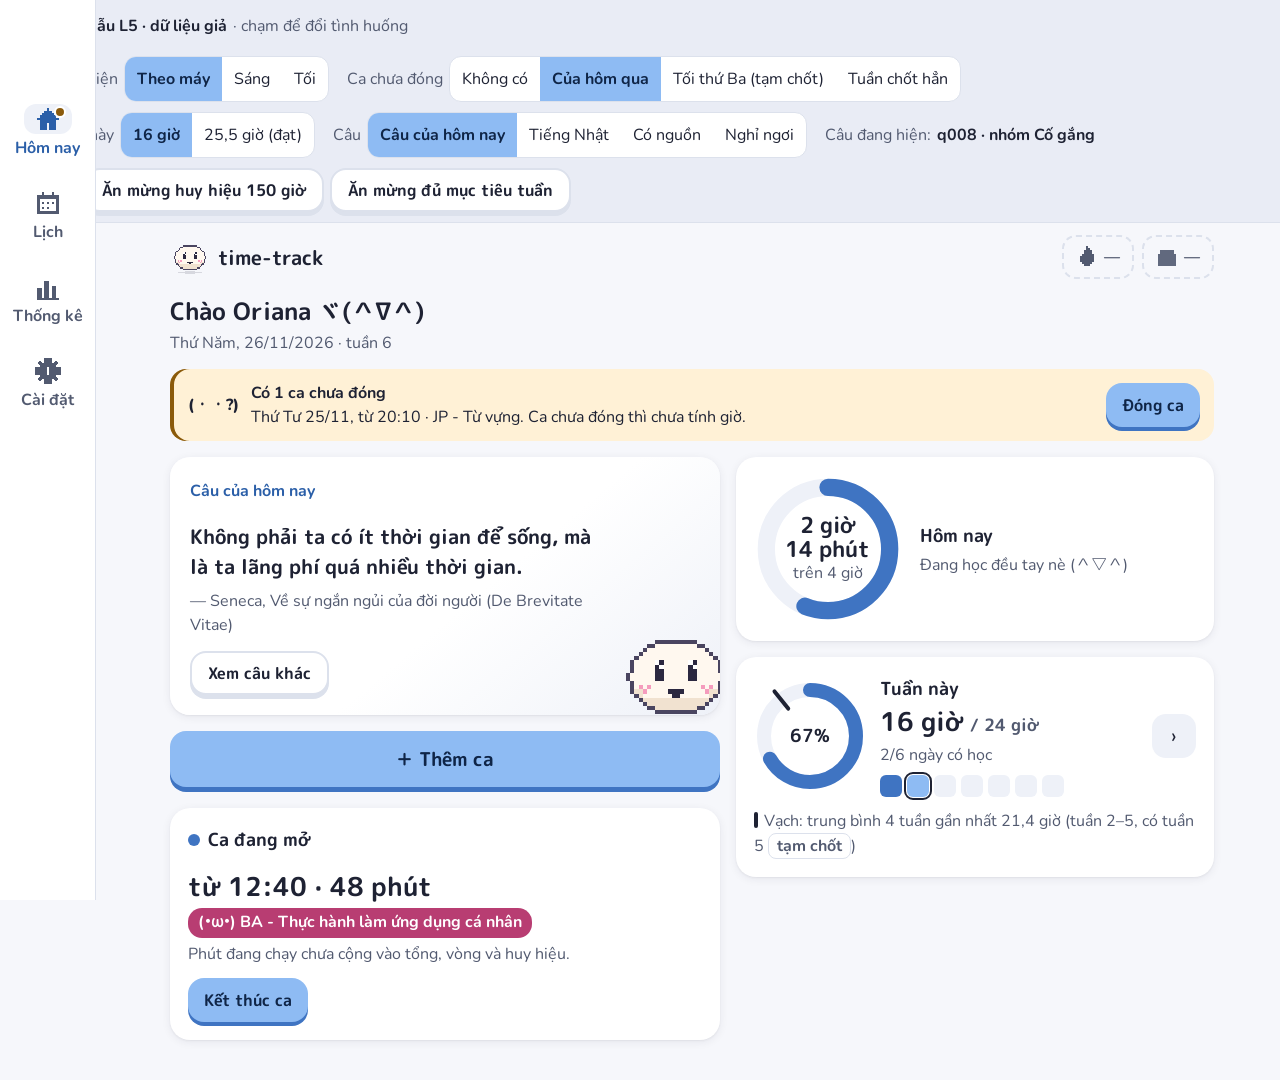
<file: design/vong-l5.html>
<!doctype html>
<html lang="vi">
<meta charset="utf-8">
<meta name="viewport" content="width=device-width, initial-scale=1, viewport-fit=cover">
<title>time-track bản mẫu L5</title>
<meta name="claude:viewport-fit-sides" content="cover">
<link rel="stylesheet" href="../styles.css">
<style>
/* ============================================================
   BẢN MẪU L5 (vòng 1) — Dữ liệu GIẢ, không đọc/ghi Google Sheet.
   Dùng lại styles.css của app thật (màu, phông, thẻ, nút) + vài quy tắc mới ở dưới.
   Câu khích lệ lấy THẬT từ quotes.json bằng src/quotes.js (cách chọn câu sẽ dùng trong app).
   ============================================================ */
/* Phông M PLUS Rounded 1c cắt lại: thêm chữ Hán của 120 câu (cùng phông, OFL 1.1) */
@font-face { font-family: "MPR Bold"; src: url(fonts-l5/mplus-rounded-1c-bold.woff2) format("woff2"); font-weight: 700; font-display: swap; }
@font-face { font-family: "MPR"; src: url(fonts-l5/mplus-rounded-1c-regular.woff2) format("woff2"); font-weight: 400; font-display: swap; }
:root { --proto-bg: #E9ECF5; --badge-lock: #EEF1F8; --gold: #F2C14E; --gold-edge: #A8770C; }
@media (prefers-color-scheme: dark) { :root:not([data-theme="light"]) { --proto-bg: #0D0F15; --badge-lock: #272B3B; --gold: #F2C14E; --gold-edge: #C9932A; } }
:root[data-theme="dark"] { --proto-bg: #0D0F15; --badge-lock: #272B3B; --gold: #F2C14E; --gold-edge: #C9932A; }

/* Thanh điều khiển bản mẫu (không có trong app thật) */
.proto { background: var(--proto-bg); border-bottom: 1px solid var(--border); padding-block: 4px 10px;
  padding-left: max(16px, env(safe-area-inset-left, 0px)); padding-right: max(16px, env(safe-area-inset-right, 0px)); }
.proto summary { max-width: 1180px; margin: 0 auto; cursor: pointer; min-height: 44px; display: flex; align-items: center; gap: 6px; color: var(--text-2); }
.proto b { color: var(--text); }
.proto-in { max-width: 1180px; margin: 8px auto 0; display: flex; flex-wrap: wrap; gap: 10px 18px; align-items: center; color: var(--text-2); }
.proto-in > span { display: flex; flex-wrap: wrap; align-items: center; gap: 6px; }

/* 1. Thanh cảnh báo "ca chưa đóng" (trên cùng trang Hôm nay) */
.alert { display: flex; gap: 12px; align-items: center; flex-wrap: wrap; background: var(--prov-bg); box-shadow: inset 4px 0 0 var(--prov-line);
  border-radius: 16px; padding: 12px 14px 12px 18px; margin: 0 0 16px; }
.alert .kao { font-weight: 800; white-space: nowrap; }
.alert .txt { flex: 1; min-width: 200px; margin: 0; }
.alert .txt b { display: block; }
.tab .ico { position: relative; }
.tab .ndot { position: absolute; top: 2px; right: 6px; width: 12px; height: 12px; border-radius: 50%; background: var(--prov-line); border: 2px solid var(--surface); }

/* 2. Thẻ câu khích lệ: nhiều loại */
.quote .jp { font-size: 30px; }
.quote .vi.only { font-size: 20px; font-family: var(--f-head); line-height: 1.5; }
.quote .by { margin: 8px 0 0; color: var(--text-2); position: relative; z-index: 1; padding-right: 72px; }
.quote .note { margin: 8px 0 0; padding: 8px 12px; border-radius: 12px; background: var(--surface-2); position: relative; z-index: 1; margin-right: 72px; }
.quote .qbar { display: flex; gap: 10px; flex-wrap: wrap; align-items: center; margin-top: 14px; position: relative; z-index: 1; padding-right: 84px; }
.quote .grp { color: var(--text-2); }
.linkbtn { border: 0; background: none; color: var(--accent-text); font-weight: 700; min-height: 44px; padding: 0 4px; cursor: pointer; text-decoration: underline; text-underline-offset: 3px; }

/* 3. Vòng tuần + vạch mốc (trong thẻ "Tuần này") */
.wk { display: grid; grid-template-columns: auto minmax(0, 1fr) auto; gap: 14px; align-items: center; width: 100%; }
.wring { position: relative; width: 112px; height: 112px; }
.wring svg { width: 100%; height: 100%; transform: rotate(-90deg); overflow: visible; }
.wring .track { stroke: var(--surface-2); }
.wring .bar { stroke: var(--ring); transition: stroke-dashoffset 1s cubic-bezier(.3, 1.3, .5, 1); }
.wring .mark { stroke: var(--text); stroke-width: 4; stroke-linecap: round; }
.wring .mid { position: absolute; inset: 0; display: grid; place-content: center; text-align: center; font-family: var(--f-head); font-size: 18px; line-height: 1.15; font-variant-numeric: tabular-nums; }
.wk-txt { min-width: 0; }
.wk-txt p { margin: 2px 0 0; }
.wk-txt .num { font-family: var(--f-head); font-size: 26px; font-variant-numeric: tabular-nums; display: block; }
.wk-txt .num .of { font-size: 17px; color: var(--text-2); white-space: nowrap; }
.wk .days { margin-top: 8px; }
.legend-mark { display: inline-block; width: 4px; height: 16px; background: var(--text); border-radius: 2px; vertical-align: -2px; margin-right: 6px; }

/* 4. Huy hiệu pixel (Thống kê → Thành tích) */
.badges5 { display: grid; grid-template-columns: repeat(5, minmax(0, 1fr)); gap: 8px; }
.bdg { border: 0; background: none; padding: 6px 0 4px; border-radius: 14px; cursor: pointer; color: var(--text); display: grid; justify-items: center; gap: 2px; min-height: 44px; }
.bdg svg { width: 100%; max-width: 56px; height: auto; display: block; }
.bdg b { font-family: var(--f-head); font-size: 17px; line-height: 1.1; font-variant-numeric: tabular-nums; }
.bdg span { color: var(--text-2); line-height: 1.1; }
.bdg.lock b { color: var(--text-2); }
.bdg.new svg { animation: shine 1.2s ease-in-out 2; }
@keyframes shine { 50% { transform: translateY(-6px) scale(1.06); } }
.next { margin: 14px 0 0; display: grid; gap: 6px; }
.next .bar { height: 14px; border-radius: 99px; background: var(--surface-2); overflow: hidden; }
.next .bar i { display: block; height: 100%; background: var(--accent-edge); border-radius: 99px; }
.next .row { display: flex; justify-content: space-between; gap: 8px; flex-wrap: wrap; }

/* 5. Ăn mừng huy hiệu: dùng khung .party của app, thêm huy hiệu ở giữa */
.party .say .bdg-big svg { width: 64px; height: 78px; }
.party .say { flex-direction: column; text-align: center; gap: 6px; }
.party .say .row { display: flex; align-items: center; gap: 10px; }
.party .say small { font-family: var(--f-body); font-size: 17px; color: var(--text-2); }

/* 6. Đóng ca: tấm trượt */
.close-info { background: var(--surface-2); border-radius: 14px; padding: 10px 14px; margin: 10px 0 0; display: grid; gap: 4px; }
.close-info .t { font-family: var(--f-head); font-size: 18px; }
.close-sum { margin: 10px 0 0; font-weight: 700; color: var(--accent-text); }
.close-sum.bad { color: var(--err); }

/* 7. Công tắc thật (Cài đặt) */
.sw { width: 64px; height: 48px; flex: none; border: 0; background: none; cursor: pointer; padding: 0; display: grid; place-items: center; }
.sw .trk { position: relative; width: 56px; height: 34px; border-radius: 99px; border: 2px solid var(--text-2); background: var(--surface-2); }
.sw i { position: absolute; top: 3px; left: 3px; width: 24px; height: 24px; border-radius: 50%; background: var(--text-2); transition: transform .2s; }
.sw[aria-checked="true"] .trk { background: var(--accent-edge); border-color: var(--accent-edge); }
.sw[aria-checked="true"] i { transform: translateX(22px); background: #FFFFFF; }
.sw-wrap { display: flex; align-items: center; gap: 10px; min-height: 44px; }
</style>

<details class="proto" id="proto" open>
  <summary><b>Bản mẫu L5 · dữ liệu giả</b> · chạm để đổi tình huống</summary>
  <div class="proto-in">
    <span>Giao diện <span class="seg" id="p-theme"><button data-v="auto">Theo máy</button><button data-v="light">Sáng</button><button data-v="dark">Tối</button></span></span>
    <span>Ca chưa đóng <span class="seg" id="p-stale"><button data-v="none">Không có</button><button data-v="yday">Của hôm qua</button><button data-v="prov">Tối thứ Ba (tạm chốt)</button><button data-v="final">Tuần chốt hẳn</button></span></span>
    <span>Tuần này <span class="seg" id="p-week"><button data-v="960">16 giờ</button><button data-v="1530">25,5 giờ (đạt)</button></span></span>
    <span>Câu <span class="seg" id="p-quote"><button data-v="day">Câu của hôm nay</button><button data-v="ja">Tiếng Nhật</button><button data-v="src">Có nguồn</button><button data-v="rest">Nghỉ ngơi</button></span></span>
    <span>Câu đang hiện: <b id="q-id"></b></span><span>Thử <button class="btn3d small ghost" type="button" id="p-party-badge">Ăn mừng huy hiệu 150 giờ</button><button class="btn3d small ghost" type="button" id="p-party-week">Ăn mừng đủ mục tiêu tuần</button></span>
  </div>
</details>

<div class="app">
  <header class="topbar">
    <div class="brand"><span id="brand-mochi"></span>time-track</div>
    <div class="stats">
      <button class="pill" type="button" aria-label="Chuỗi ngày học, sắp có (L6)"><svg viewBox="0 0 11 11" class="pixel" aria-hidden="true"><path fill="currentColor" d="M5 0h1v1h1v1h1v2h1v4h-1v1h-1v1H4V9H3V8H2V5h1V4h1V2h1z"/></svg>—</button>
      <button class="pill" type="button" aria-label="Kho ngày nghỉ, sắp có (L6)"><svg viewBox="0 0 11 11" class="pixel" aria-hidden="true"><path fill="currentColor" d="M1 4h9v6H1zM2 2h7v2H2zM5 2h1v8H5z" opacity=".9"/></svg>—</button>
    </div>
  </header>

  <!-- ===== Hôm nay ===== -->
  <div id="pg-today" class="page">
    <div class="hello"><h1>Chào Oriana ヾ(＾∇＾)</h1><p>Thứ Năm, 26/11/2026 · tuần 6</p></div>
    <div id="alert" class="alert" role="status" hidden></div>
    <div class="grid two">
      <div class="grid">
        <section class="card quote" aria-label="Câu khích lệ hôm nay" id="quote">
          <span class="tag" id="q-tag">Câu của hôm nay</span>
          <div id="q-body"></div>
          <div class="qbar"><button class="btn3d small ghost" type="button" id="q-other">Xem câu khác</button><button class="linkbtn" type="button" id="q-back" hidden>Về câu hôm nay</button></div>
          <button class="peek" type="button" id="peek" aria-label="Chạm để nhân vật nhảy"></button>
        </section>
        <div class="add-wrap"><button class="btn3d" type="button">＋ Thêm ca</button></div>
        <section class="card open" aria-label="Ca đang mở">
          <h2><span class="dot"></span>Ca đang mở</h2>
          <div class="open-row"><div><p class="time">từ 12:40 · 48 phút</p><span class="chip c-ba">(•ω•) BA - Thực hành làm ứng dụng cá nhân</span>
            <p class="muted">Phút đang chạy chưa cộng vào tổng, vòng và huy hiệu.</p></div>
            <button class="btn3d small" type="button">Kết thúc ca</button></div>
        </section>
      </div>
      <div class="grid">
        <section class="card ring-card" aria-label="Tiến độ hôm nay">
          <div class="ring"><svg viewBox="0 0 120 120" aria-hidden="true"><circle class="track" cx="60" cy="60" r="50" fill="none" stroke-width="14"/>
            <circle class="bar" cx="60" cy="60" r="50" fill="none" stroke-width="14" stroke-linecap="round" stroke-dasharray="314.16" stroke-dashoffset="138.2"/></svg>
            <span class="mid"><b>2 giờ<br>14 phút</b><span>trên 4 giờ</span></span></div>
          <div class="ring-side"><h2>Hôm nay</h2><p class="muted">Đang học đều tay nè (＾▽＾)</p></div>
        </section>
        <section class="card" aria-label="Tuần này">
          <button class="week" type="button">
            <span class="wk">
              <span class="wring" id="wring"></span>
              <span class="wk-txt">
                <h2>Tuần này</h2>
                <span class="num" id="wk-num"></span>
                <p class="muted" id="wk-days"></p>
                <span class="days" id="wk-cells" aria-hidden="true"></span>
              </span>
              <span class="chev" aria-hidden="true">›</span>
            </span>
          </button>
          <p class="muted" id="wk-mark" style="margin:12px 0 0"></p>
        </section>
      </div>
    </div>
  </div>

  <!-- ===== Thống kê (chỉ thẻ mới của L5) ===== -->
  <div id="pg-stats" class="page" hidden>
    <div class="hello"><h1>Thống kê</h1><p class="muted">Bản mẫu chỉ có thẻ Thành tích mới; các thẻ khác giữ nguyên như app hiện tại.</p></div>
    <div class="grid two">
      <section class="card" aria-label="Thành tích">
        <h2>Thành tích</h2>
        <p class="muted" style="margin:0 0 12px">Tổng từ 21/10/2026: <b id="tot"></b> (chỉ ca đã đóng)</p>
        <div class="badges5" id="badges"></div>
        <div class="next" id="next"></div>
      </section>
      <section class="card" aria-label="Huy hiệu là gì">
        <h2>Huy hiệu đạt khi nào</h2>
        <p style="margin:0">Mỗi mốc giờ tích lũy có 1 huy hiệu: 10, 25, 50, 100, 150, 200, 300, 500, 750 và 1000 giờ. Ngày đạt mốc tính lại từ dữ liệu mỗi lần tải, nên sửa hoặc xóa ca thì ngày đạt mốc đổi theo.</p>
        <p class="muted" style="margin:10px 0 0">Chạm vào một huy hiệu để xem ngày đạt hoặc số giờ còn thiếu.</p>
      </section>
    </div>
  </div>

  <!-- ===== Cài đặt (chỉ phần L5) ===== -->
  <div id="pg-settings" class="page" hidden>
    <div class="hello"><h1>Cài đặt</h1></div>
    <div class="grid two">
      <section class="card set">
        <h2>Câu khích lệ và huy hiệu</h2>
        <div class="set-row"><span id="sw-label">Hiện tiếng Nhật gốc<br><span class="muted">Tắt thì chỉ hiện nghĩa tiếng Việt</span></span>
          <button class="sw" type="button" role="switch" aria-checked="true" aria-labelledby="sw-label" id="sw-jp"><span class="trk"><i></i></span></button></div>
        <div class="set-row"><span>Danh sách câu<br><span class="muted" id="set-quotes"></span></span></div>
        <div class="set-row"><span>Huy hiệu<br><span class="muted" id="set-badges"></span></span></div>
      </section>
      <section class="card set">
        <h2>Mục tiêu</h2>
        <div class="set-row"><span>Mỗi ngày</span><b>4 giờ</b></div>
        <div class="set-row"><span>Mỗi tuần</span><b>6 ngày · 24 giờ</b></div>
        <div class="set-row"><span class="muted">Mục tiêu chỉ dùng để vẽ vòng tiến độ.</span></div>
      </section>
    </div>
  </div>
</div>

<nav class="tabs" aria-label="Các trang">
  <button class="tab" type="button" data-page="today" aria-current="page"><span class="ico"><svg viewBox="0 0 11 11" class="pixel" aria-hidden="true"><path fill="currentColor" d="M5 1h1v1h1v1h1v1h1v1h1v1H9v4H6V7H5v3H2V6H1V5h1V4h1V3h1V2h1z"/></svg><i class="ndot" id="ndot" hidden></i></span>Hôm nay</button>
  <button class="tab" type="button" data-page="cal" disabled><span class="ico"><svg viewBox="0 0 11 11" class="pixel" aria-hidden="true"><path fill="currentColor" d="M1 2h9v8H1zM2 4v5h7V4zM3 5h1v1H3zm2 0h1v1H5zm2 0h1v1H7zM3 7h1v1H3zm2 0h1v1H5zM3 1h1v2H3zm4 0h1v2H7z"/></svg></span>Lịch</button>
  <button class="tab" type="button" data-page="stats"><span class="ico"><svg viewBox="0 0 11 11" class="pixel" aria-hidden="true"><path fill="currentColor" d="M1 6h2v4H1zm3-3h2v7H4zm3 2h2v5H7zM1 10h9v1H1z"/></svg></span>Thống kê</button>
  <button class="tab" type="button" data-page="settings"><span class="ico"><svg viewBox="0 0 11 11" class="pixel" aria-hidden="true"><path fill="currentColor" d="M4 0h3v2h1l1-1 1 1-1 1v1h2v3H9v1l1 1-1 1-1-1H7v2H4V9H3l-1 1-1-1 1-1V7H0V4h2V3L1 2l1-1 1 1h1zm1 4v3h1V4z"/></svg></span>Cài đặt</button>
</nav>

<!-- Tấm đóng ca -->
<dialog class="sheet" id="close-dlg" aria-labelledby="close-title">
  <h2 id="close-title">Đóng ca</h2>
  <div class="close-info" id="close-info"></div>
  <label class="fld" for="close-end">Giờ kết thúc <span class="hint">hh:mm, 24 giờ. Nhỏ hơn giờ bắt đầu thì tính sang hôm sau.</span>
    <input id="close-end" inputmode="numeric" autocomplete="off" placeholder="ví dụ 23:10"></label>
  <p class="close-sum" id="close-sum" aria-live="polite"></p>
  <p class="muted" id="close-rule" style="margin:8px 0 0"></p>
  <div class="actions"><button class="btn3d small ghost" type="button" id="close-cancel">Hủy</button><button class="btn3d small" type="button" id="close-save">Lưu giờ kết thúc</button></div>
</dialog>
<div class="tip" id="tip" hidden></div>

<script type="module">
import { mochiSvg, jump } from '../src/mochi.js';
import { eligible, quoteForDay, otherQuote, displayParts } from '../src/quotes.js';
const $ = id => document.getElementById(id);
const esc = s => String(s).replace(/[&<>"]/g, c => ({ '&': '&amp;', '<': '&lt;', '>': '&gt;', '"': '&quot;' }[c]));
const store = { get(k) { try { return localStorage.getItem(k); } catch { return null; } }, set(k, v) { try { localStorage.setItem(k, v); } catch {} } };

// ---------- Số liệu GIẢ ----------
const N = 36;                       // 26/11/2026 = ngày thứ 36 kể từ 21/10/2026
const FAKE = {
  weekDays: [250, 134, 0, 0, 0, 0, 0], todayIdx: 1,   // thứ Tư -> thứ Ba; hôm nay thứ Năm
  avg4: 1286, avg4Weeks: '2–5',                        // TB 4 tuần đã qua (có tuần 5 tạm chốt)
  totalMin: 7710,                                      // 128 giờ 30 phút
  badgeDates: { 10: '23/10', 25: '27/10', 50: '03/11', 100: '17/11' },
};
const MILESTONES = [10, 25, 50, 100, 150, 200, 300, 500, 750, 1000];
const KAO = { 10: '(・ω・)', 25: '(•ω•)', 50: '(＾▽＾)', 100: 'ヾ(＾∇＾)', 150: '(≧▽≦)', 200: '(≧▽≦)♪', 300: '＼(＾▽＾)／', 500: 'ヽ(＾▽＾)ノ', 750: '＼(≧▽≦)／', 1000: 'ヽ(≧▽≦)ノ♪' };
const fmtHM = m => { const h = Math.floor(m / 60), r = Math.round(m % 60); return h ? (r ? `${h} giờ ${r} phút` : `${h} giờ`) : `${r} phút`; };
const fmtH1 = m => `${(Math.round(m / 6) / 10).toLocaleString('vi-VN')} giờ`;

// ---------- Huy hiệu pixel (thiết kế gốc, vẽ bằng ô vuông 14×17) ----------
// r = dải ruy băng, o = viền, m = mặt huy hiệu (màu theo bậc), h = đốm sáng, s = ngôi sao giữa
const BADGE = [
  '.rrr......rrr.',
  '..rrr....rrr..',
  '...rrr..rrr...',
  '....rrrrrr....',
  '....oooooo....',
  '..oommmmmmoo..',
  '.ohhmmmmmmmmo.',
  '.ohmmmmsmmmmo.',
  'ommmmmsssmmmmo',
  'ommsssssssmmmo',
  'ommmmsssssmmmo',
  'ommmmmsssmmmmo',
  '.ommmssmssmmo.',
  '.ommmsmmmsmmo.',
  '..ommmmmmmmo..',
  '...oommmmoo...',
  '.....oooo.....',
];
const TIER = { 10: 'var(--accent)', 25: 'var(--accent)', 50: 'var(--pink-l)', 100: 'var(--pink-l)', 150: 'var(--a4)', 200: 'var(--a4)', 300: 'var(--a3)', 500: 'var(--a3)', 750: 'var(--gold)', 1000: 'var(--gold)' };
function badgeSvg(h, on) {
  const C = on ? { r: 'var(--pink-d)', o: 'var(--mochi-line)', m: TIER[h], h: '#FFFFFF', s: '#FFFFFF' }
               : { r: 'var(--border)', o: 'var(--grey-cat)', m: 'var(--badge-lock)', h: 'var(--badge-lock)', s: 'var(--border)' };
  let r = '';
  BADGE.forEach((row, y) => [...row].forEach((ch, x) => { if (C[ch]) r += `<rect x="${x}" y="${y}" width="1.02" height="1.02" fill="${C[ch]}"/>`; }));
  return `<svg viewBox="0 0 14 17" class="pixel" aria-hidden="true">${r}</svg>`;
}

// ---------- Câu khích lệ (THẬT: quotes.json + src/quotes.js) ----------
let QUOTES = [], qMode = 'day', other = 0, showJP = store.get('tt-mock-jp') !== '0';
function renderQuote() {
  let q, tag = 'Câu của hôm nay', grp;
  if (other > 0) { q = otherQuote(QUOTES, N, other); tag = 'Câu khác'; grp = 'Khi tuần không như ý'; }
  else if (qMode === 'ja') { q = QUOTES.find(x => x.id === 'q093'); grp = 'Cố gắng'; }
  else if (qMode === 'src') { q = QUOTES.find(x => x.id === 'q112'); grp = 'Nghỉ ngơi'; }
  else if (qMode === 'rest') { q = quoteForDay(QUOTES, 'nghi_ngoi', N); grp = 'Nghỉ ngơi'; }
  else { q = quoteForDay(QUOTES, weekMin >= 1440 ? 'nghi_ngoi' : 'co_gang', N); grp = weekMin >= 1440 ? 'Nghỉ ngơi' : 'Cố gắng'; }
  const d = displayParts(q, { showJapanese: showJP });
  $('q-tag').textContent = tag;
  $('q-body').innerHTML =
    (d.big ? `<p class="jp" lang="ja">${esc(d.big)}</p><p class="vi">${esc(d.vi)}</p>` : `<p class="vi only">${esc(d.vi)}</p>`) +
    (d.author ? `<p class="by">— ${esc(d.author)}</p>` : '') +
    (d.note ? `<details class="by"><summary class="linkbtn" style="padding:0">Chạm để đọc ghi chú</summary><p class="note">${esc(d.note)}</p></details>` : '');
  $('q-back').hidden = other === 0;
  $('q-other').textContent = other ? 'Câu khác nữa' : 'Xem câu khác';
  $('q-id').textContent = `${q.id} · nhóm ${grp}`;
}
$('q-other').addEventListener('click', () => { other++; renderQuote(); jump($('peek')); });
$('q-back').addEventListener('click', () => { other = 0; renderQuote(); });

// ---------- Vòng tuần + vạch mốc ----------
let weekMin = 960;
function renderWeek() {
  const goal = 1440, R = 46, C = 2 * Math.PI * R, p = Math.min(1, weekMin / goal), a = Math.min(1, FAKE.avg4 / goal);
  const ang = a * 2 * Math.PI, x1 = 56 + (R - 11) * Math.cos(ang), y1 = 56 + (R - 11) * Math.sin(ang), x2 = 56 + (R + 11) * Math.cos(ang), y2 = 56 + (R + 11) * Math.sin(ang);
  $('wring').innerHTML = `<svg viewBox="0 0 112 112" aria-hidden="true"><circle class="track" cx="56" cy="56" r="${R}" fill="none" stroke-width="14"/>
    <circle class="bar" cx="56" cy="56" r="${R}" fill="none" stroke-width="14" stroke-linecap="round" stroke-dasharray="${C}" stroke-dashoffset="${C * (1 - p)}"/>
    <line class="mark" x1="${x1}" y1="${y1}" x2="${x2}" y2="${y2}"/></svg><span class="mid">${Math.round(p * 100)}%</span>`;
  const days = FAKE.weekDays.slice(); if (weekMin >= 1440) days.splice(0, 2, 760, 770);
  $('wk-num').innerHTML = `${fmtH1(weekMin)} <span class="of">/ 24 giờ</span>`;
  $('wk-days').textContent = '2/6 ngày có học';
  $('wk-cells').innerHTML = days.map((m, i) => `<i class="${m >= 240 ? 'full' : m > 0 ? 'on' : ''} ${i === FAKE.todayIdx ? 'today' : ''}"></i>`).join('');
  $('wk-mark').innerHTML = `<span class="legend-mark"></span>Vạch: trung bình 4 tuần gần nhất ${fmtH1(FAKE.avg4)} (tuần ${FAKE.avg4Weeks}, có tuần 5 <span class="tagp">tạm chốt</span>)` +
    (weekMin >= 1440 ? '<br>Đủ mục tiêu tuần rồi. Nghỉ ngơi xíu nha (˘ω˘)' : '');
  renderQuote();
}

// ---------- Ca chưa đóng ----------
const STALE = {
  yday:  { date: '25/11', wd: 'Thứ Tư', start: '20:10', topic: 'JP - Từ vựng', status: 'Đang diễn ra', act: 'close', startMin: 20 * 60 + 10, dayNext: '26/11' },
  prov:  { date: '24/11', wd: 'Thứ Ba', start: '22:30', topic: 'JP - Bài tập', status: 'Tạm chốt', act: 'close', startMin: 22 * 60 + 30, dayNext: '25/11' },
  final: { date: '17/11', wd: 'Thứ Ba', start: '21:00', topic: 'JP - Ngữ pháp', status: 'Chốt hẳn', act: 'sheet' },
};
let stale = 'none';
function renderAlert() {
  const s = STALE[stale];
  $('alert').hidden = !s; $('ndot').hidden = !s;
  if (!s) return;
  $('alert').innerHTML = s.act === 'close'
    ? `<span class="kao">(・・?)</span><p class="txt"><b>Có 1 ca chưa đóng</b>${s.wd} ${s.date}, từ ${s.start} · ${esc(s.topic)}. Ca chưa đóng thì chưa tính giờ.${s.status === 'Tạm chốt' ? ' Tuần đó đang <span class="tagp">tạm chốt</span>: chỉ điền được giờ kết thúc.' : ''}</p>
       <button class="btn3d small" type="button" id="alert-close">Đóng ca</button>`
    : `<span class="kao">(・・?)</span><p class="txt"><b>Có 1 ca chưa đóng</b>${s.wd} ${s.date}, từ ${s.start} · ${esc(s.topic)}. Tuần này đã chốt hẳn. Muốn sửa, hãy sửa trực tiếp trên Sheet.</p>
       <a class="btn3d small ghost" href="#" id="alert-sheet">Mở Sheet</a>`;
  $('alert-close')?.addEventListener('click', openClose);
  $('alert-sheet')?.addEventListener('click', e => e.preventDefault());
}
function openClose() {
  const s = STALE[stale];
  $('close-info').innerHTML = `<span class="t">${s.wd} ${s.date} · từ ${s.start}</span><span class="chip c-nn">(＾▽＾) ${esc(s.topic)}</span><span class="muted">Chủ đề, hoạt động, ghi chú giữ nguyên.</span>`;
  $('close-rule').innerHTML = s.status === 'Tạm chốt' ? 'Tuần của ca này đang <span class="tagp">tạm chốt</span>: chỉ điền giờ kết thúc, không sửa trường khác. Tổng tuần đó có thể đổi.' : '';
  $('close-end').value = ''; updateSum();
  $('close-dlg').showModal(); $('close-end').focus();
}
function updateSum() {
  const s = STALE[stale], m = /^(\d{1,2})[:.h](\d{2})$/.exec($('close-end').value.trim());
  const el = $('close-sum');
  el.classList.remove('bad');
  if (!m) { el.textContent = 'Nhập giờ kết thúc thật của ca.'; $('close-save').disabled = true; return; }
  const e = +m[1] * 60 + +m[2];
  if (+m[1] > 23 || +m[2] > 59) { el.textContent = 'Giờ chưa đúng dạng hh:mm.'; el.classList.add('bad'); $('close-save').disabled = true; return; }
  const next = e < s.startMin, dur = e - s.startMin + (next ? 1440 : 0);
  if (dur === 0) { el.textContent = 'Giờ kết thúc trùng giờ bắt đầu (0 phút).'; el.classList.add('bad'); $('close-save').disabled = true; return; }
  el.textContent = `Kết thúc ${m[1].padStart(2, '0')}:${m[2]} ngày ${next ? `${s.dayNext} (hôm sau)` : s.date} · ${fmtHM(dur)}, tính vào ngày ${s.date}.` + (dur > 600 ? ' Ca dài hơn 10 tiếng, kiểm tra lại giờ nhé.' : '');
  $('close-save').disabled = false;
}
$('close-end').addEventListener('input', updateSum);
$('close-cancel').addEventListener('click', () => $('close-dlg').close());
$('close-save').addEventListener('click', () => { $('close-dlg').close(); stale = 'none'; mark('p-stale', 'none'); renderAlert(); });

// ---------- Huy hiệu ----------
function renderBadges(fresh = null) {
  const tot = FAKE.totalMin;
  $('tot').textContent = fmtHM(tot);
  $('badges').innerHTML = MILESTONES.map(h => {
    const on = tot >= h * 60;
    const tip = on ? `${h} giờ · đạt ngày ${FAKE.badgeDates[h] ?? '26/11'}/2026 ${KAO[h]}` : `${h} giờ · còn ${fmtHM(h * 60 - tot)}`;
    return `<button class="bdg ${on ? '' : 'lock'} ${fresh === h ? 'new' : ''}" type="button" data-tip="${esc(tip)}" aria-label="${esc(tip)}">${badgeSvg(h, on)}<b>${h}</b><span>giờ</span></button>`;
  }).join('');
  const nx = MILESTONES.find(h => tot < h * 60), prev = [...MILESTONES].reverse().find(h => tot >= h * 60) ?? 0;
  $('next').innerHTML = nx ? `<div class="row"><b>Mốc tiếp theo: ${nx} giờ</b><span class="muted">còn ${fmtHM(nx * 60 - tot)}</span></div>
    <div class="bar"><i style="width:${((tot - prev * 60) / ((nx - prev) * 60)) * 100}%"></i></div>` : '';
  $('set-badges').textContent = `${MILESTONES.filter(h => tot >= h * 60).length}/10 đã đạt · ăn mừng mỗi mốc 1 lần trên máy này`;
}

// ---------- Ăn mừng (≤ 3 giây, như app; luôn bật theo ý Oriana) ----------
function party(html) {
  const box = document.createElement('div');
  box.className = 'party'; box.setAttribute('aria-hidden', 'true');
  const colors = ['var(--accent)', 'var(--accent-edge)', 'var(--pink-l)', 'var(--pink-d)', '#FFD66B'];
  for (let i = 0; i < 40; i++) {
    const p = document.createElement('i'), a = Math.random() * Math.PI * 2, d = 120 + Math.random() * 260;
    p.style.left = '50%'; p.style.top = '38%'; p.style.background = colors[i % colors.length];
    p.style.setProperty('--dx', `${Math.cos(a) * d}px`); p.style.setProperty('--dy', `${Math.sin(a) * d + 120}px`); p.style.setProperty('--r', `${Math.random() * 540}deg`);
    box.appendChild(p);
  }
  const say = document.createElement('div'); say.className = 'say'; say.innerHTML = html;
  box.appendChild(say); document.body.appendChild(box);
  setTimeout(() => jump(say), 250);
  setTimeout(() => box.remove(), 3000);
}
$('p-party-badge').addEventListener('click', () => {
  FAKE.totalMin = 9010; FAKE.badgeDates[150] = '26/11'; show('stats'); renderBadges(150);
  party(`<span class="row"><span class="bdg-big">${badgeSvg(150, true)}</span>${mochiSvg()}</span><span>150 giờ rồi đó, Oriana! ${KAO[150]}</span><small>Huy hiệu mới · 26/11/2026</small>`);
});
$('p-party-week').addEventListener('click', () => {
  weekMin = 1530; mark('p-week', '1530'); show('today'); renderWeek();
  setTimeout(() => party(`${mochiSvg()}<span>Đủ 24 giờ tuần này rồi! (≧▽≦)♪</span><small>Nghỉ ngơi xíu nha</small>`), 700);
});

// ---------- Cài đặt: công tắc tiếng Nhật ----------
$('sw-jp').setAttribute('aria-checked', String(showJP));
$('sw-jp').addEventListener('click', () => { showJP = !showJP; $('sw-jp').setAttribute('aria-checked', String(showJP)); store.set('tt-mock-jp', showJP ? '1' : '0'); renderQuote(); });

// ---------- Khung bản mẫu: tab, sáng/tối, nút chọn, tooltip ----------
function show(p) {
  document.querySelectorAll('.page').forEach(x => { x.hidden = x.id !== `pg-${p}`; });
  document.querySelectorAll('.tab').forEach(t => t.dataset.page === p ? t.setAttribute('aria-current', 'page') : t.removeAttribute('aria-current'));
}
document.querySelectorAll('.tab').forEach(t => t.addEventListener('click', () => show(t.dataset.page)));
function mark(id, v) { $(id).querySelectorAll('button').forEach(b => b.setAttribute('aria-pressed', String(b.dataset.v === v))); }
function seg(id, v, on) { mark(id, v); $(id).addEventListener('click', e => { const b = e.target.closest('button'); if (!b) return; mark(id, b.dataset.v); on(b.dataset.v); }); }
const theme = v => { if (v === 'auto') delete document.documentElement.dataset.theme; else document.documentElement.dataset.theme = v; };
seg('p-theme', 'auto', theme);
seg('p-stale', 'yday', v => { stale = v; renderAlert(); show('today'); });
seg('p-week', '960', v => { weekMin = +v; renderWeek(); });
seg('p-quote', 'day', v => { qMode = v; other = 0; renderQuote(); });
stale = 'yday';
let tipEl = $('tip');
document.addEventListener('click', e => {
  const t = e.target.closest('[data-tip]');
  if (!t || !t.dataset.tip) { tipEl.hidden = true; return; }
  tipEl.textContent = t.dataset.tip; tipEl.hidden = false;
  const r = t.getBoundingClientRect(), w = Math.min(260, innerWidth - 32);
  tipEl.style.left = `${Math.max(16, Math.min(innerWidth - w - 16, r.left + r.width / 2 - w / 2))}px`;
  tipEl.style.top = `${Math.max(8, r.top - tipEl.offsetHeight - 8)}px`;
});

$('brand-mochi').innerHTML = mochiSvg();
$('peek').innerHTML = mochiSvg();
$('peek').addEventListener('click', e => { e.stopPropagation(); jump($('peek')); });
QUOTES = (await (await fetch('../quotes.json')).json()).quotes;
$('set-quotes').textContent = `${['co_gang', 'nghi_ngoi', 'khong_nhu_y'].map(g => eligible(QUOTES, g).length).reduce((a, b) => a + b, 0)} câu dùng hằng ngày (bỏ 4 câu chưa đủ nguồn) · mỗi ngày 1 câu`;
renderAlert(); renderWeek(); renderBadges();
</script>
</html>
</file>
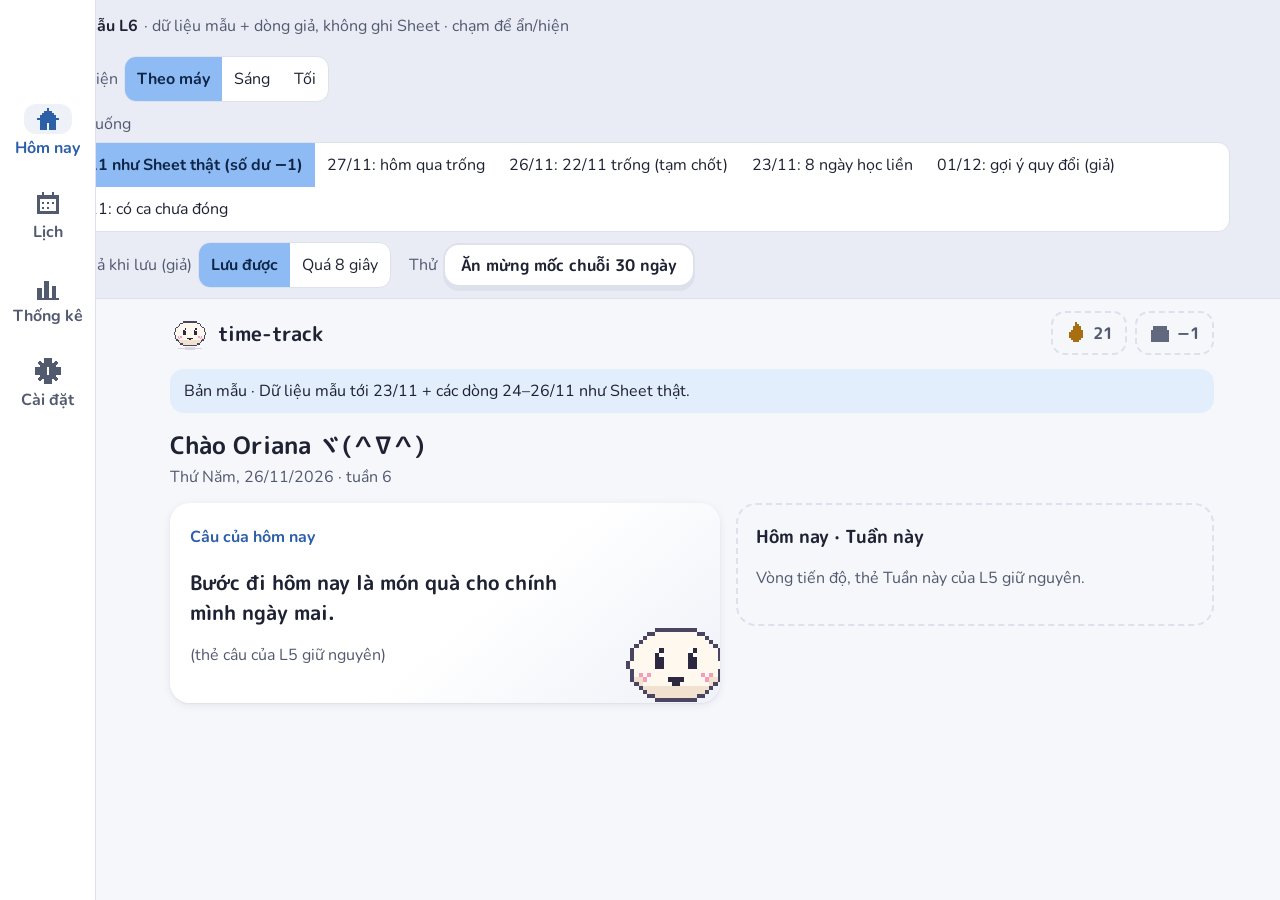
<file: design/vong-l6.html>
<!doctype html>
<html lang="vi">
<meta charset="utf-8">
<meta name="viewport" content="width=device-width, initial-scale=1, viewport-fit=cover">
<title>time-track bản mẫu L6</title>
<link rel="stylesheet" href="../styles.css">
<style>
/* ============================================================
   BẢN MẪU L6 (vòng 1) — ngày nghỉ, tích lũy, quy đổi, chuỗi ngày học.
   Không đọc / ghi Google Sheet. Số liệu = dữ liệu mẫu (test/fixtures, tới 23/11) + vài dòng giả theo từng tình huống,
   tính bằng ĐÚNG hàm của app (src/core.js, src/rest.js, src/streak.js) đã duyệt ở Phần B.
   Dùng lại styles.css của app thật; quy tắc mới ở dưới.
   ============================================================ */
:root { --proto-bg: #E9ECF5; --streak: #A86F12; --streak-on: #F2C14E; --slot-on: #8A90A0; }
@media (prefers-color-scheme: dark) { :root:not([data-theme="light"]) { --proto-bg: #0D0F15; --streak: #E8B661; --streak-on: #F2C14E; } }
:root[data-theme="dark"] { --proto-bg: #0D0F15; --streak: #E8B661; --streak-on: #F2C14E; }

/* Thanh điều khiển bản mẫu (không có trong app thật) */
.proto { background: var(--proto-bg); border-bottom: 1px solid var(--border); padding-block: 4px 10px;
  padding-left: max(16px, env(safe-area-inset-left, 0px)); padding-right: max(16px, env(safe-area-inset-right, 0px)); }
.proto summary { max-width: 1180px; margin: 0 auto; cursor: pointer; min-height: 44px; display: flex; align-items: center; gap: 6px; color: var(--text-2); }
.proto b { color: var(--text); }
.proto-in { max-width: 1180px; margin: 8px auto 0; display: flex; flex-wrap: wrap; gap: 10px 18px; align-items: center; color: var(--text-2); }
.proto-in > span { display: flex; flex-wrap: wrap; align-items: center; gap: 6px; max-width: 100%; }
.proto .seg { flex-wrap: wrap; max-width: 100%; }
.proto .seg button { white-space: normal; text-align: left; }

/* Thanh trên: 2 nút tròn có số */
.pill b { font-family: var(--f-head); font-variant-numeric: tabular-nums; }
.pill .ic-streak { color: var(--streak); }

/* Thanh báo: ngày bỏ lỡ (cùng chỗ thanh "ca chưa đóng" của L5, màu trung tính, không đỏ) */
.alert.soft { background: var(--surface-2); box-shadow: inset 4px 0 0 var(--border); }
.alert .acts { display: flex; gap: 8px; flex-wrap: wrap; }

/* Thẻ nhắc nghỉ + thẻ gợi ý quy đổi */
.note-card { display: flex; gap: 14px; align-items: center; }
.note-card .mo { width: 72px; flex: none; }
.note-card .mo svg { width: 100%; height: auto; display: block; }
.note-card p { margin: 0; }
.note-card .big { font-family: var(--f-head); font-size: 19px; line-height: 1.45; }
.conv .amt { font-family: var(--f-head); font-size: 26px; font-variant-numeric: tabular-nums; }
.conv .row { display: flex; gap: 10px; flex-wrap: wrap; margin-top: 12px; }
.linkbtn { border: 0; background: none; color: var(--accent-text); font-weight: 700; min-height: 44px; padding: 0 4px; cursor: pointer; text-decoration: underline; text-underline-offset: 3px; font-size: 16px; }

/* Tấm chi tiết (chạm nút tròn): chuỗi + ngày nghỉ */
.kpi { display: flex; align-items: baseline; gap: 8px; flex-wrap: wrap; }
.kpi .n { font-family: var(--f-head); font-size: 40px; line-height: 1.1; font-variant-numeric: tabular-nums; }
.kpi .u { font-size: 18px; }
.sub-line { margin: 4px 0 0; color: var(--text-2); }
.mrow { display: grid; grid-template-columns: 84px minmax(0, 1fr); gap: 10px; align-items: center; padding: 10px 0; border-top: 1px solid var(--border); }
.mrow .mk { font-family: var(--f-head); }
.slots { display: flex; flex-wrap: wrap; gap: 6px; }
.slot { width: 32px; height: 32px; border-radius: 9px; border: 2px solid var(--border); display: grid; place-items: center; background: var(--surface); }
.slot.used { background: var(--surface-2); border-color: var(--slot-on); }
.slot.used svg, .slot.over svg { width: 20px; height: 20px; color: var(--text); }
.slot.over { border-style: dashed; border-color: var(--text-2); }
.slot.conv { background: var(--surface); border-color: var(--text-2); }
.slot.conv svg { width: 18px; height: 18px; color: var(--text-2); }
.mtxt { grid-column: 2; margin: 4px 0 0; color: var(--text-2); }
.legend6 { display: flex; flex-wrap: wrap; gap: 6px 14px; margin: 10px 0 0; color: var(--text-2); align-items: center; }
.legend6 .slot { width: 24px; height: 24px; display: inline-grid; vertical-align: middle; margin-right: 4px; }
.legend6 .slot svg { width: 14px; height: 14px; }

/* Mốc chuỗi (5 huy hiệu ngọn lửa pixel, thiết kế gốc) */
.smiles { display: grid; grid-template-columns: repeat(5, minmax(0, 1fr)); gap: 8px; margin-top: 12px; }
.smile { border: 0; background: none; padding: 6px 0 4px; border-radius: 14px; cursor: pointer; color: var(--text); display: grid; justify-items: center; gap: 2px; min-height: 44px; }
.smile svg { width: 100%; max-width: 44px; height: auto; }
.smile b { font-family: var(--f-head); font-size: 17px; line-height: 1.1; }
.smile span { color: var(--text-2); line-height: 1.1; }
.smile.lock b { color: var(--text-2); }
.next6 { margin: 12px 0 0; display: grid; gap: 6px; }
.next6 .bar { height: 14px; border-radius: 99px; background: var(--surface-2); overflow: hidden; }
.next6 .bar i { display: block; height: 100%; background: var(--accent-edge); border-radius: 99px; }
.next6 .row { display: flex; justify-content: space-between; gap: 8px; flex-wrap: wrap; }

/* Heatmap: ký hiệu ngày nghỉ (trăng khuyết) và "chờ đóng ca" (3 chấm) — không chỉ dựa vào màu */
.heat-legend6 { display: flex; flex-wrap: wrap; gap: 6px 14px; align-items: center; color: var(--text-2); margin-top: 8px; }
.heat-legend6 i { display: inline-block; width: 18px; height: 18px; border-radius: 5px; vertical-align: middle; }
.heat-legend6 svg { width: 22px; height: 22px; vertical-align: middle; }

/* Danh sách ngày trong tuần (tab Lịch) */
.drow { display: grid; grid-template-columns: minmax(0, 1fr) auto; gap: 8px 12px; align-items: center; padding: 12px 0; border-top: 1px solid var(--border); }
.drow .d { font-family: var(--f-head); }
.drow .k { color: var(--text-2); margin: 2px 0 0; }
.drow .btns { display: flex; gap: 8px; flex-wrap: wrap; justify-content: flex-end; }
.tool-row { display: flex; gap: 10px; flex-wrap: wrap; }
.tool-row .btn3d { flex: 1 1 180px; }

/* Hộp xác nhận */
.confirm { background: var(--surface-2); border-radius: 14px; padding: 12px 14px; margin: 12px 0 0; }
.confirm b { display: block; font-family: var(--f-head); font-size: 18px; line-height: 1.45; }
.stepper { display: flex; align-items: center; gap: 10px; margin-top: 8px; }
.stepper button { width: 48px; height: 48px; border-radius: 14px; border: 2px solid var(--border); background: var(--surface); color: var(--text); font-size: 22px; font-weight: 800; cursor: pointer; }
.stepper button:disabled { opacity: .45; cursor: not-allowed; }
.stepper output { font-family: var(--f-head); font-size: 26px; min-width: 3ch; text-align: center; font-variant-numeric: tabular-nums; }
.msg6 { margin: 12px 0 0; padding: 10px 14px; border-radius: 14px; background: var(--surface-2); }
.msg6.warn { background: var(--prov-bg); box-shadow: inset 4px 0 0 var(--prov-line); }
.msg6.ok { box-shadow: inset 4px 0 0 var(--accent-edge); }
.pick { display: grid; gap: 8px; margin-top: 8px; }
.pick label { display: flex; gap: 10px; align-items: center; min-height: 48px; padding: 6px 12px; border: 2px solid var(--border); border-radius: 14px; cursor: pointer; font-weight: 700; }
.pick input { width: 22px; height: 22px; accent-color: var(--accent-edge); }
.pick label:has(input:checked) { border-color: var(--accent-edge); background: var(--cur-bg); }

/* Ăn mừng mốc chuỗi */
.party .say .row { display: flex; align-items: center; gap: 10px; }
.party .say .fl svg { width: 52px; height: 64px; }
</style>

<details class="proto" id="proto" open>
  <summary><b>Bản mẫu L6</b> · dữ liệu mẫu + dòng giả, không ghi Sheet · chạm để ẩn/hiện</summary>
  <div class="proto-in">
    <span>Giao diện <span class="seg" id="p-theme"><button data-v="auto">Theo máy</button><button data-v="light">Sáng</button><button data-v="dark">Tối</button></span></span>
    <span>Tình huống <span class="seg" id="p-scn">
      <button data-v="now">26/11 như Sheet thật (số dư −1)</button>
      <button data-v="missY">27/11: hôm qua trống</button>
      <button data-v="missP">26/11: 22/11 trống (tạm chốt)</button>
      <button data-v="seven">23/11: 8 ngày học liền</button>
      <button data-v="conv">01/12: gợi ý quy đổi (giả)</button>
      <button data-v="pend">26/11: có ca chưa đóng</button></span></span>
    <span>Kết quả khi lưu (giả) <span class="seg" id="p-res"><button data-v="ok">Lưu được</button><button data-v="timeout">Quá 8 giây</button></span></span>
    <span>Thử <button class="btn3d small ghost" type="button" id="p-party">Ăn mừng mốc chuỗi 30 ngày</button></span>
  </div>
</details>

<div class="app">
  <header class="topbar">
    <div class="brand"><span id="brand-mochi"></span>time-track</div>
    <div class="stats">
      <button class="pill" type="button" id="pill-streak"></button>
      <button class="pill" type="button" id="pill-rest"></button>
    </div>
  </header>
  <p class="notice" id="notice"></p>

  <!-- ===== Hôm nay ===== -->
  <div id="pg-today" class="page">
    <div class="hello"><h1>Chào Oriana ヾ(＾∇＾)</h1><p id="today-line"></p></div>
    <div id="alert" class="alert" role="status" hidden></div>
    <div class="grid two">
      <div class="grid">
        <section class="card conv" id="conv-card" hidden></section>
        <section class="card note-card" id="remind-card" hidden></section>
        <section class="card quote" aria-label="Câu khích lệ hôm nay">
          <span class="tag">Câu của hôm nay</span>
          <p class="vi only">Bước đi hôm nay là món quà cho chính mình ngày mai.</p>
          <p class="muted" style="position:relative;z-index:1">(thẻ câu của L5 giữ nguyên)</p>
          <span class="peek" id="peek"></span>
        </section>
      </div>
      <div class="grid">
        <section class="card soon"><h2>Hôm nay · Tuần này</h2><p class="muted">Vòng tiến độ, thẻ Tuần này của L5 giữ nguyên.</p></section>
      </div>
    </div>
  </div>

  <!-- ===== Lịch ===== -->
  <div id="pg-cal" class="page" hidden>
    <div class="hello"><h1>Lịch</h1><p>Chạm một ô để xem tuần đó</p></div>
    <div class="grid two cal-grid">
      <section class="card">
        <div class="chart" id="cal-heat"></div>
        <div class="heat-legend6" id="heat-legend"></div>
      </section>
      <section class="card week-card">
        <div class="week-nav">
          <button class="navbtn" type="button" id="cal-prev" aria-label="Tuần trước">‹</button>
          <div class="week-title"><b id="cal-wtitle"></b><span id="cal-wrange" class="muted"></span></div>
          <button class="navbtn" type="button" id="cal-next" aria-label="Tuần sau">›</button>
        </div>
        <div class="tool-row" style="margin-top:12px"><button class="btn3d" type="button" disabled>＋ Thêm ca</button><button class="btn3d ghost" type="button" id="mark-btn">Đánh dấu ngày nghỉ</button></div>
        <p class="why muted" id="mark-why" hidden></p>
        <div id="day-list" style="margin-top:8px"></div>
      </section>
    </div>
  </div>

  <!-- ===== Cài đặt ===== -->
  <div id="pg-settings" class="page" hidden>
    <div class="hello"><h1>Cài đặt</h1></div>
    <div class="grid two">
      <section class="card set">
        <h2>Ngày nghỉ và tích lũy</h2>
        <div class="set-row"><span>Số dư ngày nghỉ</span><b id="set-bal"></b></div>
        <div class="set-row"><span>Đã quy đổi</span><b id="set-conv"></b></div>
        <div class="set-row"><span>Hạn mức<br><span class="muted" id="set-quota"></span></span></div>
        <div class="set-row"><span id="lb-remind">Nhắc nghỉ sau 7 ngày học liền<br><span class="muted">Một câu nhẹ ở trang Hôm nay</span></span>
          <button class="sw" type="button" role="switch" aria-checked="true" aria-labelledby="lb-remind" id="sw-remind"><span class="trk"><i></i></span></button></div>
        <div class="set-row"><span id="lb-miss">Báo ngày chưa có ca<br><span class="muted">Chỉ những ngày còn ghi bù được</span></span>
          <button class="sw" type="button" role="switch" aria-checked="true" aria-labelledby="lb-miss" id="sw-miss"><span class="trk"><i></i></span></button></div>
        <div class="set-row"><span class="muted">Số tiền chỉ để ghi nhận. App không chuyển tiền, không kết nối ngân hàng.</span></div>
      </section>
      <section class="card set">
        <h2>Chuỗi ngày học</h2>
        <div class="set-row"><span>Chuỗi hiện tại</span><b id="set-cur"></b></div>
        <div class="set-row"><span>Dài nhất</span><b id="set-long"></b></div>
        <div class="set-row"><span>Mốc chuỗi<br><span class="muted" id="set-miles"></span></span></div>
        <div class="set-row"><span>Sửa chuỗi<br><span class="muted">Ghi bù ca đã học, hoặc đánh dấu nghỉ cho ngày trống, trong tuần đang diễn ra và tuần tạm chốt</span></span></div>
      </section>
      <section class="card set soon">
        <h2>Bấm giờ học <span class="later">L7</span></h2>
        <div class="set-row"><span>Nút Bắt đầu / Kết thúc</span><b class="muted">—</b></div>
      </section>
    </div>
  </div>
</div>

<nav class="tabs" aria-label="Các trang">
  <button class="tab" type="button" data-page="today" aria-current="page"><span class="ico"><svg viewBox="0 0 11 11" class="pixel" aria-hidden="true"><path fill="currentColor" d="M5 1h1v1h1v1h1v1h1v1h1v1H9v4H6V7H5v3H2V6H1V5h1V4h1V3h1V2h1z"/></svg></span>Hôm nay</button>
  <button class="tab" type="button" data-page="cal"><span class="ico"><svg viewBox="0 0 11 11" class="pixel" aria-hidden="true"><path fill="currentColor" d="M1 2h9v8H1zM2 4v5h7V4zM3 5h1v1H3zm2 0h1v1H5zm2 0h1v1H7zM3 7h1v1H3zm2 0h1v1H5zM3 1h1v2H3zm4 0h1v2H7z"/></svg></span>Lịch</button>
  <button class="tab" type="button" data-page="stats" disabled><span class="ico"><svg viewBox="0 0 11 11" class="pixel" aria-hidden="true"><path fill="currentColor" d="M1 6h2v4H1zm3-3h2v7H4zm3 2h2v5H7zM1 10h9v1H1z"/></svg></span>Thống kê</button>
  <button class="tab" type="button" data-page="settings"><span class="ico"><svg viewBox="0 0 11 11" class="pixel" aria-hidden="true"><path fill="currentColor" d="M4 0h3v2h1l1-1 1 1-1 1v1h2v3H9v1l1 1-1 1-1-1H7v2H4V9H3l-1 1-1-1 1-1V7H0V4h2V3L1 2l1-1 1 1h1zm1 4v3h1V4z"/></svg></span>Cài đặt</button>
</nav>

<!-- Tấm chi tiết: chuỗi + ngày nghỉ -->
<dialog class="sheet" id="detail" aria-labelledby="detail-title">
  <h2 id="detail-title">Chuỗi và ngày nghỉ</h2>
  <div id="detail-body"></div>
  <div class="sheet-actions"><button class="btn3d small ghost" type="button" id="detail-close">Đóng</button></div>
</dialog>

<!-- Hộp đánh dấu ngày nghỉ -->
<dialog class="sheet" id="mark-dlg" aria-labelledby="mark-title">
  <h2 id="mark-title">Đánh dấu ngày nghỉ</h2>
  <div class="state-strip" id="mark-strip"></div>
  <label class="fld" for="mark-date">Ngày <span class="hint">dd/mm/yyyy</span><input id="mark-date" inputmode="numeric" autocomplete="off"></label>
  <div class="fld" role="radiogroup" aria-label="Loại ngày nghỉ">Loại
    <div class="pick"><label><input type="radio" name="kind" value="Nghỉ ngơi" checked> Nghỉ ngơi</label>
      <label><input type="radio" name="kind" value="Bận đi làm, không học, có ôn tập ngắn"> Bận đi làm, không học, có ôn tập ngắn</label></div></div>
  <div class="confirm" id="mark-confirm"></div>
  <ul class="errors" id="mark-err"></ul>
  <div id="mark-msg"></div>
  <div class="actions"><button class="btn3d small ghost" type="button" id="mark-cancel">Hủy</button><button class="btn3d small" type="button" id="mark-save">Ghi ngày nghỉ</button></div>
</dialog>

<!-- Hộp quy đổi -->
<dialog class="sheet" id="conv-dlg" aria-labelledby="conv-title">
  <h2 id="conv-title">Quy đổi ngày nghỉ</h2>
  <p class="muted" id="conv-sub" style="margin:0"></p>
  <div class="fld">Số ngày quy đổi
    <div class="stepper"><button type="button" id="st-minus" aria-label="Bớt 1 ngày">−</button><output id="st-val" aria-live="polite"></output><button type="button" id="st-plus" aria-label="Thêm 1 ngày">＋</button></div></div>
  <label class="fld" for="conv-note">Ghi chú <span class="hint">không bắt buộc</span><input id="conv-note" autocomplete="off" placeholder="ví dụ: bỏ ống heo"></label>
  <div class="confirm" id="conv-confirm"></div>
  <div id="conv-msg"></div>
  <div class="actions"><button class="btn3d small ghost" type="button" id="conv-cancel">Hủy</button><button class="btn3d small" type="button" id="conv-save">Ghi nhận</button></div>
</dialog>
<div class="tip" id="tip" hidden></div>

<script type="module">
import { buildModel, serialFromYMD as D, fmtDate, weekNo, weekStart, weekEnd, weekday, WEEKDAY_NAMES, WEEK_STATUS, weekStatus, BUSY_TOPIC } from '../src/core.js';
import { restSummary, conversionSuggestion, canMarkRest, fmtVnd, DEFAULT_SETTINGS as S } from '../src/rest.js';
import { DAY, classifyDays, streaks, restReminder, missedToFix, STREAK_MILESTONES, streakMilestonesReached } from '../src/streak.js';
import { mochiSvg, jump } from '../src/mochi.js';
import { fmtHM, fmtDayShort } from '../src/format.js';
import { esc, W } from '../src/ui-charts.js';
const $ = id => document.getElementById(id);
const H = (h, m = 0) => (h * 60 + m) / 1440;

// ---------- Ký hiệu pixel (thiết kế gốc) ----------
// Trăng khuyết 11×11: ô nằm trong hình tròn lớn nhưng ngoài hình tròn nhỏ lệch phải-trên
const MOON_RECTS = (() => { let r = ''; for (let y = 0; y < 11; y++) for (let x = 0; x < 11; x++) {
  const a = (x + .5 - 5.5) ** 2 + (y + .5 - 5.5) ** 2 <= 5.3 ** 2, b = (x + .5 - 8) ** 2 + (y + .5 - 3.6) ** 2 <= 4.6 ** 2;
  if (a && !b) r += `<rect x="${x}" y="${y}" width="1.02" height="1.02" fill="currentColor"/>`; } return r; })();
const MOON = `<svg viewBox="0 0 11 11" class="pixel" aria-hidden="true">${MOON_RECTS}</svg>`;
const COIN = '<svg viewBox="0 0 11 11" class="pixel" aria-hidden="true"><path fill="currentColor" d="M3 1h5v1h1v1h1v5H9v1H8v1H3V9H2V8H1V3h1V2h1zm0 2v5h5V3zm2 1h1v3H5z"/></svg>';
const FLAME = '<svg viewBox="0 0 11 11" class="pixel" aria-hidden="true"><path fill="currentColor" d="M5 0h1v1h1v1h1v2h1v4h-1v1h-1v1H4V9H3V8H2V5h1V4h1V2h1z"/></svg>';
const BOX = '<svg viewBox="0 0 11 11" class="pixel" aria-hidden="true"><path fill="currentColor" d="M1 4h9v6H1zM2 2h7v2H2zM5 2h1v8H5z" opacity=".9"/></svg>';
// Huy hiệu ngọn lửa 11×14 cho mốc chuỗi: o viền, f lửa, y lõi sáng
const FL = ['....o......', '...ofo..o..', '...offo.ofo', '..offfoofo.', '..offffffo.', '.offfyfffo.', '.offfyyffo.', 'offfyyyfffo', 'offyyyyyffo', 'offyyyyyffo', 'offyyyyyffo', '.offyyyffo.', '..offfffo..', '...ooooo...'];
function flameBadge(on) {
  const C = on ? { o: 'var(--mochi-line)', f: 'var(--streak)', y: 'var(--streak-on)' } : { o: 'var(--grey-cat)', f: 'var(--surface-2)', y: 'var(--border)' };
  let r = '';
  FL.forEach((row, y) => [...row].forEach((ch, x) => { if (C[ch]) r += `<rect x="${x}" y="${y}" width="1.02" height="1.02" fill="${C[ch]}"/>`; }));
  return `<svg viewBox="0 0 11 14" class="pixel" aria-hidden="true">${r}</svg>`;
}

// ---------- Tình huống: dữ liệu mẫu (tới 23/11) + dòng giả ----------
let FX = null;
const BA = 'BA - Thực hành làm ứng dụng cá nhân';
const real24to26 = [[D(2026, 11, 24), null, null, BUSY_TOPIC, null, null], [D(2026, 11, 25), H(8, 40), H(11, 15), BA, 'Nhờ AI', ''], [D(2026, 11, 25), H(14, 15), H(15, 50), 'JP - Bài tập', 'Ôn tập', ''],
  [D(2026, 11, 26), H(7, 35), H(11, 30), BA, 'Nhờ AI', ''], [D(2026, 11, 26), H(12, 40), H(14, 5), BA, 'Nhờ AI', '']];
const SCN = {
  now:   { today: D(2026, 11, 26), nowMin: 14 * 60 + 40, extra: real24to26, label: 'Dữ liệu mẫu tới 23/11 + các dòng 24–26/11 như Sheet thật.' },
  missY: { today: D(2026, 11, 27), nowMin: 9 * 60, extra: real24to26.filter(r => r[0] !== D(2026, 11, 26)), label: 'Giả: hôm nay 27/11 09:00, ngày 26/11 không có dòng nào.' },
  missP: { today: D(2026, 11, 26), nowMin: 14 * 60 + 40, extra: real24to26, drop: [D(2026, 11, 22)], label: 'Giả: bỏ các ca 22/11 (tuần 5, tạm chốt).' },
  seven: { today: D(2026, 11, 23), nowMin: 20 * 60, extra: [], label: 'Dữ liệu mẫu tới 23/11: 16–23/11 là 8 ngày học liền.' },
  conv:  { today: D(2026, 12, 1), nowMin: 7 * 60, extra: [...real24to26.filter(r => r[3] !== BUSY_TOPIC),
           ...[24, 27, 28, 29, 30].map(d => [D(2026, 11, d), H(9), H(11), 'JP - Từ vựng', 'Lý thuyết', ''])], toStudy: [D(2026, 11, 8), D(2026, 11, 15)],
           label: 'Giả: hôm nay 01/12 07:00; tháng 11 chỉ nghỉ 06 và 07/11 (2/4 ngày) để thấy gợi ý quy đổi.' },
  pend:  { today: D(2026, 11, 26), nowMin: 14 * 60 + 40, extra: [...real24to26.filter(r => r[0] !== D(2026, 11, 25)), [D(2026, 11, 25), H(20, 10), null, 'JP - Từ vựng', 'Lý thuyết', '']], label: 'Giả: 25/11 chỉ có 1 ca chưa đóng.' },
};
let scn = 'now', M = null, sel = null;
const settingsOn = { remind: true, miss: true };
function build() {
  const sc = SCN[scn];
  let rows = FX.caHoc.filter(r => !(sc.drop ?? []).includes(r.cells[0]));
  if (sc.toStudy) rows = rows.map(r => sc.toStudy.includes(r.cells[0]) ? { ...r, cells: [r.cells[0], H(9), H(10), 'JP - Từ vựng', 'Ôn tập', ''] } : r);
  let n = 900;
  const caRows = [...rows, ...sc.extra.map(c => ({ rowNumber: n++, cells: c }))];
  const m = buildModel({ caRows, cdRows: FX.chuDe, source: 'values', today: sc.today });
  m.today = sc.today; m.nowMin = sc.nowMin;
  m.days = classifyDays(m.stats, sc.nowMin);
  m.streak = streaks(m.days);
  m.rest = restSummary(m.sessions, [], sc.today, S);
  m.conv = conversionSuggestion(m.rest, sc.today, sc.nowMin, S);
  m.remind = restReminder(m.days);
  m.missed = missedToFix(m.days, sc.today);
  M = m; sel = weekNo(sc.today);
  $('notice').textContent = `Bản mẫu · ${sc.label}`;
  render();
}

// ---------- Định dạng ----------
const fmtBal = b => (b < 0 ? `−${Math.abs(b)}` : String(b));
const dayLabel = d => `${WEEKDAY_NAMES[weekday(d)]} ${fmtDayShort(d)}`;
const kindText = { [DAY.STUDY]: 'Ngày học', [DAY.REST]: 'Ngày nghỉ', [DAY.PENDING]: 'Chờ đóng ca', [DAY.NOT_YET]: 'Hôm nay chưa có ca', [DAY.MISSED]: 'Chưa có ca nào' };
const REMIND = [
  '7 ngày học liền rồi đó (˘ω˘) Mai nghỉ một ngày cũng được nha.',
  'Chăm quá trời! Nhớ chừa một ngày cho mình thở nhé.',
  'Học đều 7 ngày rồi. Nghỉ cũng là một phần của học đó (・ω・)',
];

function render() {
  const t = M.today, { streak: st, rest: r } = M;
  $('today-line').textContent = `${WEEKDAY_NAMES[weekday(t)]}, ${fmtDate(t)} · tuần ${weekNo(t)}`;
  // Nút tròn góc trên
  $('pill-streak').innerHTML = `<span class="ic-streak">${FLAME}</span><b>${st.current}</b>`;
  $('pill-streak').setAttribute('aria-label', `Chuỗi ${st.current} ngày học. Chạm để xem chi tiết`);
  $('pill-rest').innerHTML = `${BOX}<b>${fmtBal(r.balance)}</b>`;
  $('pill-rest').setAttribute('aria-label', `Số dư ngày nghỉ ${fmtBal(r.balance)} ngày. Chạm để xem chi tiết`);

  // Thanh báo ngày bỏ lỡ (ngày gần nhất còn sửa được)
  const miss = settingsOn.miss ? M.missed.at(-1) : null;
  $('alert').hidden = !miss;
  if (miss) {
    $('alert').className = 'alert soft';
    const yday = miss.date === t - 1, more = M.missed.length > 1 ? ` Còn ${M.missed.length - 1} ngày khác như vậy, xem ở tab Lịch.` : '';
    $('alert').innerHTML = `<span class="kao">(・ω・)</span><p class="txt"><b>${yday ? 'Hôm qua' : dayLabel(miss.date)} chưa có ca nào.</b>Muốn ghi bù ca hoặc đánh dấu nghỉ không?${miss.offset ? ' Tuần đó đang <span class="tagp">tạm chốt</span>: ghi vào sẽ có nhãn [OFFSET].' : ''}${more}</p>
      <span class="acts"><button class="btn3d small ghost" type="button" data-fix-add="${miss.date}">Ghi bù ca</button><button class="btn3d small" type="button" data-fix-rest="${miss.date}">Đánh dấu nghỉ</button></span>`;
  }

  // Thẻ gợi ý quy đổi
  $('conv-card').hidden = !M.conv;
  if (M.conv) {
    const c = M.conv;
    $('conv-card').innerHTML = `<h2>Tháng ${c.m}/${c.y} còn ${c.unused} ngày nghỉ chưa dùng</h2>
      <p class="muted" style="margin:0">Có thể quy đổi tối đa ${c.days} ngày, mỗi ngày ${fmtVnd(S.moneyPerRestDay)}. Phần chưa quy đổi vẫn giữ lại, cộng dồn sang tháng sau.</p>
      <p class="amt" style="margin:10px 0 0">${fmtVnd(c.amount)}</p>
      <div class="row"><button class="btn3d small" type="button" id="conv-open">Quy đổi…</button><button class="btn3d small ghost" type="button" id="conv-later">Để sau</button></div>`;
    $('conv-open').addEventListener('click', openConv);
    $('conv-later').addEventListener('click', () => { $('conv-card').hidden = true; });
  }

  // Thẻ nhắc nghỉ (xoay vòng 3 câu theo ngày)
  const showRemind = settingsOn.remind && M.remind.show;
  $('remind-card').hidden = !showRemind;
  if (showRemind) $('remind-card').innerHTML = `<span class="mo">${mochiSvg()}</span><div><p class="big">${esc(REMIND[t % REMIND.length])}</p><p class="muted">${M.remind.count} ngày học liền · tắt được ở Cài đặt</p></div>`;

  // Cài đặt
  $('set-bal').textContent = `${fmtBal(r.balance)} ngày`;
  $('set-conv').textContent = `${r.converted} ngày · ${fmtVnd(r.converted * S.moneyPerRestDay)}`;
  $('set-quota').textContent = `${S.restQuotaPerMonth} ngày mỗi tháng từ ${fmtDate(S.restAccrualStart)} · ${fmtVnd(S.moneyPerRestDay)}/ngày · đọc từ tab Cài đặt của Sheet`;
  $('set-cur').textContent = `${st.current} ngày học`;
  $('set-long').textContent = `${st.longest} ngày học`;
  $('set-miles').textContent = `${streakMilestonesReached(st.longest).length}/${STREAK_MILESTONES.length} mốc đã đạt (${STREAK_MILESTONES.join(', ')} ngày) · mỗi mốc ăn mừng 1 lần trên máy này`;
  renderCal();
  if ($('detail').open) renderDetail();
}

// ---------- Tấm chi tiết ----------
function renderDetail() {
  const { streak: st, rest: r } = M;
  const miles = STREAK_MILESTONES.map(m => `<button class="smile ${st.longest >= m ? '' : 'lock'}" type="button" data-tip="${st.longest >= m ? `${m} ngày học liền · đã đạt` : `${m} ngày học liền · chuỗi hiện tại cần thêm ${m - st.current} ngày`}">${flameBadge(st.longest >= m)}<b>${m}</b><span>ngày</span></button>`).join('');
  const nx = STREAK_MILESTONES.find(m => m > st.longest); // mốc chưa từng đạt
  const months = r.months.map(mo => {
    const used = mo.dates.length, over = Math.max(0, used - mo.quota);
    const slots = Array.from({ length: Math.max(mo.quota, used) }, (_, i) => i < Math.min(used, mo.quota) ? `<span class="slot used" data-tip="${fmtDate(mo.dates[i])}">${MOON}</span>`
      : i < mo.quota ? `<span class="slot" aria-hidden="true"></span>` : `<span class="slot over" data-tip="${fmtDate(mo.dates[i])} · dùng trước">${MOON}</span>`).join('') +
      Array.from({ length: mo.converted }, () => `<span class="slot conv">${COIN}</span>`).join('');
    return `<div class="mrow"><span class="mk">${String(mo.m).padStart(2, '0')}/${mo.y}</span><span class="slots" aria-label="Tháng ${mo.m}: dùng ${used} trên ${mo.quota} ngày">${slots}</span>
      <p class="mtxt">Dùng ${used}/${mo.quota} ngày${used ? ` (${mo.dates.map(fmtDayShort).join(', ')})` : ''}${over ? ` · dùng trước ${over} ngày của tháng sau` : ''}${mo.converted ? ` · đã quy đổi ${mo.converted}` : ''}</p></div>`;
  }).join('');
  $('detail-body').innerHTML = `
    <section><h3 style="margin:0 0 4px">Chuỗi ngày học</h3>
      <div class="kpi"><span class="n">${st.current}</span><span class="u">ngày học</span></div>
      <p class="sub-line">${st.current ? `Từ ${fmtDate(st.currentFrom)}` : 'Bắt đầu lại từ hôm nay nhé (＾▽＾)'} · dài nhất ${st.longest} ngày${st.longestFrom ? ` (${fmtDayShort(st.longestFrom)}–${fmtDate(st.longestTo)})` : ''}</p>
      <p class="sub-line">Ngày nghỉ không cộng vào chuỗi và cũng không làm đứt chuỗi.</p>
      <div class="smiles">${miles}</div>
      ${nx ? `<div class="next6"><div class="row"><b>Mốc mới tiếp theo: ${nx} ngày</b><span class="muted">chuỗi hiện tại cần thêm ${nx - st.current} ngày học</span></div><div class="bar" role="img" aria-label="${st.current} trên ${nx} ngày"><i style="width:${(st.current / nx) * 100}%"></i></div></div>` : ''}
    </section>
    <section style="margin-top:20px"><h3 style="margin:0 0 4px">Ngày nghỉ</h3>
      <div class="kpi"><span class="n">${fmtBal(r.balance)}</span><span class="u">ngày còn lại</span></div>
      <p class="sub-line">${r.balance < 0 ? `Đã dùng trước ${Math.abs(r.balance)} ngày. Mỗi tháng mới cộng thêm ${S.restQuotaPerMonth} ngày.` : `Mỗi tháng ${S.restQuotaPerMonth} ngày, ngày chưa dùng cộng dồn sang tháng sau.`}</p>
      ${months}
      <div class="mrow"><span class="mk">Quy đổi</span><span>${r.converted} ngày · ${fmtVnd(r.converted * S.moneyPerRestDay)}</span></div>
      <div class="legend6"><span><span class="slot used">${MOON}</span>đã nghỉ</span><span><span class="slot"></span>còn trống</span><span><span class="slot over">${MOON}</span>dùng trước</span><span><span class="slot conv">${COIN}</span>đã quy đổi</span></div>
    </section>`;
}
const openDetail = () => { renderDetail(); $('detail').showModal(); };
$('pill-streak').addEventListener('click', openDetail);
$('pill-rest').addEventListener('click', openDetail);
$('detail-close').addEventListener('click', () => $('detail').close());

// ---------- Lịch: heatmap có ký hiệu ngày nghỉ + danh sách ngày ----------
const HEAT = [[0], [59], [119], [179], [239], [Infinity]];
const level = v => HEAT.findIndex(([mx]) => v <= mx);
function renderCal() {
  const cur = weekNo(M.today), el = $('cal-heat');
  const n = Math.max(4, Math.min(cur, Math.floor((W(el) - 40) / 44)));
  const end = sel >= cur - n + 1 ? cur : sel + n - 1, start = Math.max(1, end - n + 1);
  const kinds = new Map(M.days.map(d => [d.date, d.kind]));
  const lab = 40, w = W(el), cols = end - start + 1, cell = Math.min(52, Math.max(44, Math.floor((w - lab) / cols))), Hh = 26 + cell * 7;
  let s = `<svg viewBox="0 0 ${lab + cell * cols} ${Hh}" style="max-width:${lab + cell * cols}px" role="img" aria-label="Lịch học theo ngày">`;
  for (let wk = start; wk <= end; wk++) {
    const i = wk - start, isSel = wk === sel;
    if (isSel) s += `<rect x="${lab + i * cell}" y="22" width="${cell}" height="${cell * 7 + 4}" rx="10" fill="var(--surface-2)"/>`;
    s += `<text x="${lab + i * cell + cell / 2}" y="16" text-anchor="middle" style="${isSel ? 'fill:var(--text);font-weight:800' : ''}">T${wk}</text>`;
    for (let r = 0; r < 7; r++) {
      const d = weekStart(wk) + r, x = lab + i * cell, y = 26 + r * cell, k = kinds.get(d), min = M.stats.days[d]?.min ?? 0;
      if (d > M.today) { s += `<rect x="${x + 4}" y="${y + 4}" width="${cell - 8}" height="${cell - 8}" rx="6" fill="none" stroke="var(--border)" stroke-dasharray="3 3"/>`; continue; }
      const tip = [`${WEEKDAY_NAMES[weekday(d)]}, ${fmtDate(d)}`, `${fmtHM(min)} · ${kindText[k]}`, k === DAY.MISSED && M.missed.some(m => m.date === d) ? 'Có thể ghi bù ca hoặc đánh dấu nghỉ' : ''].filter(Boolean).join('\n');
      s += `<g class="mk calcell" tabindex="0" data-week="${wk}" data-tip="${esc(tip)}"><rect class="hit" x="${x}" y="${y}" width="${cell}" height="${cell}"/>` +
        `<rect class="b" x="${x + 4}" y="${y + 4}" width="${cell - 8}" height="${cell - 8}" rx="6" fill="var(--h${level(min)})"/>`;
      if (k === DAY.REST) { // trăng khuyết trên nền tròn: thấy được cả khi ô có màu đậm
        const cx = x + cell / 2, cy = y + cell / 2;
        s += `<circle cx="${cx}" cy="${cy}" r="${cell * 0.27}" fill="var(--surface)" stroke="var(--text-2)" stroke-width="1.5"/>` +
          `<g transform="translate(${cx - cell * 0.18} ${cy - cell * 0.18}) scale(${(cell * 0.36) / 11})" style="color:var(--text)">${MOON_RECTS}</g>`;
      }
      if (k === DAY.PENDING) for (let j = -1; j <= 1; j++) s += `<rect x="${x + cell / 2 + j * 8 - 2.5}" y="${y + cell / 2 - 2.5}" width="5" height="5" fill="var(--text)"/>`;
      if (d === M.today) s += `<rect x="${x + 2}" y="${y + 2}" width="${cell - 4}" height="${cell - 4}" rx="8" fill="none" stroke="var(--text)" stroke-width="2.5"/>`;
      s += '</g>';
    }
  }
  el.innerHTML = s + '</svg>';
  $('heat-legend').innerHTML = `<span>Ít ${[0, 1, 2, 3, 4, 5].map(k => `<i style="background:var(--h${k})"></i>`).join(' ')} Nhiều</span>` +
    `<span><svg viewBox="0 0 22 22" aria-hidden="true"><circle cx="11" cy="11" r="9" fill="var(--surface)" stroke="var(--text-2)" stroke-width="1.5"/><g transform="translate(5 5) scale(1.09)" style="color:var(--text)">${MOON_RECTS}</g></svg> Ngày nghỉ</span>` +
    `<span><svg viewBox="0 0 22 22" aria-hidden="true"><rect x="2" y="9" width="4" height="4" fill="var(--text)"/><rect x="9" y="9" width="4" height="4" fill="var(--text)"/><rect x="16" y="9" width="4" height="4" fill="var(--text)"/></svg> Chờ đóng ca</span>`;

  const ws = weekStart(sel), status = weekStatus(sel, M.today);
  $('cal-wtitle').textContent = `Tuần ${sel}`;
  $('cal-wrange').textContent = `${fmtDayShort(ws)}–${fmtDate(weekEnd(sel))} · ${status}`;
  $('cal-prev').disabled = sel <= 1; $('cal-next').disabled = sel >= cur;
  const canAny = status === WEEK_STATUS.CURRENT || status === WEEK_STATUS.PROVISIONAL;
  $('mark-btn').disabled = !canAny;
  $('mark-why').hidden = canAny;
  $('mark-why').textContent = canAny ? '' : 'Tuần này đã chốt hẳn. Muốn đánh dấu nghỉ, hãy sửa trực tiếp trên Sheet.';
  let h = '';
  for (let r = 0; r < 7; r++) {
    const d = ws + r; if (d > M.today) break;
    const k = kinds.get(d), min = M.stats.days[d]?.min ?? 0, fix = M.missed.find(m => m.date === d);
    const restTopic = M.sessions.find(x => x.rest && x.date === d)?.topic;
    h += `<div class="drow"><div><span class="d">${dayLabel(d)}${d === M.today ? ' · hôm nay' : ''}</span><p class="k">${kindText[k]}${restTopic ? ` · ${esc(restTopic === BUSY_TOPIC ? 'Bận đi làm' : restTopic)}` : ''}${min ? ` · ${fmtHM(min)}` : ''}</p></div>` +
      (fix ? `<span class="btns"><button class="btn3d small ghost" type="button" data-fix-add="${d}">Ghi bù ca</button><button class="btn3d small" type="button" data-fix-rest="${d}">Đánh dấu nghỉ</button></span>` : '<span></span>') + '</div>';
  }
  $('day-list').innerHTML = h;
}
$('cal-prev').addEventListener('click', () => { sel--; renderCal(); });
$('cal-next').addEventListener('click', () => { sel++; renderCal(); });
$('cal-heat').addEventListener('click', e => { const c = e.target.closest('.calcell'); if (c) { sel = +c.dataset.week; renderCal(); } });

// ---------- Hộp đánh dấu ngày nghỉ ----------
let markDate = null;
const parseD = s => { const m = /^(\d{1,2})\/(\d{1,2})\/(\d{4})$/.exec(s.trim()); return m ? D(+m[3], +m[2], +m[1]) : null; };
function openMark(d) {
  markDate = d ?? M.today;
  $('mark-date').value = fmtDate(markDate);
  $('mark-msg').innerHTML = ''; $('mark-save').disabled = false; $('mark-save').textContent = 'Ghi ngày nghỉ';
  refreshMark(); $('mark-dlg').showModal();
}
function refreshMark() {
  const d = parseD($('mark-date').value), kind = document.querySelector('input[name="kind"]:checked').value;
  const c = d === null ? { ok: false, isOffset: false, errors: ['Ngày chưa đúng dạng dd/mm/yyyy.'] } : canMarkRest(d, M.today, M.sessions);
  const status = d === null ? null : weekStatus(weekNo(d), M.today);
  $('mark-strip').className = `state-strip s-${status === WEEK_STATUS.PROVISIONAL ? 'prov' : status === WEEK_STATUS.CURRENT ? 'cur' : 'final'}`;
  $('mark-strip').innerHTML = d === null ? '' : `<span class="kao">${status === WEEK_STATUS.PROVISIONAL ? '(•ω•)' : '(＾▽＾)'}</span><span><b>Tuần ${weekNo(d)} · ${status}</b>${status === WEEK_STATUS.PROVISIONAL ? 'Tuần tạm chốt: dòng ghi vào sẽ có nhãn [OFFSET].' : status === WEEK_STATUS.CURRENT ? 'Tuần đang diễn ra.' : ''}</span>`;
  $('mark-confirm').innerHTML = c.ok ? `<b>Ghi 1 dòng vào tab Ca học: ${fmtDate(d)} · ${esc(kind)} · không có giờ${c.isOffset ? ' · ghi chú [OFFSET]' : ''}.</b>
    <span class="muted">Ngày này tính là 1 ngày nghỉ (trừ vào số dư, hiện còn ${fmtBal(M.rest.balance)}). Ngày nghỉ không làm đứt chuỗi. Muốn bỏ đánh dấu thì xóa dòng như xóa ca.</span>` : '';
  $('mark-err').innerHTML = c.errors.map(e => `<li>${esc(e)}</li>`).join('');
  $('mark-save').disabled = !c.ok;
}
$('mark-date').addEventListener('input', refreshMark);
document.querySelectorAll('input[name="kind"]').forEach(x => x.addEventListener('change', refreshMark));
$('mark-btn').addEventListener('click', () => openMark(sel === weekNo(M.today) ? M.today : weekEnd(sel)));
$('mark-cancel').addEventListener('click', () => $('mark-dlg').close());
$('mark-save').addEventListener('click', () => fakeSave('mark', () => {
  const d = parseD($('mark-date').value), kind = document.querySelector('input[name="kind"]:checked').value;
  SCN[scn].extra = [...SCN[scn].extra, [d, null, null, kind, null, weekStatus(weekNo(d), M.today) === WEEK_STATUS.PROVISIONAL ? '[OFFSET]' : '']];
  build();
}));
document.addEventListener('click', e => {
  const r = e.target.closest('[data-fix-rest]'); if (r) openMark(+r.dataset.fixRest);
  const a = e.target.closest('[data-fix-add]'); if (a) { show('cal'); sel = weekNo(+a.dataset.fixAdd); renderCal(); }
});

// ---------- Hộp quy đổi ----------
let convN = 1;
function openConv() {
  const c = M.conv; convN = c.days;
  $('conv-sub').textContent = `Tháng ${c.m}/${c.y}: dùng ${S.restQuotaPerMonth - c.unused}/${S.restQuotaPerMonth} ngày nghỉ, còn ${c.unused} ngày chưa dùng. Tối đa ${c.days} ngày.`;
  $('conv-note').value = ''; $('conv-msg').innerHTML = ''; $('conv-save').textContent = 'Ghi nhận';
  refreshConv(); $('conv-dlg').showModal();
}
function refreshConv() {
  const c = M.conv;
  $('st-val').textContent = convN;
  $('st-minus').disabled = convN <= 1; $('st-plus').disabled = convN >= c.days;
  $('conv-confirm').innerHTML = `<b>Ghi nhận đã quy đổi ${convN} ngày nghỉ, ${fmtVnd(convN * S.moneyPerRestDay)}. App chỉ ghi nhận, không chuyển tiền.</b>
    <span class="muted">Ghi 1 dòng vào tab Tích lũy (cột A, B, D; cột Số tiền do Sheet tự tính). Số dư sau khi ghi: ${fmtBal(M.rest.balance - convN)} ngày.${c.days - convN ? ` ${c.days - convN} ngày còn lại vẫn giữ, cộng dồn.` : ''}</span>`;
}
$('st-minus').addEventListener('click', () => { convN = Math.max(1, convN - 1); refreshConv(); });
$('st-plus').addEventListener('click', () => { convN = Math.min(M.conv.days, convN + 1); refreshConv(); });
$('conv-cancel').addEventListener('click', () => $('conv-dlg').close());
$('conv-save').addEventListener('click', () => fakeSave('conv', () => { $('conv-card').hidden = true; }));

// ---------- Lưu giả: khóa nút, quá 8 giây thì "chưa chắc đã lưu" + đọc lại trước khi cho thử lại ----------
let res = 'ok';
function fakeSave(kind, done) {
  const btn = $(`${kind}-save`), box = $(`${kind}-msg`), cancel = $(`${kind}-cancel`);
  btn.disabled = true; cancel.disabled = true; btn.textContent = 'Đang gửi…';
  box.innerHTML = '<p class="msg6">Đang đọc lại Sheet rồi ghi… (đừng đóng app)</p>';
  setTimeout(() => {
    cancel.disabled = false;
    if (res === 'timeout') {
      btn.textContent = 'Thử lại'; btn.disabled = true;
      box.innerHTML = `<p class="msg6 warn"><b>Chưa chắc đã lưu.</b> Quá 8 giây chưa có trả lời từ Google. App KHÔNG tự gửi lại. Bấm "Kiểm tra trong Sheet" để đọc lại trước khi thử lại (tránh ghi trùng).</p>
        <div class="actions" style="position:static"><button class="btn3d small ghost" type="button" id="${kind}-check">Kiểm tra trong Sheet</button></div>`;
      $(`${kind}-check`).addEventListener('click', () => { box.innerHTML = '<p class="msg6">Đã đọc lại: chưa thấy dòng mới. Có thể bấm "Thử lại".</p>'; btn.disabled = false; });
      return;
    }
    box.innerHTML = `<p class="msg6 ok">Đã lưu và đọc lại thấy đúng${kind === 'conv' ? ' (cột Số tiền đã tự tính)' : ''}. (＾▽＾)</p>`;
    setTimeout(() => { $(`${kind}-dlg`).close(); done(); }, 900);
  }, 1200);
}

// ---------- Ăn mừng mốc chuỗi (≤ 3 giây) ----------
function party(html) {
  const box = document.createElement('div');
  box.className = 'party'; box.setAttribute('aria-hidden', 'true');
  const colors = ['var(--accent)', 'var(--accent-edge)', 'var(--pink-l)', 'var(--pink-d)', 'var(--streak-on)'];
  for (let i = 0; i < 40; i++) {
    const p = document.createElement('i'), a = Math.random() * Math.PI * 2, d = 120 + Math.random() * 260;
    p.style.left = '50%'; p.style.top = '38%'; p.style.background = colors[i % colors.length];
    p.style.setProperty('--dx', `${Math.cos(a) * d}px`); p.style.setProperty('--dy', `${Math.sin(a) * d + 120}px`); p.style.setProperty('--r', `${Math.random() * 540}deg`);
    box.appendChild(p);
  }
  const say = document.createElement('div'); say.className = 'say col'; say.innerHTML = html;
  box.appendChild(say); document.body.appendChild(box);
  setTimeout(() => jump(say), 250);
  setTimeout(() => box.remove(), 3000);
}
$('p-party').addEventListener('click', () => party(`<span class="row"><span class="fl">${flameBadge(true)}</span>${mochiSvg()}</span><span>30 ngày học rồi đó, Oriana! ＼(＾▽＾)／</span><small>Mốc chuỗi mới · ${fmtDate(M.today)}</small>`));

// ---------- Cài đặt: công tắc ----------
for (const [id, key] of [['sw-remind', 'remind'], ['sw-miss', 'miss']])
  $(id).addEventListener('click', () => { settingsOn[key] = !settingsOn[key]; $(id).setAttribute('aria-checked', String(settingsOn[key])); render(); });

// ---------- Khung bản mẫu ----------
function show(p) {
  document.querySelectorAll('.page').forEach(x => { x.hidden = x.id !== `pg-${p}`; });
  document.querySelectorAll('.tab').forEach(t => t.dataset.page === p ? t.setAttribute('aria-current', 'page') : t.removeAttribute('aria-current'));
  if (p === 'cal') renderCal();
}
document.querySelectorAll('.tab').forEach(t => t.addEventListener('click', () => show(t.dataset.page)));
function mark(id, v) { $(id).querySelectorAll('button').forEach(b => b.setAttribute('aria-pressed', String(b.dataset.v === v))); }
function seg(id, v, on) { mark(id, v); $(id).addEventListener('click', e => { const b = e.target.closest('button'); if (!b) return; mark(id, b.dataset.v); on(b.dataset.v); }); }
seg('p-theme', 'auto', v => { if (v === 'auto') delete document.documentElement.dataset.theme; else document.documentElement.dataset.theme = v; });
seg('p-scn', 'now', v => { scn = v; build(); });
seg('p-res', 'ok', v => { res = v; });
const tipEl = $('tip');
document.addEventListener('click', e => {
  const t = e.target.closest('[data-tip]');
  if (!t || !t.dataset.tip) { tipEl.hidden = true; return; }
  tipEl.textContent = t.dataset.tip; tipEl.hidden = false;
  const r = t.getBoundingClientRect(), w = Math.min(260, innerWidth - 32);
  tipEl.style.left = `${Math.max(16, Math.min(innerWidth - w - 16, r.left + r.width / 2 - w / 2))}px`;
  tipEl.style.top = `${Math.max(8, r.top - tipEl.offsetHeight - 8)}px`;
});
let rt; addEventListener('resize', () => { clearTimeout(rt); rt = setTimeout(() => M && renderCal(), 150); });
$('brand-mochi').innerHTML = mochiSvg();
$('peek').innerHTML = mochiSvg();

// Tham số địa chỉ để chụp màn hình: ?tinhhuong=conv&trang=cal&mo=detail|mark|conv
const q = new URLSearchParams(location.search);
if (SCN[q.get('tinhhuong')]) { scn = q.get('tinhhuong'); mark('p-scn', scn); }
FX = await (await fetch('../test/fixtures/sheet-to-2026-11-23.json')).json();
build();
if (q.get('trang')) show(q.get('trang'));
if (q.get('mo') === 'detail') openDetail();
if (q.get('mo') === 'mark') openMark(M.missed.at(-1)?.date);
if (q.get('mo') === 'conv' && M.conv) openConv();
</script>
</file>
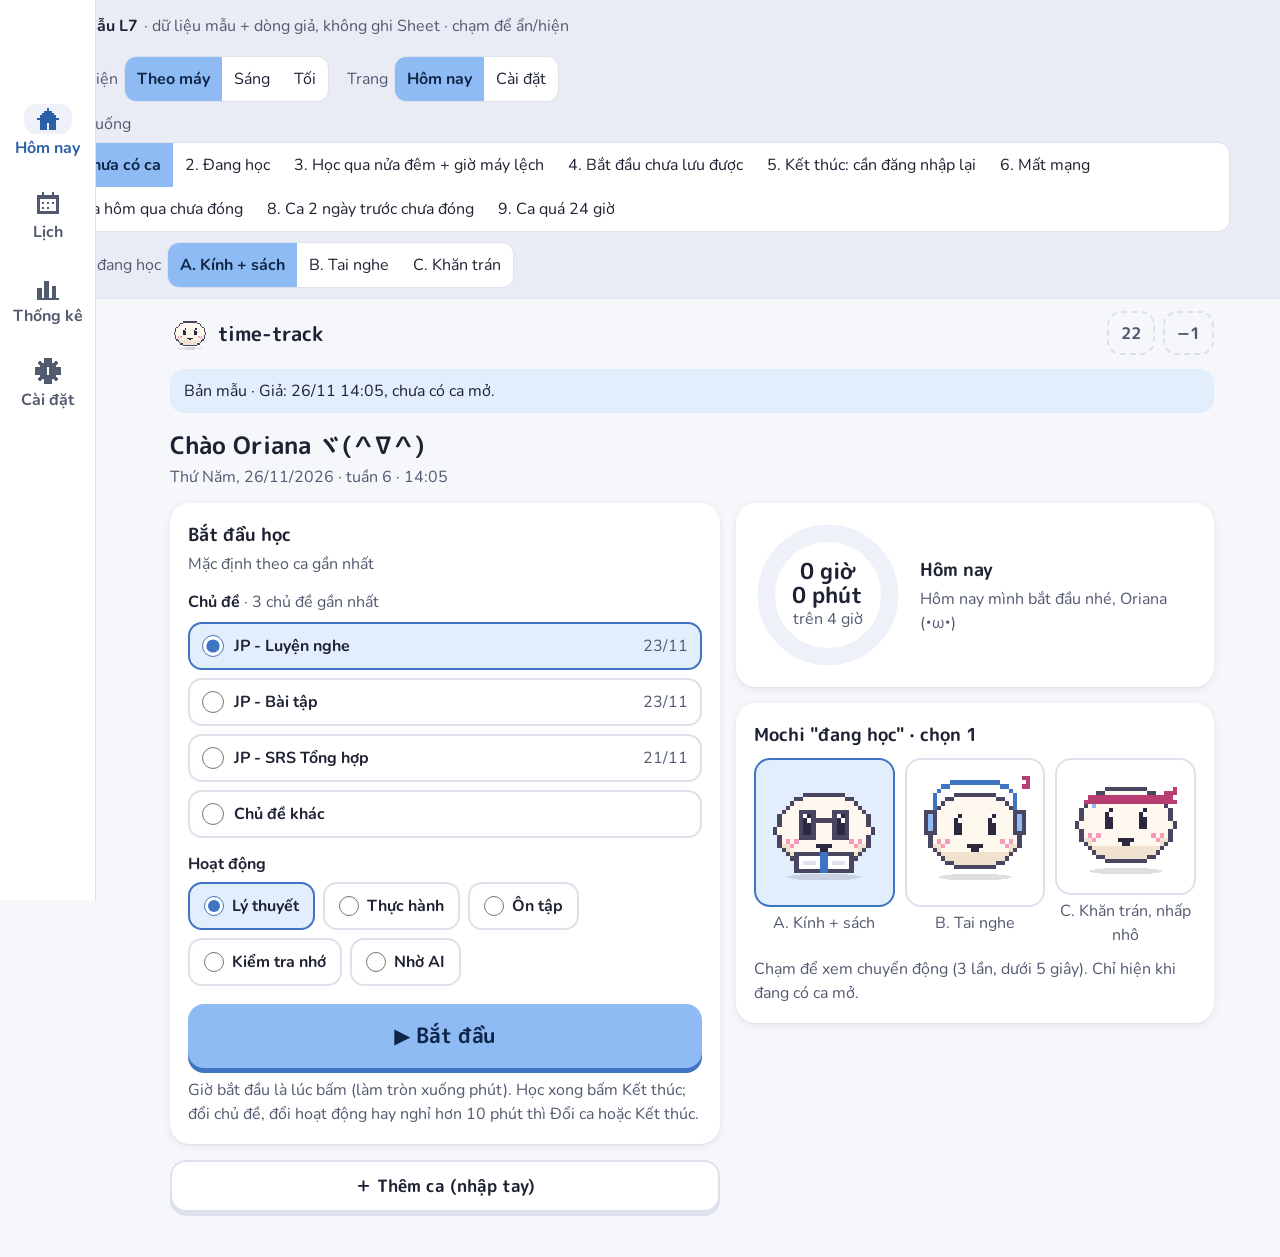
<file: design/vong-l7.html>
<!doctype html>
<html lang="vi">
<meta charset="utf-8">
<meta name="viewport" content="width=device-width, initial-scale=1, viewport-fit=cover">
<title>time-track bản mẫu L7</title>
<link rel="stylesheet" href="../styles.css">
<style>
/* ============================================================
   BẢN MẪU L7 (vòng 1) — nút Bắt đầu / Kết thúc / Đổi ca, đồng hồ đang chạy, Mochi "đang học".
   Không đọc / ghi Google Sheet, không đăng nhập. Số liệu = dữ liệu mẫu (test/fixtures, tới 23/11) + 1 dòng giả theo
   từng tình huống. Đồng hồ, chủ đề gần nhất, lý do chặn... tính bằng ĐÚNG hàm của src/timer.js đã duyệt ở Phần B.
   Dùng lại styles.css của app thật; quy tắc mới ở dưới (Phần D sẽ chuyển vào styles.css).
   ============================================================ */
:root { --proto-bg: #E9ECF5; }
@media (prefers-color-scheme: dark) { :root:not([data-theme="light"]) { --proto-bg: #0D0F15; } }
:root[data-theme="dark"] { --proto-bg: #0D0F15; }
.proto { background: var(--proto-bg); border-bottom: 1px solid var(--border); padding-block: 4px 10px;
  padding-left: max(16px, env(safe-area-inset-left, 0px)); padding-right: max(16px, env(safe-area-inset-right, 0px)); }
.proto summary { max-width: 1180px; margin: 0 auto; cursor: pointer; min-height: 44px; display: flex; align-items: center; gap: 6px; color: var(--text-2); }
.proto b { color: var(--text); }
.proto-in { max-width: 1180px; margin: 8px auto 0; display: flex; flex-wrap: wrap; gap: 10px 18px; align-items: center; color: var(--text-2); }
.proto-in > span { display: flex; flex-wrap: wrap; align-items: center; gap: 6px; max-width: 100%; }
.proto .seg { flex-wrap: wrap; max-width: 100%; }
.proto .seg button { white-space: normal; text-align: left; }

/* ---------- Thẻ Bắt đầu ---------- */
.start-card h2 { margin-bottom: 4px; }
.lab { margin: 14px 0 6px; font-weight: 700; }
.pick { display: grid; gap: 8px; }
.pick label { display: flex; gap: 10px; align-items: center; min-height: 48px; padding: 6px 12px; border: 2px solid var(--border); border-radius: 14px; cursor: pointer; font-weight: 700; }
.pick input { width: 22px; height: 22px; accent-color: var(--accent-edge); flex: none; margin: 0; }
.pick label:has(input:checked) { border-color: var(--accent-edge); background: var(--cur-bg); }
.pick .rc { color: var(--text-2); font-weight: 400; margin-left: auto; white-space: nowrap; }
.acts5 { display: flex; flex-wrap: wrap; gap: 8px; }
.acts5 label { min-height: 48px; padding: 0 14px; border: 2px solid var(--border); border-radius: 14px; display: inline-flex; align-items: center; gap: 8px; cursor: pointer; font-weight: 700; }
.acts5 input { width: 20px; height: 20px; accent-color: var(--accent-edge); margin: 0; }
.acts5 label:has(input:checked) { border-color: var(--accent-edge); background: var(--cur-bg); }
.fld select { width: 100%; }
.go { margin-top: 18px; }
.go .btn3d { font-size: 21px; min-height: 64px; }
.hint2 { margin: 10px 0 0; color: var(--text-2); }
.add-wrap .btn3d.ghost { min-height: 52px; font-size: 17px; }

/* ---------- Thẻ đang học ---------- */
.run { position: relative; overflow: hidden; background: linear-gradient(150deg, var(--surface) 50%, var(--cur-bg)); }
.run h2 { display: flex; align-items: center; gap: 8px; }
.run .clock { font-family: var(--f-head); font-size: 52px; line-height: 1.05; margin: 10px 0 4px; font-variant-numeric: tabular-nums; letter-spacing: .5px; }
.run .clock.pend { color: var(--text-2); }
.run .clock.over { font-size: 34px; }
.run .from { margin: 0 0 8px; font-size: 17px; }
.run .meta { display: flex; flex-wrap: wrap; gap: 6px 10px; align-items: center; }
.run .muted { margin: 10px 0 0; max-width: 30em; }
.run .mo { position: absolute; right: 8px; top: 8px; width: 112px; }
.run .mo svg { width: 100%; height: auto; display: block; }
.run .txt { padding-right: 116px; }
@media (max-width: 440px) { .run .mo { width: 92px; } .run .txt { padding-right: 0; } .run .clock { font-size: 46px; padding-right: 96px; } .run .from { padding-right: 96px; } }
.btn-row { display: flex; gap: 10px; flex-wrap: wrap; margin-top: 16px; }
.btn-row .btn3d { flex: 2 1 160px; width: auto; }
.btn-row .btn3d.ghost { flex: 1 1 120px; }
.blocked { margin: 12px 0 0; padding: 12px 14px; border-radius: 14px; background: var(--surface-2); }
.blocked p { margin: 0 0 10px; }
.msg .acts { display: flex; gap: 8px; flex-wrap: wrap; }

/* Mochi đang học: lớp phủ pixel nằm TRONG nhóm thân (nhảy cùng nhân vật). Chuyển động ≤ 3 lần lặp (dưới 5 giây, WCAG 2.2.2) */
.mochi .ov-note { animation: note 1.6s ease-in-out 3; transform-box: fill-box; }
@keyframes note { 50% { transform: translateY(-1.2px); opacity: .55; } }
.mochi.bob .body-g { animation: bob 1.2s ease-in-out 3; }
.mochi .ov-sweat { animation: drip 1.2s ease-in 3; transform-box: fill-box; }
@keyframes drip { 70% { transform: translateY(1.5px); opacity: 1; } 100% { transform: translateY(2px); opacity: 0; } }
.variants { display: grid; grid-template-columns: repeat(3, minmax(0, 1fr)); gap: 10px; }
.variants figure { margin: 0; display: grid; justify-items: center; gap: 4px; text-align: center; }
.variants button { border: 2px solid var(--border); background: var(--surface); border-radius: 16px; padding: 10px; width: 100%; cursor: pointer; }
.variants button[aria-pressed="true"] { border-color: var(--accent-edge); background: var(--cur-bg); }
.variants svg { width: 100%; max-width: 110px; height: auto; }
.variants figcaption { color: var(--text-2); }

/* Hộp xác nhận */
.sum { background: var(--surface-2); border-radius: 14px; padding: 12px 14px; margin: 12px 0 0; }
.sum b { display: block; font-family: var(--f-head); font-size: 20px; line-height: 1.45; font-variant-numeric: tabular-nums; }
.sum p { margin: 4px 0 0; }
.sheet-actions { display: flex; gap: 10px; flex-wrap: wrap; justify-content: flex-end; margin-top: 16px; }
.state-box .msg { text-align: left; }
.fld textarea { width: 100%; box-sizing: border-box; }
</style>

<details class="proto" id="proto" open>
  <summary><b>Bản mẫu L7</b> · dữ liệu mẫu + dòng giả, không ghi Sheet · chạm để ẩn/hiện</summary>
  <div class="proto-in">
    <span>Giao diện <span class="seg" id="p-theme"><button data-v="auto">Theo máy</button><button data-v="light">Sáng</button><button data-v="dark">Tối</button></span></span>
    <span>Trang <span class="seg" id="p-page"><button data-v="today">Hôm nay</button><button data-v="settings">Cài đặt</button></span></span>
    <span>Tình huống <span class="seg" id="p-scn">
      <button data-v="idle">1. Chưa có ca</button>
      <button data-v="run">2. Đang học</button>
      <button data-v="night">3. Học qua nửa đêm + giờ máy lệch</button>
      <button data-v="unsaved">4. Bắt đầu chưa lưu được</button>
      <button data-v="login">5. Kết thúc: cần đăng nhập lại</button>
      <button data-v="offline">6. Mất mạng</button>
      <button data-v="staleY">7. Ca hôm qua chưa đóng</button>
      <button data-v="staleOld">8. Ca 2 ngày trước chưa đóng</button>
      <button data-v="over">9. Ca quá 24 giờ</button></span></span>
    <span>Mochi đang học <span class="seg" id="p-mochi"><button data-v="A">A. Kính + sách</button><button data-v="B">B. Tai nghe</button><button data-v="C">C. Khăn trán</button></span></span>
  </div>
</details>

<div class="app">
  <header class="topbar">
    <div class="brand"><span id="brand-mochi"></span>time-track</div>
    <div class="stats"><span class="pill" aria-hidden="true"><b>22</b></span><span class="pill" aria-hidden="true"><b>−1</b></span></div>
  </header>
  <p class="notice" id="notice"></p>

  <!-- ===== Hôm nay ===== -->
  <div id="pg-today" class="page">
    <div class="hello"><h1>Chào Oriana ヾ(＾∇＾)</h1><p id="today-line"></p></div>
    <div id="alert" class="alert" role="status" hidden></div>
    <div class="grid two">
      <div class="grid" id="left"></div>
      <div class="grid">
        <section class="card ring-card" aria-label="Tiến độ hôm nay">
          <div class="ring">
            <svg viewBox="0 0 120 120" aria-hidden="true"><circle class="track" cx="60" cy="60" r="50" fill="none" stroke-width="14"/>
              <circle class="bar" cx="60" cy="60" r="50" fill="none" stroke-width="14" stroke-linecap="round" stroke-dasharray="314.16" id="ring-bar"/></svg>
            <span class="mid"><b id="ring-num"></b><span>trên 4 giờ</span></span>
          </div>
          <div class="ring-side"><h2>Hôm nay</h2><p class="muted" id="ring-msg"></p></div>
        </section>
        <section class="card" aria-label="Mochi đang học: 3 biến thể">
          <h2>Mochi "đang học" · chọn 1</h2>
          <div class="variants" id="variants"></div>
          <p class="hint2">Chạm để xem chuyển động (3 lần, dưới 5 giây). Chỉ hiện khi đang có ca mở.</p>
        </section>
      </div>
    </div>
  </div>

  <!-- ===== Cài đặt (chỉ thẻ L7) ===== -->
  <div id="pg-settings" class="page" hidden>
    <div class="hello"><h1>Cài đặt</h1><p>Chỉ hiện thẻ mới của L7; các thẻ khác giữ nguyên như app thật.</p></div>
    <div class="grid two">
      <section class="card set" aria-label="Bấm giờ học">
        <h2>Bấm giờ học</h2>
        <div class="set-row"><span id="lb-wake">Giữ màn hình sáng khi đang học<br><span class="muted">Chỉ khi app đang mở trên màn hình. Tốn pin hơn.</span></span>
          <button class="sw" type="button" role="switch" aria-checked="false" aria-labelledby="lb-wake" id="sw-wake"><span class="trk"><i></i></span></button></div>
        <div class="set-row"><span id="lb-vib">Rung nhẹ khi Bắt đầu / Kết thúc<br><span class="muted">Chỉ điện thoại Android</span></span>
          <button class="sw" type="button" role="switch" aria-checked="false" aria-labelledby="lb-vib" id="sw-vib"><span class="trk"><i></i></span></button></div>
        <div class="set-row"><span class="muted">Giờ ghi vào Sheet làm tròn xuống phút (10:15:40 thành 10:15). Lần bấm chưa lưu được giữ tạm trên máy này cho tới khi ghi xong.</span></div>
        <div class="set-row"><span>Lần bấm chưa lưu</span><b id="set-pend">Không có</b></div>
      </section>
    </div>
  </div>
</div>

<nav class="tabs" aria-label="Các trang">
  <button class="tab" type="button" data-page="today"><span class="ico"><svg viewBox="0 0 11 11" class="pixel" aria-hidden="true"><path fill="currentColor" d="M5 1h1v1h1v1h1v1h1v1h1v1H9v4H6V7H5v3H2V6H1V5h1V4h1V3h1V2h1z"/></svg></span>Hôm nay</button>
  <button class="tab" type="button" disabled><span class="ico"><svg viewBox="0 0 11 11" class="pixel" aria-hidden="true"><path fill="currentColor" d="M1 2h9v8H1zM2 4v5h7V4zM3 5h1v1H3zm2 0h1v1H5zm2 0h1v1H7zM3 7h1v1H3zm2 0h1v1H5zM3 1h1v2H3zm4 0h1v2H7z"/></svg></span>Lịch</button>
  <button class="tab" type="button" disabled><span class="ico"><svg viewBox="0 0 11 11" class="pixel" aria-hidden="true"><path fill="currentColor" d="M1 6h2v4H1zm3-3h2v7H4zm3 2h2v5H7zM1 10h9v1H1z"/></svg></span>Thống kê</button>
  <button class="tab" type="button" data-page="settings"><span class="ico"><svg viewBox="0 0 11 11" class="pixel" aria-hidden="true"><path fill="currentColor" d="M4 0h3v2h1l1-1 1 1-1 1v1h2v3H9v1l1 1-1 1-1-1H7v2H4V9H3l-1 1-1-1 1-1V7H0V4h2V3L1 2l1-1 1 1h1zm1 4v3h1V4z"/></svg></span>Cài đặt</button>
</nav>

<!-- Hộp Kết thúc -->
<dialog class="sheet" id="end-dlg" aria-labelledby="end-title">
  <h2 id="end-title">Kết thúc ca</h2>
  <div class="sum" id="end-sum"></div>
  <label class="fld" for="end-note">Ghi chú <span class="hint">không bắt buộc</span><textarea id="end-note" rows="2" maxlength="300" placeholder="ví dụ: Mina bài 12"></textarea></label>
  <div id="end-msg"></div>
  <div class="sheet-actions"><button class="btn3d small ghost" type="button" data-close>Học tiếp</button><button class="btn3d small" type="button" id="end-save" autofocus>Lưu giờ kết thúc</button></div>
</dialog>
<!-- Hộp Đổi ca -->
<dialog class="sheet" id="sw-dlg" aria-labelledby="sw-title">
  <h2 id="sw-title">Đổi ca</h2>
  <div class="sum" id="sw-sum"></div>
  <div id="sw-pick"></div>
  <div id="sw-msg"></div>
  <div class="sheet-actions"><button class="btn3d small ghost" type="button" data-close>Thôi</button><button class="btn3d small" type="button" id="sw-save" autofocus>Đổi ca</button></div>
</dialog>
<!-- Hộp ca dưới 1 phút -->
<dialog class="sheet" id="zero-dlg" aria-labelledby="zero-title">
  <h2 id="zero-title">Ca chưa được 1 phút</h2>
  <div class="sum" id="zero-sum"></div>
  <p class="muted">Sheet tính giờ theo phút, nên ca này sẽ thành 0 phút và chưa đóng được. Bạn muốn làm gì?</p>
  <div class="sheet-actions"><button class="btn3d small danger" type="button" id="zero-del">Hủy ca (xóa dòng)</button><button class="btn3d small" type="button" data-close autofocus>Tiếp tục học</button></div>
</dialog>
<div class="tip" id="tip" role="tooltip" hidden></div>

<script type="module">
import { buildModel, serialFromYMD as D, fmtDate, weekNo, weekday, WEEKDAY_NAMES, ACTIVITIES } from '../src/core.js';
import { clockFromMs, sessionStartMs, elapsed, fmtElapsed, startBlock, planEnd, recentTopics, defaultChoice, clockSkew } from '../src/timer.js';
import { mochiSvg, jump } from '../src/mochi.js';
import { fmtHM, fmtDayShort, fmtTime } from '../src/format.js';
import { catStyle } from '../src/ui-config.js';
import { esc } from '../src/ui-charts.js';
const $ = id => document.getElementById(id);
const H = (h, m = 0) => (h * 60 + m) / 1440;
const VN = (y, mo, d, h, mi = 0, s = 0) => Date.UTC(y, mo - 1, d, h - 7, mi, s);
const chip = (cat, text) => { const c = catStyle(cat); return `<span class="chip ${c.cls}">${c.kao ? `${c.kao} ` : ''}${esc(text)}</span>`; };
const q = new URLSearchParams(location.search);
const FROZEN = q.has('dongbang'); // chụp màn hình: đồng hồ đứng yên
// Ảnh chụp cả trang (điện thoại): đặt thanh tab ở cuối trang thay vì dính đáy màn hình, để không che nội dung trong ảnh
if (FROZEN) document.head.insertAdjacentHTML('beforeend', '<style>@media (max-width: 899px) { .tabs { position: static; } .app { padding-bottom: 16px; } }</style>');

// ---------- Mochi "đang học": 3 biến thể, lớp phủ pixel trên lưới 24×20 của nhân vật (thiết kế gốc) ----------
const px = (pts, fill, cls = '') => `<g class="${cls}">${pts.map(([x, y, w = 1, h = 1]) => `<rect x="${x}" y="${y}" width="${w + .02}" height="${h + .02}" fill="${fill}"/>`).join('')}</g>`;
const OVERLAY = {
  // A. Kính tròn vuông + quyển sách mở trước bụng
  A: px([[6, 5, 4], [6, 11, 4], [6, 5, 1, 7], [9, 5, 1, 7], [14, 5, 4], [14, 11, 4], [14, 5, 1, 7], [17, 5, 1, 7], [10, 7, 4]], 'var(--mochi-line)') +
     px([[5, 15, 14, 5]], 'var(--mochi-line)') + px([[6, 16, 5, 3], [13, 16, 5, 3]], '#FFFFFF') + px([[11, 15, 2, 5]], 'var(--accent-edge)') +
     px([[7, 17, 3], [14, 17, 3]], 'var(--border)'),
  // B. Tai nghe + nốt nhạc bay
  B: px([[6, -2, 12], [4, -1, 2], [18, -1, 2], [3, 0], [20, 0], [2, 1, 1, 4], [21, 1, 1, 4]], 'var(--accent-edge)') +
     px([[0, 5, 3, 6], [21, 5, 3, 6]], 'var(--mochi-line)') + px([[1, 6, 1, 4], [22, 6, 1, 4]], 'var(--accent)') +
     px([[23, -3, 2], [24, -3, 1, 3], [23, -1, 2]], 'var(--pink-d)', 'ov-note'),
  // C. Khăn buộc trán (kiểu ôn thi) + giọt mồ hôi, thân nhấp nhô
  C: px([[3, 3, 18, 2], [2, 4, 1, 1], [21, 4, 1, 1]], 'var(--pink-d)') + px([[21, 2, 2, 2], [23, 1, 1, 2], [22, 4, 2, 1]], 'var(--pink-d)') +
     px([[4, 5, 1, 1]], 'var(--accent)', 'ov-sweat'),
};
const studySvg = v => mochiSvg(v === 'C' ? 'bob' : '').replace('</g></svg>', `${OVERLAY[v]}</g></svg>`);
const replay = el => { const s = el?.querySelector('svg.mochi'); if (!s) return; const h = s.outerHTML; s.outerHTML = h; };

// ---------- Tình huống ----------
let FX = null;
const JP = 'JP - Từ vựng', LN = 'JP - Luyện nghe';
const SCN = {
  idle:    { now: VN(2026, 11, 26, 14, 5, 12), label: 'Giả: 26/11 14:05, chưa có ca mở.' },
  run:     { now: VN(2026, 11, 26, 15, 7, 35), open: [D(2026, 11, 26), H(14, 5), null, LN, 'Thực hành', ''], label: 'Giả: ca mở từ 14:05, bây giờ 15:07.' },
  night:   { now: VN(2026, 11, 27, 0, 42, 8), open: [D(2026, 11, 26), H(23, 30), null, JP, 'Ôn tập', ''], skew: 3 * 60_000, label: 'Giả: ca từ 23:30 hôm qua, bây giờ 00:42; điện thoại nhanh hơn giờ Google 3 phút.' },
  unsaved: { now: VN(2026, 11, 26, 14, 9, 40), pend: { kind: 'start', ms: VN(2026, 11, 26, 14, 5, 12), topic: LN, activity: 'Thực hành' }, label: 'Giả: bấm Bắt đầu lúc 14:05 nhưng mạng chập chờn (quá 8 giây).' },
  login:   { now: VN(2026, 11, 26, 16, 1, 0), open: [D(2026, 11, 26), H(14, 5), null, LN, 'Thực hành', ''], pend: { kind: 'end', ms: VN(2026, 11, 26, 15, 52, 30) }, label: 'Giả: bấm Kết thúc lúc 15:52, phiên đăng nhập Google đã hết hạn.' },
  offline: { now: VN(2026, 11, 26, 14, 20), pend: { kind: 'start', ms: VN(2026, 11, 26, 14, 5, 12), topic: LN, activity: 'Thực hành' }, offline: true, label: 'Giả: mở lại app khi không có mạng, còn 1 lần bấm chưa lưu.' },
  staleY:  { now: VN(2026, 11, 26, 8, 15), open: [D(2026, 11, 25), H(22, 10), null, JP, 'Lý thuyết', ''], label: 'Giả: 26/11 08:15, ca 25/11 từ 22:10 chưa đóng.' },
  staleOld:{ now: VN(2026, 11, 26, 9, 0), open: [D(2026, 11, 24), H(20, 0), null, JP, 'Lý thuyết', ''], row: 164, label: 'Giả: 26/11, ca 24/11 chưa đóng (2 ngày trước, như dòng 164 của bản sao).' },
  over:    { now: VN(2026, 11, 26, 9, 30), open: [D(2026, 11, 25), H(8, 0), null, JP, 'Lý thuyết', ''], label: 'Giả: ca từ 08:00 hôm qua, bây giờ 09:30 (hơn 24 giờ).' },
};
let scn = 'idle', mvar = 'A', M = null, base = 0, t0 = 0, pick = { topic: null, activity: null };
const nowMs = () => base + (FROZEN ? 0 : Date.now() - t0);

function build() {
  const sc = SCN[scn];
  base = sc.now; t0 = Date.now();
  const rows = [...FX.caHoc.map(r => ({ ...r }))];
  if (sc.open) rows.push({ rowNumber: sc.row ?? 900, cells: sc.open });
  M = buildModel({ caRows: rows, cdRows: FX.chuDe, source: 'values', today: clockFromMs(sc.now).date });
  const d = defaultChoice(M.sessions, M.topics);
  pick = { topic: d?.topic ?? null, activity: d?.activity ?? null };
  $('notice').textContent = `Bản mẫu · ${sc.label}`;
  render();
}

// ---------- Vẽ trang Hôm nay ----------
function topicPicker(name, sel) {
  const recent = recentTopics(M.sessions, M.topics);
  const all = [...M.topics.keys()].filter(t => M.topics.get(t) !== 'Không học');
  const lastUse = t => { const s = M.sessions.filter(x => x.topic === t && typeof x.start === 'number').at(-1); return s ? fmtDayShort(s.date) : ''; };
  const other = !recent.includes(sel);
  const groups = [...new Set(all.map(t => M.topics.get(t)))];
  return `<p class="lab" id="${name}-lt">Chủ đề <span class="muted" style="font-weight:400">· 3 chủ đề gần nhất</span></p>
    <div class="pick" role="radiogroup" aria-labelledby="${name}-lt">${recent.map(t => `<label><input type="radio" name="${name}-t" value="${esc(t)}" ${t === sel ? 'checked' : ''}>${esc(t)}<span class="rc">${lastUse(t)}</span></label>`).join('')}
    <label><input type="radio" name="${name}-t" value="__other" ${other ? 'checked' : ''}>Chủ đề khác</label></div>
    <div class="fld" ${other ? '' : 'hidden'} id="${name}-other-w"><select id="${name}-other" aria-label="Chọn chủ đề khác">${groups.map(g => `<optgroup label="${esc(g)}">${all.filter(t => M.topics.get(t) === g).map(t => `<option ${t === sel ? 'selected' : ''}>${esc(t)}</option>`).join('')}</optgroup>`).join('')}</select></div>`;
}
const actPicker = (name, sel) => `<p class="lab" id="${name}-la">Hoạt động</p><div class="acts5" role="radiogroup" aria-labelledby="${name}-la">${ACTIVITIES.map(a => `<label><input type="radio" name="${name}-a" value="${a}" ${a === sel ? 'checked' : ''}>${a}</label>`).join('')}</div>`;

function render() {
  const sc = SCN[scn], c = clockFromMs(nowMs()), t = c.date;
  $('today-line').textContent = `${WEEKDAY_NAMES[weekday(t)]}, ${fmtDate(t)} · tuần ${weekNo(t)} · ${fmtTime(c.frac)}`;
  const min = M.stats.days[t]?.min ?? 0;
  $('ring-num').innerHTML = `${Math.floor(min / 60)} giờ<br>${min % 60} phút`;
  $('ring-bar').style.strokeDashoffset = String(314.16 * (1 - Math.min(1, min / 240)));
  $('ring-msg').textContent = M.stats.openSessions.length ? 'Phút của ca đang mở chưa cộng vào vòng, Kết thúc rồi mới tính (•ω•)' : min ? 'Đang học đều tay nè (＾▽＾)' : 'Hôm nay mình bắt đầu nhé, Oriana (•ω•)';
  $('variants').innerHTML = ['A', 'B', 'C'].map(v => `<figure><button type="button" data-var="${v}" aria-pressed="${v === mvar}" aria-label="Biến thể ${v}">${studySvg(v)}</button><figcaption>${{ A: 'A. Kính + sách', B: 'B. Tai nghe', C: 'C. Khăn trán, nhấp nhô' }[v]}</figcaption></figure>`).join('');

  // Màn hình mất mạng (app không hiện số liệu cũ) + lần bấm chưa lưu
  if (sc.offline) {
    $('alert').hidden = true;
    $('left').parentElement.hidden = true;
    let box = $('offline-box');
    if (!box) { box = document.createElement('div'); box.id = 'offline-box'; box.className = 'state-page'; $('pg-today').appendChild(box); }
    const p = sc.pend, pc = clockFromMs(p.ms);
    box.hidden = false;
    box.innerHTML = `<div class="state-box"><div class="state-mochi">${mochiSvg()}</div><h2>Đang không có mạng</h2>
      <p class="muted">App không hiện số liệu cũ để tránh nhầm. Có mạng lại thì bấm Tải lại.</p>
      <div class="msg warn"><span class="ic" aria-hidden="true">(・・?)</span><p class="grow1"><b>Còn 1 lần bấm chưa lưu trên máy này:</b> Bắt đầu lúc <b>${fmtTime(pc.frac)}</b> ngày ${fmtDayShort(pc.date)} · ${esc(p.topic)} · ${esc(p.activity)}. Giờ này đã được giữ lại; có mạng, app đọc Sheet rồi mới ghi, không ghi trùng.</p></div>
      <button class="btn3d small" type="button">Tải lại</button></div>`;
    return;
  }
  $('left').parentElement.hidden = false;
  if ($('offline-box')) $('offline-box').hidden = true;

  const blk = startBlock(M.stats);
  const s = blk?.session;
  // Thanh báo L5 (ca của ngày trước, từ 06:00)
  const stale = s && s.date < t && c.minOfDay >= 360;
  $('alert').hidden = !stale;
  if (stale) $('alert').innerHTML = `<span class="kao">(・・?)</span><p class="txt"><b>Có 1 ca chưa đóng</b>${WEEKDAY_NAMES[weekday(s.date)]} ${fmtDayShort(s.date)}, từ ${fmtTime(s.start)} · ${esc(s.topic)}. Ca chưa đóng thì chưa tính giờ.${blk.action === 'sheet' ? ' Ca này từ 2 ngày trước trở lên. Muốn sửa, hãy sửa trực tiếp trên Sheet.' : ''}</p>` +
    (blk.action === 'close' ? '<button class="btn3d small" type="button" data-end>Đóng ca</button>' : '<a class="btn3d small ghost" href="#" onclick="return false">Mở Sheet</a>');

  let html = '';
  const pend = sc.pend;
  if (!s && pend?.kind !== 'start') {
    // 1. Chưa có ca: chọn chủ đề + hoạt động, nút Bắt đầu
    html = `<section class="card start-card" aria-label="Bắt đầu học"><h2>Bắt đầu học</h2><p class="muted" style="margin:0">Mặc định theo ca gần nhất</p>
      ${topicPicker('st', pick.topic)}${actPicker('st', pick.activity)}
      <div class="go"><button class="btn3d" type="button" id="go">▶ Bắt đầu</button></div>
      <p class="hint2">Giờ bắt đầu là lúc bấm (làm tròn xuống phút). Học xong bấm Kết thúc; đổi chủ đề, đổi hoạt động hay nghỉ hơn 10 phút thì Đổi ca hoặc Kết thúc.</p></section>
      <div class="add-wrap"><button class="btn3d ghost" type="button">＋ Thêm ca (nhập tay)</button></div>`;
  } else if (pend?.kind === 'start') {
    // 4. Bắt đầu chưa lưu được: đồng hồ chạy theo GIỜ BẤM, ghi rõ chưa vào Sheet
    const pc = clockFromMs(pend.ms), e = { ms: nowMs() - Math.floor(pend.ms / 60000) * 60000 }; // tính từ phút sẽ ghi (cắt giây), khớp khi đã lưu
    html = `<section class="card run" aria-label="Ca vừa bấm, chưa lưu"><div class="mo" id="run-mo">${studySvg(mvar)}</div>
      <h2><span class="dot"></span>Đang học · chưa lưu</h2>
      <p class="clock pend" id="clock" aria-live="off">${fmtElapsed(e.ms)}</p>
      <p class="from">từ ${fmtTime(pc.frac)} · chưa vào Sheet</p><div class="meta">${chip(M.topics.get(pend.topic), pend.topic)}<span>${esc(pend.activity)}</span></div>
      <div class="msg warn"><span class="ic" aria-hidden="true">(・・?)</span><p class="grow1"><b>Chưa lưu được vào Sheet; giờ thật là ${fmtTime(pc.frac)}.</b> Google chưa trả lời sau 8 giây nên chưa chắc đã lưu. Giờ bấm đã được giữ trên máy này. Bấm Thử lại: app đọc Sheet trước, nếu dòng đã vào thì không ghi nữa.</p>
        <span class="acts"><button class="btn3d small" type="button">Thử lại</button><button class="btn3d small ghost" type="button">Bỏ lần bấm này</button></span></div></section>
      <div class="add-wrap"><button class="btn3d ghost" type="button">＋ Thêm ca (nhập tay)</button></div>`;
  } else {
    // 2/3/5/7/8/9. Có ca mở
    const e = elapsed(s, nowMs()), isToday = s.date === t;
    const pe = planEnd(s, clockFromMs(nowMs()));
    const fromTxt = isToday ? `từ ${fmtTime(s.start)}` : `từ ${fmtTime(s.start)} ${s.date === t - 1 ? 'hôm qua' : ''} (${WEEKDAY_NAMES[weekday(s.date)]} ${fmtDayShort(s.date)})`;
    let body = '', btns = '';
    if (blk.action === 'sheet' || pe.kind === 'sheet') {
      body = `<div class="blocked"><p><b>${pe.reason === 'over24h' ? 'Ca này đã chạy từ 24 giờ trở lên.' : 'Ca này từ 2 ngày trước trở lên.'}</b> App không ghi được giờ kết thúc (${pe.reason === 'over24h' ? 'Sheet sẽ tính thành 0 phút' : 'luật đóng ca L5'}). Hãy điền giờ kết thúc thật ở dòng ${s.rowNumber} trong Sheet, rồi bấm Tải lại. Trong lúc đó chưa Bắt đầu ca mới được, vì mỗi lúc chỉ có một ca mở.</p>
        <span class="acts" style="display:flex;gap:8px;flex-wrap:wrap"><a class="btn3d small" href="#" onclick="return false">Mở Sheet (dòng ${s.rowNumber})</a><button class="btn3d small ghost" type="button">Tải lại</button></span></div>`;
    } else {
      if (pend?.kind === 'end') {
        const pc = clockFromMs(pend.ms);
        body = `<div class="msg info"><span class="ic" aria-hidden="true">(・ω・)</span><p class="grow1"><b>Cần đăng nhập lại Google. Giờ kết thúc đã chốt: ${fmtTime(pc.frac)}</b> (lúc bạn bấm). Đăng nhập xong app ghi đúng ${fmtTime(pc.frac)}, không lấy giờ lúc đăng nhập.</p>
          <span class="acts"><button class="btn3d small" type="button">Đăng nhập và lưu</button><button class="btn3d small ghost" type="button">Bỏ lần bấm này</button></span></div>`;
      }
      // Ca của hôm qua, đã qua 06:00: có thể Oriana quên bấm Kết thúc từ tối qua -> KHÔNG lấy giờ lúc bấm,
      // mà mở luồng đóng ca L5 (ô giờ kết thúc để trống, tự điền giờ thật).
      if (stale) body += `<div class="blocked"><p><b>Ca của hôm qua chưa đóng.</b> Nếu đã học xong từ tối qua, hãy nhập giờ kết thúc thật (app không lấy giờ bây giờ). Đóng ca này xong mới Bắt đầu ca mới được.</p>
        <button class="btn3d small" type="button">Đóng ca (nhập giờ thật)</button></div>`;
      btns = pend?.kind === 'end' || stale ? '' : `<div class="btn-row"><button class="btn3d" type="button" data-end>■ Kết thúc</button><button class="btn3d ghost" type="button" id="swb">⇄ Đổi ca</button></div>`;
    }
    const sk = sc.skew ? clockSkew({ dateHeader: new Date(nowMs() - sc.skew).toUTCString(), sentMs: nowMs() - 150, recvMs: nowMs() + 150 }) : null;
    const skewMsg = sk?.warn ? `<div class="msg warn"><span class="ic" aria-hidden="true">(・・?)</span><p class="grow1">Giờ điện thoại đang ${sk.skewMs > 0 ? 'nhanh' : 'chậm'} hơn giờ Google khoảng ${Math.round(Math.abs(sk.skewMs) / 60000)} phút. App vẫn ghi theo giờ điện thoại; hãy bật "Giờ tự động" trong cài đặt máy.</p></div>` : '';
    html = `<section class="card run" aria-label="Ca đang mở"><div class="mo" id="run-mo">${studySvg(mvar)}</div>
      <h2><span class="dot"></span>${pend?.kind === 'end' ? 'Đã bấm Kết thúc · chưa lưu' : 'Đang học'}</h2>
      ${pend?.kind === 'end' ? `<p class="clock pend">${fmtElapsed((clockFromMs(pend.ms).minute - clockFromMs(sessionStartMs(s)).minute) * 60000)}</p>` : e.overDay ? '<p class="clock over">hơn 24 giờ</p>' : `<p class="clock" id="clock" aria-live="off">${fmtElapsed(e.ms)}</p>`}
      <p class="from">${fromTxt}</p>
      <div class="meta">${chip(s.category, s.topic)}<span>${esc(s.activity)}</span></div>
      <p class="muted">Chưa cộng vào tổng giờ, vòng tiến độ và huy hiệu. Bấm Kết thúc thì mới tính.</p>
      ${skewMsg}${body}${btns}</section>
      ${blk.action === 'sheet' || pe.kind === 'sheet' || stale ? '' : '<div class="add-wrap"><button class="btn3d ghost" type="button">＋ Thêm ca (nhập tay)</button></div>'}`;
  }
  $('left').innerHTML = html;
  $('set-pend').textContent = pend ? `${pend.kind === 'start' ? 'Bắt đầu' : 'Kết thúc'} lúc ${fmtTime(clockFromMs(pend.ms).frac)}` : 'Không có';
}
// Đồng hồ: mỗi giây tính lại từ giờ bắt đầu (không cộng dồn)
setInterval(() => {
  const el = $('clock'); if (!el || !M) return;
  const sc = SCN[scn], s = startBlock(M.stats)?.session;
  if (sc.pend?.kind === 'end') return; // đã chốt giờ kết thúc: đồng hồ đứng yên
  const ms = sc.pend?.kind === 'start' ? nowMs() - Math.floor(sc.pend.ms / 60000) * 60000 : s ? elapsed(s, nowMs()) : null;
  if (ms === null) return;
  el.textContent = fmtElapsed(typeof ms === 'number' ? ms : ms.ms);
}, 1000);

// ---------- Hộp Kết thúc / Đổi ca / dưới 1 phút ----------
let endAt = null;
function openEnd() {
  const s = startBlock(M.stats).session; endAt = clockFromMs(nowMs()); // giờ kết thúc chốt NGAY lúc bấm
  const p = planEnd(s, endAt);
  if (p.kind === 'zero') { $('zero-sum').innerHTML = `<b>${fmtTime(s.start)} → ${fmtTime(endAt.frac)}</b><p>mới được ${Math.floor((nowMs() - sessionStartMs(s)) / 1000)} giây · ${esc(s.topic)}</p>`; return $('zero-dlg').showModal(); }
  if (p.kind !== 'close') return;
  $('end-sum').innerHTML = `<b>${fmtTime(s.start)} → ${fmtTime(endAt.frac)}${p.nextDay ? ' (hôm sau)' : ''} · ${fmtHM(p.durMin)}</b><p>Giờ kết thúc = lúc bạn bấm Kết thúc. ${chip(s.category, s.topic)} ${esc(s.activity)}</p>`;
  $('end-note').closest('.fld').hidden = !p.noteAllowed;
  $('end-msg').innerHTML = p.noteAllowed ? '' : '<p class="muted">Tuần của ca này đang tạm chốt: chỉ điền giờ kết thúc, không thêm ghi chú.</p>';
  $('end-dlg').showModal();
}
function openSwitch() {
  const s = startBlock(M.stats).session, at = clockFromMs(nowMs());
  $('sw-sum').innerHTML = `<b>${fmtTime(at.frac)}: ca cũ kết thúc, ca mới bắt đầu</b><p>Ca cũ: ${chip(s.category, s.topic)} ${esc(s.activity)} · ${fmtHM(planEnd(s, at).durMin ?? 0)}</p>`;
  $('sw-pick').innerHTML = topicPicker('sw', recentTopics(M.sessions, M.topics).find(x => x !== s.topic) ?? s.topic) + actPicker('sw', s.activity); // mặc định: chủ đề gần nhất KHÁC ca đang học
  $('sw-msg').innerHTML = '<p class="hint2">Ca mới phải khác chủ đề hoặc khác hoạt động.</p>';
  $('sw-dlg').showModal();
}
document.addEventListener('click', e => {
  if (e.target.closest('[data-end]')) openEnd();
  if (e.target.closest('#swb')) openSwitch();
  if (e.target.closest('[data-close]')) e.target.closest('dialog').close();
  const v = e.target.closest('[data-var]'); if (v) { mvar = v.dataset.var; mark('p-mochi', mvar); render(); replay(document.querySelector(`[data-var="${mvar}"]`)); }
  if (e.target.closest('#run-mo')) replay($('run-mo'));
  if (e.target.closest('#go')) { SCN.run.now = nowMs() + 62 * 60_000; scn = 'run'; mark('p-scn', 'run'); build(); }
});
document.addEventListener('change', e => {
  const m = /^(st|sw)-t$/.exec(e.target.name ?? ''); if (m) $(`${m[1]}-other-w`).hidden = e.target.value !== '__other';
});
for (const id of ['sw-wake', 'sw-vib']) $(id).addEventListener('click', () => $(id).setAttribute('aria-checked', String($(id).getAttribute('aria-checked') !== 'true')));

// ---------- Khung bản mẫu ----------
function show(p) {
  document.querySelectorAll('.page').forEach(x => { x.hidden = x.id !== `pg-${p}`; });
  document.querySelectorAll('.tab').forEach(t => t.dataset.page === p ? t.setAttribute('aria-current', 'page') : t.removeAttribute('aria-current'));
  mark('p-page', p);
}
document.querySelectorAll('.tab[data-page]').forEach(t => t.addEventListener('click', () => show(t.dataset.page)));
function mark(id, v) { $(id).querySelectorAll('button').forEach(b => b.setAttribute('aria-pressed', String(b.dataset.v === v))); }
function seg(id, v, on) { mark(id, v); $(id).addEventListener('click', e => { const b = e.target.closest('button'); if (!b) return; mark(id, b.dataset.v); on(b.dataset.v); }); }
seg('p-theme', 'auto', v => { if (v === 'auto') delete document.documentElement.dataset.theme; else document.documentElement.dataset.theme = v; });
seg('p-page', 'today', show);
seg('p-scn', 'idle', v => { scn = v; build(); });
seg('p-mochi', 'A', v => { mvar = v; render(); });
$('brand-mochi').innerHTML = mochiSvg();

// Tham số địa chỉ để chụp: ?tinhhuong=run&mochi=B&trang=settings&mo=end|switch|zero&dongbang=1
if (SCN[q.get('tinhhuong')]) { scn = q.get('tinhhuong'); mark('p-scn', scn); }
if (OVERLAY[q.get('mochi')]) { mvar = q.get('mochi'); mark('p-mochi', mvar); }
if (q.get('mo') === 'zero') SCN.run.now = VN(2026, 11, 26, 14, 5, 35);
FX = await (await fetch('../test/fixtures/sheet-to-2026-11-23.json')).json();
build();
if (q.get('trang')) show(q.get('trang')); else show('today');
if (q.get('mo') === 'end' || q.get('mo') === 'zero') openEnd();
if (q.get('mo') === 'switch') openSwitch();
</script>
</file>
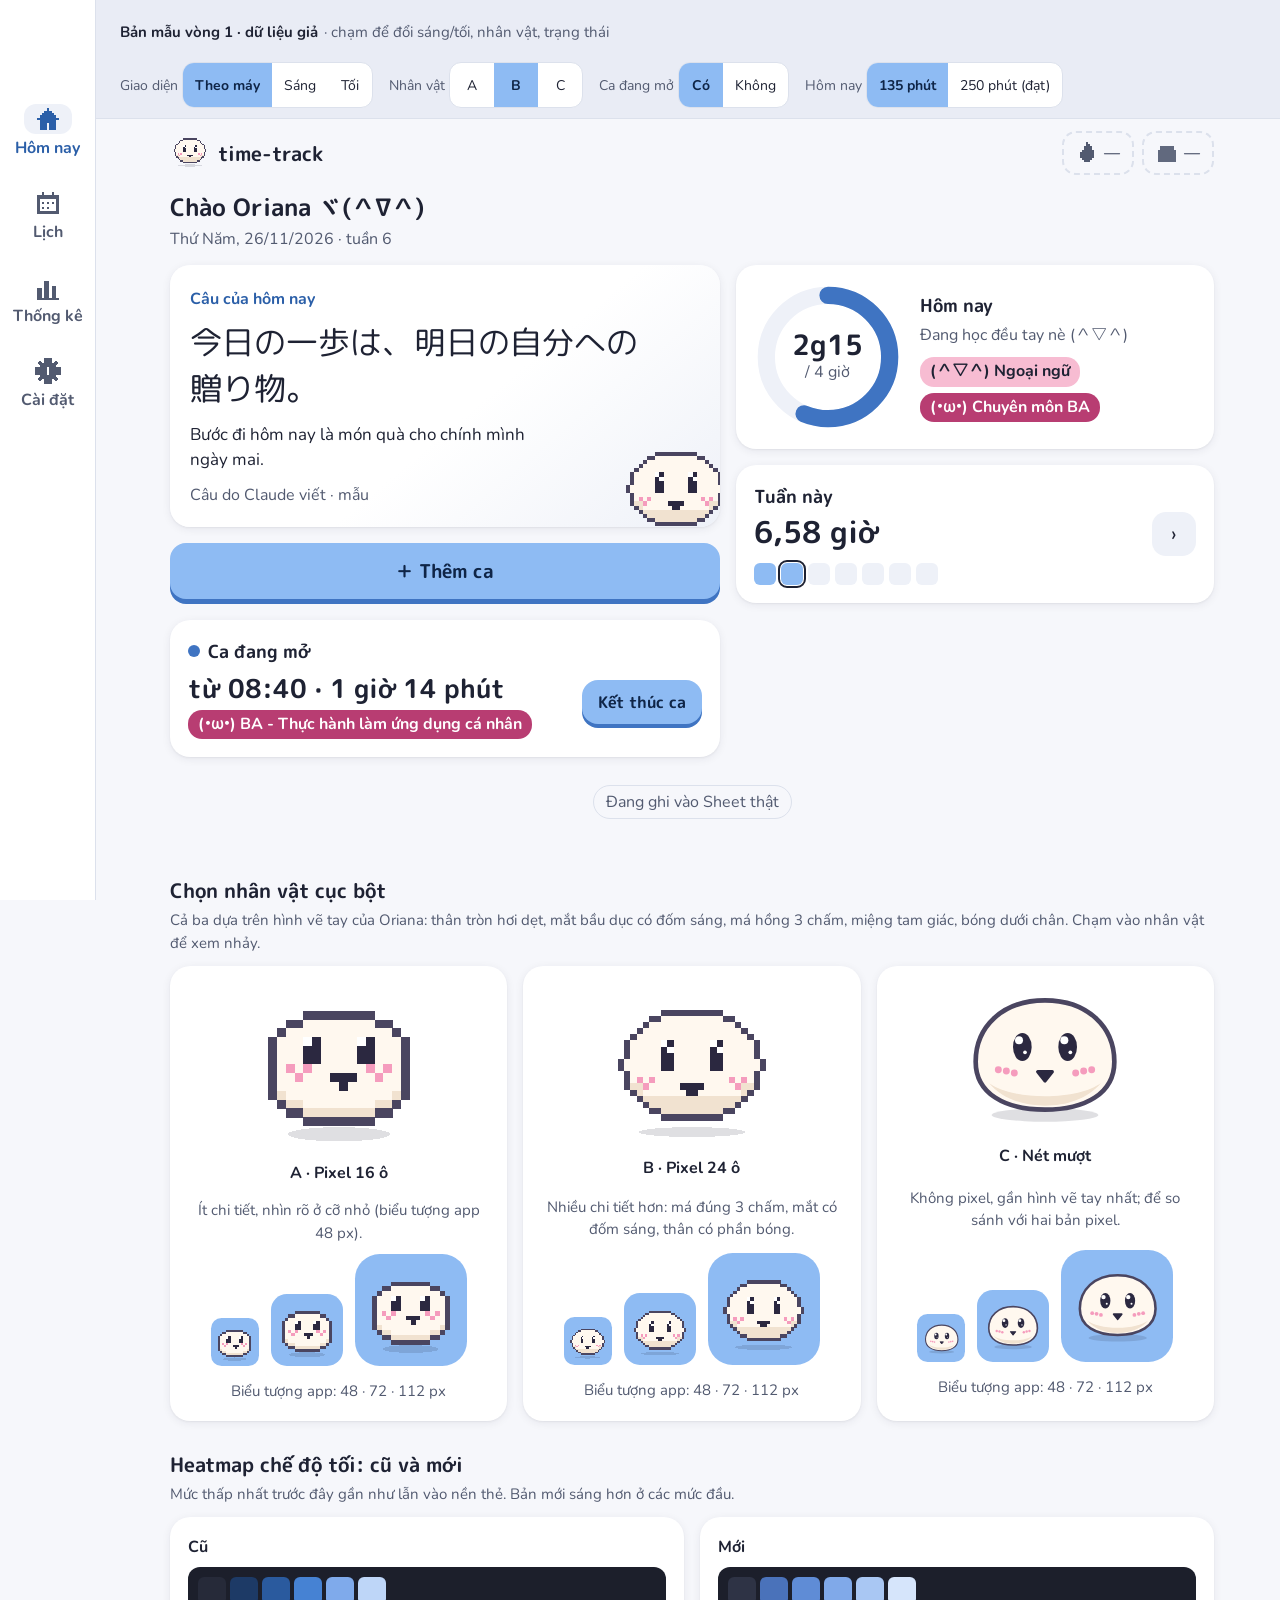
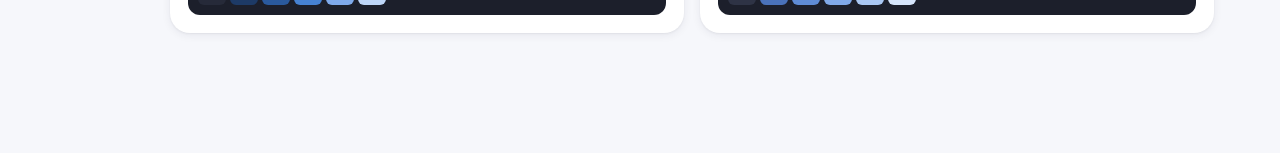
<file: design/vong1-hom-nay.html>
<!doctype html>
<html lang="vi">
<meta charset="utf-8">
<meta name="viewport" content="width=device-width, initial-scale=1, viewport-fit=cover">
<title>time-track bản mẫu vòng 1</title>
<meta name="claude:viewport-fit-sides" content="cover">
<style>
/* ============================================================
   BẢN MẪU VÒNG 1 — trang "Hôm nay". Dữ liệu GIẢ, không đọc/ghi Google Sheet.
   Bố cục: điện thoại trước (thanh tab dưới cùng); từ 900px thanh tab thành cột bên trái, nội dung 2 cột.
   ============================================================ */
@font-face{font-family:"MPR Bold";src:url(../fonts/mplus-rounded-1c-bold.woff2) format("woff2");font-weight:700;font-display:swap}
@font-face{font-family:"MPR";src:url(../fonts/mplus-rounded-1c-regular.woff2) format("woff2");font-weight:400;font-display:swap}
@font-face{font-family:"Nunito TT";src:url(../fonts/nunito-var.woff2) format("woff2");font-weight:200 1000;font-display:swap}
:root {
  /* Phông: tiêu đề + chữ Nhật = M PLUS Rounded 1c; nội dung = Nunito; ký tự thiếu rơi về phông hệ thống */
  --f-head: "MPR Bold", "M PLUS Rounded 1c", system-ui, sans-serif;
  --f-jp: "MPR", "MPR Bold", "Noto Sans JP", system-ui, sans-serif;
  --f-body: "Nunito TT", "MPR", system-ui, -apple-system, "Segoe UI", Roboto, sans-serif;

  /* Màu chế độ sáng */
  --bg: #F6F7FB; --surface: #FFFFFF; --surface-2: #EEF1F8; --border: #DCE1EC;
  --text: #1E2233; --text-2: #525A70;
  --accent: #8EBBF3; --accent-edge: #3F74C2; --on-accent: #0F2547; --accent-text: #2B5FA8; --ring: #3F74C2;
  --pink-l: #F7BCD2; --pink-d: #B83D72; --on-pink-d: #FFFFFF; --grey-cat: #8A90A0;
  --shadow: 0 2px 10px rgba(30, 34, 51, .07), 0 1px 2px rgba(30, 34, 51, .06);
  --mochi: #FFF8EF; --mochi-shade: #F1E2D0; --mochi-line: #4A4560; --mochi-eye: #2B2840; --mochi-blush: #F59CBD;
  --tip-bg: #1E2233; --tip-text: #FFFFFF;
  --proto-bg: #E9ECF5;
  color-scheme: light;
}
@media (prefers-color-scheme: dark) { :root:not([data-theme="light"]) {
  --bg: #13151D; --surface: #1C1F2B; --surface-2: #272B3B; --border: #343A50;
  --text: #ECEEF6; --text-2: #A9AFC4;
  --accent: #8EBBF3; --accent-edge: #4C7FC9; --on-accent: #0F2547; --accent-text: #9CC3F5; --ring: #8EBBF3;
  --pink-l: #FAD0DF; --pink-d: #C2487B; --on-pink-d: #FFFFFF; --grey-cat: #8A90A0;
  --shadow: 0 2px 12px rgba(0, 0, 0, .35);
  --mochi: #FFF8EF; --mochi-shade: #E7D3BE; --mochi-line: #4A4560; --mochi-eye: #2B2840; --mochi-blush: #F59CBD;
  --tip-bg: #ECEEF6; --tip-text: #1E2233;
  --proto-bg: #0D0F15;
  color-scheme: dark;
} }
:root[data-theme="dark"] {
  --bg: #13151D; --surface: #1C1F2B; --surface-2: #272B3B; --border: #343A50;
  --text: #ECEEF6; --text-2: #A9AFC4;
  --accent: #8EBBF3; --accent-edge: #4C7FC9; --on-accent: #0F2547; --accent-text: #9CC3F5; --ring: #8EBBF3;
  --pink-l: #FAD0DF; --pink-d: #C2487B; --on-pink-d: #FFFFFF; --grey-cat: #8A90A0;
  --shadow: 0 2px 12px rgba(0, 0, 0, .35);
  --mochi: #FFF8EF; --mochi-shade: #E7D3BE; --mochi-line: #4A4560; --mochi-eye: #2B2840; --mochi-blush: #F59CBD;
  --tip-bg: #ECEEF6; --tip-text: #1E2233;
  --proto-bg: #0D0F15;
  color-scheme: dark;
}

* { box-sizing: border-box; }
html { -webkit-text-size-adjust: 100%; }
body { margin: 0; background: var(--bg); color: var(--text); font: 16px/1.5 var(--f-body); }
button { font: inherit; color: inherit; }
h1, h2, h3 { font-family: var(--f-head); font-weight: 700; margin: 0; text-wrap: balance; }

/* ---------- Thanh điều khiển của BẢN MẪU (không có trong app thật) ---------- */
.proto { background: var(--proto-bg); border-bottom: 1px solid var(--border);
  padding-block: 10px; padding-left: max(16px, env(safe-area-inset-left, 0px)); padding-right: max(16px, env(safe-area-inset-right, 0px)); }
.proto-in { max-width: 1180px; margin: 0 auto; display: flex; flex-wrap: wrap; gap: 8px 16px; align-items: center; font-size: 14px; color: var(--text-2); }
.proto b { color: var(--text); }
.proto summary { max-width: 1180px; margin: 0 auto; cursor: pointer; min-height: 44px; display: flex; align-items: center; gap: 6px; font-size: 15px; color: var(--text-2); }
.proto-in { margin-top: 8px !important; }
.seg { display: inline-flex; border: 1px solid var(--border); border-radius: 12px; overflow: hidden; background: var(--surface); }
.seg button { border: 0; background: none; padding: 0 12px; min-height: 44px; min-width: 44px; cursor: pointer; color: var(--text); }
.seg button[aria-pressed="true"] { background: var(--accent); color: var(--on-accent); font-weight: 700; }

/* ---------- Khung app ---------- */
.app { max-width: 1180px; margin: 0 auto; padding-block: 12px 104px;
  padding-left: max(16px, env(safe-area-inset-left, 0px)); padding-right: max(16px, env(safe-area-inset-right, 0px)); }
.topbar { display: flex; align-items: center; justify-content: space-between; gap: 8px; margin-bottom: 14px; }
.brand { display: flex; align-items: center; gap: 8px; font-family: var(--f-head); font-size: 20px; }
.brand svg { width: 40px; height: 34px; }
.stats { display: flex; gap: 8px; }
/* Ô chuỗi ngày + kho ngày nghỉ: CHỖ TRỐNG cho L6, chưa có logic */
.pill { display: inline-flex; align-items: center; gap: 6px; min-height: 44px; min-width: 44px; padding: 0 12px; border-radius: 14px;
  border: 2px dashed var(--border); background: transparent; color: var(--text-2); font-weight: 700; cursor: pointer; }
.pill svg { width: 22px; height: 22px; }

.hello { margin: 0 0 14px; }
.hello h1 { font-size: 24px; }
.hello p { margin: 2px 0 0; color: var(--text-2); }

.grid { display: grid; gap: 16px; }
.card { background: var(--surface); border-radius: 20px; padding: 18px; box-shadow: var(--shadow); min-width: 0; }
.card h2 { font-size: 18px; }
.muted { color: var(--text-2); }

/* Thẻ câu khích lệ: câu Nhật to, nghĩa Việt nhỏ hơn, nhân vật ló ở góc */
.quote { position: relative; overflow: hidden; padding: 22px 20px 20px; min-height: 190px;
  background: linear-gradient(140deg, var(--surface) 55%, var(--surface-2)); }
.quote .tag { display: inline-block; font-size: 16px; font-weight: 700; color: var(--accent-text); margin-bottom: 8px; }
.quote .jp span { display: inline-block; }
.quote .jp { font-family: var(--f-jp); font-size: 28px; line-height: 1.45; margin: 0; max-width: 15em; position: relative; z-index: 1; }
.quote .vi { font-size: 17px; margin: 10px 0 0; max-width: 24em; position: relative; z-index: 1; padding-right: 72px; }
.quote .src { font-size: 16px; color: var(--text-2); margin: 10px 0 0; position: relative; z-index: 1; }
.quote .peek { position: absolute; right: -10px; bottom: -12px; width: 108px; cursor: pointer; border: 0; background: none; padding: 0; }
.quote .peek svg { width: 100%; height: auto; display: block; }

/* Nút "đáy dày": thân nhạt + mép dưới đậm; khi bấm, nút lún xuống */
.btn3d { display: flex; align-items: center; justify-content: center; gap: 8px; width: 100%; min-height: 56px;
  border: 0; border-radius: 16px; background: var(--accent); color: var(--on-accent); font-family: var(--f-head); font-size: 19px;
  box-shadow: 0 5px 0 var(--accent-edge); cursor: pointer; transform: translateY(0); transition: transform .08s, box-shadow .08s; }
.btn3d:active { transform: translateY(5px); box-shadow: 0 0 0 var(--accent-edge); }
.btn3d.small { width: auto; min-height: 44px; padding: 0 16px; font-size: 16px; box-shadow: 0 4px 0 var(--accent-edge); }
.btn3d.small:active { transform: translateY(4px); }
.btn3d.ghost { background: var(--surface); color: var(--text); box-shadow: 0 4px 0 var(--border); border: 2px solid var(--border); }
.add-wrap { padding-bottom: 5px; }
:focus-visible { outline: 3px solid var(--accent-edge); outline-offset: 3px; }

/* Ca đang mở */
.open-row { display: flex; align-items: center; justify-content: space-between; gap: 12px; flex-wrap: wrap; }
.open h2 { display: flex; align-items: center; gap: 8px; }
.dot { width: 12px; height: 12px; border-radius: 50%; background: var(--ring); animation: pulse 1.2s ease-in-out 3; }
@keyframes pulse { 50% { transform: scale(1.5); opacity: .5; } }
.open .time { font-family: var(--f-head); font-size: 26px; margin: 4px 0 2px; font-variant-numeric: tabular-nums; }
.chip { display: inline-flex; border-radius: 14px !important; line-height: 1.35; padding-block: 4px !important; align-items: center; gap: 6px; padding: 2px 10px; border-radius: 99px; font-weight: 700; font-size: 16px; }
.chip.c-nn { background: var(--pink-l); color: #1E2233; }
.chip.c-ba { background: var(--pink-d); color: var(--on-pink-d); }
.chip.c-kh { background: var(--grey-cat); color: #1E2233; }

/* Vòng tiến độ hôm nay */
.ring-card { display: flex; align-items: center; gap: 18px; }
.ring { position: relative; width: 148px; height: 148px; flex: none; cursor: pointer; border: 0; background: none; padding: 0; }
.ring svg { width: 100%; height: 100%; transform: rotate(-90deg); }
.ring .track { stroke: var(--surface-2); }
.ring .bar { stroke: var(--ring); transition: stroke-dashoffset 1s cubic-bezier(.3, 1.3, .5, 1); }
.ring .mid { position: absolute; inset: 0; display: grid; place-content: center; text-align: center; }
.ring .mid b { font-family: var(--f-head); font-size: 28px; line-height: 1.1; font-variant-numeric: tabular-nums; }
.ring .mid span { font-size: 16px; color: var(--text-2); }
.ring-side h2 { margin-bottom: 4px; }
.ring-side p { margin: 0; }
@media (max-width: 440px) { .ring { width: 122px; height: 122px; } .ring .mid b { font-size: 24px; } .ring-card { gap: 14px; padding: 16px; } }
.cats { display: flex; flex-wrap: wrap; gap: 6px; margin-top: 10px; }

/* Tổng giờ tuần này: chạm để xem thêm */
.week { background: none; padding: 0; display: flex; align-items: center; justify-content: space-between; gap: 12px; width: 100%; text-align: left; border: 0; cursor: pointer;
  color: var(--text); font: inherit; }
.week .num { font-family: var(--f-head); font-size: 30px; font-variant-numeric: tabular-nums; }
.days { display: flex; gap: 5px; margin-top: 8px; }
.days i { width: 22px; height: 22px; border-radius: 6px; background: var(--surface-2); display: block; }
.days i.on { background: var(--accent); } .days i.full { background: var(--accent-edge); } .days i.today { outline: 2px solid var(--text); outline-offset: 1px; }
.chev { width: 44px; height: 44px; flex: none; display: grid; place-content: center; border-radius: 14px; background: var(--surface-2); font-size: 22px; }

.realtag { text-align: center; color: var(--text-2); font-size: 16px; margin: 28px 0 0; }
.realtag span { display: inline-block; border: 1px solid var(--border); border-radius: 99px; padding: 4px 12px; }

/* Thanh tab dưới cùng (điện thoại) */
.tabs { position: fixed; left: 0; right: 0; bottom: 0; z-index: 5; background: var(--surface); border-top: 1px solid var(--border);
  display: grid; grid-template-columns: repeat(4, 1fr);
  padding-bottom: env(safe-area-inset-bottom, 0px); padding-left: env(safe-area-inset-left, 0px); padding-right: env(safe-area-inset-right, 0px); }
.tab { display: flex; flex-direction: column; align-items: center; justify-content: center; gap: 2px; min-height: 64px; border: 0; background: none;
  color: var(--text-2); font-size: 16px; font-weight: 700; cursor: pointer; }
.tab svg { width: 26px; height: 26px; }
.tab[aria-current="page"] { color: var(--accent-text); }
.tab[aria-current="page"] .ico { background: var(--surface-2); }
.tab .ico { display: grid; place-content: center; width: 48px; height: 30px; border-radius: 12px; }

/* Máy tính: thanh tab thành cột trái, nội dung 2 cột */
@media (min-width: 900px) {
  .app { padding-left: 120px; padding-bottom: 40px; }
  .proto { padding-left: 120px; }
  .tabs { top: 0; right: auto; width: 96px; grid-template-columns: 1fr; grid-auto-rows: 84px; align-content: start; padding-top: 90px;
    border-top: 0; border-right: 1px solid var(--border); }
  .grid.two { grid-template-columns: 1.15fr 1fr; align-items: start; }
  .quote .jp { font-size: 32px; }
}

/* Tooltip dùng chung: hiện khi rê chuột (máy tính) hoặc chạm (điện thoại) */
.tip { position: fixed; z-index: 30; max-width: 260px; background: var(--tip-bg); color: var(--tip-text); font-size: 15px; line-height: 1.45;
  padding: 8px 12px; border-radius: 12px; white-space: pre-line; pointer-events: none; box-shadow: 0 4px 16px rgba(0,0,0,.25); }

/* Tấm trượt từ dưới lên khi chạm "Tổng giờ tuần này" */
dialog.sheet { border: 0; padding: 20px; border-radius: 24px 24px 0 0; width: 100%; max-width: 560px; margin: auto auto 0;
  background: var(--surface); color: var(--text); }
dialog.sheet::backdrop { background: rgba(10, 12, 20, .5); }
dialog.sheet[open] { animation: up .25s ease-out; }
@keyframes up { from { transform: translateY(40%); opacity: 0; } }

/* ---------- Nhân vật cục bột: nhảy lên ---------- */
.mochi { overflow: visible; }
.mochi .body-g { transform-box: fill-box; transform-origin: 50% 100%; }
.jump .body-g { animation: jump .9s cubic-bezier(.3, .7, .4, 1) 1; }
@keyframes jump {
  0% { transform: translateY(0) scale(1, 1); }
  15% { transform: translateY(0) scale(1.15, .82); }
  45% { transform: translateY(-38%) scale(.92, 1.1); }
  70% { transform: translateY(0) scale(1.12, .86); }
  85% { transform: translateY(0) scale(.97, 1.04); }
  100% { transform: translateY(0) scale(1, 1); }
}
.pixel { shape-rendering: crispEdges; }

/* ---------- Ăn mừng: hạt pixel bay + kaomoji, tổng ≤ 3 giây (dưới mốc 5 giây của WCAG 2.2.2) ---------- */
.party { position: fixed; inset: 0; pointer-events: none; z-index: 40; overflow: hidden; }
.party i { position: absolute; width: 10px; height: 10px; animation: fly 2.4s cubic-bezier(.2, .7, .4, 1) forwards; }
@keyframes fly { to { transform: translate(var(--dx), var(--dy)) rotate(var(--r)); opacity: 0; } }
.party .say { position: absolute; left: 50%; top: 38%; transform: translate(-50%, -50%) scale(.4); font-family: var(--f-head); font-size: 26px;
  background: var(--surface); color: var(--text); padding: 12px 18px; border-radius: 18px; box-shadow: var(--shadow); width: max-content; max-width: calc(100vw - 32px);
  animation: pop 2.6s ease-out forwards; display: flex; align-items: center; gap: 10px; }
.party .say svg { width: 56px; height: 48px; }
@keyframes pop { 12% { transform: translate(-50%, -50%) scale(1.08); } 20%, 80% { transform: translate(-50%, -50%) scale(1); opacity: 1; } 100% { transform: translate(-50%, -60%) scale(.9); opacity: 0; } }

/* ---------- Khu so sánh 3 biến thể (chỉ có trong bản mẫu) ---------- */
.compare { max-width: 1180px; margin: 0 auto; padding-block: 8px 120px;
  padding-left: max(16px, env(safe-area-inset-left, 0px)); padding-right: max(16px, env(safe-area-inset-right, 0px)); }
@media (min-width: 900px) { .compare { padding-left: 120px; } }
.compare > h2 { font-size: 20px; margin: 8px 0 4px; }
.variants { display: grid; gap: 16px; grid-template-columns: repeat(auto-fit, minmax(240px, 1fr)); margin-top: 12px; }
.variant { display: grid; gap: 10px; justify-items: center; text-align: center; }
.variant .big { width: 160px; border: 0; background: none; padding: 0; cursor: pointer; }
.variant .big svg { width: 100%; height: auto; }
.icons { display: flex; gap: 12px; align-items: end; }
.appicon { display: grid; place-content: center; background: var(--accent); border-radius: 22%; }
.appicon svg { width: 78%; height: auto; margin: auto; }
.swatches { display: flex; gap: 4px; flex-wrap: wrap; }
.swatches i { width: 28px; height: 28px; border-radius: 6px; display: block; }
.note { font-size: 15px; color: var(--text-2); margin: 4px 0 0; }
</style>

<details class="proto" id="proto" aria-label="Điều khiển bản mẫu">
  <summary><b>Bản mẫu vòng 1 · dữ liệu giả</b> · chạm để đổi sáng/tối, nhân vật, trạng thái</summary>
  <div class="proto-in">
    <span>Giao diện <span class="seg" id="p-theme"><button data-v="auto">Theo máy</button><button data-v="light">Sáng</button><button data-v="dark">Tối</button></span></span>
    <span>Nhân vật <span class="seg" id="p-mochi"><button data-v="a">A</button><button data-v="b">B</button><button data-v="c">C</button></span></span>
    <span>Ca đang mở <span class="seg" id="p-open"><button data-v="1">Có</button><button data-v="0">Không</button></span></span>
    <span>Hôm nay <span class="seg" id="p-min"><button data-v="135">135 phút</button><button data-v="250">250 phút (đạt)</button></span></span>
  </div>
</details>

<div class="app">
  <header class="topbar">
    <div class="brand"><span id="brand-mochi"></span>time-track</div>
    <div class="stats">
      <button class="pill" type="button" data-tip="Chuỗi ngày học · sẽ làm ở L6&#10;Chạm vào sẽ xem hành trình giữ chuỗi." aria-label="Chuỗi ngày học, sắp có">
        <svg viewBox="0 0 11 11" class="pixel" aria-hidden="true"><path fill="currentColor" d="M5 0h1v1h1v1h1v2h1v4h-1v1h-1v1H4V9H3V8H2V5h1V4h1V2h1z"/></svg>—</button>
      <button class="pill" type="button" data-tip="Kho ngày nghỉ · sẽ làm ở L6&#10;Số ngày nghỉ còn lại và phần đã quy đổi." aria-label="Kho ngày nghỉ, sắp có">
        <svg viewBox="0 0 11 11" class="pixel" aria-hidden="true"><path fill="currentColor" d="M1 4h9v6H1zM2 2h7v2H2zM5 2h1v8H5z" opacity=".9"/></svg>—</button>
    </div>
  </header>

  <div class="hello">
    <h1>Chào Oriana ヾ(＾∇＾)</h1>
    <p id="today-line">Thứ Năm, 26/11/2026 · tuần 6</p>
  </div>

  <div class="grid two">
    <div class="grid">
      <section class="card quote" aria-label="Câu khích lệ hôm nay">
        <span class="tag">Câu của hôm nay</span>
        <p class="jp" lang="ja"><span>今日の一歩は、</span><span>明日の自分への</span><span>贈り物。</span></p>
        <p class="vi">Bước đi hôm nay là món quà cho chính mình ngày mai.</p>
        <p class="src">Câu do Claude viết · mẫu</p>
        <button class="peek" type="button" id="peek" aria-label="Chạm để nhân vật nhảy"></button>
      </section>
      <div class="add-wrap"><button class="btn3d" type="button" id="add">＋ Thêm ca</button></div>
      <section class="card open" id="open-card" aria-label="Ca đang mở">
        <h2><span class="dot"></span>Ca đang mở</h2>
        <div class="open-row">
          <div>
            <p class="time">từ 08:40 · <span id="open-dur">1 giờ 14 phút</span></p>
            <span class="chip c-ba">(•ω•) BA - Thực hành làm ứng dụng cá nhân</span>
          </div>
          <button class="btn3d small" type="button">Kết thúc ca</button>
        </div>
      </section>
    </div>
    <div class="grid">
      <section class="card ring-card" aria-label="Tiến độ hôm nay">
        <button class="ring" type="button" id="ring" data-tip="">
          <svg viewBox="0 0 120 120" aria-hidden="true"><circle class="track" cx="60" cy="60" r="50" fill="none" stroke-width="14"/>
            <circle class="bar" id="ring-bar" cx="60" cy="60" r="50" fill="none" stroke-width="14" stroke-linecap="round" stroke-dasharray="314.16" stroke-dashoffset="314.16"/></svg>
          <span class="mid"><b id="ring-num">0</b><span>/ 4 giờ</span></span>
        </button>
        <div class="ring-side">
          <h2>Hôm nay</h2>
          <p id="ring-msg" class="muted">Đang học đều tay nè (＾▽＾)</p>
          <div class="cats" id="cats"></div>
        </div>
      </section>
      <section class="card">
        <button class="week" type="button" id="week">
          <span>
            <h2>Tuần này</h2>
            <span class="num" id="week-num">6,58 giờ</span>
            <span class="days" id="days" aria-hidden="true"></span>
          </span>
          <span class="chev" aria-hidden="true">›</span>
        </button>
      </section>
    </div>
  </div>

  <p class="realtag"><span>Đang ghi vào Sheet thật</span></p>
</div>

<section class="compare" aria-label="So sánh nhân vật">
  <h2>Chọn nhân vật cục bột</h2>
  <p class="note">Cả ba dựa trên hình vẽ tay của Oriana: thân tròn hơi dẹt, mắt bầu dục có đốm sáng, má hồng 3 chấm, miệng tam giác, bóng dưới chân. Chạm vào nhân vật để xem nhảy.</p>
  <div class="variants" id="variants"></div>
  <h2 style="margin-top:28px">Heatmap chế độ tối: cũ và mới</h2>
  <p class="note">Mức thấp nhất trước đây gần như lẫn vào nền thẻ. Bản mới sáng hơn ở các mức đầu.</p>
  <div class="variants">
    <div class="card"><b>Cũ</b><div class="swatches" style="margin-top:8px;background:#1C1F2B;padding:10px;border-radius:12px">
      <i style="background:#262A39"></i><i style="background:#1D3A66"></i><i style="background:#2A5A9E"></i><i style="background:#4682D3"></i><i style="background:#7FAAEB"></i><i style="background:#BED6F8"></i></div></div>
    <div class="card"><b>Mới</b><div class="swatches" style="margin-top:8px;background:#1C1F2B;padding:10px;border-radius:12px">
      <i style="background:#2E3345"></i><i style="background:#4A72BA"></i><i style="background:#5F8CD6"></i><i style="background:#80A9E9"></i><i style="background:#A9C7F3"></i><i style="background:#D6E5FB"></i></div></div>
  </div>
</section>

<nav class="tabs" aria-label="Các trang">
  <button class="tab" type="button" aria-current="page"><span class="ico"><svg viewBox="0 0 11 11" class="pixel" aria-hidden="true"><path fill="currentColor" d="M5 1h1v1h1v1h1v1h1v1h1v1H9v4H6V7H5v3H2V6H1V5h1V4h1V3h1V2h1z"/></svg></span>Hôm nay</button>
  <button class="tab" type="button"><span class="ico"><svg viewBox="0 0 11 11" class="pixel" aria-hidden="true"><path fill="currentColor" d="M1 2h9v8H1zM2 4v5h7V4zM3 5h1v1H3zm2 0h1v1H5zm2 0h1v1H7zM3 7h1v1H3zm2 0h1v1H5zM3 1h1v2H3zm4 0h1v2H7z"/></svg></span>Lịch</button>
  <button class="tab" type="button"><span class="ico"><svg viewBox="0 0 11 11" class="pixel" aria-hidden="true"><path fill="currentColor" d="M1 6h2v4H1zm3-3h2v7H4zm3 2h2v5H7zM1 10h9v1H1z"/></svg></span>Thống kê</button>
  <button class="tab" type="button"><span class="ico"><svg viewBox="0 0 11 11" class="pixel" aria-hidden="true"><path fill="currentColor" d="M4 0h3v2h1l1-1 1 1-1 1v1h2v3H9v1l1 1-1 1-1-1H7v2H4V9H3l-1 1-1-1 1-1V7H0V4h2V3L1 2l1-1 1 1h1zm1 4v3h1V4z"/></svg></span>Cài đặt</button>
</nav>

<dialog class="sheet" id="sheet">
  <h2>Tuần 6 · 25/11–01/12/2026</h2>
  <p class="muted">Vòng 2 sẽ làm phần này: ngày thường xem biểu đồ 6 tuần gần nhất, thứ Ba xem so sánh với tuần trước.</p>
  <button class="btn3d small ghost" type="button" id="sheet-close">Đóng</button>
</dialog>

<script>
/* =====================================================================
   Phần JS của bản mẫu. Toàn bộ số liệu là GIẢ, viết sẵn ở đây.
   ===================================================================== */
const CONFIG = { name: 'Oriana', goalMin: 240 };   // tên hiển thị: chỉ sửa 1 chỗ này
const FAKE = {
  today: 135,
  cats: [{ k: 'Ngoại ngữ', c: 'c-nn', kao: '(＾▽＾)', min: 95 }, { k: 'Chuyên môn BA', c: 'c-ba', kao: '(•ω•)', min: 40 }],
  weekMin: 395, weekDays: [130, 0, 0, 0, 0, 0, 0], todayIdx: 1,   // thứ Tư → thứ Ba; hôm nay = thứ Năm
};
const $ = id => document.getElementById(id);

/* ---------- 1. Nhân vật cục bột: 3 biến thể, đều vẽ bằng SVG (không dùng ảnh ngoài) ---------- */
// Bảng màu lấy từ biến CSS để tự đổi theo sáng/tối
const COL = { o: 'var(--mochi-line)', w: 'var(--mochi)', s: 'var(--mochi-shade)', e: 'var(--mochi-eye)', h: '#FFFFFF', p: 'var(--mochi-blush)', m: 'var(--mochi-eye)' };

// A. Pixel 16×14 vẽ tay từng ô: mỗi ký tự là một ô vuông
const MAP_A = [
  '....oooooooo....',
  '..oowwwwwwwwoo..',
  '.owwwwwwwwwwwwo.',
  'owwwhewwwwhewwwo',
  'owwweewwwweewwwo',
  'owwweewwwweewwwo',
  'owpwpwwwwwwpwpwo',
  'owwpwwwmmmwwpwwo',
  'owwwwwwwmwwwwwwo',
  'oswwwwwwwwwwwwso',
  '.osswwwwwwwwsso.',
  '..oossssssssoo..',
  '....oooooooo....',
];
function pixelSvg(map, cls = '') {
  const w = map[0].length, h = map.length;
  let r = '';
  map.forEach((row, y) => [...row].forEach((ch, x) => { if (COL[ch]) r += `<rect x="${x}" y="${y}" width="1.02" height="1.02" fill="${COL[ch]}"/>`; }));
  return `<svg class="mochi pixel ${cls}" viewBox="-1 -3 ${w + 2} ${h + 5}" aria-hidden="true">
    <ellipse cx="${w / 2}" cy="${h + .9}" rx="${w * .36}" ry=".8" fill="var(--text)" opacity=".14"/><g class="body-g">${r}</g></svg>`;
}

// B. Pixel 24×20 tạo bằng công thức: hình bầu dục, viền, phần bóng dưới thân, mắt có đốm sáng, má 3 chấm
function makeMapB() {
  const W = 24, H = 20, cx = 11.5, cy = 9.6, rx = 11.6, ry = 9.4;
  const inside = (x, y) => ((x - cx) / rx) ** 2 + ((y - cy) / ry) ** 2 <= 1;
  const g = Array.from({ length: H }, (_, y) => Array.from({ length: W }, (_, x) => inside(x, y) ? 'w' : '.'));
  for (let y = 0; y < H; y++) for (let x = 0; x < W; x++) if (g[y][x] === 'w') {
    const edge = [[1, 0], [-1, 0], [0, 1], [0, -1]].some(([dx, dy]) => !inside(x + dx, y + dy));
    if (edge) g[y][x] = 'o';
    else if (y >= cy + 5 || (y >= cy + 3 && Math.abs(x - cx) > 8)) g[y][x] = 's';
  }
  const set = (x, y, c) => { if (g[y] && g[y][x] && g[y][x] !== '.') g[y][x] = c; };
  for (const ex of [7, 15]) { for (let y = 6; y <= 10; y++) { set(ex, y, 'e'); set(ex + 1, y, 'e'); } set(ex, 6, 'h'); set(ex + 1, 7, 'h'); set(ex, 7, 'e'); }
  for (const [x, y] of [[3, 12], [5, 12], [4, 13], [18, 12], [20, 12], [19, 13]]) set(x, y, 'p');
  for (let x = 10; x <= 13; x++) set(x, 13, 'm'); set(11, 14, 'm'); set(12, 14, 'm');
  return g.map(r => r.join(''));
}
const MAP_B = makeMapB();

// C. Nét mượt (không pixel): giữ đúng hình vẽ tay nhưng đường gọn, đều
function smoothSvg(cls = '') {
  return `<svg class="mochi ${cls}" viewBox="0 0 120 104" aria-hidden="true">
    <ellipse cx="60" cy="96" rx="40" ry="5" fill="var(--text)" opacity=".14"/>
    <g class="body-g">
      <path d="M60 10C92 10 112 30 112 56c0 24-22 36-52 36S8 80 8 56C8 30 28 10 60 10z" fill="var(--mochi)" stroke="var(--mochi-line)" stroke-width="3.5"/>
      <path d="M18 72c10 12 26 17 42 17s32-5 42-17c-8 6-24 10-42 10S26 78 18 72z" fill="var(--mochi-shade)"/>
      <ellipse cx="43" cy="45" rx="7" ry="10.5" fill="var(--mochi-eye)"/><ellipse cx="77" cy="45" rx="7" ry="10.5" fill="var(--mochi-eye)"/>
      <circle cx="40.5" cy="40" r="3" fill="#fff"/><circle cx="45" cy="49" r="1.4" fill="#fff"/>
      <circle cx="74.5" cy="40" r="3" fill="#fff"/><circle cx="79" cy="49" r="1.4" fill="#fff"/>
      <g fill="var(--mochi-blush)"><circle cx="25" cy="62" r="2.6"/><circle cx="31" cy="63" r="2.6"/><circle cx="37" cy="64.5" r="2.6"/>
        <circle cx="83" cy="64.5" r="2.6"/><circle cx="89" cy="63" r="2.6"/><circle cx="95" cy="62" r="2.6"/></g>
      <path d="M54.5 63.5h11l-5.5 7z" fill="var(--mochi-eye)" stroke="var(--mochi-eye)" stroke-width="2.4" stroke-linejoin="round"/>
    </g></svg>`;
}
const MOCHI = {
  a: { name: 'A · Pixel 16 ô', desc: 'Ít chi tiết, nhìn rõ ở cỡ nhỏ (biểu tượng app 48 px).', svg: c => pixelSvg(MAP_A, c) },
  b: { name: 'B · Pixel 24 ô', desc: 'Nhiều chi tiết hơn: má đúng 3 chấm, mắt có đốm sáng, thân có phần bóng.', svg: c => pixelSvg(MAP_B, c) },
  c: { name: 'C · Nét mượt', desc: 'Không pixel, gần hình vẽ tay nhất; để so sánh với hai bản pixel.', svg: c => smoothSvg(c) },
};
let mochiKey = 'b';
function jump(el) { const s = el.querySelector('svg.mochi') || el; s.classList.remove('jump'); void s.getBoundingClientRect(); s.classList.add('jump'); }
function renderMochi() {
  $('brand-mochi').innerHTML = MOCHI[mochiKey].svg('');
  $('peek').innerHTML = MOCHI[mochiKey].svg('');
}

/* ---------- 2. Chọn sáng/tối: mặc định theo điện thoại, nhớ lựa chọn trên máy này ---------- */
const store = { get(k) { try { return localStorage.getItem(k); } catch { return null; } }, set(k, v) { try { localStorage.setItem(k, v); } catch {} } };
function applyTheme(v) {
  if (v === 'light' || v === 'dark') document.documentElement.dataset.theme = v; else delete document.documentElement.dataset.theme;
  store.set('tt-theme', v);
}

/* ---------- 3. Vòng tiến độ hôm nay ---------- */
const fmtH = m => `${Math.floor(m / 60)} giờ${m % 60 ? ' ' + (m % 60) : ''}`;
function renderRing(min, celebrate) {
  const p = Math.min(1, min / CONFIG.goalMin), C = 314.16;
  $('ring-bar').style.strokeDashoffset = String(C * (1 - p));
  $('ring-num').textContent = fmtH(min).replace(' giờ', 'g').replace(/ (\d+)$/, '$1');
  $('ring').dataset.tip = `${min} phút / ${CONFIG.goalMin} phút\n` + FAKE.cats.map(c => `${c.k}: ${c.min} phút`).join('\n');
  $('ring-msg').textContent = p >= 1 ? 'Đủ 4 giờ rồi! Nghỉ ngơi xíu nha (˘ω˘)' : 'Đang học đều tay nè (＾▽＾)';
  if (celebrate && p >= 1) setTimeout(party, 900);
}
function renderCats() {
  $('cats').innerHTML = FAKE.cats.map(c => `<span class="chip ${c.c}">${c.kao} ${c.k}</span>`).join('');
}
function renderWeek() {
  $('days').innerHTML = FAKE.weekDays.map((m, i) => `<i class="${m >= 240 ? 'full' : m > 0 || i === FAKE.todayIdx ? 'on' : ''} ${i === FAKE.todayIdx ? 'today' : ''}"></i>`).join('');
}

/* ---------- 4. Ăn mừng: ~40 hạt pixel bay ra + nhân vật nhảy + kaomoji; tự tắt sau 3 giây ---------- */
function party() {
  const box = document.createElement('div'); box.className = 'party';
  const colors = ['var(--accent)', 'var(--accent-edge)', 'var(--pink-l)', 'var(--pink-d)', '#FFD66B'];
  for (let i = 0; i < 40; i++) {
    const p = document.createElement('i'), a = Math.random() * Math.PI * 2, d = 120 + Math.random() * 260;
    p.style.left = '50%'; p.style.top = '38%'; p.style.background = colors[i % colors.length];
    p.style.setProperty('--dx', `${Math.cos(a) * d}px`); p.style.setProperty('--dy', `${Math.sin(a) * d + 120}px`); p.style.setProperty('--r', `${Math.random() * 540}deg`);
    box.appendChild(p);
  }
  const say = document.createElement('div'); say.className = 'say';
  say.innerHTML = MOCHI[mochiKey].svg('') + `<span>Giỏi quá, ${CONFIG.name}! (≧▽≦)♪</span>`;
  box.appendChild(say); document.body.appendChild(box);
  setTimeout(() => jump(say), 250); jump($('peek')); jump($('brand-mochi'));
  setTimeout(() => box.remove(), 3000);
}

/* ---------- 5. Tooltip: rê chuột hiện, chạm thì bật/tắt ---------- */
const tip = document.createElement('div'); tip.className = 'tip'; tip.hidden = true; document.body.appendChild(tip);
function showTip(el) {
  if (!el.dataset.tip) return;
  tip.textContent = el.dataset.tip; tip.hidden = false;
  const r = el.getBoundingClientRect(), bw = tip.offsetWidth, bh = tip.offsetHeight;
  tip.style.left = `${Math.min(innerWidth - bw - 8, Math.max(8, r.left + r.width / 2 - bw / 2))}px`;
  tip.style.top = `${r.top - bh - 10 < 8 ? r.bottom + 10 : r.top - bh - 10}px`;
}
let tipFor = null;
document.addEventListener('pointerover', e => { if (e.pointerType !== 'mouse') return; const el = e.target.closest('[data-tip]'); el ? showTip(el) : (tip.hidden = true); });
document.addEventListener('click', e => {
  const el = e.target.closest('[data-tip]');
  if (el && el !== tipFor) { tipFor = el; showTip(el); } else { tipFor = null; tip.hidden = true; }
});
addEventListener('scroll', () => { tip.hidden = true; tipFor = null; }, { passive: true });

/* ---------- 6. Điều khiển của bản mẫu ---------- */
function seg(id, value, on) {
  const el = $(id);
  const mark = v => el.querySelectorAll('button').forEach(b => b.setAttribute('aria-pressed', String(b.dataset.v === v)));
  mark(value);
  el.addEventListener('click', e => { const b = e.target.closest('button'); if (!b) return; mark(b.dataset.v); on(b.dataset.v); });
}
if (matchMedia('(min-width: 900px)').matches) $('proto').open = true;
seg('p-theme', store.get('tt-theme') || 'auto', applyTheme);
applyTheme(store.get('tt-theme') || 'auto');
seg('p-mochi', mochiKey, v => { mochiKey = v; renderMochi(); jump($('peek')); });
seg('p-open', '1', v => { $('open-card').hidden = v === '0'; });
seg('p-min', '135', v => { FAKE.today = Number(v); FAKE.cats[0].min = v === '250' ? 170 : 95; FAKE.cats[1].min = v === '250' ? 80 : 40; renderRing(FAKE.today, true); });

$('peek').addEventListener('click', () => jump($('peek')));
$('brand-mochi').addEventListener('click', () => jump($('brand-mochi')));
$('week').addEventListener('click', () => $('sheet').showModal());
$('sheet-close').addEventListener('click', () => $('sheet').close());
$('add').addEventListener('click', () => {});

$('variants').innerHTML = Object.entries(MOCHI).map(([k, m]) => `<div class="card variant">
  <button class="big" type="button" data-k="${k}" aria-label="Nhân vật ${m.name}, chạm để nhảy">${m.svg('')}</button>
  <b>${m.name}</b><span class="note">${m.desc}</span>
  <div class="icons">${[48, 72, 112].map(s => `<span class="appicon" style="width:${s}px;height:${s}px">${m.svg('')}</span>`).join('')}</div>
  <span class="note">Biểu tượng app: 48 · 72 · 112 px</span></div>`).join('');
$('variants').addEventListener('click', e => { const b = e.target.closest('.big'); if (b) jump(b); });

renderMochi(); renderCats(); renderWeek();
requestAnimationFrame(() => setTimeout(() => renderRing(FAKE.today, false), 150));
</script>
</file>
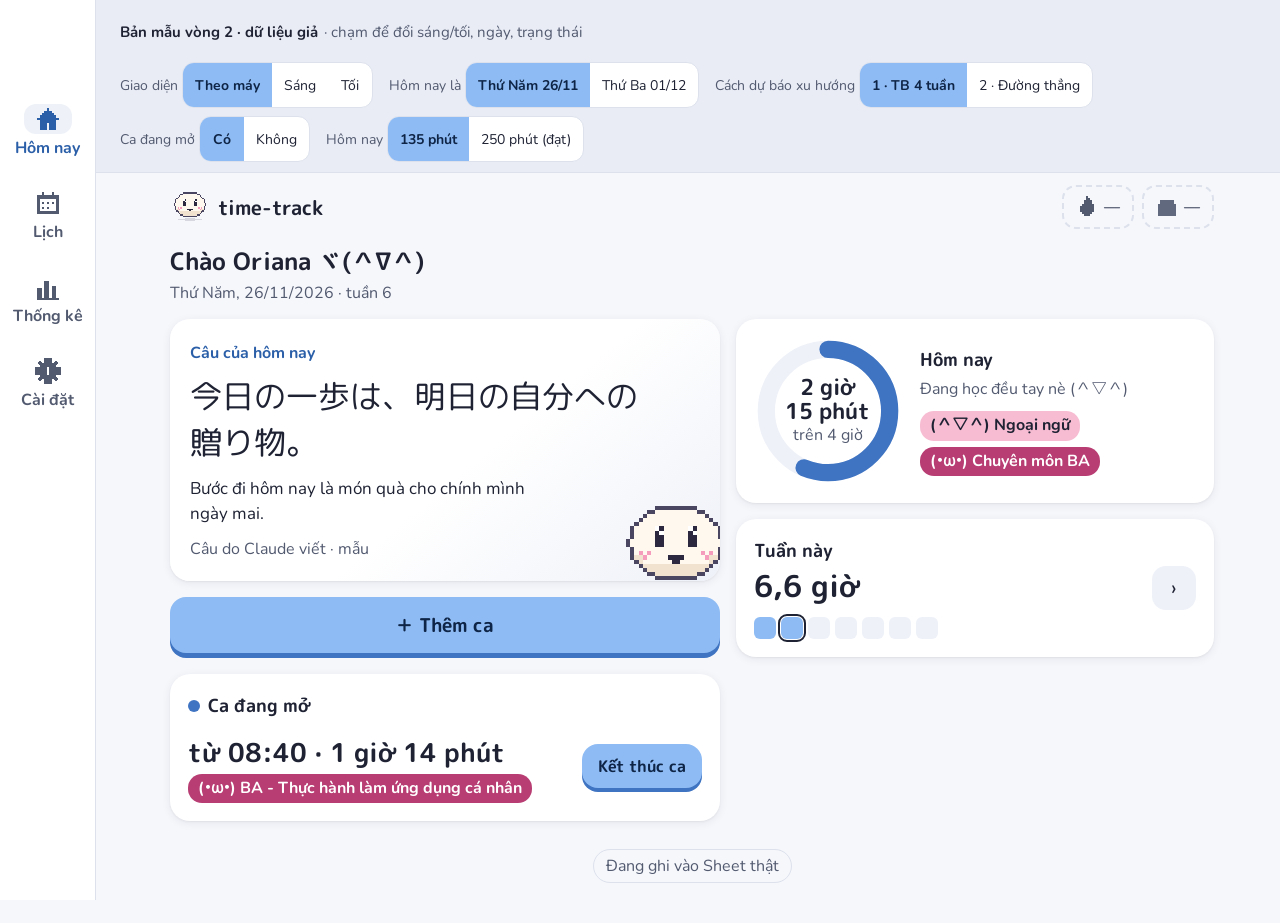
<file: design/vong2-thong-ke.html>
<!doctype html>
<html lang="vi">
<meta charset="utf-8">
<meta name="viewport" content="width=device-width, initial-scale=1, viewport-fit=cover">
<title>time-track bản mẫu</title>
<meta name="claude:viewport-fit-sides" content="cover">
<style>
/* ============================================================
   BẢN MẪU VÒNG 1 — trang "Hôm nay". Dữ liệu GIẢ, không đọc/ghi Google Sheet.
   Bố cục: điện thoại trước (thanh tab dưới cùng); từ 900px thanh tab thành cột bên trái, nội dung 2 cột.
   ============================================================ */
@font-face{font-family:"MPR Bold";src:url(../fonts/mplus-rounded-1c-bold.woff2) format("woff2");font-weight:700;font-display:swap}
@font-face{font-family:"MPR";src:url(../fonts/mplus-rounded-1c-regular.woff2) format("woff2");font-weight:400;font-display:swap}
@font-face{font-family:"Nunito TT";src:url(../fonts/nunito-var.woff2) format("woff2");font-weight:200 1000;font-display:swap}
:root {
  /* Phông: tiêu đề + chữ Nhật = M PLUS Rounded 1c; nội dung = Nunito; ký tự thiếu rơi về phông hệ thống */
  --f-head: "MPR Bold", "M PLUS Rounded 1c", system-ui, sans-serif;
  --f-jp: "MPR", "MPR Bold", "Noto Sans JP", system-ui, sans-serif;
  --f-body: "Nunito TT", "MPR", system-ui, -apple-system, "Segoe UI", Roboto, sans-serif;

  /* Màu chế độ sáng */
  --bg: #F6F7FB; --surface: #FFFFFF; --surface-2: #EEF1F8; --border: #DCE1EC;
  --text: #1E2233; --text-2: #525A70;
  --accent: #8EBBF3; --accent-edge: #3F74C2; --on-accent: #0F2547; --accent-text: #2B5FA8; --ring: #3F74C2;
  --pink-l: #F7BCD2; --pink-d: #B83D72; --on-pink-d: #FFFFFF; --grey-cat: #8A90A0;
  --shadow: 0 2px 10px rgba(30, 34, 51, .07), 0 1px 2px rgba(30, 34, 51, .06);
  --mochi: #FFF8EF; --mochi-shade: #F1E2D0; --mochi-line: #4A4560; --mochi-eye: #2B2840; --mochi-blush: #F59CBD;
  --tip-bg: #1E2233; --tip-text: #FFFFFF;
  --proto-bg: #E9ECF5;
  color-scheme: light;
}
@media (prefers-color-scheme: dark) { :root:not([data-theme="light"]) {
  --bg: #13151D; --surface: #1C1F2B; --surface-2: #272B3B; --border: #343A50;
  --text: #ECEEF6; --text-2: #A9AFC4;
  --accent: #8EBBF3; --accent-edge: #4C7FC9; --on-accent: #0F2547; --accent-text: #9CC3F5; --ring: #8EBBF3;
  --pink-l: #FAD0DF; --pink-d: #C2487B; --on-pink-d: #FFFFFF; --grey-cat: #8A90A0;
  --shadow: 0 2px 12px rgba(0, 0, 0, .35);
  --mochi: #FFF8EF; --mochi-shade: #E7D3BE; --mochi-line: #4A4560; --mochi-eye: #2B2840; --mochi-blush: #F59CBD;
  --tip-bg: #ECEEF6; --tip-text: #1E2233;
  --proto-bg: #0D0F15;
  color-scheme: dark;
} }
:root[data-theme="dark"] {
  --bg: #13151D; --surface: #1C1F2B; --surface-2: #272B3B; --border: #343A50;
  --text: #ECEEF6; --text-2: #A9AFC4;
  --accent: #8EBBF3; --accent-edge: #4C7FC9; --on-accent: #0F2547; --accent-text: #9CC3F5; --ring: #8EBBF3;
  --pink-l: #FAD0DF; --pink-d: #C2487B; --on-pink-d: #FFFFFF; --grey-cat: #8A90A0;
  --shadow: 0 2px 12px rgba(0, 0, 0, .35);
  --mochi: #FFF8EF; --mochi-shade: #E7D3BE; --mochi-line: #4A4560; --mochi-eye: #2B2840; --mochi-blush: #F59CBD;
  --tip-bg: #ECEEF6; --tip-text: #1E2233;
  --proto-bg: #0D0F15;
  color-scheme: dark;
}

* { box-sizing: border-box; }
html { -webkit-text-size-adjust: 100%; }
body { margin: 0; background: var(--bg); color: var(--text); font: 16px/1.5 var(--f-body); }
button { font: inherit; color: inherit; }
h1, h2, h3 { font-family: var(--f-head); font-weight: 700; margin: 0; text-wrap: balance; }

/* ---------- Thanh điều khiển của BẢN MẪU (không có trong app thật) ---------- */
.proto { background: var(--proto-bg); border-bottom: 1px solid var(--border);
  padding-block: 10px; padding-left: max(16px, env(safe-area-inset-left, 0px)); padding-right: max(16px, env(safe-area-inset-right, 0px)); }
.proto-in { max-width: 1180px; margin: 0 auto; display: flex; flex-wrap: wrap; gap: 8px 16px; align-items: center; font-size: 14px; color: var(--text-2); }
.proto b { color: var(--text); }
.proto summary { max-width: 1180px; margin: 0 auto; cursor: pointer; min-height: 44px; display: flex; align-items: center; gap: 6px; font-size: 15px; color: var(--text-2); }
.proto-in { margin-top: 8px !important; }
.seg { display: inline-flex; border: 1px solid var(--border); border-radius: 12px; overflow: hidden; background: var(--surface); }
.seg button { border: 0; background: none; padding: 0 12px; min-height: 44px; min-width: 44px; cursor: pointer; color: var(--text); }
.seg button[aria-pressed="true"] { background: var(--accent); color: var(--on-accent); font-weight: 700; }

/* ---------- Khung app ---------- */
.app { max-width: 1180px; margin: 0 auto; padding-block: 12px 104px;
  padding-left: max(16px, env(safe-area-inset-left, 0px)); padding-right: max(16px, env(safe-area-inset-right, 0px)); }
.topbar { display: flex; align-items: center; justify-content: space-between; gap: 8px; margin-bottom: 14px; }
.brand { display: flex; align-items: center; gap: 8px; font-family: var(--f-head); font-size: 20px; }
.brand svg { width: 40px; height: 34px; }
.stats { display: flex; gap: 8px; }
/* Ô chuỗi ngày + kho ngày nghỉ: CHỖ TRỐNG cho L6, chưa có logic */
.pill { display: inline-flex; align-items: center; gap: 6px; min-height: 44px; min-width: 44px; padding: 0 12px; border-radius: 14px;
  border: 2px dashed var(--border); background: transparent; color: var(--text-2); font-weight: 700; cursor: pointer; }
.pill svg { width: 22px; height: 22px; }

.hello { margin: 0 0 14px; }
.hello h1 { font-size: 24px; }
.hello p { margin: 2px 0 0; color: var(--text-2); }

.grid { display: grid; gap: 16px; }
.card { background: var(--surface); border-radius: 20px; padding: 18px; box-shadow: var(--shadow); min-width: 0; }
.card h2 { font-size: 18px; }
.muted { color: var(--text-2); }

/* Thẻ câu khích lệ: câu Nhật to, nghĩa Việt nhỏ hơn, nhân vật ló ở góc */
.quote { position: relative; overflow: hidden; padding: 22px 20px 20px; min-height: 190px;
  background: linear-gradient(140deg, var(--surface) 55%, var(--surface-2)); }
.quote .tag { display: inline-block; font-size: 16px; font-weight: 700; color: var(--accent-text); margin-bottom: 8px; }
.quote .jp span { display: inline-block; }
.quote .jp { font-family: var(--f-jp); font-size: 28px; line-height: 1.45; margin: 0; max-width: 15em; position: relative; z-index: 1; }
.quote .vi { font-size: 17px; margin: 10px 0 0; max-width: 24em; position: relative; z-index: 1; padding-right: 72px; }
.quote .src { font-size: 16px; color: var(--text-2); margin: 10px 0 0; position: relative; z-index: 1; }
.quote .peek { position: absolute; right: -10px; bottom: -12px; width: 108px; cursor: pointer; border: 0; background: none; padding: 0; }
.quote .peek svg { width: 100%; height: auto; display: block; }

/* Nút "đáy dày": thân nhạt + mép dưới đậm; khi bấm, nút lún xuống */
.btn3d { display: flex; align-items: center; justify-content: center; gap: 8px; width: 100%; min-height: 56px;
  border: 0; border-radius: 16px; background: var(--accent); color: var(--on-accent); font-family: var(--f-head); font-size: 19px;
  box-shadow: 0 5px 0 var(--accent-edge); cursor: pointer; transform: translateY(0); transition: transform .08s, box-shadow .08s; }
.btn3d:active { transform: translateY(5px); box-shadow: 0 0 0 var(--accent-edge); }
.btn3d.small { width: auto; min-height: 44px; padding: 0 16px; font-size: 16px; box-shadow: 0 4px 0 var(--accent-edge); }
.btn3d.small:active { transform: translateY(4px); }
.btn3d.ghost { background: var(--surface); color: var(--text); box-shadow: 0 4px 0 var(--border); border: 2px solid var(--border); }
.add-wrap { padding-bottom: 5px; }
:focus-visible { outline: 3px solid var(--accent-edge); outline-offset: 3px; }

/* Ca đang mở */
.open-row { display: flex; align-items: center; justify-content: space-between; gap: 12px; flex-wrap: wrap; }
.open h2 { display: flex; align-items: center; gap: 8px; }
.dot { width: 12px; height: 12px; border-radius: 50%; background: var(--ring); animation: pulse 1.2s ease-in-out 3; }
@keyframes pulse { 50% { transform: scale(1.5); opacity: .5; } }
.open .time { font-family: var(--f-head); font-size: 26px; margin: 4px 0 2px; font-variant-numeric: tabular-nums; }
.chip { display: inline-flex; border-radius: 14px !important; line-height: 1.35; padding-block: 4px !important; align-items: center; gap: 6px; padding: 2px 10px; border-radius: 99px; font-weight: 700; font-size: 16px; }
.chip.c-nn { background: var(--pink-l); color: #1E2233; }
.chip.c-ba { background: var(--pink-d); color: var(--on-pink-d); }
.chip.c-kh { background: var(--grey-cat); color: #1E2233; }

/* Vòng tiến độ hôm nay */
.ring-card { display: flex; align-items: center; gap: 18px; }
.ring { position: relative; width: 148px; height: 148px; flex: none; cursor: pointer; border: 0; background: none; padding: 0; }
.ring svg { width: 100%; height: 100%; transform: rotate(-90deg); }
.ring .track { stroke: var(--surface-2); }
.ring .bar { stroke: var(--ring); transition: stroke-dashoffset 1s cubic-bezier(.3, 1.3, .5, 1); }
.ring .mid { position: absolute; inset: 0; display: grid; place-content: center; text-align: center; }
.ring .mid b { font-family: var(--f-head); font-size: 22px; line-height: 1.1; font-variant-numeric: tabular-nums; }
.ring .mid span { font-size: 16px; color: var(--text-2); }
.ring-side h2 { margin-bottom: 4px; }
.ring-side p { margin: 0; }
@media (max-width: 440px) { .ring { width: 122px; height: 122px; } .ring .mid b { font-size: 19px; } .ring-card { gap: 14px; padding: 16px; } }
.cats { display: flex; flex-wrap: wrap; gap: 6px; margin-top: 10px; }

/* Tổng giờ tuần này: chạm để xem thêm */
.week { background: none; padding: 0; display: flex; align-items: center; justify-content: space-between; gap: 12px; width: 100%; text-align: left; border: 0; cursor: pointer;
  color: var(--text); font: inherit; }
.week .num { font-family: var(--f-head); font-size: 30px; font-variant-numeric: tabular-nums; }
.days { display: flex; gap: 5px; margin-top: 8px; }
.days i { width: 22px; height: 22px; border-radius: 6px; background: var(--surface-2); display: block; }
.days i.on { background: var(--accent); } .days i.full { background: var(--accent-edge); } .days i.today { outline: 2px solid var(--text); outline-offset: 1px; }
.chev { width: 44px; height: 44px; flex: none; display: grid; place-content: center; border-radius: 14px; background: var(--surface-2); font-size: 22px; }

.realtag { text-align: center; color: var(--text-2); font-size: 16px; margin: 28px 0 0; }
.realtag span { display: inline-block; border: 1px solid var(--border); border-radius: 99px; padding: 4px 12px; }

/* Thanh tab dưới cùng (điện thoại) */
.tabs { position: fixed; left: 0; right: 0; bottom: 0; z-index: 5; background: var(--surface); border-top: 1px solid var(--border);
  display: grid; grid-template-columns: repeat(4, 1fr);
  padding-bottom: env(safe-area-inset-bottom, 0px); padding-left: env(safe-area-inset-left, 0px); padding-right: env(safe-area-inset-right, 0px); }
.tab { display: flex; flex-direction: column; align-items: center; justify-content: center; gap: 2px; min-height: 64px; border: 0; background: none;
  color: var(--text-2); font-size: 16px; font-weight: 700; cursor: pointer; }
.tab svg { width: 26px; height: 26px; }
.tab[aria-current="page"] { color: var(--accent-text); }
.tab[aria-current="page"] .ico { background: var(--surface-2); }
.tab .ico { display: grid; place-content: center; width: 48px; height: 30px; border-radius: 12px; }

/* Máy tính: thanh tab thành cột trái, nội dung 2 cột */
@media (min-width: 900px) {
  .app { padding-left: 120px; padding-bottom: 40px; }
  .proto { padding-left: 120px; }
  .tabs { top: 0; right: auto; width: 96px; grid-template-columns: 1fr; grid-auto-rows: 84px; align-content: start; padding-top: 90px;
    border-top: 0; border-right: 1px solid var(--border); }
  .grid.two { grid-template-columns: 1.15fr 1fr; align-items: start; }
  .quote .jp { font-size: 32px; }
}

/* Tooltip dùng chung: hiện khi rê chuột (máy tính) hoặc chạm (điện thoại) */
.tip { position: fixed; z-index: 30; max-width: 260px; background: var(--tip-bg); color: var(--tip-text); font-size: 15px; line-height: 1.45;
  padding: 8px 12px; border-radius: 12px; white-space: pre-line; pointer-events: none; box-shadow: 0 4px 16px rgba(0,0,0,.25); }

/* Tấm trượt từ dưới lên khi chạm "Tổng giờ tuần này" */
dialog.sheet { border: 0; padding: 20px; border-radius: 24px 24px 0 0; width: 100%; max-width: 560px; margin: auto auto 0;
  background: var(--surface); color: var(--text); }
dialog.sheet::backdrop { background: rgba(10, 12, 20, .5); }
dialog.sheet[open] { animation: up .25s ease-out; }
@keyframes up { from { transform: translateY(40%); opacity: 0; } }

/* ---------- Nhân vật cục bột: nhảy lên ---------- */
.mochi { overflow: visible; }
.mochi .body-g { transform-box: fill-box; transform-origin: 50% 100%; }
.jump .body-g { animation: jump .9s cubic-bezier(.3, .7, .4, 1) 1; }
@keyframes jump {
  0% { transform: translateY(0) scale(1, 1); }
  15% { transform: translateY(0) scale(1.15, .82); }
  45% { transform: translateY(-38%) scale(.92, 1.1); }
  70% { transform: translateY(0) scale(1.12, .86); }
  85% { transform: translateY(0) scale(.97, 1.04); }
  100% { transform: translateY(0) scale(1, 1); }
}
.pixel { shape-rendering: crispEdges; }

/* ---------- Ăn mừng: hạt pixel bay + kaomoji, tổng ≤ 3 giây (dưới mốc 5 giây của WCAG 2.2.2) ---------- */
.party { position: fixed; inset: 0; pointer-events: none; z-index: 40; overflow: hidden; }
.party i { position: absolute; width: 10px; height: 10px; animation: fly 2.4s cubic-bezier(.2, .7, .4, 1) forwards; }
@keyframes fly { to { transform: translate(var(--dx), var(--dy)) rotate(var(--r)); opacity: 0; } }
.party .say { position: absolute; left: 50%; top: 38%; transform: translate(-50%, -50%) scale(.4); font-family: var(--f-head); font-size: 26px;
  background: var(--surface); color: var(--text); padding: 12px 18px; border-radius: 18px; box-shadow: var(--shadow); width: max-content; max-width: calc(100vw - 32px);
  animation: pop 2.6s ease-out forwards; display: flex; align-items: center; gap: 10px; }
.party .say svg { width: 56px; height: 48px; }
@keyframes pop { 12% { transform: translate(-50%, -50%) scale(1.08); } 20%, 80% { transform: translate(-50%, -50%) scale(1); opacity: 1; } 100% { transform: translate(-50%, -60%) scale(.9); opacity: 0; } }

/* ---------- Vòng 2: tab Thống kê ---------- */
:root { --a1: #3F74C2; --a2: #B83D72; --a3: #7A5BC7; --a4: #2E8A75; --a5: #A86F12; --prev: #AAB3C8;
  --h0: #EBEEF5; --h1: #C9DDF8; --h2: #94BBF0; --h3: #5B92DC; --h4: #2F67B8; --h5: #173F7A; }
@media (prefers-color-scheme: dark) { :root:not([data-theme="light"]) { --a1: #8EBBF3; --a2: #E27FA7; --a3: #B9A3F0; --a4: #6CCFB6; --a5: #E8B661; --prev: #5D6680;
  --h0: #2E3345; --h1: #4A72BA; --h2: #5F8CD6; --h3: #80A9E9; --h4: #A9C7F3; --h5: #D6E5FB; } }
:root[data-theme="dark"] { --a1: #8EBBF3; --a2: #E27FA7; --a3: #B9A3F0; --a4: #6CCFB6; --a5: #E8B661; --prev: #5D6680;
  --h0: #2E3345; --h1: #4A72BA; --h2: #5F8CD6; --h3: #80A9E9; --h4: #A9C7F3; --h5: #D6E5FB; }
.card > h2 { margin-bottom: 10px; display: flex; flex-wrap: wrap; align-items: baseline; gap: 4px 8px; }
.guess { font-family: var(--f-body); font-size: 16px; font-weight: 800; color: var(--accent-text); }
.newtag { font-family: var(--f-body); font-size: 16px; font-weight: 700; color: var(--text-2); border: 1px dashed var(--border); border-radius: 8px; padding: 0 8px; }
.chart { width: 100%; }
.chart svg { display: block; width: 100%; height: auto; overflow: visible; }
.chart text { font-family: var(--f-body); font-size: 16px; fill: var(--text-2); font-variant-numeric: tabular-nums; }
.chart .grid-l { stroke: var(--border); stroke-width: 1; }
.chart .mk { cursor: pointer; outline: none; }
.chart .mk .hit { fill: transparent; }
.chart .mk .v { fill: var(--text); font-weight: 800; opacity: 0; transition: opacity .15s; }
.chart .mk.sel .v { opacity: 1; }
@media (hover: hover) { .chart .mk:hover .v { opacity: 1; } }
.chart .mk.sel .b, .chart .mk:focus-visible .b { stroke: var(--text); stroke-width: 2; }
.grow { transform-box: fill-box; transform-origin: 50% 100%; animation: grow .7s cubic-bezier(.3, 1.3, .5, 1) both; }
.growx { transform-box: fill-box; transform-origin: 0 50%; animation: growx .7s cubic-bezier(.3, 1.2, .5, 1) both; }
@keyframes grow { from { transform: scaleY(0); } }
@keyframes growx { from { transform: scaleX(0); } }
.big2 { font-family: var(--f-head); font-size: 28px; font-variant-numeric: tabular-nums; }
.pair { display: grid; gap: 6px; margin: 6px 0 14px; }
.pair .row { min-height: 44px; cursor: pointer; display: grid; grid-template-columns: 92px 1fr; align-items: center; gap: 10px; }
.pair .lab { font-size: 16px; color: var(--text-2); }
.pair .track { height: 24px; border-radius: 8px; background: var(--surface-2); overflow: hidden; }
.pair .fill { height: 100%; border-radius: 8px; }
.fill.cur { background: var(--a1); } .fill.prev { background: var(--prev); }
.sub2 { color: var(--text-2); margin: 0; }
.tagp { display: inline-block; font-size: 16px; font-weight: 700; color: var(--text-2); border: 1px solid var(--border); border-radius: 8px; padding: 0 8px; }
.pace-wrap { cursor: pointer; padding: 1px 0; }
.pace { position: relative; height: 34px; border-radius: 10px; background: var(--surface-2); margin: 34px 0 30px; }
.pace .done { position: absolute; left: 0; top: 0; bottom: 0; border-radius: 10px 0 0 10px; background: var(--a1); }
.pace .more { position: absolute; top: 0; bottom: 0; background: repeating-linear-gradient(45deg, var(--a1) 0 4px, transparent 4px 9px); border: 2px solid var(--a1); border-left: 0; border-radius: 0 10px 10px 0; }
.pace .goal { position: absolute; top: -8px; bottom: -8px; width: 3px; background: var(--text); border-radius: 2px; }
.pace .goal span { position: absolute; top: -26px; transform: translateX(-50%); white-space: nowrap; font-size: 16px; color: var(--text); font-weight: 700; }
.pace .end { position: absolute; bottom: -28px; transform: translateX(-50%); white-space: nowrap; font-size: 16px; font-weight: 800; }
.legend { display: flex; flex-wrap: wrap; gap: 6px; margin-bottom: 10px; }
.rows { list-style: none; padding: 0; margin: 10px 0 0; display: grid; gap: 6px; }
.rows li { display: grid; grid-template-columns: 16px 1fr auto; gap: 10px; align-items: center; }
.rows i { width: 16px; height: 16px; border-radius: 5px; display: block; }
.rows b { font-variant-numeric: tabular-nums; }
.heat-legend { display: flex; align-items: center; gap: 4px; justify-content: flex-end; color: var(--text-2); margin-top: 8px; flex-wrap: wrap; }
.heat-legend i { width: 18px; height: 18px; border-radius: 5px; display: block; }
.heat-legend .busy-sw { margin-left: 12px; background: repeating-linear-gradient(45deg, var(--h0) 0 3px, var(--grey-cat) 3px 5px); }
.inseg { margin-bottom: 10px; }
.rank { list-style: none; margin: 0; padding: 0; display: grid; gap: 4px; counter-reset: r; }
.rank li { display: grid; grid-template-columns: 34px 1fr auto; gap: 10px; align-items: center; min-height: 44px; border-bottom: 1px solid var(--border); }
.rank li:last-child { border-bottom: 0; }
.rank .n { font-family: var(--f-head); font-size: 18px; width: 30px; height: 30px; border-radius: 10px; display: grid; place-content: center; background: var(--surface-2); }
.rank li:first-child .n { background: var(--accent); color: var(--on-accent); }
.rank .r { font-variant-numeric: tabular-nums; font-weight: 800; }
.soon .badges { display: grid; grid-template-columns: repeat(5, 1fr); gap: 8px; }
.badge { aspect-ratio: 1; border: 2px dashed var(--border); border-radius: 14px; display: grid; place-content: center; text-align: center; color: var(--text-2); font-weight: 800; font-size: 16px; line-height: 1.1; }
.lg { display: inline-flex; align-items: center; gap: 6px; color: var(--text-2); margin-right: 12px; }
.lg i { width: 16px; height: 16px; border-radius: 5px; display: block; }
.foot { color: var(--text-2); margin: 8px 0 0; }
.sheet .chart { margin: 8px 0 12px; }
.sheet h2 { margin-bottom: 4px; }
.sheet-actions { display: flex; justify-content: flex-end; }
@media (min-width: 900px) { .st-grid { grid-template-columns: 1fr 1fr; } }

/* ---------- Khu so sánh 3 biến thể (chỉ có trong bản mẫu) ---------- */
.compare { max-width: 1180px; margin: 0 auto; padding-block: 8px 120px;
  padding-left: max(16px, env(safe-area-inset-left, 0px)); padding-right: max(16px, env(safe-area-inset-right, 0px)); }
@media (min-width: 900px) { .compare { padding-left: 120px; } }
.compare > h2 { font-size: 20px; margin: 8px 0 4px; }
.variants { display: grid; gap: 16px; grid-template-columns: repeat(auto-fit, minmax(240px, 1fr)); margin-top: 12px; }
.variant { display: grid; gap: 10px; justify-items: center; text-align: center; }
.variant .big { width: 160px; border: 0; background: none; padding: 0; cursor: pointer; }
.variant .big svg { width: 100%; height: auto; }
.icons { display: flex; gap: 12px; align-items: end; }
.appicon { display: grid; place-content: center; background: var(--accent); border-radius: 22%; }
.appicon svg { width: 78%; height: auto; margin: auto; }
.swatches { display: flex; gap: 4px; flex-wrap: wrap; }
.swatches i { width: 28px; height: 28px; border-radius: 6px; display: block; }
.note { font-size: 15px; color: var(--text-2); margin: 4px 0 0; }
</style>

<details class="proto" id="proto" aria-label="Điều khiển bản mẫu">
  <summary><b>Bản mẫu vòng 2 · dữ liệu giả</b> · chạm để đổi sáng/tối, ngày, trạng thái</summary>
  <div class="proto-in">
    <span>Giao diện <span class="seg" id="p-theme"><button data-v="auto">Theo máy</button><button data-v="light">Sáng</button><button data-v="dark">Tối</button></span></span>
    <span>Hôm nay là <span class="seg" id="p-day"><button data-v="thu">Thứ Năm 26/11</button><button data-v="tue">Thứ Ba 01/12</button></span></span>
    <span>Cách dự báo xu hướng <span class="seg" id="p-trend"><button data-v="avg">1 · TB 4 tuần</button><button data-v="line">2 · Đường thẳng</button></span></span>
    <span>Ca đang mở <span class="seg" id="p-open"><button data-v="1">Có</button><button data-v="0">Không</button></span></span>
    <span>Hôm nay <span class="seg" id="p-min"><button data-v="135">135 phút</button><button data-v="250">250 phút (đạt)</button></span></span>
  </div>
</details>

<div class="app">
  <header class="topbar">
    <div class="brand"><span id="brand-mochi"></span>time-track</div>
    <div class="stats">
      <button class="pill" type="button" data-tip="Chuỗi ngày học · sẽ làm ở L6&#10;Chạm vào sẽ xem hành trình giữ chuỗi." aria-label="Chuỗi ngày học, sắp có">
        <svg viewBox="0 0 11 11" class="pixel" aria-hidden="true"><path fill="currentColor" d="M5 0h1v1h1v1h1v2h1v4h-1v1h-1v1H4V9H3V8H2V5h1V4h1V2h1z"/></svg>—</button>
      <button class="pill" type="button" data-tip="Kho ngày nghỉ · sẽ làm ở L6&#10;Số ngày nghỉ còn lại và phần đã quy đổi." aria-label="Kho ngày nghỉ, sắp có">
        <svg viewBox="0 0 11 11" class="pixel" aria-hidden="true"><path fill="currentColor" d="M1 4h9v6H1zM2 2h7v2H2zM5 2h1v8H5z" opacity=".9"/></svg>—</button>
    </div>
  </header>

  <div id="pg-today" class="page">
  <div class="hello">
    <h1>Chào Oriana ヾ(＾∇＾)</h1>
    <p id="today-line">Thứ Năm, 26/11/2026 · tuần 6</p>
  </div>

  <div class="grid two">
    <div class="grid">
      <section class="card quote" aria-label="Câu khích lệ hôm nay">
        <span class="tag">Câu của hôm nay</span>
        <p class="jp" lang="ja"><span>今日の一歩は、</span><span>明日の自分への</span><span>贈り物。</span></p>
        <p class="vi">Bước đi hôm nay là món quà cho chính mình ngày mai.</p>
        <p class="src">Câu do Claude viết · mẫu</p>
        <button class="peek" type="button" id="peek" aria-label="Chạm để nhân vật nhảy"></button>
      </section>
      <div class="add-wrap"><button class="btn3d" type="button" id="add">＋ Thêm ca</button></div>
      <section class="card open" id="open-card" aria-label="Ca đang mở">
        <h2><span class="dot"></span>Ca đang mở</h2>
        <div class="open-row">
          <div>
            <p class="time">từ 08:40 · <span id="open-dur">1 giờ 14 phút</span></p>
            <span class="chip c-ba">(•ω•) BA - Thực hành làm ứng dụng cá nhân</span>
          </div>
          <button class="btn3d small" type="button">Kết thúc ca</button>
        </div>
      </section>
    </div>
    <div class="grid">
      <section class="card ring-card" aria-label="Tiến độ hôm nay">
        <button class="ring" type="button" id="ring" data-tip="">
          <svg viewBox="0 0 120 120" aria-hidden="true"><circle class="track" cx="60" cy="60" r="50" fill="none" stroke-width="14"/>
            <circle class="bar" id="ring-bar" cx="60" cy="60" r="50" fill="none" stroke-width="14" stroke-linecap="round" stroke-dasharray="314.16" stroke-dashoffset="314.16"/></svg>
          <span class="mid"><b id="ring-num">0</b><span>trên 4 giờ</span></span>
        </button>
        <div class="ring-side">
          <h2>Hôm nay</h2>
          <p id="ring-msg" class="muted">Đang học đều tay nè (＾▽＾)</p>
          <div class="cats" id="cats"></div>
        </div>
      </section>
      <section class="card">
        <button class="week" type="button" id="week">
          <span>
            <h2>Tuần này</h2>
            <span class="num" id="week-num">6,6 giờ</span>
            <span class="days" id="days" aria-hidden="true"></span>
          </span>
          <span class="chev" aria-hidden="true">›</span>
        </button>
      </section>
    </div>
  </div>
  </div>
  <div id="pg-stats" class="page" hidden>
    <div class="hello">
      <h1>Thống kê</h1>
      <p id="st-sub">Từ 21/10/2026 đến hôm nay</p>
    </div>
    <div class="grid two st-grid">
      <div class="grid">
        <section class="card">
          <h2>Tuần này so với tuần trước</h2>
          <div id="st-cmpweek"></div>
        </section>
        <section class="card">
          <h2>Nhịp độ cuối tuần <span class="guess">[DỰ ĐOÁN]</span></h2>
          <div id="st-pace"></div>
        </section>
        <section class="card">
          <h2>Tháng này so với tháng trước</h2>
          <div id="st-month"></div>
        </section>
        <section class="card">
          <h2>Tổng giờ theo tuần</h2>
          <div class="chart" id="st-weeks"></div>
        </section>
        <section class="card">
          <h2>Xu hướng <span class="guess">[DỰ ĐOÁN]</span></h2>
          <div class="chart" id="st-trend"></div>
          <p class="foot" id="st-trend-foot"></p>
        </section>
        <section class="card">
          <h2>Theo nhóm học</h2>
          <div class="legend" id="st-cat-legend"></div>
          <div class="chart" id="st-cats"></div>
        </section>
      </div>
      <div class="grid">
        <section class="card">
          <h2>Lịch học</h2>
          <div class="chart" id="st-heat"></div>
          <div class="heat-legend" id="st-heat-legend"></div>
        </section>
        <section class="card">
          <h2>Theo hoạt động</h2>
          <div class="chart" id="st-acts"></div>
          <ul class="rows" id="st-acts-list"></ul>
        </section>
        <section class="card">
          <h2>Theo thứ trong tuần</h2>
          <div class="chart" id="st-wd"></div>
        </section>
        <section class="card">
          <h2>Theo khung giờ <span class="newtag">đề xuất mới</span></h2>
          <div class="chart" id="st-tod"></div>
        </section>
        <section class="card">
          <h2>Xếp hạng</h2>
          <div class="seg inseg" id="st-rank-tabs"><button data-v="w" aria-pressed="true">Tuần</button><button data-v="t">Chủ đề</button><button data-v="d">Thứ</button></div>
          <ol class="rank" id="st-rank"></ol>
        </section>
        <section class="card soon">
          <h2>Thành tích</h2>
          <div class="badges" id="st-badges"></div>
        </section>
      </div>
    </div>
  </div>

  <p class="realtag"><span>Đang ghi vào Sheet thật</span></p>
</div>


<nav class="tabs" aria-label="Các trang">
  <button class="tab" type="button" data-page="today" aria-current="page"><span class="ico"><svg viewBox="0 0 11 11" class="pixel" aria-hidden="true"><path fill="currentColor" d="M5 1h1v1h1v1h1v1h1v1h1v1H9v4H6V7H5v3H2V6H1V5h1V4h1V3h1V2h1z"/></svg></span>Hôm nay</button>
  <button class="tab" type="button"><span class="ico"><svg viewBox="0 0 11 11" class="pixel" aria-hidden="true"><path fill="currentColor" d="M1 2h9v8H1zM2 4v5h7V4zM3 5h1v1H3zm2 0h1v1H5zm2 0h1v1H7zM3 7h1v1H3zm2 0h1v1H5zM3 1h1v2H3zm4 0h1v2H7z"/></svg></span>Lịch</button>
  <button class="tab" type="button" data-page="stats"><span class="ico"><svg viewBox="0 0 11 11" class="pixel" aria-hidden="true"><path fill="currentColor" d="M1 6h2v4H1zm3-3h2v7H4zm3 2h2v5H7zM1 10h9v1H1z"/></svg></span>Thống kê</button>
  <button class="tab" type="button"><span class="ico"><svg viewBox="0 0 11 11" class="pixel" aria-hidden="true"><path fill="currentColor" d="M4 0h3v2h1l1-1 1 1-1 1v1h2v3H9v1l1 1-1 1-1-1H7v2H4V9H3l-1 1-1-1 1-1V7H0V4h2V3L1 2l1-1 1 1h1zm1 4v3h1V4z"/></svg></span>Cài đặt</button>
</nav>

<dialog class="sheet" id="sheet">
  <div id="sheet-body"></div>
  <div class="sheet-actions"><button class="btn3d small ghost" type="button" id="sheet-close">Đóng</button></div>
</dialog>

<script>
/* =====================================================================
   Phần JS của bản mẫu. Toàn bộ số liệu là GIẢ, viết sẵn ở đây.
   ===================================================================== */
const CONFIG = { name: 'Oriana', goalMin: 240 };   // tên hiển thị: chỉ sửa 1 chỗ này
const FAKE = {
  today: 135,
  cats: [{ k: 'Ngoại ngữ', c: 'c-nn', kao: '(＾▽＾)', min: 95 }, { k: 'Chuyên môn BA', c: 'c-ba', kao: '(•ω•)', min: 40 }],
  weekMin: 395, weekDays: [130, 0, 0, 0, 0, 0, 0], todayIdx: 1,   // thứ Tư → thứ Ba; hôm nay = thứ Năm
};
const $ = id => document.getElementById(id);

/* ---------- 1. Nhân vật cục bột: 3 biến thể, đều vẽ bằng SVG (không dùng ảnh ngoài) ---------- */
// Bảng màu lấy từ biến CSS để tự đổi theo sáng/tối
const COL = { o: 'var(--mochi-line)', w: 'var(--mochi)', s: 'var(--mochi-shade)', e: 'var(--mochi-eye)', h: '#FFFFFF', p: 'var(--mochi-blush)', m: 'var(--mochi-eye)' };

// A. Pixel 16×14 vẽ tay từng ô: mỗi ký tự là một ô vuông
const MAP_A = [
  '....oooooooo....',
  '..oowwwwwwwwoo..',
  '.owwwwwwwwwwwwo.',
  'owwwhewwwwhewwwo',
  'owwweewwwweewwwo',
  'owwweewwwweewwwo',
  'owpwpwwwwwwpwpwo',
  'owwpwwwmmmwwpwwo',
  'owwwwwwwmwwwwwwo',
  'oswwwwwwwwwwwwso',
  '.osswwwwwwwwsso.',
  '..oossssssssoo..',
  '....oooooooo....',
];
function pixelSvg(map, cls = '') {
  const w = map[0].length, h = map.length;
  let r = '';
  map.forEach((row, y) => [...row].forEach((ch, x) => { if (COL[ch]) r += `<rect x="${x}" y="${y}" width="1.02" height="1.02" fill="${COL[ch]}"/>`; }));
  return `<svg class="mochi pixel ${cls}" viewBox="-1 -3 ${w + 2} ${h + 5}" aria-hidden="true">
    <ellipse cx="${w / 2}" cy="${h + .9}" rx="${w * .36}" ry=".8" fill="var(--text)" opacity=".14"/><g class="body-g">${r}</g></svg>`;
}

// B. Pixel 24×20 tạo bằng công thức: hình bầu dục, viền, phần bóng dưới thân, mắt có đốm sáng, má 3 chấm
function makeMapB() {
  const W = 24, H = 20, cx = 11.5, cy = 9.6, rx = 11.6, ry = 9.4;
  const inside = (x, y) => ((x - cx) / rx) ** 2 + ((y - cy) / ry) ** 2 <= 1;
  const g = Array.from({ length: H }, (_, y) => Array.from({ length: W }, (_, x) => inside(x, y) ? 'w' : '.'));
  for (let y = 0; y < H; y++) for (let x = 0; x < W; x++) if (g[y][x] === 'w') {
    const edge = [[1, 0], [-1, 0], [0, 1], [0, -1]].some(([dx, dy]) => !inside(x + dx, y + dy));
    if (edge) g[y][x] = 'o';
    else if (y >= cy + 5 || (y >= cy + 3 && Math.abs(x - cx) > 8)) g[y][x] = 's';
  }
  const set = (x, y, c) => { if (g[y] && g[y][x] && g[y][x] !== '.') g[y][x] = c; };
  for (const ex of [7, 15]) { for (let y = 6; y <= 10; y++) { set(ex, y, 'e'); set(ex + 1, y, 'e'); } set(ex, 6, 'h'); set(ex + 1, 7, 'h'); set(ex, 7, 'e'); }
  for (const [x, y] of [[3, 12], [5, 12], [4, 13], [18, 12], [20, 12], [19, 13]]) set(x, y, 'p');
  for (let x = 10; x <= 13; x++) set(x, 13, 'm'); set(11, 14, 'm'); set(12, 14, 'm');
  return g.map(r => r.join(''));
}
const MAP_B = makeMapB();

// C. Nét mượt (không pixel): giữ đúng hình vẽ tay nhưng đường gọn, đều
function smoothSvg(cls = '') {
  return `<svg class="mochi ${cls}" viewBox="0 0 120 104" aria-hidden="true">
    <ellipse cx="60" cy="96" rx="40" ry="5" fill="var(--text)" opacity=".14"/>
    <g class="body-g">
      <path d="M60 10C92 10 112 30 112 56c0 24-22 36-52 36S8 80 8 56C8 30 28 10 60 10z" fill="var(--mochi)" stroke="var(--mochi-line)" stroke-width="3.5"/>
      <path d="M18 72c10 12 26 17 42 17s32-5 42-17c-8 6-24 10-42 10S26 78 18 72z" fill="var(--mochi-shade)"/>
      <ellipse cx="43" cy="45" rx="7" ry="10.5" fill="var(--mochi-eye)"/><ellipse cx="77" cy="45" rx="7" ry="10.5" fill="var(--mochi-eye)"/>
      <circle cx="40.5" cy="40" r="3" fill="#fff"/><circle cx="45" cy="49" r="1.4" fill="#fff"/>
      <circle cx="74.5" cy="40" r="3" fill="#fff"/><circle cx="79" cy="49" r="1.4" fill="#fff"/>
      <g fill="var(--mochi-blush)"><circle cx="25" cy="62" r="2.6"/><circle cx="31" cy="63" r="2.6"/><circle cx="37" cy="64.5" r="2.6"/>
        <circle cx="83" cy="64.5" r="2.6"/><circle cx="89" cy="63" r="2.6"/><circle cx="95" cy="62" r="2.6"/></g>
      <path d="M54.5 63.5h11l-5.5 7z" fill="var(--mochi-eye)" stroke="var(--mochi-eye)" stroke-width="2.4" stroke-linejoin="round"/>
    </g></svg>`;
}
const MOCHI = {
  a: { name: 'A · Pixel 16 ô', desc: 'Ít chi tiết, nhìn rõ ở cỡ nhỏ (biểu tượng app 48 px).', svg: c => pixelSvg(MAP_A, c) },
  b: { name: 'B · Pixel 24 ô', desc: 'Nhiều chi tiết hơn: má đúng 3 chấm, mắt có đốm sáng, thân có phần bóng.', svg: c => pixelSvg(MAP_B, c) },
  c: { name: 'C · Nét mượt', desc: 'Không pixel, gần hình vẽ tay nhất; để so sánh với hai bản pixel.', svg: c => smoothSvg(c) },
};
let mochiKey = 'b';   // Oriana chọn B (26/11)
function jump(el) { const s = el.querySelector('svg.mochi') || el; s.classList.remove('jump'); void s.getBoundingClientRect(); s.classList.add('jump'); }
function renderMochi() {
  $('brand-mochi').innerHTML = MOCHI[mochiKey].svg('');
  $('peek').innerHTML = MOCHI[mochiKey].svg('');
}

/* ---------- 2. Chọn sáng/tối: mặc định theo điện thoại, nhớ lựa chọn trên máy này ---------- */
const store = { get(k) { try { return localStorage.getItem(k); } catch { return null; } }, set(k, v) { try { localStorage.setItem(k, v); } catch {} } };
function applyTheme(v) {
  if (v === 'light' || v === 'dark') document.documentElement.dataset.theme = v; else delete document.documentElement.dataset.theme;
  store.set('tt-theme', v);
}

/* ---------- 3. Vòng tiến độ hôm nay ---------- */
const fmtH = m => `${Math.floor(m / 60)} giờ${m % 60 ? ' ' + (m % 60) : ''}`;
function renderRing(min, celebrate) {
  const p = Math.min(1, min / CONFIG.goalMin), C = 314.16;
  $('ring-bar').style.strokeDashoffset = String(C * (1 - p));
  $('ring-num').innerHTML = `${Math.floor(min / 60)} giờ<br>${min % 60} phút`;   // Oriana chọn cách ghi "2 giờ 15 phút"
  $('ring').dataset.tip = `${min} phút / ${CONFIG.goalMin} phút\n` + FAKE.cats.map(c => `${c.k}: ${c.min} phút`).join('\n');
  $('ring-msg').textContent = p >= 1 ? 'Đủ 4 giờ rồi! Nghỉ ngơi xíu nha (˘ω˘)' : 'Đang học đều tay nè (＾▽＾)';
  if (celebrate && p >= 1) setTimeout(party, 900);
}
function renderCats() {
  $('cats').innerHTML = FAKE.cats.map(c => `<span class="chip ${c.c}">${c.kao} ${c.k}</span>`).join('');
}
function renderWeek() {
  $('days').innerHTML = FAKE.weekDays.map((m, i) => `<i class="${m >= 240 ? 'full' : m > 0 || i === FAKE.todayIdx ? 'on' : ''} ${i === FAKE.todayIdx ? 'today' : ''}"></i>`).join('');
}

/* ---------- 4. Ăn mừng: ~40 hạt pixel bay ra + nhân vật nhảy + kaomoji; tự tắt sau 3 giây ---------- */
function party() {
  const box = document.createElement('div'); box.className = 'party';
  const colors = ['var(--accent)', 'var(--accent-edge)', 'var(--pink-l)', 'var(--pink-d)', '#FFD66B'];
  for (let i = 0; i < 40; i++) {
    const p = document.createElement('i'), a = Math.random() * Math.PI * 2, d = 120 + Math.random() * 260;
    p.style.left = '50%'; p.style.top = '38%'; p.style.background = colors[i % colors.length];
    p.style.setProperty('--dx', `${Math.cos(a) * d}px`); p.style.setProperty('--dy', `${Math.sin(a) * d + 120}px`); p.style.setProperty('--r', `${Math.random() * 540}deg`);
    box.appendChild(p);
  }
  const say = document.createElement('div'); say.className = 'say';
  say.innerHTML = MOCHI[mochiKey].svg('') + `<span>Giỏi quá, ${CONFIG.name}! (≧▽≦)♪</span>`;
  box.appendChild(say); document.body.appendChild(box);
  setTimeout(() => jump(say), 250); jump($('peek')); jump($('brand-mochi'));
  setTimeout(() => box.remove(), 3000);
}

/* ---------- 5. Tooltip: rê chuột hiện, chạm thì bật/tắt ---------- */
const tip = document.createElement('div'); tip.className = 'tip'; tip.hidden = true; document.body.appendChild(tip);
function showTip(el) {
  if (!el.dataset.tip) return;
  const host = el.closest('dialog') || document.body; if (tip.parentNode !== host) host.appendChild(tip);   // trong tấm trượt, tooltip phải nằm trong tấm đó mới hiện lên trên
  tip.textContent = el.dataset.tip; tip.hidden = false;
  const r = el.getBoundingClientRect(), bw = tip.offsetWidth, bh = tip.offsetHeight;
  tip.style.left = `${Math.min(innerWidth - bw - 8, Math.max(8, r.left + r.width / 2 - bw / 2))}px`;
  tip.style.top = `${r.top - bh - 10 < 8 ? r.bottom + 10 : r.top - bh - 10}px`;
}
let tipFor = null;
document.addEventListener('pointerover', e => { if (e.pointerType !== 'mouse') return; const el = e.target.closest('[data-tip]'); el ? showTip(el) : (tip.hidden = true); });
document.addEventListener('click', e => {
  const el = e.target.closest('[data-tip]');
  if (el && el !== tipFor) { tipFor = el; showTip(el); } else { tipFor = null; tip.hidden = true; }
});
addEventListener('scroll', () => { tip.hidden = true; tipFor = null; }, { passive: true });

/* ---------- 6. Điều khiển của bản mẫu ---------- */
function seg(id, value, on) {
  const el = $(id);
  const mark = v => el.querySelectorAll('button').forEach(b => b.setAttribute('aria-pressed', String(b.dataset.v === v)));
  mark(value);
  el.addEventListener('click', e => { const b = e.target.closest('button'); if (!b) return; mark(b.dataset.v); on(b.dataset.v); });
}
if (matchMedia('(min-width: 900px)').matches) $('proto').open = true;
seg('p-theme', store.get('tt-theme') || 'auto', applyTheme);
applyTheme(store.get('tt-theme') || 'auto');
seg('p-open', '1', v => { $('open-card').hidden = v === '0'; });
seg('p-min', '135', v => { FAKE.today = Number(v); FAKE.cats[0].min = v === '250' ? 170 : 95; FAKE.cats[1].min = v === '250' ? 80 : 40; renderRing(FAKE.today, true); });

$('peek').addEventListener('click', () => jump($('peek')));
$('brand-mochi').addEventListener('click', () => jump($('brand-mochi')));
$('week').addEventListener('click', () => $('sheet').showModal());
$('sheet-close').addEventListener('click', () => $('sheet').close());
$('add').addEventListener('click', () => {});


renderMochi(); renderCats(); renderWeek();

/* =====================================================================
   VÒNG 2 — tab Thống kê + tấm "Tuần này". Số liệu GIẢ, khớp nhau (tổng tuần = tổng các ngày).
   ===================================================================== */
// Ngày: dùng số ngày kể từ 21/10/2026 (ngày 0 = thứ Tư 21/10). Không dùng giờ máy để tránh lệch múi giờ.
const START = { y: 2026, m: 10, d: 21 };
const MDAYS = { 10: 31, 11: 30, 12: 31 };
function dateOf(i) { let m = START.m, d = START.d + i; while (d > MDAYS[m]) { d -= MDAYS[m]; m++; } return { m, d }; }
const dd = i => { const { m, d } = dateOf(i); return `${String(d).padStart(2, '0')}/${String(m).padStart(2, '0')}`; };
const WD = ['Thứ Tư', 'Thứ Năm', 'Thứ Sáu', 'Thứ Bảy', 'Chủ nhật', 'Thứ Hai', 'Thứ Ba'];
const WD_SHORT = ['T4', 'T5', 'T6', 'T7', 'CN', 'T2', 'T3'];
// Phút mỗi ngày (thứ Tư → thứ Ba). 'B' = ngày có dòng "Bận đi làm" (vẫn có phút ôn ngắn)
const DAYS = [
  [240, 210, 250, 180, 230, 200, 220],
  [260, 240, 300, 210, 250, 225, 230],
  [200, 0, 180, 240, 'B30', 300, 250],
  [220, 190, 0, 260, 213, 180, 210],
  [150, 200, 'B30', 180, 167, 140, 180],
];
const W6 = { thu: [260, 135], tue: [260, 215, 240, 180, 0, 200, 195] }; // tuần 6: tới thứ Năm, hoặc trọn tuần (giả lập thứ Ba)
const CAT = { 1: [1530, 0, 0], 2: [1715, 0, 0], 3: [1170, 0, 30], 4: [1273, 0, 0], 5: [777, 240, 30], 6: [135, 260, 0] };
const CATS = [{ k: 'Ngoại ngữ', kao: '(＾▽＾)', v: 'var(--pink-l)', c: 'c-nn' }, { k: 'Chuyên môn BA', kao: '(•ω•)', v: 'var(--pink-d)', c: 'c-ba' }, { k: 'Không học', kao: '(˘ω˘)', v: 'var(--grey-cat)', c: 'c-kh' }];
const ACTS = [['Lý thuyết', 2434], ['Thực hành', 2693], ['Ôn tập', 1284], ['Kiểm tra nhớ', 264], ['Nhờ AI', 485]];
const TOD = [['Sáng', '05–12 giờ', 2900], ['Chiều', '12–18 giờ', 2600], ['Tối', '18–24 giờ', 1560], ['Khuya', '0–5 giờ', 100]];
const TOPICS = [['JP - Từ vựng', 1820], ['JP - Ngữ pháp', 1460], ['JP - Bài tập', 1210], ['EN - Nghe', 980], ['BA - Thực hành làm ứng dụng cá nhân', 500]];
const MILESTONES = [10, 25, 50, 100, 150, 200, 300, 500, 750, 1000];

let dayMode = 'thu';   // 'thu' = hôm nay thứ Năm 26/11 ; 'tue' = giả lập thứ Ba 01/12 (ngày cuối tuần)
let trendMode = 'avg'; // 'avg' = trung bình 4 tuần ; 'line' = đường thẳng
const val = x => typeof x === 'string' ? Number(x.slice(1)) : x;
const isBusy = x => typeof x === 'string';
function weeks() {
  const all = [...DAYS, W6[dayMode]];
  return all.map((days, i) => ({ w: i + 1, start: i * 7, days, min: days.reduce((a, x) => a + val(x), 0),
    status: i === all.length - 1 ? 'Đang diễn ra' : i === all.length - 2 ? 'Tạm chốt' : 'Chốt hẳn' }));
}
const nf1 = new Intl.NumberFormat('vi-VN', { minimumFractionDigits: 1, maximumFractionDigits: 1 });
const nf0 = new Intl.NumberFormat('vi-VN');
const hrs = m => `${nf1.format(m / 60)} giờ`;
const hm = m => { const h = Math.floor(m / 60), r = Math.round(m % 60); return h ? `${h} giờ${r ? ` ${r} phút` : ''}` : `${r} phút`; };
const fmtDiff = d => d === 0 ? 'bằng nhau' : `${d > 0 ? 'nhiều hơn' : 'ít hơn'} ${hm(Math.abs(d))}`;   // không dùng đỏ/xanh, không phán xét

/* ---------- Hàm vẽ cột dùng chung (SVG), chiều rộng theo khung thật ---------- */
const W = el => Math.max(260, Math.round(el.clientWidth || 320));
function barChart(el, items, { avg = null, h = 200, unit = m => hrs(m), color = 'var(--a1)' } = {}) {
  const w = W(el), m = { t: 28, r: avg ? 54 : 8, b: 46, l: 8 }, iw = w - m.l - m.r, ih = h - m.t - m.b;
  const max = Math.max(...items.map(i => i.v), avg ?? 0) * 1.08 || 1;
  const band = iw / items.length, bw = Math.min(46, band * .62), y = v => m.t + ih - v / max * ih;
  let s = `<svg viewBox="0 0 ${w} ${h}" role="img"><defs><pattern id="hp-${el.id}" width="7" height="7" patternUnits="userSpaceOnUse" patternTransform="rotate(45)"><rect width="7" height="7" fill="var(--surface)"/><rect width="3" height="7" fill="${color}"/></pattern></defs>`;
  s += `<line class="grid-l" x1="${m.l}" x2="${w - m.r}" y1="${m.t + ih}" y2="${m.t + ih}"/>`;
  items.forEach((it, i) => {
    const cx = m.l + band * i + band / 2, top = y(it.v), bh = Math.max(0, m.t + ih - top), r = Math.min(8, bw / 2, bh);
    const fill = it.partial ? `url(#hp-${el.id})` : (it.color || color);
    s += `<g class="mk" tabindex="0" data-tip="${it.tip}"><rect class="hit" x="${cx - band / 2}" y="${m.t - 24}" width="${band}" height="${ih + 24}"/>`;
    s += `<path class="b grow" style="animation-delay:${i * 60}ms" fill="${fill}" stroke="${it.partial ? color : 'none'}" stroke-width="2" d="M${cx - bw / 2},${m.t + ih}V${top + r}Q${cx - bw / 2},${top} ${cx - bw / 2 + r},${top}H${cx + bw / 2 - r}Q${cx + bw / 2},${top} ${cx + bw / 2},${top + r}V${m.t + ih}Z"/>`;
    s += `<text class="v" x="${cx}" y="${top - 8}" text-anchor="middle">${it.short ?? nf1.format(it.v / 60)}</text></g>`;
    s += `<text x="${cx}" y="${h - m.b + 22}" text-anchor="middle">${it.label}</text>`;
    if (it.sub) s += `<text x="${cx}" y="${h - m.b + 42}" text-anchor="middle">${it.sub}</text>`;
  });
  if (avg) { const ya = y(avg); s += `<line x1="${m.l}" x2="${w - m.r}" y1="${ya}" y2="${ya}" stroke="var(--text)" stroke-width="2" stroke-dasharray="6 5"/><text x="${w - m.r + 6}" y="${ya + 5}" fill="var(--text)" style="fill:var(--text);font-weight:800">TB</text>`; }
  el.innerHTML = s + `</svg>`;
}

/* ---------- 1. Tuần này so với tuần trước (cùng số ngày đã qua + cả tuần trước) ---------- */
function pairRows(rows) {
  const max = Math.max(...rows.map(r => r.v)) || 1;
  return `<div class="pair">` + rows.map(r => `<div class="row" data-tip="${r.tip}"><span class="lab">${r.lab}</span><span class="track"><span class="fill ${r.cls} growx" style="display:block;width:${r.v / max * 100}%"></span></span></div>`).join('') + `</div>`;
}
function renderCmpWeek(ws) {
  const cur = ws.at(-1), prev = ws.at(-2), n = cur.days.length;
  const prevSame = prev.days.slice(0, n).reduce((a, x) => a + val(x), 0);
  const tag = `<span class="tagp">tạm chốt</span>`;
  let h = '';
  if (n < 7) h += `<p class="sub2">${n} ngày đầu tuần (${WD[0]} → ${WD[n - 1]})</p>` +
    pairRows([{ lab: `Tuần ${cur.w}`, v: cur.min, cls: 'cur', tip: `Tuần ${cur.w}: ${hm(cur.min)}` }, { lab: `Tuần ${prev.w}`, v: prevSame, cls: 'prev', tip: `Tuần ${prev.w}, cùng ${n} ngày: ${hm(prevSame)}` }]) +
    `<p><b class="big2">${fmtDiff(cur.min - prevSame)}</b></p>`;
  h += `<p class="sub2">So với cả tuần ${prev.w} ${tag}</p>` +
    pairRows([{ lab: `Tuần ${cur.w}`, v: cur.min, cls: 'cur', tip: `Tuần ${cur.w}${n < 7 ? ' (đến hôm nay)' : ''}: ${hm(cur.min)}` }, { lab: `Tuần ${prev.w}`, v: prev.min, cls: 'prev', tip: `Cả tuần ${prev.w}: ${hm(prev.min)}` }]) +
    `<p class="sub2">${n < 7 ? 'Tuần này còn ' + (7 - n) + ' ngày nữa' : fmtDiff(cur.min - prev.min)}</p>`;
  $('st-cmpweek').innerHTML = h;
}

/* ---------- 2. Nhịp độ cuối tuần [DỰ ĐOÁN]: cùng công thức app đang dùng (L3) ---------- */
function renderPace(ws) {
  const cur = ws.at(-1), n = cur.days.length;
  const base = ws.slice(-5, -1), r = base.reduce((a, w) => a + w.min, 0) / (base.length * 7);
  const before = cur.days.slice(0, n - 1).reduce((a, x) => a + val(x), 0), today = val(cur.days[n - 1]);
  const fc = n >= 7 ? cur.min : before + Math.max(today, r) + r * (7 - n);
  const scale = Math.max(fc, 1440) * 1.1, pc = x => `${x / scale * 100}%`;
  $('st-pace').dataset.tip = '';
  $('st-pace').innerHTML = `<div class="pace-wrap" data-tip="Đã học: ${hm(cur.min)}&#10;Dự báo cuối tuần ${cur.w}: khoảng ${hrs(fc)}&#10;Cách tính: các ngày còn lại theo nhịp trung bình mỗi ngày của tuần ${base.map(w => w.w).join(', ')} (${nf0.format(Math.round(r))} phút/ngày)">
      <div class="pace"><span class="done growx" style="width:${pc(cur.min)}"></span>
      <span class="more" style="left:${pc(cur.min)};width:${pc(Math.max(0, fc - cur.min))}"></span>
      <span class="goal" style="left:${pc(1440)}"><span>mục tiêu 24 giờ</span></span>
      <span class="end" style="left:${pc(fc)}">≈ ${hrs(fc)}</span></div></div>
    <p class="sub2">Đã học ${hm(cur.min)} · phần sọc là dự báo</p>`;
}

/* ---------- 3. Tháng này so với tháng trước (cùng số ngày đầu tháng) ---------- */
function renderMonth(ws) {
  const flat = ws.flatMap(w => w.days.map(val)), todayIdx = flat.length - 1, { m: tm, d: td } = dateOf(todayIdx);
  let cur = 0, prev = 0;
  flat.forEach((v, i) => { const { m, d } = dateOf(i); if (m === tm && d <= td) cur += v; if (m === tm - 1 && d <= td) prev += v; });
  const notFull = tm - 1 === START.m && START.d > 1;
  $('st-month').innerHTML = `<p class="sub2">Ngày 1–${td} của tháng ${tm} và tháng ${tm - 1}</p>` +
    pairRows([{ lab: `Tháng ${tm}`, v: cur, cls: 'cur', tip: `Tháng ${tm}, ngày 1–${td}: ${hm(cur)}` }, { lab: `Tháng ${tm - 1}`, v: prev, cls: 'prev', tip: `Tháng ${tm - 1}, ngày 1–${td}: ${hm(prev)}${notFull ? '\nChỉ có dữ liệu từ 21/10' : ''}` }]) +
    (notFull ? `<p class="sub2"><span class="tagp">chưa đủ tháng</span> tháng ${tm - 1} chỉ có từ 21/10</p>` : `<p><b class="big2">${fmtDiff(cur - prev)}</b></p>`);
}

/* ---------- 4. Tổng giờ theo tuần + đường trung bình (không tính tuần đang diễn ra) ---------- */
function renderWeeks(ws) {
  const done = ws.slice(0, -1), avg = done.reduce((a, w) => a + w.min, 0) / done.length;
  barChart($('st-weeks'), ws.map(w => ({ v: w.min, label: `T${w.w}`, sub: w.status === 'Đang diễn ra' ? 'đang' : w.status === 'Tạm chốt' ? 'tạm' : dd(w.start),
    partial: w.status === 'Đang diễn ra', tip: `Tuần ${w.w} (${dd(w.start)}–${dd(w.start + 6)}) · ${w.status}\n${hm(w.min)}` + (w.status === 'Đang diễn ra' ? `\nMới qua ${w.days.length}/7 ngày` : '') })), { avg });
}

/* ---------- 5. Xu hướng [DỰ ĐOÁN]: 2 cách để Oriana chọn ---------- */
function renderTrend(ws) {
  const done = ws.slice(0, -1), el = $('st-trend'), w = W(el), h = 220, m = { t: 20, r: 12, b: 40, l: 12 };
  let pred;
  if (trendMode === 'avg') {
    const base = done.slice(-4), a = base.reduce((s, x) => s + x.min, 0) / base.length;
    const lo = Math.min(...base.map(x => x.min)), hi = Math.max(...base.map(x => x.min));
    pred = [1, 2, 3].map(k => ({ w: done.length + k, v: a, lo, hi }));
    $('st-trend-foot').textContent = `Nếu giữ nhịp trung bình 4 tuần gần nhất: khoảng ${hrs(a)} mỗi tuần.`;
  } else {
    const xs = done.map(x => x.w), ys = done.map(x => x.min), mx = xs.reduce((a, b) => a + b) / xs.length, my = ys.reduce((a, b) => a + b) / ys.length;
    const slope = xs.reduce((a, x, i) => a + (x - mx) * (ys[i] - my), 0) / xs.reduce((a, x) => a + (x - mx) ** 2, 0);
    const sd = Math.sqrt(ys.reduce((a, y, i) => a + (y - (my + slope * (xs[i] - mx))) ** 2, 0) / (ys.length - 2));
    pred = [1, 2, 3].map(k => { const x = done.length + k, v = Math.max(0, my + slope * (x - mx)); return { w: x, v, lo: Math.max(0, v - sd), hi: v + sd }; });
    $('st-trend-foot').textContent = `Kéo dài đường thẳng qua ${done.length} tuần đã qua: khoảng ${hrs(pred[0].v)} ở tuần ${pred[0].w}.`;
  }
  const all = [...done.map(x => ({ w: x.w, v: x.min })), ...pred], max = Math.max(...all.map(p => p.hi ?? p.v)) * 1.1;
  const X = k => m.l + (k - 1) / (all.length - 1) * (w - m.l - m.r), Y = v => m.t + (h - m.t - m.b) * (1 - v / max);
  const last = done.at(-1);
  let s = `<svg viewBox="0 0 ${w} ${h}" role="img"><line class="grid-l" x1="${m.l}" x2="${w - m.r}" y1="${Y(0)}" y2="${Y(0)}"/>`;
  s += `<path d="M${X(last.w)},${Y(last.min)} ${pred.map(p => `L${X(p.w)},${Y(p.hi)}`).join(' ')} ${[...pred].reverse().map(p => `L${X(p.w)},${Y(p.lo)}`).join(' ')} Z" fill="var(--accent)" opacity=".28"/>`;
  s += `<path d="M${done.map(x => `${X(x.w)},${Y(x.min)}`).join(' L')}" fill="none" stroke="var(--a1)" stroke-width="3.5" stroke-linejoin="round"/>`;
  s += `<path d="M${X(last.w)},${Y(last.min)} ${pred.map(p => `L${X(p.w)},${Y(p.v)}`).join(' ')}" fill="none" stroke="var(--a1)" stroke-width="3" stroke-dasharray="7 6"/>`;
  all.forEach((p, i) => {
    const guess = i >= done.length;
    s += `<g class="mk" tabindex="0" data-tip="Tuần ${p.w}${guess ? ' · [DỰ ĐOÁN]' : ''}\n${guess ? 'khoảng ' : ''}${hrs(p.v)}${guess ? `\nkhoảng dao động ${hrs(p.lo)}–${hrs(p.hi)}` : ''}">
      <rect class="hit" x="${X(p.w) - 22}" y="${m.t}" width="44" height="${h - m.t - m.b}"/>
      <circle class="b" cx="${X(p.w)}" cy="${Y(p.v)}" r="${guess ? 5 : 6}" fill="${guess ? 'var(--surface)' : 'var(--a1)'}" stroke="var(--a1)" stroke-width="3"/>
      <text class="v" x="${X(p.w)}" y="${Y(p.v) - 14}" text-anchor="${i === 0 ? 'start' : i === all.length - 1 ? 'end' : 'middle'}">${nf1.format(p.v / 60)}</text></g>
      <text x="${X(p.w)}" y="${h - 12}" text-anchor="${i === 0 ? 'start' : i === all.length - 1 ? 'end' : 'middle'}">T${p.w}</text>`;
  });
  el.innerHTML = s + `</svg>`;
}

/* ---------- 6. Theo nhóm: cột chồng mỗi tuần (hồng nhạt / hồng đậm / xám) ---------- */
function renderCatChart(ws) {
  $('st-cat-legend').innerHTML = CATS.map(c => `<span class="chip ${c.c}">${c.kao} ${c.k}</span>`).join('');
  const el = $('st-cats'), w = W(el), h = 200, m = { t: 12, b: 30 }, ih = h - m.t - m.b;
  const max = Math.max(...ws.map(x => x.min)) * 1.05, band = w / ws.length, bw = Math.min(46, band * .62);
  let s = `<svg viewBox="0 0 ${w} ${h}" role="img"><line class="grid-l" x1="0" x2="${w}" y1="${m.t + ih}" y2="${m.t + ih}"/>`;
  ws.forEach((wk, i) => {
    const cx = band * i + band / 2; let y = m.t + ih;
    const parts = CAT[wk.w], tip = `Tuần ${wk.w}\n` + CATS.map((c, j) => `${c.k}: ${hm(parts[j])}`).join('\n');
    s += `<g class="mk" tabindex="0" data-tip="${tip}"><rect class="hit" x="${cx - band / 2}" y="${m.t}" width="${band}" height="${ih}"/><g class="grow" style="animation-delay:${i * 60}ms">`;
    parts.forEach((v, j) => { if (!v) return; const hh = v / max * ih; y -= hh; s += `<rect class="b" x="${cx - bw / 2}" y="${y + 1}" width="${bw}" height="${Math.max(0, hh - 2)}" rx="4" fill="${CATS[j].v}"/>`; });
    s += `</g></g><text x="${cx}" y="${h - 6}" text-anchor="middle">T${wk.w}</text>`;
  });
  el.innerHTML = s + `</svg>`;
}

/* ---------- 7. Heatmap kiểu GitHub: cột = tuần, hàng = thứ (thứ Tư → thứ Ba) ---------- */
const HEAT = [[0, '0'], [59, '< 1 giờ'], [119, '1–2 giờ'], [179, '2–3 giờ'], [239, '3–4 giờ'], [Infinity, '≥ 4 giờ']];
const heatLevel = v => HEAT.findIndex(([mx]) => v <= mx);
function renderHeat(ws) {
  const el = $('st-heat'), w = W(el), lab = 40, cols = ws.length;
  const cell = Math.min(44, Math.floor((w - lab) / cols)), H = 26 + cell * 7;
  const todayIdx = ws.at(-1).start + ws.at(-1).days.length - 1;
  let s = `<svg viewBox="0 0 ${lab + cell * cols} ${H}" style="max-width:${lab + cell * cols}px" role="img"><defs><pattern id="busyp" width="6" height="6" patternUnits="userSpaceOnUse" patternTransform="rotate(45)"><rect width="6" height="6" fill="var(--h0)"/><rect width="2.5" height="6" fill="var(--grey-cat)"/></pattern></defs>`;
  ws.forEach((wk, c) => { s += `<text x="${lab + c * cell + cell / 2}" y="16" text-anchor="middle">T${wk.w}</text>`; });
  WD_SHORT.forEach((d, r) => { s += `<text x="0" y="${26 + r * cell + cell / 2 + 6}">${d}</text>`; });
  ws.forEach((wk, c) => {
    for (let r = 0; r < 7; r++) {
      const i = wk.start + r, x = lab + c * cell, y = 26 + r * cell;
      if (r >= wk.days.length) { s += `<rect x="${x + 3}" y="${y + 3}" width="${cell - 6}" height="${cell - 6}" rx="6" fill="none" stroke="var(--border)" stroke-dasharray="3 3"/>`; continue; }
      const raw = wk.days[r], v = val(raw), busy = isBusy(raw);
      s += `<g class="mk" tabindex="0" data-tip="${WD[r]}, ${dd(i)}${i === todayIdx ? ' · hôm nay' : ''}\n${hm(v)}${busy ? '\nBận đi làm (không tính là ngày có học)' : ''}"><rect class="hit" x="${x}" y="${y}" width="${cell}" height="${cell}"/>
        <rect class="b" x="${x + 3}" y="${y + 3}" width="${cell - 6}" height="${cell - 6}" rx="6" fill="${busy ? 'url(#busyp)' : `var(--h${heatLevel(v)})`}"/>
        ${i === todayIdx ? `<rect x="${x + 1}" y="${y + 1}" width="${cell - 2}" height="${cell - 2}" rx="8" fill="none" stroke="var(--text)" stroke-width="2.5"/>` : ''}</g>`;
    }
  });
  el.innerHTML = s + `</svg>`;
  $('st-heat-legend').innerHTML = `Ít ${HEAT.map((_, k) => `<i style="background:var(--h${k})"></i>`).join('')} Nhiều <i class="busy-sw"></i> Bận`;
}

/* ---------- 8. Theo hoạt động: thanh 100% + danh sách ---------- */
function renderActs() {
  const tot = ACTS.reduce((a, x) => a + x[1], 0), el = $('st-acts'), w = W(el);
  let x = 0, s = `<svg viewBox="0 0 ${w} 48" role="img">`;
  ACTS.forEach(([k, v], i) => { const ww = v / tot * (w - 2 * (ACTS.length - 1)); s += `<g class="mk" tabindex="0" data-tip="${k}: ${hm(v)} · ${nf1.format(v / tot * 100)}%"><rect class="b growx" style="animation-delay:${i * 70}ms" x="${x}" y="2" width="${ww}" height="44" rx="8" fill="var(--a${i + 1})"/></g>`; x += ww + 2; });
  el.innerHTML = s + `</svg>`;
  $('st-acts-list').innerHTML = ACTS.map(([k, v], i) => `<li><i style="background:var(--a${i + 1})"></i><span>${k}</span><b>${nf1.format(v / tot * 100)}%</b></li>`).join('');
}

/* ---------- 9. Theo thứ: trung bình mỗi lần thứ đó xuất hiện (kể cả ngày không học) ---------- */
function renderWeekday(ws) {
  const sum = Array(7).fill(0), cnt = Array(7).fill(0);
  ws.forEach(wk => wk.days.forEach((x, r) => { sum[r] += val(x); cnt[r]++; }));
  barChart($('st-wd'), WD_SHORT.map((d, r) => ({ v: sum[r] / cnt[r], label: d, short: nf1.format(sum[r] / cnt[r] / 60), tip: `${WD[r]}: trung bình ${hm(sum[r] / cnt[r])} mỗi lần\n(${cnt[r]} lần, tổng ${hm(sum[r])})` })), { h: 180, color: 'var(--a3)' });
}

/* ---------- 10. Theo khung giờ (đề xuất mới: cần phép tính mới ở Phần C) ---------- */
function renderTod() {
  barChart($('st-tod'), TOD.map(([k, r, v]) => ({ v, label: k, sub: r.replace(' giờ', 'h'), tip: `${k} (${r}): ${hm(v)}` })), { h: 190, color: 'var(--a4)' });
}

/* ---------- 11. Xếp hạng (3 bảng hiện có của app, gộp vào 1 thẻ) ---------- */
let rankTab = 'w';
function renderRank(ws) {
  let rows;
  if (rankTab === 'w') rows = ws.slice(0, -1).map(w => [`Tuần ${w.w}`, `${dd(w.start)}–${dd(w.start + 6)}${w.status === 'Tạm chốt' ? ' · tạm chốt' : ''}`, w.min]).sort((a, b) => b[2] - a[2]);
  else if (rankTab === 't') rows = TOPICS.map(([k, v]) => [k, '', v]);
  else { const sum = Array(7).fill(0); ws.forEach(wk => wk.days.forEach((x, r) => { sum[r] += val(x); })); rows = WD.map((d, r) => [d, '', sum[r]]).sort((a, b) => b[2] - a[2]); }
  $('st-rank').innerHTML = rows.map(([a, b, v], i) => `<li><span class="n">${i + 1}</span><span>${a}${b ? `<br><span class="muted">${b}</span>` : ''}</span><span class="r">${hrs(v)}</span></li>`).join('');
}

/* ---------- 12. Thành tích: CHỖ TRỐNG cho huy hiệu L5 (chưa có logic) ---------- */
function renderBadges() {
  $('st-badges').innerHTML = MILESTONES.map(h => `<span class="badge" data-tip="Huy hiệu ${h} giờ · sẽ làm ở L5">${h}<br>giờ</span>`).join('');
}

/* ---------- Tấm "Tuần này": thứ Ba so với tuần trước; ngày khác xem 6 tuần ---------- */
function renderSheet() {
  const ws = weeks(), cur = ws.at(-1), prev = ws.at(-2);
  if (dayMode === 'tue') {
    $('sheet-body').innerHTML = `<h2>Tuần ${cur.w} khép lại hôm nay</h2><p class="sub2">${dd(cur.start)}–${dd(cur.start + 6)}/2026 so với tuần ${prev.w}</p>` +
      pairRows([{ lab: `Tuần ${cur.w}`, v: cur.min, cls: 'cur', tip: `Tuần ${cur.w}: ${hm(cur.min)}` }, { lab: `Tuần ${prev.w}`, v: prev.min, cls: 'prev', tip: `Tuần ${prev.w}: ${hm(prev.min)}` }]) +
      `<p><b class="big2">${fmtDiff(cur.min - prev.min)}</b></p><div class="legend"><span class="lg"><i style="background:var(--a1)"></i>Tuần ${cur.w}</span><span class="lg"><i style="background:var(--prev)"></i>Tuần ${prev.w}</span></div><div class="chart" id="sheet-chart"></div>`;
    const el = $('sheet-chart'), w = W(el), h = 180, m = { t: 10, b: 30 }, ih = h - m.t - m.b, band = w / 7, bw = Math.min(18, band * .3);
    const max = Math.max(...cur.days.map(val), ...prev.days.map(val)) * 1.08;
    let s = `<svg viewBox="0 0 ${w} ${h}" role="img"><line class="grid-l" x1="0" x2="${w}" y1="${m.t + ih}" y2="${m.t + ih}"/>`;
    for (let r = 0; r < 7; r++) {
      const cx = band * r + band / 2, a = val(cur.days[r]), b = val(prev.days[r]);
      s += `<g class="mk" tabindex="0" data-tip="${WD[r]}\nTuần ${cur.w}: ${hm(a)}\nTuần ${prev.w}: ${hm(b)}"><rect class="hit" x="${cx - band / 2}" y="${m.t}" width="${band}" height="${ih}"/>
        <rect class="b grow" x="${cx - bw - 1}" y="${m.t + ih - a / max * ih}" width="${bw}" height="${a / max * ih}" rx="4" fill="var(--a1)"/>
        <rect class="b grow" x="${cx + 1}" y="${m.t + ih - b / max * ih}" width="${bw}" height="${b / max * ih}" rx="4" fill="var(--prev)"/></g>
        <text x="${cx}" y="${h - 6}" text-anchor="middle">${WD_SHORT[r]}</text>`;
    }
    el.innerHTML = s + `</svg>`;
  } else {
    $('sheet-body').innerHTML = `<h2>6 tuần gần nhất</h2><p class="sub2">Tuần ${cur.w} đang diễn ra · mới qua ${cur.days.length}/7 ngày</p><div class="chart" id="sheet-chart"></div>`;
    barChart($('sheet-chart'), ws.slice(-6).map(w => ({ v: w.min, label: `T${w.w}`, partial: w.status === 'Đang diễn ra', tip: `Tuần ${w.w}: ${hm(w.min)}${w.status === 'Đang diễn ra' ? ' (đến hôm nay)' : ''}` })), { h: 190 });
  }
}

/* ---------- Gọi vẽ toàn bộ tab Thống kê ---------- */
function renderStats() {
  const ws = weeks();
  const total = ws.reduce((a, w) => a + w.min, 0);
  $('st-sub').textContent = `Từ 21/10/2026 đến ${dayMode === 'tue' ? '01/12' : '26/11'}/2026 · ${hrs(total)}`;
  renderCmpWeek(ws); renderPace(ws); renderMonth(ws); renderWeeks(ws); renderTrend(ws); renderCatChart(ws);
  renderHeat(ws); renderActs(); renderWeekday(ws); renderTod(); renderRank(ws); renderBadges();
}

/* Chạm vào cột/điểm: hiện số trên cột đó (chỉ 1 cột một lúc) */
document.addEventListener('click', e => {
  const mk = e.target.closest('.chart .mk');
  document.querySelectorAll('.chart .mk.sel').forEach(x => { if (x !== mk) x.classList.remove('sel'); });
  if (mk) mk.classList.toggle('sel');
});

/* Chuyển tab */
function showPage(p) {
  document.querySelectorAll('.page').forEach(x => { x.hidden = x.id !== `pg-${p}`; });
  document.querySelectorAll('.tab').forEach(t => t.toggleAttribute('aria-current', t.dataset.page === p));
  document.querySelectorAll('.tab').forEach(t => { if (t.dataset.page === p) t.setAttribute('aria-current', 'page'); });
  if (p === 'stats') renderStats();
  scrollTo(0, 0);
}
document.querySelector('.tabs').addEventListener('click', e => { const t = e.target.closest('.tab'); if (!t || !t.dataset.page) return; showPage(t.dataset.page); });
$('st-rank-tabs').addEventListener('click', e => { const b = e.target.closest('button'); if (!b) return; rankTab = b.dataset.v;
  $('st-rank-tabs').querySelectorAll('button').forEach(x => x.setAttribute('aria-pressed', String(x === b))); renderRank(weeks()); });
seg('p-day', 'thu', v => { dayMode = v; const ws = weeks(); FAKE.weekDays = [...ws.at(-1).days.map(val), ...Array(7).fill(0)].slice(0, 7); FAKE.todayIdx = ws.at(-1).days.length - 1;
  $('week-num').textContent = hrs(ws.at(-1).min); $('today-line').textContent = v === 'tue' ? 'Thứ Ba, 01/12/2026 · tuần 6' : 'Thứ Năm, 26/11/2026 · tuần 6';
  renderWeek(); if (!$('pg-stats').hidden) renderStats(); });
seg('p-trend', 'avg', v => { trendMode = v; renderTrend(weeks()); });
$('week').addEventListener('click', () => renderSheet());
let rs2; addEventListener('resize', () => { clearTimeout(rs2); rs2 = setTimeout(() => { if (!$('pg-stats').hidden) renderStats(); }, 200); });
if (location.hash === '#thong-ke') showPage('stats');

requestAnimationFrame(() => setTimeout(() => renderRing(FAKE.today, false), 150));
</script>
</file>
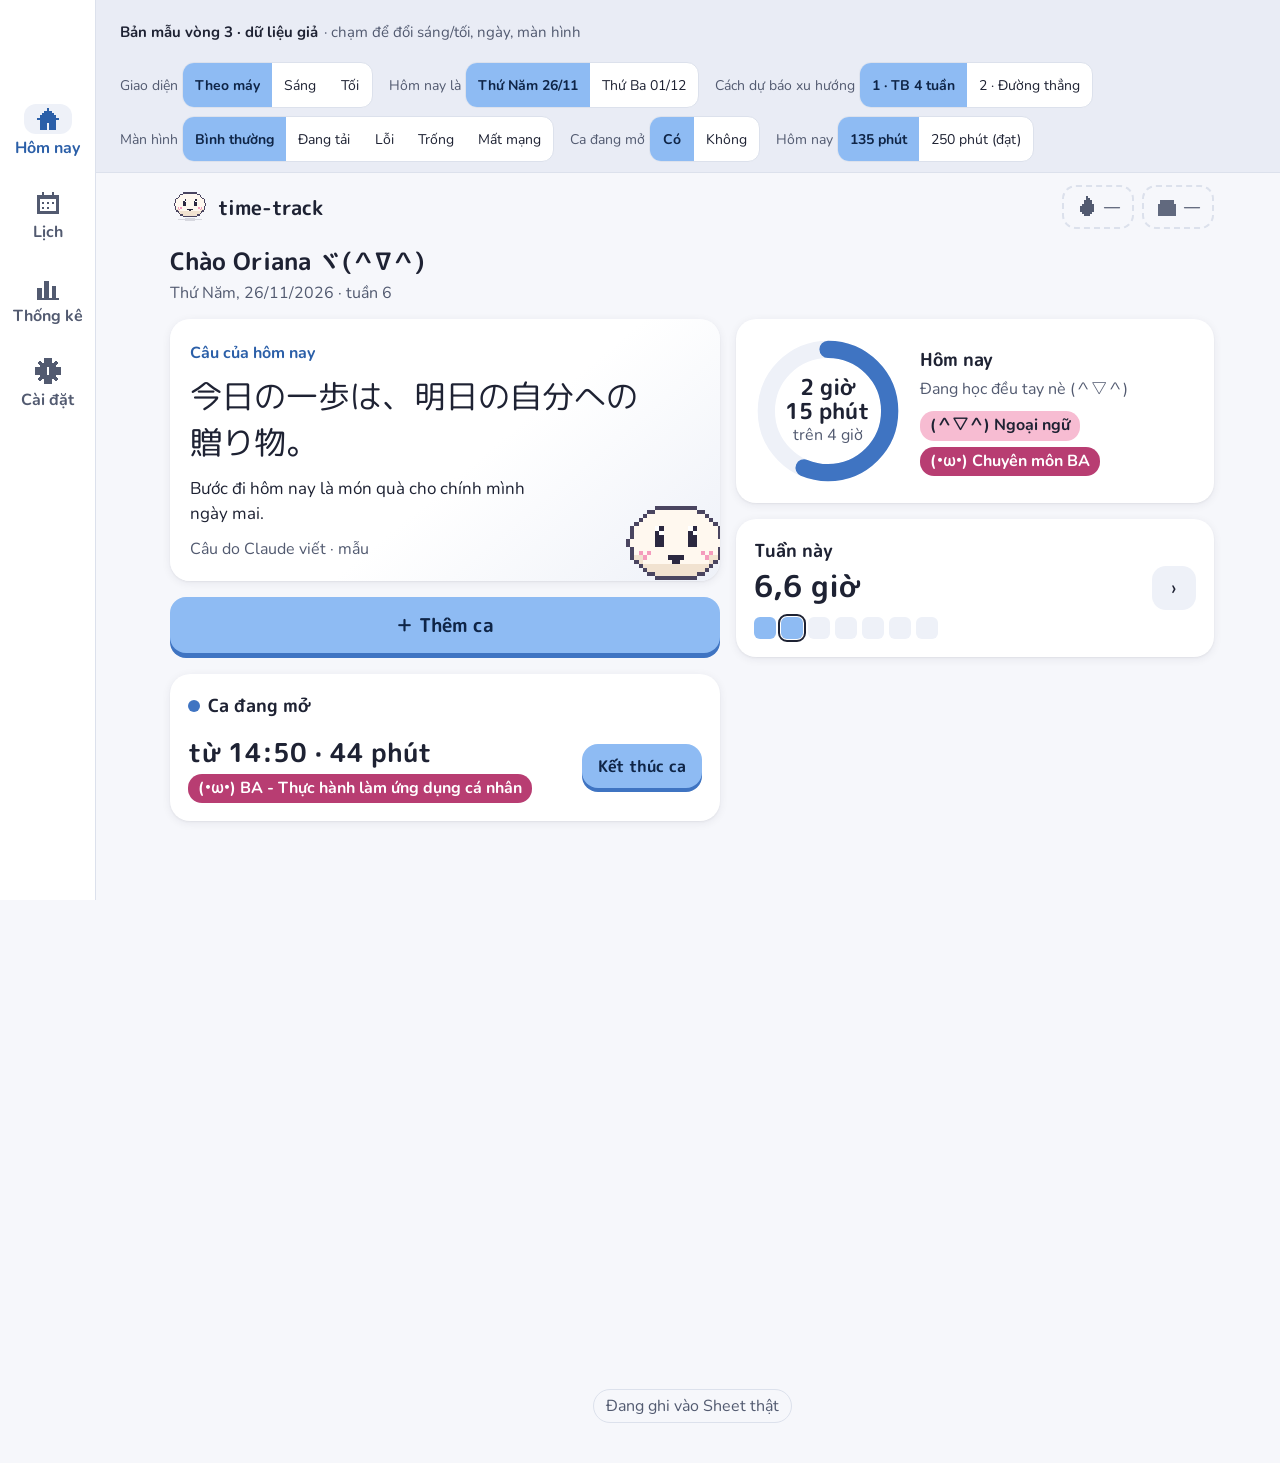
<file: design/vong3-lich-caidat.html>
<!doctype html>
<html lang="vi">
<meta charset="utf-8">
<meta name="viewport" content="width=device-width, initial-scale=1, viewport-fit=cover">
<title>time-track bản mẫu</title>
<meta name="claude:viewport-fit-sides" content="cover">
<style>
/* ============================================================
   BẢN MẪU VÒNG 1 — trang "Hôm nay". Dữ liệu GIẢ, không đọc/ghi Google Sheet.
   Bố cục: điện thoại trước (thanh tab dưới cùng); từ 900px thanh tab thành cột bên trái, nội dung 2 cột.
   ============================================================ */
@font-face{font-family:"MPR Bold";src:url(../fonts/mplus-rounded-1c-bold.woff2) format("woff2");font-weight:700;font-display:swap}
@font-face{font-family:"MPR";src:url(../fonts/mplus-rounded-1c-regular.woff2) format("woff2");font-weight:400;font-display:swap}
@font-face{font-family:"Nunito TT";src:url(../fonts/nunito-var.woff2) format("woff2");font-weight:200 1000;font-display:swap}
:root {
  /* Phông: tiêu đề + chữ Nhật = M PLUS Rounded 1c; nội dung = Nunito; ký tự thiếu rơi về phông hệ thống */
  --f-head: "MPR Bold", "M PLUS Rounded 1c", system-ui, sans-serif;
  --f-jp: "MPR", "MPR Bold", "Noto Sans JP", system-ui, sans-serif;
  --f-body: "Nunito TT", "MPR", system-ui, -apple-system, "Segoe UI", Roboto, sans-serif;

  /* Màu chế độ sáng */
  --bg: #F6F7FB; --surface: #FFFFFF; --surface-2: #EEF1F8; --border: #DCE1EC;
  --text: #1E2233; --text-2: #525A70;
  --accent: #8EBBF3; --accent-edge: #3F74C2; --on-accent: #0F2547; --accent-text: #2B5FA8; --ring: #3F74C2;
  --pink-l: #F7BCD2; --pink-d: #B83D72; --on-pink-d: #FFFFFF; --grey-cat: #8A90A0;
  --shadow: 0 2px 10px rgba(30, 34, 51, .07), 0 1px 2px rgba(30, 34, 51, .06);
  --mochi: #FFF8EF; --mochi-shade: #F1E2D0; --mochi-line: #4A4560; --mochi-eye: #2B2840; --mochi-blush: #F59CBD;
  --tip-bg: #1E2233; --tip-text: #FFFFFF;
  --proto-bg: #E9ECF5;
  color-scheme: light;
}
@media (prefers-color-scheme: dark) { :root:not([data-theme="light"]) {
  --bg: #13151D; --surface: #1C1F2B; --surface-2: #272B3B; --border: #343A50;
  --text: #ECEEF6; --text-2: #A9AFC4;
  --accent: #8EBBF3; --accent-edge: #4C7FC9; --on-accent: #0F2547; --accent-text: #9CC3F5; --ring: #8EBBF3;
  --pink-l: #FAD0DF; --pink-d: #C2487B; --on-pink-d: #FFFFFF; --grey-cat: #8A90A0;
  --shadow: 0 2px 12px rgba(0, 0, 0, .35);
  --mochi: #FFF8EF; --mochi-shade: #E7D3BE; --mochi-line: #4A4560; --mochi-eye: #2B2840; --mochi-blush: #F59CBD;
  --tip-bg: #ECEEF6; --tip-text: #1E2233;
  --proto-bg: #0D0F15;
  color-scheme: dark;
} }
:root[data-theme="dark"] {
  --bg: #13151D; --surface: #1C1F2B; --surface-2: #272B3B; --border: #343A50;
  --text: #ECEEF6; --text-2: #A9AFC4;
  --accent: #8EBBF3; --accent-edge: #4C7FC9; --on-accent: #0F2547; --accent-text: #9CC3F5; --ring: #8EBBF3;
  --pink-l: #FAD0DF; --pink-d: #C2487B; --on-pink-d: #FFFFFF; --grey-cat: #8A90A0;
  --shadow: 0 2px 12px rgba(0, 0, 0, .35);
  --mochi: #FFF8EF; --mochi-shade: #E7D3BE; --mochi-line: #4A4560; --mochi-eye: #2B2840; --mochi-blush: #F59CBD;
  --tip-bg: #ECEEF6; --tip-text: #1E2233;
  --proto-bg: #0D0F15;
  color-scheme: dark;
}

* { box-sizing: border-box; }
html { -webkit-text-size-adjust: 100%; }
body { margin: 0; background: var(--bg); color: var(--text); font: 16px/1.5 var(--f-body); }
button { font: inherit; color: inherit; }
h1, h2, h3 { font-family: var(--f-head); font-weight: 700; margin: 0; text-wrap: balance; }

/* ---------- Thanh điều khiển của BẢN MẪU (không có trong app thật) ---------- */
.proto { background: var(--proto-bg); border-bottom: 1px solid var(--border);
  padding-block: 10px; padding-left: max(16px, env(safe-area-inset-left, 0px)); padding-right: max(16px, env(safe-area-inset-right, 0px)); }
.proto-in { max-width: 1180px; margin: 0 auto; display: flex; flex-wrap: wrap; gap: 8px 16px; align-items: center; font-size: 14px; color: var(--text-2); }
.proto b { color: var(--text); }
.proto summary { max-width: 1180px; margin: 0 auto; cursor: pointer; min-height: 44px; display: flex; align-items: center; gap: 6px; font-size: 15px; color: var(--text-2); }
.proto-in { margin-top: 8px !important; }
.seg { display: inline-flex; border: 1px solid var(--border); border-radius: 12px; overflow: hidden; background: var(--surface); }
.seg button { border: 0; background: none; padding: 0 12px; min-height: 44px; min-width: 44px; cursor: pointer; color: var(--text); }
.seg button[aria-pressed="true"] { background: var(--accent); color: var(--on-accent); font-weight: 700; }

/* ---------- Khung app ---------- */
.app { max-width: 1180px; margin: 0 auto; padding-block: 12px 104px;
  padding-left: max(16px, env(safe-area-inset-left, 0px)); padding-right: max(16px, env(safe-area-inset-right, 0px)); }
.topbar { display: flex; align-items: center; justify-content: space-between; gap: 8px; margin-bottom: 14px; }
.brand { display: flex; align-items: center; gap: 8px; font-family: var(--f-head); font-size: 20px; }
.brand svg { width: 40px; height: 34px; }
.stats { display: flex; gap: 8px; }
/* Ô chuỗi ngày + kho ngày nghỉ: CHỖ TRỐNG cho L6, chưa có logic */
.pill { display: inline-flex; align-items: center; gap: 6px; min-height: 44px; min-width: 44px; padding: 0 12px; border-radius: 14px;
  border: 2px dashed var(--border); background: transparent; color: var(--text-2); font-weight: 700; cursor: pointer; }
.pill svg { width: 22px; height: 22px; }

.hello { margin: 0 0 14px; }
.hello h1 { font-size: 24px; }
.hello p { margin: 2px 0 0; color: var(--text-2); }

.grid { display: grid; gap: 16px; }
.card { background: var(--surface); border-radius: 20px; padding: 18px; box-shadow: var(--shadow); min-width: 0; }
.card h2 { font-size: 18px; }
.muted { color: var(--text-2); }

/* Thẻ câu khích lệ: câu Nhật to, nghĩa Việt nhỏ hơn, nhân vật ló ở góc */
.quote { position: relative; overflow: hidden; padding: 22px 20px 20px; min-height: 190px;
  background: linear-gradient(140deg, var(--surface) 55%, var(--surface-2)); }
.quote .tag { display: inline-block; font-size: 16px; font-weight: 700; color: var(--accent-text); margin-bottom: 8px; }
.quote .jp span { display: inline-block; }
.quote .jp { font-family: var(--f-jp); font-size: 28px; line-height: 1.45; margin: 0; max-width: 15em; position: relative; z-index: 1; }
.quote .vi { font-size: 17px; margin: 10px 0 0; max-width: 24em; position: relative; z-index: 1; padding-right: 72px; }
.quote .src { font-size: 16px; color: var(--text-2); margin: 10px 0 0; position: relative; z-index: 1; }
.quote .peek { position: absolute; right: -10px; bottom: -12px; width: 108px; cursor: pointer; border: 0; background: none; padding: 0; }
.quote .peek svg { width: 100%; height: auto; display: block; }

/* Nút "đáy dày": thân nhạt + mép dưới đậm; khi bấm, nút lún xuống */
.btn3d { display: flex; align-items: center; justify-content: center; gap: 8px; width: 100%; min-height: 56px;
  border: 0; border-radius: 16px; background: var(--accent); color: var(--on-accent); font-family: var(--f-head); font-size: 19px;
  box-shadow: 0 5px 0 var(--accent-edge); cursor: pointer; transform: translateY(0); transition: transform .08s, box-shadow .08s; }
.btn3d:active { transform: translateY(5px); box-shadow: 0 0 0 var(--accent-edge); }
.btn3d.small { width: auto; min-height: 44px; padding: 0 16px; white-space: nowrap; flex: none; font-size: 16px; box-shadow: 0 4px 0 var(--accent-edge); }
.btn3d.small:active { transform: translateY(4px); }
.btn3d.ghost { background: var(--surface); color: var(--text); box-shadow: 0 4px 0 var(--border); border: 2px solid var(--border); }
.add-wrap { padding-bottom: 5px; }
:focus-visible { outline: 3px solid var(--accent-edge); outline-offset: 3px; }

/* Ca đang mở */
.open-row { display: flex; align-items: center; justify-content: space-between; gap: 12px; flex-wrap: wrap; }
.open h2 { display: flex; align-items: center; gap: 8px; }
.dot { width: 12px; height: 12px; border-radius: 50%; background: var(--ring); animation: pulse 1.2s ease-in-out 3; }
@keyframes pulse { 50% { transform: scale(1.5); opacity: .5; } }
.open .time { font-family: var(--f-head); font-size: 26px; margin: 4px 0 2px; font-variant-numeric: tabular-nums; }
.chip { display: inline-flex; border-radius: 14px !important; line-height: 1.35; padding-block: 4px !important; align-items: center; gap: 6px; padding: 2px 10px; border-radius: 99px; font-weight: 700; font-size: 16px; }
.chip.c-nn { background: var(--pink-l); color: #1E2233; }
.chip.c-ba { background: var(--pink-d); color: var(--on-pink-d); }
.chip.c-kh { background: var(--grey-cat); color: #1E2233; }

/* Vòng tiến độ hôm nay */
.ring-card { display: flex; align-items: center; gap: 18px; }
.ring { position: relative; width: 148px; height: 148px; flex: none; cursor: pointer; border: 0; background: none; padding: 0; }
.ring svg { width: 100%; height: 100%; transform: rotate(-90deg); }
.ring .track { stroke: var(--surface-2); }
.ring .bar { stroke: var(--ring); transition: stroke-dashoffset 1s cubic-bezier(.3, 1.3, .5, 1); }
.ring .mid { position: absolute; inset: 0; display: grid; place-content: center; text-align: center; }
.ring .mid b { font-family: var(--f-head); font-size: 22px; line-height: 1.1; font-variant-numeric: tabular-nums; }
.ring .mid span { font-size: 16px; color: var(--text-2); }
.ring-side h2 { margin-bottom: 4px; }
.ring-side p { margin: 0; }
@media (max-width: 440px) { .ring { width: 122px; height: 122px; } .ring .mid b { font-size: 19px; } .ring-card { gap: 14px; padding: 16px; } }
.cats { display: flex; flex-wrap: wrap; gap: 6px; margin-top: 10px; }

/* Tổng giờ tuần này: chạm để xem thêm */
.week { background: none; padding: 0; display: flex; align-items: center; justify-content: space-between; gap: 12px; width: 100%; text-align: left; border: 0; cursor: pointer;
  color: var(--text); font: inherit; }
.week .num { font-family: var(--f-head); font-size: 30px; font-variant-numeric: tabular-nums; }
.days { display: flex; gap: 5px; margin-top: 8px; }
.days i { width: 22px; height: 22px; border-radius: 6px; background: var(--surface-2); display: block; }
.days i.on { background: var(--accent); } .days i.full { background: var(--accent-edge); } .days i.today { outline: 2px solid var(--text); outline-offset: 1px; }
.chev { width: 44px; height: 44px; flex: none; display: grid; place-content: center; border-radius: 14px; background: var(--surface-2); font-size: 22px; }

.realtag { text-align: center; color: var(--text-2); font-size: 16px; margin: 28px 0 0; }
.realtag span { display: inline-block; border: 1px solid var(--border); border-radius: 99px; padding: 4px 12px; }

/* Thanh tab dưới cùng (điện thoại) */
.tabs { position: fixed; left: 0; right: 0; bottom: 0; z-index: 5; background: var(--surface); border-top: 1px solid var(--border);
  display: grid; grid-template-columns: repeat(4, 1fr);
  padding-bottom: env(safe-area-inset-bottom, 0px); padding-left: env(safe-area-inset-left, 0px); padding-right: env(safe-area-inset-right, 0px); }
.tab { display: flex; flex-direction: column; align-items: center; justify-content: center; gap: 2px; min-height: 64px; border: 0; background: none;
  color: var(--text-2); font-size: 16px; font-weight: 700; cursor: pointer; }
.tab svg { width: 26px; height: 26px; }
.tab[aria-current="page"] { color: var(--accent-text); }
.tab[aria-current="page"] .ico { background: var(--surface-2); }
.tab .ico { display: grid; place-content: center; width: 48px; height: 30px; border-radius: 12px; }

/* Máy tính: thanh tab thành cột trái, nội dung 2 cột */
@media (min-width: 900px) {
  .app { padding-left: 120px; padding-bottom: 40px; }
  .proto { padding-left: 120px; }
  .tabs { top: 0; right: auto; width: 96px; grid-template-columns: 1fr; grid-auto-rows: 84px; align-content: start; padding-top: 90px;
    border-top: 0; border-right: 1px solid var(--border); }
  .grid.two { grid-template-columns: 1.15fr 1fr; align-items: start; }
  .quote .jp { font-size: 32px; }
}

/* Tooltip dùng chung: hiện khi rê chuột (máy tính) hoặc chạm (điện thoại) */
.tip { position: fixed; z-index: 30; max-width: 260px; background: var(--tip-bg); color: var(--tip-text); font-size: 15px; line-height: 1.45;
  padding: 8px 12px; border-radius: 12px; white-space: pre-line; pointer-events: none; box-shadow: 0 4px 16px rgba(0,0,0,.25); }

/* Tấm trượt từ dưới lên khi chạm "Tổng giờ tuần này" */
dialog.sheet { border: 0; padding: 20px; border-radius: 24px 24px 0 0; width: 100%; max-width: 560px; margin: auto auto 0;
  background: var(--surface); color: var(--text); }
dialog.sheet::backdrop { background: rgba(10, 12, 20, .5); }
dialog.sheet[open] { animation: up .25s ease-out; }
@keyframes up { from { transform: translateY(40%); opacity: 0; } }

/* ---------- Nhân vật cục bột: nhảy lên ---------- */
.mochi { overflow: visible; }
.mochi .body-g { transform-box: fill-box; transform-origin: 50% 100%; }
.jump .body-g { animation: jump .9s cubic-bezier(.3, .7, .4, 1) 1; }
@keyframes jump {
  0% { transform: translateY(0) scale(1, 1); }
  15% { transform: translateY(0) scale(1.15, .82); }
  45% { transform: translateY(-38%) scale(.92, 1.1); }
  70% { transform: translateY(0) scale(1.12, .86); }
  85% { transform: translateY(0) scale(.97, 1.04); }
  100% { transform: translateY(0) scale(1, 1); }
}
.pixel { shape-rendering: crispEdges; }

/* ---------- Ăn mừng: hạt pixel bay + kaomoji, tổng ≤ 3 giây (dưới mốc 5 giây của WCAG 2.2.2) ---------- */
.party { position: fixed; inset: 0; pointer-events: none; z-index: 40; overflow: hidden; }
.party i { position: absolute; width: 10px; height: 10px; animation: fly 2.4s cubic-bezier(.2, .7, .4, 1) forwards; }
@keyframes fly { to { transform: translate(var(--dx), var(--dy)) rotate(var(--r)); opacity: 0; } }
.party .say { position: absolute; left: 50%; top: 38%; transform: translate(-50%, -50%) scale(.4); font-family: var(--f-head); font-size: 26px;
  background: var(--surface); color: var(--text); padding: 12px 18px; border-radius: 18px; box-shadow: var(--shadow); width: max-content; max-width: calc(100vw - 32px);
  animation: pop 2.6s ease-out forwards; display: flex; align-items: center; gap: 10px; }
.party .say svg { width: 56px; height: 48px; }
@keyframes pop { 12% { transform: translate(-50%, -50%) scale(1.08); } 20%, 80% { transform: translate(-50%, -50%) scale(1); opacity: 1; } 100% { transform: translate(-50%, -60%) scale(.9); opacity: 0; } }

/* ---------- Vòng 2: tab Thống kê ---------- */
:root { --a1: #3F74C2; --a2: #B83D72; --a3: #7A5BC7; --a4: #2E8A75; --a5: #A86F12; --prev: #AAB3C8;
  --h0: #EBEEF5; --h1: #C9DDF8; --h2: #94BBF0; --h3: #5B92DC; --h4: #2F67B8; --h5: #173F7A; }
@media (prefers-color-scheme: dark) { :root:not([data-theme="light"]) { --a1: #8EBBF3; --a2: #E27FA7; --a3: #B9A3F0; --a4: #6CCFB6; --a5: #E8B661; --prev: #5D6680;
  --h0: #2E3345; --h1: #4A72BA; --h2: #5F8CD6; --h3: #80A9E9; --h4: #A9C7F3; --h5: #D6E5FB; } }
:root[data-theme="dark"] { --a1: #8EBBF3; --a2: #E27FA7; --a3: #B9A3F0; --a4: #6CCFB6; --a5: #E8B661; --prev: #5D6680;
  --h0: #2E3345; --h1: #4A72BA; --h2: #5F8CD6; --h3: #80A9E9; --h4: #A9C7F3; --h5: #D6E5FB; }
.card > h2 { margin-bottom: 10px; display: flex; flex-wrap: wrap; align-items: baseline; gap: 4px 8px; }
.guess { font-family: var(--f-body); font-size: 16px; font-weight: 800; color: var(--accent-text); }
.newtag { font-family: var(--f-body); font-size: 16px; font-weight: 700; color: var(--text-2); border: 1px dashed var(--border); border-radius: 8px; padding: 0 8px; }
.chart { width: 100%; }
.chart svg { display: block; width: 100%; height: auto; overflow: visible; }
.chart text { font-family: var(--f-body); font-size: 16px; fill: var(--text-2); font-variant-numeric: tabular-nums; }
.chart .grid-l { stroke: var(--border); stroke-width: 1; }
.chart .mk { cursor: pointer; outline: none; }
.chart .mk .hit { fill: transparent; }
.chart .mk .v { fill: var(--text); font-weight: 800; opacity: 0; transition: opacity .15s; }
.chart .mk.sel .v { opacity: 1; }
@media (hover: hover) { .chart .mk:hover .v { opacity: 1; } }
.chart .mk.sel .b, .chart .mk:focus-visible .b { stroke: var(--text); stroke-width: 2; }
.grow { transform-box: fill-box; transform-origin: 50% 100%; animation: grow .7s cubic-bezier(.3, 1.3, .5, 1) both; }
.growx { transform-box: fill-box; transform-origin: 0 50%; animation: growx .7s cubic-bezier(.3, 1.2, .5, 1) both; }
@keyframes grow { from { transform: scaleY(0); } }
@keyframes growx { from { transform: scaleX(0); } }
.big2 { font-family: var(--f-head); font-size: 28px; font-variant-numeric: tabular-nums; }
.pair { display: grid; gap: 6px; margin: 6px 0 14px; }
.pair .row { min-height: 44px; cursor: pointer; display: grid; grid-template-columns: 92px 1fr; align-items: center; gap: 10px; }
.pair .lab { font-size: 16px; color: var(--text-2); }
.pair .track { height: 24px; border-radius: 8px; background: var(--surface-2); overflow: hidden; }
.pair .fill { height: 100%; border-radius: 8px; }
.fill.cur { background: var(--a1); } .fill.prev { background: var(--prev); }
.sub2 { color: var(--text-2); margin: 0; }
.tagp { display: inline-block; font-size: 16px; font-weight: 700; color: var(--text-2); border: 1px solid var(--border); border-radius: 8px; padding: 0 8px; }
.pace-wrap { cursor: pointer; padding: 1px 0; }
.pace { position: relative; height: 34px; border-radius: 10px; background: var(--surface-2); margin: 34px 0 30px; }
.pace .done { position: absolute; left: 0; top: 0; bottom: 0; border-radius: 10px 0 0 10px; background: var(--a1); }
.pace .more { position: absolute; top: 0; bottom: 0; background: repeating-linear-gradient(45deg, var(--a1) 0 4px, transparent 4px 9px); border: 2px solid var(--a1); border-left: 0; border-radius: 0 10px 10px 0; }
.pace .goal { position: absolute; top: -8px; bottom: -8px; width: 3px; background: var(--text); border-radius: 2px; }
.pace .goal span { position: absolute; top: -26px; transform: translateX(-50%); white-space: nowrap; font-size: 16px; color: var(--text); font-weight: 700; }
.pace .end { position: absolute; bottom: -28px; transform: translateX(-50%); white-space: nowrap; font-size: 16px; font-weight: 800; }
.legend { display: flex; flex-wrap: wrap; gap: 6px; margin-bottom: 10px; }
.rows { list-style: none; padding: 0; margin: 10px 0 0; display: grid; gap: 6px; }
.rows li { display: grid; grid-template-columns: 16px 1fr auto; gap: 10px; align-items: center; }
.rows i { width: 16px; height: 16px; border-radius: 5px; display: block; }
.rows b { font-variant-numeric: tabular-nums; }
.heat-legend { display: flex; align-items: center; gap: 4px; justify-content: flex-end; color: var(--text-2); margin-top: 8px; flex-wrap: wrap; }
.heat-legend i { width: 18px; height: 18px; border-radius: 5px; display: block; }
.heat-legend .busy-sw { margin-left: 12px; background: repeating-linear-gradient(45deg, var(--h0) 0 3px, var(--grey-cat) 3px 5px); }
.inseg { margin-bottom: 10px; }
.rank { list-style: none; margin: 0; padding: 0; display: grid; gap: 4px; counter-reset: r; }
.rank li { display: grid; grid-template-columns: 34px 1fr auto; gap: 10px; align-items: center; min-height: 44px; border-bottom: 1px solid var(--border); }
.rank li:last-child { border-bottom: 0; }
.rank .n { font-family: var(--f-head); font-size: 18px; width: 30px; height: 30px; border-radius: 10px; display: grid; place-content: center; background: var(--surface-2); }
.rank li:first-child .n { background: var(--accent); color: var(--on-accent); }
.rank .r { font-variant-numeric: tabular-nums; font-weight: 800; }
.soon .badges { display: grid; grid-template-columns: repeat(5, 1fr); gap: 8px; }
.badge { aspect-ratio: 1; border: 2px dashed var(--border); border-radius: 14px; display: grid; place-content: center; text-align: center; color: var(--text-2); font-weight: 800; font-size: 16px; line-height: 1.1; }
.lg { display: inline-flex; align-items: center; gap: 6px; color: var(--text-2); margin-right: 12px; }
.lg i { width: 16px; height: 16px; border-radius: 5px; display: block; }
.foot { color: var(--text-2); margin: 8px 0 0; }
.sheet .chart { margin: 8px 0 12px; }
.sheet h2 { margin-bottom: 4px; }
.sheet-actions { display: flex; justify-content: flex-end; }
@media (min-width: 900px) { .st-grid { grid-template-columns: 1fr 1fr; } }


/* ---------- Vòng 3: Lịch, form, Cài đặt, trạng thái ---------- */
:root { --cur-bg: #E3EEFD; --prov-bg: #FFF1D6; --prov-line: #8A5A0B; --final-bg: #ECEEF3; --danger: #B3261E; --on-danger: #FFFFFF; --danger-edge: #7E1A14;
  --ok: #1D6B3A; --err: #B3261E; --warn: #7A5600; }
@media (prefers-color-scheme: dark) { :root:not([data-theme="light"]) { --cur-bg: #1C3050; --prov-bg: #3A2E12; --prov-line: #E8B661; --final-bg: #2A2E3D;
  --danger: #F2A29C; --on-danger: #2A0A08; --danger-edge: #B3564F; --ok: #7FD69A; --err: #FF9A8F; --warn: #FFD27A; } }
:root[data-theme="dark"] { --cur-bg: #1C3050; --prov-bg: #3A2E12; --prov-line: #E8B661; --final-bg: #2A2E3D;
  --danger: #F2A29C; --on-danger: #2A0A08; --danger-edge: #B3564F; --ok: #7FD69A; --err: #FF9A8F; --warn: #FFD27A; }

.cal-grid { align-items: start; }
@media (min-width: 900px) { .cal-grid { grid-template-columns: minmax(0, 1fr) minmax(0, 1.2fr); } }
.signin-card { display: flex; align-items: center; justify-content: space-between; gap: 10px; flex-wrap: wrap; padding: 12px 18px; }
.week-nav { display: grid; grid-template-columns: 44px 1fr 44px; align-items: center; gap: 8px; }
.navbtn { width: 44px; height: 44px; border-radius: 14px; border: 0; background: var(--surface-2); font-size: 24px; cursor: pointer; }
.navbtn:disabled { opacity: .35; cursor: default; }
.week-title { text-align: center; display: grid; }
.week-title b { font-family: var(--f-head); font-size: 20px; }
.state-strip { display: flex; gap: 10px; align-items: flex-start; border-radius: 14px; padding: 10px 14px; margin: 12px 0; }
.state-strip .kao { font-weight: 800; white-space: nowrap; }
.state-strip b { display: block; }
.state-strip.s-cur { background: var(--cur-bg); }
.state-strip.s-prov { background: var(--prov-bg); box-shadow: inset 4px 0 0 var(--prov-line); }
.state-strip.s-final { background: var(--final-bg); }
.day-h { display: flex; justify-content: space-between; align-items: baseline; gap: 8px; margin: 18px 0 6px; font-family: var(--f-head); }
.day-h span { font-family: var(--f-body); color: var(--text-2); }
.sess { display: grid; grid-template-columns: 1fr auto; gap: 6px 10px; padding: 12px 0; border-top: 1px solid var(--border); }
.sess .t { font-family: var(--f-head); font-size: 18px; font-variant-numeric: tabular-nums; }
.sess .t span { font-family: var(--f-body); font-size: 16px; color: var(--text-2); font-weight: 400; }
.sess .meta { display: flex; flex-wrap: wrap; gap: 6px; align-items: center; margin-top: 4px; }
.sess .snote { color: var(--text-2); margin: 4px 0 0; }
.sess .row-no { color: var(--text-2); }
.sess .btns { display: flex; flex-direction: column; gap: 8px; align-items: stretch; }
.mini { display: inline-block; border-radius: 8px; padding: 0 8px; font-weight: 700; border: 1.5px solid currentColor; }
.mini.off { color: var(--prov-line); } .mini.open { color: var(--accent-text); }
.btn3d:disabled { opacity: .45; cursor: not-allowed; transform: none; }
.btn3d.danger { background: var(--danger); color: var(--on-danger); box-shadow: 0 4px 0 var(--danger-edge); }
.linkbtn { text-decoration: none; }
.msg { border-radius: 14px; padding: 10px 14px; margin: 10px 0; display: flex; gap: 10px; align-items: center; flex-wrap: wrap; }
.msg.ok { background: var(--cur-bg); }
.msg.ok .ic { color: var(--ok); font-weight: 800; }
.msg svg { width: 44px; height: 38px; flex: none; }
.msg .grow1 { flex: 1; min-width: 160px; }
.empty-week { text-align: center; color: var(--text-2); padding: 18px 0 6px; }
.empty-week svg { width: 72px; height: 62px; }

/* Form trong tấm trượt */
.formsheet { max-height: calc(100dvh - 24px); overflow: auto; }
@media (min-width: 900px) { dialog.sheet { margin: auto; border-radius: 24px; } }
.fld { display: grid; gap: 4px; margin-top: 12px; font-weight: 700; }
.fld input, .fld select, .fld textarea { font: 16px/1.4 var(--f-body); min-height: 48px; padding: 10px 12px; border-radius: 14px; border: 2px solid var(--border);
  background: var(--bg); color: var(--text); width: 100%; }
.fld input:focus, .fld select:focus, .fld textarea:focus { border-color: var(--accent-edge); outline: none; }
.fld input:disabled, .fld select:disabled { opacity: .55; }
.row2 { display: grid; grid-template-columns: 1fr 1fr; gap: 10px; }
.hint { font-weight: 400; color: var(--text-2); }
.dur { margin: 8px 0 0; font-weight: 700; color: var(--accent-text); }
.why { color: var(--warn); margin: 6px 0 0; }
.check { display: flex; gap: 10px; align-items: center; min-height: 48px; margin-top: 10px; cursor: pointer; }
.check input { width: 24px; height: 24px; accent-color: var(--accent-edge); }
.errors { color: var(--err); padding-left: 20px; margin: 10px 0 0; }
.errors:empty { display: none; }
.actions { display: flex; gap: 10px; justify-content: flex-end; margin-top: 16px; padding-bottom: 4px; }
.actions .btn3d { flex: 1; max-width: 220px; }
.delwhat { background: var(--surface-2); border-radius: 14px; padding: 10px 14px; }

/* Cài đặt */
.set .set-row { display: flex; justify-content: space-between; align-items: center; gap: 12px; min-height: 56px; border-top: 1px solid var(--border); padding: 6px 0; }
.set h2 + .set-row { border-top: 0; }
.soon { border: 2px dashed var(--border); box-shadow: none; background: transparent; }
.later { font-family: var(--f-body); font-size: 16px; color: var(--text-2); border: 1px dashed var(--border); border-radius: 8px; padding: 0 8px; }
.switch { width: 52px; height: 30px; border-radius: 99px; background: var(--surface-2); position: relative; flex: none; border: 2px dashed var(--border); }
.switch i { position: absolute; width: 22px; height: 22px; border-radius: 50%; background: var(--grey-cat); top: 2px; left: 2px; }

/* Trang trạng thái: đang tải / lỗi / trống / mất mạng */
.state-page { display: grid; place-items: center; min-height: 60vh; text-align: center; }
.state-box { max-width: 420px; display: grid; gap: 10px; justify-items: center; }
.state-mochi svg { width: 120px; height: 104px; }
.loading .state-mochi svg .body-g { animation: bob 1s ease-in-out 4; transform-box: fill-box; transform-origin: 50% 100%; }
@keyframes bob { 50% { transform: translateY(-10%) scale(1.04, .96); } }
.dots::after { content: ''; animation: dots 1.2s steps(4) 4; }
@keyframes dots { 0% { content: ''; } 25% { content: '.'; } 50% { content: '..'; } 75% { content: '...'; } }

/* ---------- Khu so sánh 3 biến thể (chỉ có trong bản mẫu) ---------- */
.compare { max-width: 1180px; margin: 0 auto; padding-block: 8px 120px;
  padding-left: max(16px, env(safe-area-inset-left, 0px)); padding-right: max(16px, env(safe-area-inset-right, 0px)); }
@media (min-width: 900px) { .compare { padding-left: 120px; } }
.compare > h2 { font-size: 20px; margin: 8px 0 4px; }
.variants { display: grid; gap: 16px; grid-template-columns: repeat(auto-fit, minmax(240px, 1fr)); margin-top: 12px; }
.variant { display: grid; gap: 10px; justify-items: center; text-align: center; }
.variant .big { width: 160px; border: 0; background: none; padding: 0; cursor: pointer; }
.variant .big svg { width: 100%; height: auto; }
.icons { display: flex; gap: 12px; align-items: end; }
.appicon { display: grid; place-content: center; background: var(--accent); border-radius: 22%; }
.appicon svg { width: 78%; height: auto; margin: auto; }
.swatches { display: flex; gap: 4px; flex-wrap: wrap; }
.swatches i { width: 28px; height: 28px; border-radius: 6px; display: block; }
.note { font-size: 15px; color: var(--text-2); margin: 4px 0 0; }
</style>

<details class="proto" id="proto" aria-label="Điều khiển bản mẫu">
  <summary><b>Bản mẫu vòng 3 · dữ liệu giả</b> · chạm để đổi sáng/tối, ngày, màn hình</summary>
  <div class="proto-in">
    <span>Giao diện <span class="seg" id="p-theme"><button data-v="auto">Theo máy</button><button data-v="light">Sáng</button><button data-v="dark">Tối</button></span></span>
    <span>Hôm nay là <span class="seg" id="p-day"><button data-v="thu">Thứ Năm 26/11</button><button data-v="tue">Thứ Ba 01/12</button></span></span>
    <span>Cách dự báo xu hướng <span class="seg" id="p-trend"><button data-v="avg">1 · TB 4 tuần</button><button data-v="line">2 · Đường thẳng</button></span></span>
    <span>Màn hình <span class="seg" id="p-screen"><button data-v="ok">Bình thường</button><button data-v="loading">Đang tải</button><button data-v="error">Lỗi</button><button data-v="empty">Trống</button><button data-v="offline">Mất mạng</button></span></span>
    <span>Ca đang mở <span class="seg" id="p-open"><button data-v="1">Có</button><button data-v="0">Không</button></span></span>
    <span>Hôm nay <span class="seg" id="p-min"><button data-v="135">135 phút</button><button data-v="250">250 phút (đạt)</button></span></span>
  </div>
</details>

<div class="app">
  <header class="topbar">
    <div class="brand"><span id="brand-mochi"></span>time-track</div>
    <div class="stats">
      <button class="pill" type="button" data-tip="Chuỗi ngày học · sẽ làm ở L6&#10;Chạm vào sẽ xem hành trình giữ chuỗi." aria-label="Chuỗi ngày học, sắp có">
        <svg viewBox="0 0 11 11" class="pixel" aria-hidden="true"><path fill="currentColor" d="M5 0h1v1h1v1h1v2h1v4h-1v1h-1v1H4V9H3V8H2V5h1V4h1V2h1z"/></svg>—</button>
      <button class="pill" type="button" data-tip="Kho ngày nghỉ · sẽ làm ở L6&#10;Số ngày nghỉ còn lại và phần đã quy đổi." aria-label="Kho ngày nghỉ, sắp có">
        <svg viewBox="0 0 11 11" class="pixel" aria-hidden="true"><path fill="currentColor" d="M1 4h9v6H1zM2 2h7v2H2zM5 2h1v8H5z" opacity=".9"/></svg>—</button>
    </div>
  </header>

  <div id="pg-today" class="page">
  <div class="hello">
    <h1>Chào Oriana ヾ(＾∇＾)</h1>
    <p id="today-line">Thứ Năm, 26/11/2026 · tuần 6</p>
  </div>

  <div class="grid two">
    <div class="grid">
      <section class="card quote" aria-label="Câu khích lệ hôm nay">
        <span class="tag">Câu của hôm nay</span>
        <p class="jp" lang="ja"><span>今日の一歩は、</span><span>明日の自分への</span><span>贈り物。</span></p>
        <p class="vi">Bước đi hôm nay là món quà cho chính mình ngày mai.</p>
        <p class="src">Câu do Claude viết · mẫu</p>
        <button class="peek" type="button" id="peek" aria-label="Chạm để nhân vật nhảy"></button>
      </section>
      <div class="add-wrap"><button class="btn3d" type="button" id="add">＋ Thêm ca</button></div>
      <section class="card open" id="open-card" aria-label="Ca đang mở">
        <h2><span class="dot"></span>Ca đang mở</h2>
        <div class="open-row">
          <div>
            <p class="time">từ 14:50 · <span id="open-dur">44 phút</span></p>
            <span class="chip c-ba">(•ω•) BA - Thực hành làm ứng dụng cá nhân</span>
          </div>
          <button class="btn3d small" type="button">Kết thúc ca</button>
        </div>
      </section>
    </div>
    <div class="grid">
      <section class="card ring-card" aria-label="Tiến độ hôm nay">
        <button class="ring" type="button" id="ring" data-tip="">
          <svg viewBox="0 0 120 120" aria-hidden="true"><circle class="track" cx="60" cy="60" r="50" fill="none" stroke-width="14"/>
            <circle class="bar" id="ring-bar" cx="60" cy="60" r="50" fill="none" stroke-width="14" stroke-linecap="round" stroke-dasharray="314.16" stroke-dashoffset="314.16"/></svg>
          <span class="mid"><b id="ring-num">0</b><span>trên 4 giờ</span></span>
        </button>
        <div class="ring-side">
          <h2>Hôm nay</h2>
          <p id="ring-msg" class="muted">Đang học đều tay nè (＾▽＾)</p>
          <div class="cats" id="cats"></div>
        </div>
      </section>
      <section class="card">
        <button class="week" type="button" id="week">
          <span>
            <h2>Tuần này</h2>
            <span class="num" id="week-num">6,6 giờ</span>
            <span class="days" id="days" aria-hidden="true"></span>
          </span>
          <span class="chev" aria-hidden="true">›</span>
        </button>
      </section>
    </div>
  </div>
  </div>
  <div id="pg-stats" class="page" hidden>
    <div class="hello">
      <h1>Thống kê</h1>
      <p id="st-sub">Từ 21/10/2026 đến hôm nay</p>
    </div>
    <div class="grid two st-grid">
      <div class="grid">
        <section class="card">
          <h2>Tuần này so với tuần trước</h2>
          <div id="st-cmpweek"></div>
        </section>
        <section class="card">
          <h2>Nhịp độ cuối tuần <span class="guess">[DỰ ĐOÁN]</span></h2>
          <div id="st-pace"></div>
        </section>
        <section class="card">
          <h2>Tháng này so với tháng trước</h2>
          <div id="st-month"></div>
        </section>
        <section class="card">
          <h2>Tổng giờ theo tuần</h2>
          <div class="chart" id="st-weeks"></div>
        </section>
        <section class="card">
          <h2>Xu hướng <span class="guess">[DỰ ĐOÁN]</span></h2>
          <div class="chart" id="st-trend"></div>
          <p class="foot" id="st-trend-foot"></p>
        </section>
        <section class="card">
          <h2>Theo nhóm học</h2>
          <div class="legend" id="st-cat-legend"></div>
          <div class="chart" id="st-cats"></div>
        </section>
      </div>
      <div class="grid">
        <section class="card">
          <h2>Theo hoạt động</h2>
          <div class="chart" id="st-acts"></div>
          <ul class="rows" id="st-acts-list"></ul>
        </section>
        <section class="card">
          <h2>Theo thứ trong tuần</h2>
          <div class="chart" id="st-wd"></div>
        </section>
        <section class="card">
          <h2>Theo khung giờ <span class="newtag">đề xuất mới</span></h2>
          <div class="chart" id="st-tod"></div>
        </section>
        <section class="card">
          <h2>Xếp hạng</h2>
          <div class="seg inseg" id="st-rank-tabs"><button data-v="w" aria-pressed="true">Tuần</button><button data-v="t">Chủ đề</button><button data-v="d">Thứ</button></div>
          <ol class="rank" id="st-rank"></ol>
        </section>
        <section class="card soon">
          <h2>Thành tích</h2>
          <div class="badges" id="st-badges"></div>
        </section>
      </div>
    </div>
  </div>

  <div id="pg-cal" class="page" hidden>
    <div class="hello">
      <h1>Lịch</h1>
      <p>Chạm một ô để xem ca của tuần đó</p>
    </div>
    <div class="grid two cal-grid">
      <div class="grid">
        <section class="card">
          <div class="chart" id="cal-heat"></div>
          <div class="heat-legend" id="cal-heat-legend"></div>
        </section>
        <section class="card signin-card">
          <span class="muted" id="cal-signin">Đã đăng nhập Google · còn khoảng 58 phút</span>
          <button class="btn3d small ghost" type="button">Đăng nhập lại</button>
        </section>
      </div>
      <div class="grid">
        <section class="card week-card">
          <div class="week-nav">
            <button class="navbtn" type="button" id="cal-prev" aria-label="Tuần trước">‹</button>
            <div class="week-title"><b id="cal-wtitle">Tuần 6</b><span id="cal-wrange" class="muted">25/11–01/12/2026</span></div>
            <button class="navbtn" type="button" id="cal-next" aria-label="Tuần sau">›</button>
          </div>
          <div class="state-strip" id="cal-strip"></div>
          <div class="msg" id="cal-result" hidden></div>
          <div class="add-wrap" id="cal-add-wrap"><button class="btn3d" type="button" id="cal-add">＋ Thêm ca</button></div>
          <div id="cal-list"></div>
        </section>
      </div>
    </div>
  </div>

  <div id="pg-settings" class="page" hidden>
    <div class="hello"><h1>Cài đặt</h1></div>
    <div class="grid two">
      <div class="grid">
        <section class="card set">
          <h2>Giao diện</h2>
          <div class="set-row"><span>Màu nền</span><span class="seg" id="set-theme"><button data-v="auto">Theo máy</button><button data-v="light">Sáng</button><button data-v="dark">Tối</button></span></div>
          <div class="set-row"><span>Tên hiển thị</span><b>Oriana</b></div>
        </section>
        <section class="card set">
          <h2>Tài khoản và dữ liệu</h2>
          <div class="set-row"><span>Google<br><span class="muted">Đã đăng nhập · còn khoảng 58 phút</span></span><button class="btn3d small ghost" type="button">Đăng nhập lại</button></div>
          <div class="set-row"><span>Nguồn dữ liệu<br><span class="muted">Sheet "Dữ liệu học tập" · ghi cột A–F</span></span><a class="btn3d small ghost linkbtn" href="#cai-dat">Mở Sheet</a></div>
          <div class="set-row"><span>Số liệu<br><span class="muted">Cập nhật lúc 10:24</span></span><button class="btn3d small ghost" type="button">Tải lại</button></div>
        </section>
        <section class="card set">
          <h2>Mục tiêu</h2>
          <div class="set-row"><span>Mỗi ngày</span><b>4 giờ</b></div>
          <div class="set-row"><span>Mỗi tuần</span><b>6 ngày · 24 giờ</b></div>
        </section>
      </div>
      <div class="grid">
        <section class="card set soon">
          <h2>Ngày nghỉ và tích lũy <span class="later">L6</span></h2>
          <div class="set-row"><span>Số dư ngày nghỉ</span><b class="muted">—</b></div>
          <div class="set-row"><span>Đã quy đổi</span><b class="muted">—</b></div>
          <div class="set-row"><span>Nhắc nghỉ sau 7 ngày học liền</span><span class="switch off" aria-hidden="true"><i></i></span></div>
        </section>
        <section class="card set soon">
          <h2>Chuỗi ngày học <span class="later">L6</span></h2>
          <div class="set-row"><span>Sửa chuỗi</span><b class="muted">—</b></div>
        </section>
        <section class="card set soon">
          <h2>Câu khích lệ và huy hiệu <span class="later">L5</span></h2>
          <div class="set-row"><span>Danh sách câu</span><b class="muted">—</b></div>
        </section>
        <section class="card set soon">
          <h2>Bấm giờ học <span class="later">L7</span></h2>
          <div class="set-row"><span>Nút Bắt đầu / Kết thúc</span><b class="muted">—</b></div>
        </section>
      </div>
    </div>
  </div>

  <div id="pg-state" class="page state-page" hidden>
    <div class="state-box">
      <div class="state-mochi" id="state-mochi"></div>
      <h2 id="state-title"></h2>
      <p id="state-text" class="muted"></p>
      <div id="state-act"></div>
    </div>
  </div>

  <p class="realtag"><span>Đang ghi vào Sheet thật</span></p>
</div>


<nav class="tabs" aria-label="Các trang">
  <button class="tab" type="button" data-page="today" aria-current="page"><span class="ico"><svg viewBox="0 0 11 11" class="pixel" aria-hidden="true"><path fill="currentColor" d="M5 1h1v1h1v1h1v1h1v1h1v1H9v4H6V7H5v3H2V6H1V5h1V4h1V3h1V2h1z"/></svg></span>Hôm nay</button>
  <button class="tab" type="button" data-page="cal"><span class="ico"><svg viewBox="0 0 11 11" class="pixel" aria-hidden="true"><path fill="currentColor" d="M1 2h9v8H1zM2 4v5h7V4zM3 5h1v1H3zm2 0h1v1H5zm2 0h1v1H7zM3 7h1v1H3zm2 0h1v1H5zM3 1h1v2H3zm4 0h1v2H7z"/></svg></span>Lịch</button>
  <button class="tab" type="button" data-page="stats"><span class="ico"><svg viewBox="0 0 11 11" class="pixel" aria-hidden="true"><path fill="currentColor" d="M1 6h2v4H1zm3-3h2v7H4zm3 2h2v5H7zM1 10h9v1H1z"/></svg></span>Thống kê</button>
  <button class="tab" type="button" data-page="settings"><span class="ico"><svg viewBox="0 0 11 11" class="pixel" aria-hidden="true"><path fill="currentColor" d="M4 0h3v2h1l1-1 1 1-1 1v1h2v3H9v1l1 1-1 1-1-1H7v2H4V9H3l-1 1-1-1 1-1V7H0V4h2V3L1 2l1-1 1 1h1zm1 4v3h1V4z"/></svg></span>Cài đặt</button>
</nav>

<dialog class="sheet" id="sheet">
  <div id="sheet-body"></div>
  <div class="sheet-actions"><button class="btn3d small ghost" type="button" id="sheet-close">Đóng</button></div>
</dialog>

<dialog class="sheet formsheet" id="f-dialog" aria-labelledby="f-title">
  <form id="ca-form" novalidate>
    <h2 id="f-title">Thêm ca học</h2>
    <div class="state-strip" id="f-strip"></div>
    <label class="fld">Ngày <span class="hint" id="f-date-hint">dd/mm/yyyy</span>
      <input type="text" id="f-date" inputmode="numeric" placeholder="dd/mm/yyyy" autocomplete="off"></label>
    <div class="row2">
      <label class="fld">Bắt đầu <input type="text" id="f-start" inputmode="numeric" placeholder="hh:mm" autocomplete="off"></label>
      <label class="fld">Kết thúc <input type="text" id="f-end" inputmode="numeric" placeholder="để trống nếu chưa xong" autocomplete="off"></label>
    </div>
    <p class="dur" id="f-dur"></p>
    <p class="why" id="f-time-why" hidden></p>
    <label class="fld">Chủ đề <select id="f-topic"></select></label>
    <label class="fld">Hoạt động <select id="f-activity"></select></label>
    <label class="check"><input type="checkbox" id="f-offset"><span>Đây là ca ghi bù <span class="hint" id="f-offset-why"></span></span></label>
    <label class="fld">Ghi chú (tùy chọn) <textarea id="f-note" rows="2"></textarea></label>
    <p class="hint" id="f-note-preview"></p>
    <ul class="errors" id="f-errors"></ul>
    <div class="actions">
      <button type="button" class="btn3d small ghost" id="f-cancel">Đóng</button>
      <button type="submit" class="btn3d small" id="f-save">Lưu</button>
    </div>
  </form>
</dialog>

<dialog class="sheet" id="del-dialog" aria-labelledby="del-title">
  <h2 id="del-title">Xóa ca này?</h2>
  <p id="del-what" class="delwhat"></p>
  <p><b>Xóa nội dung dòng, không thể khôi phục từ app.</b> App xóa nội dung cột A–F của dòng này; công thức cột G–K giữ nguyên. Muốn lấy lại, phải mở lịch sử phiên bản (Version history) của Sheet.</p>
  <div class="actions">
    <button type="button" class="btn3d small ghost" id="del-cancel">Không xóa</button>
    <button type="button" class="btn3d small danger" id="del-ok">Xóa nội dung dòng</button>
  </div>
</dialog>

<script>
/* =====================================================================
   Phần JS của bản mẫu. Toàn bộ số liệu là GIẢ, viết sẵn ở đây.
   ===================================================================== */
const CONFIG = { name: 'Oriana', goalMin: 240 };   // tên hiển thị: chỉ sửa 1 chỗ này
const FAKE = {
  today: 135,
  cats: [{ k: 'Ngoại ngữ', c: 'c-nn', kao: '(＾▽＾)', min: 95 }, { k: 'Chuyên môn BA', c: 'c-ba', kao: '(•ω•)', min: 40 }],
  weekMin: 395, weekDays: [130, 0, 0, 0, 0, 0, 0], todayIdx: 1,   // thứ Tư → thứ Ba; hôm nay = thứ Năm
};
const $ = id => document.getElementById(id);

/* ---------- 1. Nhân vật cục bột: 3 biến thể, đều vẽ bằng SVG (không dùng ảnh ngoài) ---------- */
// Bảng màu lấy từ biến CSS để tự đổi theo sáng/tối
const COL = { o: 'var(--mochi-line)', w: 'var(--mochi)', s: 'var(--mochi-shade)', e: 'var(--mochi-eye)', h: '#FFFFFF', p: 'var(--mochi-blush)', m: 'var(--mochi-eye)' };

// A. Pixel 16×14 vẽ tay từng ô: mỗi ký tự là một ô vuông
const MAP_A = [
  '....oooooooo....',
  '..oowwwwwwwwoo..',
  '.owwwwwwwwwwwwo.',
  'owwwhewwwwhewwwo',
  'owwweewwwweewwwo',
  'owwweewwwweewwwo',
  'owpwpwwwwwwpwpwo',
  'owwpwwwmmmwwpwwo',
  'owwwwwwwmwwwwwwo',
  'oswwwwwwwwwwwwso',
  '.osswwwwwwwwsso.',
  '..oossssssssoo..',
  '....oooooooo....',
];
function pixelSvg(map, cls = '') {
  const w = map[0].length, h = map.length;
  let r = '';
  map.forEach((row, y) => [...row].forEach((ch, x) => { if (COL[ch]) r += `<rect x="${x}" y="${y}" width="1.02" height="1.02" fill="${COL[ch]}"/>`; }));
  return `<svg class="mochi pixel ${cls}" viewBox="-1 -3 ${w + 2} ${h + 5}" aria-hidden="true">
    <ellipse cx="${w / 2}" cy="${h + .9}" rx="${w * .36}" ry=".8" fill="var(--text)" opacity=".14"/><g class="body-g">${r}</g></svg>`;
}

// B. Pixel 24×20 tạo bằng công thức: hình bầu dục, viền, phần bóng dưới thân, mắt có đốm sáng, má 3 chấm
function makeMapB() {
  const W = 24, H = 20, cx = 11.5, cy = 9.6, rx = 11.6, ry = 9.4;
  const inside = (x, y) => ((x - cx) / rx) ** 2 + ((y - cy) / ry) ** 2 <= 1;
  const g = Array.from({ length: H }, (_, y) => Array.from({ length: W }, (_, x) => inside(x, y) ? 'w' : '.'));
  for (let y = 0; y < H; y++) for (let x = 0; x < W; x++) if (g[y][x] === 'w') {
    const edge = [[1, 0], [-1, 0], [0, 1], [0, -1]].some(([dx, dy]) => !inside(x + dx, y + dy));
    if (edge) g[y][x] = 'o';
    else if (y >= cy + 5 || (y >= cy + 3 && Math.abs(x - cx) > 8)) g[y][x] = 's';
  }
  const set = (x, y, c) => { if (g[y] && g[y][x] && g[y][x] !== '.') g[y][x] = c; };
  for (const ex of [7, 15]) { for (let y = 6; y <= 10; y++) { set(ex, y, 'e'); set(ex + 1, y, 'e'); } set(ex, 6, 'h'); set(ex + 1, 7, 'h'); set(ex, 7, 'e'); }
  for (const [x, y] of [[3, 12], [5, 12], [4, 13], [18, 12], [20, 12], [19, 13]]) set(x, y, 'p');
  for (let x = 10; x <= 13; x++) set(x, 13, 'm'); set(11, 14, 'm'); set(12, 14, 'm');
  return g.map(r => r.join(''));
}
const MAP_B = makeMapB();

// C. Nét mượt (không pixel): giữ đúng hình vẽ tay nhưng đường gọn, đều
function smoothSvg(cls = '') {
  return `<svg class="mochi ${cls}" viewBox="0 0 120 104" aria-hidden="true">
    <ellipse cx="60" cy="96" rx="40" ry="5" fill="var(--text)" opacity=".14"/>
    <g class="body-g">
      <path d="M60 10C92 10 112 30 112 56c0 24-22 36-52 36S8 80 8 56C8 30 28 10 60 10z" fill="var(--mochi)" stroke="var(--mochi-line)" stroke-width="3.5"/>
      <path d="M18 72c10 12 26 17 42 17s32-5 42-17c-8 6-24 10-42 10S26 78 18 72z" fill="var(--mochi-shade)"/>
      <ellipse cx="43" cy="45" rx="7" ry="10.5" fill="var(--mochi-eye)"/><ellipse cx="77" cy="45" rx="7" ry="10.5" fill="var(--mochi-eye)"/>
      <circle cx="40.5" cy="40" r="3" fill="#fff"/><circle cx="45" cy="49" r="1.4" fill="#fff"/>
      <circle cx="74.5" cy="40" r="3" fill="#fff"/><circle cx="79" cy="49" r="1.4" fill="#fff"/>
      <g fill="var(--mochi-blush)"><circle cx="25" cy="62" r="2.6"/><circle cx="31" cy="63" r="2.6"/><circle cx="37" cy="64.5" r="2.6"/>
        <circle cx="83" cy="64.5" r="2.6"/><circle cx="89" cy="63" r="2.6"/><circle cx="95" cy="62" r="2.6"/></g>
      <path d="M54.5 63.5h11l-5.5 7z" fill="var(--mochi-eye)" stroke="var(--mochi-eye)" stroke-width="2.4" stroke-linejoin="round"/>
    </g></svg>`;
}
const MOCHI = {
  a: { name: 'A · Pixel 16 ô', desc: 'Ít chi tiết, nhìn rõ ở cỡ nhỏ (biểu tượng app 48 px).', svg: c => pixelSvg(MAP_A, c) },
  b: { name: 'B · Pixel 24 ô', desc: 'Nhiều chi tiết hơn: má đúng 3 chấm, mắt có đốm sáng, thân có phần bóng.', svg: c => pixelSvg(MAP_B, c) },
  c: { name: 'C · Nét mượt', desc: 'Không pixel, gần hình vẽ tay nhất; để so sánh với hai bản pixel.', svg: c => smoothSvg(c) },
};
let mochiKey = 'b';   // Oriana chọn B (26/11)
function jump(el) { const s = el.querySelector('svg.mochi') || el; s.classList.remove('jump'); void s.getBoundingClientRect(); s.classList.add('jump'); }
function renderMochi() {
  $('brand-mochi').innerHTML = MOCHI[mochiKey].svg('');
  $('peek').innerHTML = MOCHI[mochiKey].svg('');
}

/* ---------- 2. Chọn sáng/tối: mặc định theo điện thoại, nhớ lựa chọn trên máy này ---------- */
const store = { get(k) { try { return localStorage.getItem(k); } catch { return null; } }, set(k, v) { try { localStorage.setItem(k, v); } catch {} } };
function applyTheme(v) {
  if (v === 'light' || v === 'dark') document.documentElement.dataset.theme = v; else delete document.documentElement.dataset.theme;
  store.set('tt-theme', v);
}

/* ---------- 3. Vòng tiến độ hôm nay ---------- */
const fmtH = m => `${Math.floor(m / 60)} giờ${m % 60 ? ' ' + (m % 60) : ''}`;
function renderRing(min, celebrate) {
  const p = Math.min(1, min / CONFIG.goalMin), C = 314.16;
  $('ring-bar').style.strokeDashoffset = String(C * (1 - p));
  $('ring-num').innerHTML = `${Math.floor(min / 60)} giờ<br>${min % 60} phút`;   // Oriana chọn cách ghi "2 giờ 15 phút"
  $('ring').dataset.tip = `${min} phút / ${CONFIG.goalMin} phút\n` + FAKE.cats.map(c => `${c.k}: ${c.min} phút`).join('\n');
  $('ring-msg').textContent = p >= 1 ? 'Đủ 4 giờ rồi! Nghỉ ngơi xíu nha (˘ω˘)' : 'Đang học đều tay nè (＾▽＾)';
  if (celebrate && p >= 1) setTimeout(party, 900);
}
function renderCats() {
  $('cats').innerHTML = FAKE.cats.map(c => `<span class="chip ${c.c}">${c.kao} ${c.k}</span>`).join('');
}
function renderWeek() {
  $('days').innerHTML = FAKE.weekDays.map((m, i) => `<i class="${m >= 240 ? 'full' : m > 0 || i === FAKE.todayIdx ? 'on' : ''} ${i === FAKE.todayIdx ? 'today' : ''}"></i>`).join('');
}

/* ---------- 4. Ăn mừng: ~40 hạt pixel bay ra + nhân vật nhảy + kaomoji; tự tắt sau 3 giây ---------- */
function party() {
  const box = document.createElement('div'); box.className = 'party';
  const colors = ['var(--accent)', 'var(--accent-edge)', 'var(--pink-l)', 'var(--pink-d)', '#FFD66B'];
  for (let i = 0; i < 40; i++) {
    const p = document.createElement('i'), a = Math.random() * Math.PI * 2, d = 120 + Math.random() * 260;
    p.style.left = '50%'; p.style.top = '38%'; p.style.background = colors[i % colors.length];
    p.style.setProperty('--dx', `${Math.cos(a) * d}px`); p.style.setProperty('--dy', `${Math.sin(a) * d + 120}px`); p.style.setProperty('--r', `${Math.random() * 540}deg`);
    box.appendChild(p);
  }
  const say = document.createElement('div'); say.className = 'say';
  say.innerHTML = MOCHI[mochiKey].svg('') + `<span>Giỏi quá, ${CONFIG.name}! (≧▽≦)♪</span>`;
  box.appendChild(say); document.body.appendChild(box);
  setTimeout(() => jump(say), 250); jump($('peek')); jump($('brand-mochi'));
  setTimeout(() => box.remove(), 3000);
}

/* ---------- 5. Tooltip: rê chuột hiện, chạm thì bật/tắt ---------- */
const tip = document.createElement('div'); tip.className = 'tip'; tip.hidden = true; document.body.appendChild(tip);
function showTip(el) {
  if (!el.dataset.tip) return;
  const host = el.closest('dialog') || document.body; if (tip.parentNode !== host) host.appendChild(tip);   // trong tấm trượt, tooltip phải nằm trong tấm đó mới hiện lên trên
  tip.textContent = el.dataset.tip; tip.hidden = false;
  const r = el.getBoundingClientRect(), bw = tip.offsetWidth, bh = tip.offsetHeight;
  tip.style.left = `${Math.min(innerWidth - bw - 8, Math.max(8, r.left + r.width / 2 - bw / 2))}px`;
  tip.style.top = `${r.top - bh - 10 < 8 ? r.bottom + 10 : r.top - bh - 10}px`;
}
let tipFor = null;
document.addEventListener('pointerover', e => { if (e.pointerType !== 'mouse') return; const el = e.target.closest('[data-tip]'); el ? showTip(el) : (tip.hidden = true); });
document.addEventListener('click', e => {
  const el = e.target.closest('[data-tip]');
  if (el && el !== tipFor) { tipFor = el; showTip(el); } else { tipFor = null; tip.hidden = true; }
});
addEventListener('scroll', () => { tip.hidden = true; tipFor = null; }, { passive: true });

/* ---------- 6. Điều khiển của bản mẫu ---------- */
function seg(id, value, on) {
  const el = $(id);
  const mark = v => el.querySelectorAll('button').forEach(b => b.setAttribute('aria-pressed', String(b.dataset.v === v)));
  mark(value);
  el.addEventListener('click', e => { const b = e.target.closest('button'); if (!b) return; mark(b.dataset.v); on(b.dataset.v); });
}
if (matchMedia('(min-width: 900px)').matches) $('proto').open = true;
seg('p-theme', store.get('tt-theme') || 'auto', applyTheme);
applyTheme(store.get('tt-theme') || 'auto');
seg('p-open', '1', v => { $('open-card').hidden = v === '0'; });
seg('p-min', '135', v => { FAKE.today = Number(v); FAKE.cats[0].min = v === '250' ? 170 : 95; FAKE.cats[1].min = v === '250' ? 80 : 40; renderRing(FAKE.today, true); });

$('peek').addEventListener('click', () => jump($('peek')));
$('brand-mochi').addEventListener('click', () => jump($('brand-mochi')));
$('week').addEventListener('click', () => $('sheet').showModal());
$('sheet-close').addEventListener('click', () => $('sheet').close());
$('add').addEventListener('click', () => {});


renderMochi(); renderCats(); renderWeek();

/* =====================================================================
   VÒNG 2 — tab Thống kê + tấm "Tuần này". Số liệu GIẢ, khớp nhau (tổng tuần = tổng các ngày).
   ===================================================================== */
// Ngày: dùng số ngày kể từ 21/10/2026 (ngày 0 = thứ Tư 21/10). Không dùng giờ máy để tránh lệch múi giờ.
const START = { y: 2026, m: 10, d: 21 };
const MDAYS = { 10: 31, 11: 30, 12: 31 };
function dateOf(i) { let m = START.m, d = START.d + i; while (d > MDAYS[m]) { d -= MDAYS[m]; m++; } return { m, d }; }
const dd = i => { const { m, d } = dateOf(i); return `${String(d).padStart(2, '0')}/${String(m).padStart(2, '0')}`; };
const WD = ['Thứ Tư', 'Thứ Năm', 'Thứ Sáu', 'Thứ Bảy', 'Chủ nhật', 'Thứ Hai', 'Thứ Ba'];
const WD_SHORT = ['T4', 'T5', 'T6', 'T7', 'CN', 'T2', 'T3'];
// Phút mỗi ngày (thứ Tư → thứ Ba). 'B' = ngày có dòng "Bận đi làm" (vẫn có phút ôn ngắn)
const DAYS = [
  [240, 210, 250, 180, 230, 200, 220],
  [260, 240, 300, 210, 250, 225, 230],
  [200, 0, 180, 240, 'B30', 300, 250],
  [220, 190, 0, 260, 213, 180, 210],
  [150, 200, 'B30', 180, 167, 140, 180],
];
const W6 = { thu: [260, 135], tue: [260, 215, 240, 180, 0, 200, 195] }; // tuần 6: tới thứ Năm, hoặc trọn tuần (giả lập thứ Ba)
const CAT = { 1: [1530, 0, 0], 2: [1715, 0, 0], 3: [1170, 0, 30], 4: [1273, 0, 0], 5: [777, 240, 30], 6: [135, 260, 0] };
const CATS = [{ k: 'Ngoại ngữ', kao: '(＾▽＾)', v: 'var(--pink-l)', c: 'c-nn' }, { k: 'Chuyên môn BA', kao: '(•ω•)', v: 'var(--pink-d)', c: 'c-ba' }, { k: 'Không học', kao: '(˘ω˘)', v: 'var(--grey-cat)', c: 'c-kh' }];
const ACTS = [['Lý thuyết', 2434], ['Thực hành', 2693], ['Ôn tập', 1284], ['Kiểm tra nhớ', 264], ['Nhờ AI', 485]];
const TOD = [['Sáng', '05–12 giờ', 2900], ['Chiều', '12–18 giờ', 2600], ['Tối', '18–24 giờ', 1560], ['Khuya', '0–5 giờ', 100]];
const TOPICS = [['JP - Từ vựng', 1820], ['JP - Ngữ pháp', 1460], ['JP - Bài tập', 1210], ['EN - Nghe', 980], ['BA - Thực hành làm ứng dụng cá nhân', 500]];
const MILESTONES = [10, 25, 50, 100, 150, 200, 300, 500, 750, 1000];

let dayMode = 'thu';   // 'thu' = hôm nay thứ Năm 26/11 ; 'tue' = giả lập thứ Ba 01/12 (ngày cuối tuần)
let trendMode = 'avg'; // 'avg' = trung bình 4 tuần ; 'line' = đường thẳng
const val = x => typeof x === 'string' ? Number(x.slice(1)) : x;
const isBusy = x => typeof x === 'string';
function weeks() {
  const all = [...DAYS, W6[dayMode]];
  return all.map((days, i) => ({ w: i + 1, start: i * 7, days, min: days.reduce((a, x) => a + val(x), 0),
    status: i === all.length - 1 ? 'Đang diễn ra' : i === all.length - 2 ? 'Tạm chốt' : 'Chốt hẳn' }));
}
const nf1 = new Intl.NumberFormat('vi-VN', { minimumFractionDigits: 1, maximumFractionDigits: 1 });
const nf0 = new Intl.NumberFormat('vi-VN');
const hrs = m => `${nf1.format(m / 60)} giờ`;
const hm = m => { const h = Math.floor(m / 60), r = Math.round(m % 60); return h ? `${h} giờ${r ? ` ${r} phút` : ''}` : `${r} phút`; };
const fmtDiff = d => d === 0 ? 'bằng nhau' : `${d > 0 ? 'nhiều hơn' : 'ít hơn'} ${hm(Math.abs(d))}`;   // không dùng đỏ/xanh, không phán xét

/* ---------- Hàm vẽ cột dùng chung (SVG), chiều rộng theo khung thật ---------- */
const W = el => Math.max(260, Math.round(el.clientWidth || 320));
function barChart(el, items, { avg = null, h = 200, unit = m => hrs(m), color = 'var(--a1)' } = {}) {
  const w = W(el), m = { t: 28, r: avg ? 54 : 8, b: 46, l: 8 }, iw = w - m.l - m.r, ih = h - m.t - m.b;
  const max = Math.max(...items.map(i => i.v), avg ?? 0) * 1.08 || 1;
  const band = iw / items.length, bw = Math.min(46, band * .62), y = v => m.t + ih - v / max * ih;
  let s = `<svg viewBox="0 0 ${w} ${h}" role="img"><defs><pattern id="hp-${el.id}" width="7" height="7" patternUnits="userSpaceOnUse" patternTransform="rotate(45)"><rect width="7" height="7" fill="var(--surface)"/><rect width="3" height="7" fill="${color}"/></pattern></defs>`;
  s += `<line class="grid-l" x1="${m.l}" x2="${w - m.r}" y1="${m.t + ih}" y2="${m.t + ih}"/>`;
  items.forEach((it, i) => {
    const cx = m.l + band * i + band / 2, top = y(it.v), bh = Math.max(0, m.t + ih - top), r = Math.min(8, bw / 2, bh);
    const fill = it.partial ? `url(#hp-${el.id})` : (it.color || color);
    s += `<g class="mk" tabindex="0" data-tip="${it.tip}"><rect class="hit" x="${cx - band / 2}" y="${m.t - 24}" width="${band}" height="${ih + 24}"/>`;
    s += `<path class="b grow" style="animation-delay:${i * 60}ms" fill="${fill}" stroke="${it.partial ? color : 'none'}" stroke-width="2" d="M${cx - bw / 2},${m.t + ih}V${top + r}Q${cx - bw / 2},${top} ${cx - bw / 2 + r},${top}H${cx + bw / 2 - r}Q${cx + bw / 2},${top} ${cx + bw / 2},${top + r}V${m.t + ih}Z"/>`;
    s += `<text class="v" x="${cx}" y="${top - 8}" text-anchor="middle">${it.short ?? nf1.format(it.v / 60)}</text></g>`;
    s += `<text x="${cx}" y="${h - m.b + 22}" text-anchor="middle">${it.label}</text>`;
    if (it.sub) s += `<text x="${cx}" y="${h - m.b + 42}" text-anchor="middle">${it.sub}</text>`;
  });
  if (avg) { const ya = y(avg); s += `<line x1="${m.l}" x2="${w - m.r}" y1="${ya}" y2="${ya}" stroke="var(--text)" stroke-width="2" stroke-dasharray="6 5"/><text x="${w - m.r + 6}" y="${ya + 5}" fill="var(--text)" style="fill:var(--text);font-weight:800">TB</text>`; }
  el.innerHTML = s + `</svg>`;
}

/* ---------- 1. Tuần này so với tuần trước (cùng số ngày đã qua + cả tuần trước) ---------- */
function pairRows(rows) {
  const max = Math.max(...rows.map(r => r.v)) || 1;
  return `<div class="pair">` + rows.map(r => `<div class="row" data-tip="${r.tip}"><span class="lab">${r.lab}</span><span class="track"><span class="fill ${r.cls} growx" style="display:block;width:${r.v / max * 100}%"></span></span></div>`).join('') + `</div>`;
}
function renderCmpWeek(ws) {
  const cur = ws.at(-1), prev = ws.at(-2), n = cur.days.length;
  const prevSame = prev.days.slice(0, n).reduce((a, x) => a + val(x), 0);
  const tag = `<span class="tagp">tạm chốt</span>`;
  let h = '';
  if (n < 7) h += `<p class="sub2">${n} ngày đầu tuần (${WD[0]} → ${WD[n - 1]})</p>` +
    pairRows([{ lab: `Tuần ${cur.w}`, v: cur.min, cls: 'cur', tip: `Tuần ${cur.w}: ${hm(cur.min)}` }, { lab: `Tuần ${prev.w}`, v: prevSame, cls: 'prev', tip: `Tuần ${prev.w}, cùng ${n} ngày: ${hm(prevSame)}` }]) +
    `<p><b class="big2">${fmtDiff(cur.min - prevSame)}</b></p>`;
  h += `<p class="sub2">So với cả tuần ${prev.w} ${tag}</p>` +
    pairRows([{ lab: `Tuần ${cur.w}`, v: cur.min, cls: 'cur', tip: `Tuần ${cur.w}${n < 7 ? ' (đến hôm nay)' : ''}: ${hm(cur.min)}` }, { lab: `Tuần ${prev.w}`, v: prev.min, cls: 'prev', tip: `Cả tuần ${prev.w}: ${hm(prev.min)}` }]) +
    `<p class="sub2">${n < 7 ? 'Tuần này còn ' + (7 - n) + ' ngày nữa' : fmtDiff(cur.min - prev.min)}</p>`;
  $('st-cmpweek').innerHTML = h;
}

/* ---------- 2. Nhịp độ cuối tuần [DỰ ĐOÁN]: cùng công thức app đang dùng (L3) ---------- */
function renderPace(ws) {
  const cur = ws.at(-1), n = cur.days.length;
  const base = ws.slice(-5, -1), r = base.reduce((a, w) => a + w.min, 0) / (base.length * 7);
  const before = cur.days.slice(0, n - 1).reduce((a, x) => a + val(x), 0), today = val(cur.days[n - 1]);
  const fc = n >= 7 ? cur.min : before + Math.max(today, r) + r * (7 - n);
  const scale = Math.max(fc, 1440) * 1.1, pc = x => `${x / scale * 100}%`;
  $('st-pace').dataset.tip = '';
  $('st-pace').innerHTML = `<div class="pace-wrap" data-tip="Đã học: ${hm(cur.min)}&#10;Dự báo cuối tuần ${cur.w}: khoảng ${hrs(fc)}&#10;Cách tính: các ngày còn lại theo nhịp trung bình mỗi ngày của tuần ${base.map(w => w.w).join(', ')} (${nf0.format(Math.round(r))} phút/ngày)">
      <div class="pace"><span class="done growx" style="width:${pc(cur.min)}"></span>
      <span class="more" style="left:${pc(cur.min)};width:${pc(Math.max(0, fc - cur.min))}"></span>
      <span class="goal" style="left:${pc(1440)}"><span>mục tiêu 24 giờ</span></span>
      <span class="end" style="left:${pc(fc)}">≈ ${hrs(fc)}</span></div></div>
    <p class="sub2">Đã học ${hm(cur.min)} · phần sọc là dự báo</p>`;
}

/* ---------- 3. Tháng này so với tháng trước (cùng số ngày đầu tháng) ---------- */
function renderMonth(ws) {
  const flat = ws.flatMap(w => w.days.map(val)), todayIdx = flat.length - 1, { m: tm, d: td } = dateOf(todayIdx);
  let cur = 0, prev = 0;
  flat.forEach((v, i) => { const { m, d } = dateOf(i); if (m === tm && d <= td) cur += v; if (m === tm - 1 && d <= td) prev += v; });
  const notFull = tm - 1 === START.m && START.d > 1;
  $('st-month').innerHTML = `<p class="sub2">Ngày 1–${td} của tháng ${tm} và tháng ${tm - 1}</p>` +
    pairRows([{ lab: `Tháng ${tm}`, v: cur, cls: 'cur', tip: `Tháng ${tm}, ngày 1–${td}: ${hm(cur)}` }, { lab: `Tháng ${tm - 1}`, v: prev, cls: 'prev', tip: `Tháng ${tm - 1}, ngày 1–${td}: ${hm(prev)}${notFull ? '\nChỉ có dữ liệu từ 21/10' : ''}` }]) +
    (notFull ? `<p class="sub2"><span class="tagp">chưa đủ tháng</span> tháng ${tm - 1} chỉ có từ 21/10</p>` : `<p><b class="big2">${fmtDiff(cur - prev)}</b></p>`);
}

/* ---------- 4. Tổng giờ theo tuần + đường trung bình (không tính tuần đang diễn ra) ---------- */
function renderWeeks(ws) {
  const done = ws.slice(0, -1), avg = done.reduce((a, w) => a + w.min, 0) / done.length;
  barChart($('st-weeks'), ws.map(w => ({ v: w.min, label: `T${w.w}`, sub: w.status === 'Đang diễn ra' ? 'đang' : w.status === 'Tạm chốt' ? 'tạm' : dd(w.start),
    partial: w.status === 'Đang diễn ra', tip: `Tuần ${w.w} (${dd(w.start)}–${dd(w.start + 6)}) · ${w.status}\n${hm(w.min)}` + (w.status === 'Đang diễn ra' ? `\nMới qua ${w.days.length}/7 ngày` : '') })), { avg });
}

/* ---------- 5. Xu hướng [DỰ ĐOÁN]: 2 cách để Oriana chọn ---------- */
function renderTrend(ws) {
  const done = ws.slice(0, -1), el = $('st-trend'), w = W(el), h = 220, m = { t: 20, r: 12, b: 40, l: 12 };
  let pred;
  if (trendMode === 'avg') {
    const base = done.slice(-4), a = base.reduce((s, x) => s + x.min, 0) / base.length;
    const lo = Math.min(...base.map(x => x.min)), hi = Math.max(...base.map(x => x.min));
    pred = [1, 2, 3].map(k => ({ w: done.length + k, v: a, lo, hi }));
    $('st-trend-foot').textContent = `Nếu giữ nhịp trung bình 4 tuần gần nhất: khoảng ${hrs(a)} mỗi tuần.`;
  } else {
    const xs = done.map(x => x.w), ys = done.map(x => x.min), mx = xs.reduce((a, b) => a + b) / xs.length, my = ys.reduce((a, b) => a + b) / ys.length;
    const slope = xs.reduce((a, x, i) => a + (x - mx) * (ys[i] - my), 0) / xs.reduce((a, x) => a + (x - mx) ** 2, 0);
    const sd = Math.sqrt(ys.reduce((a, y, i) => a + (y - (my + slope * (xs[i] - mx))) ** 2, 0) / (ys.length - 2));
    pred = [1, 2, 3].map(k => { const x = done.length + k, v = Math.max(0, my + slope * (x - mx)); return { w: x, v, lo: Math.max(0, v - sd), hi: v + sd }; });
    $('st-trend-foot').textContent = `Kéo dài đường thẳng qua ${done.length} tuần đã qua: khoảng ${hrs(pred[0].v)} ở tuần ${pred[0].w}.`;
  }
  const all = [...done.map(x => ({ w: x.w, v: x.min })), ...pred], max = Math.max(...all.map(p => p.hi ?? p.v)) * 1.1;
  const X = k => m.l + (k - 1) / (all.length - 1) * (w - m.l - m.r), Y = v => m.t + (h - m.t - m.b) * (1 - v / max);
  const last = done.at(-1);
  let s = `<svg viewBox="0 0 ${w} ${h}" role="img"><line class="grid-l" x1="${m.l}" x2="${w - m.r}" y1="${Y(0)}" y2="${Y(0)}"/>`;
  s += `<path d="M${X(last.w)},${Y(last.min)} ${pred.map(p => `L${X(p.w)},${Y(p.hi)}`).join(' ')} ${[...pred].reverse().map(p => `L${X(p.w)},${Y(p.lo)}`).join(' ')} Z" fill="var(--accent)" opacity=".28"/>`;
  s += `<path d="M${done.map(x => `${X(x.w)},${Y(x.min)}`).join(' L')}" fill="none" stroke="var(--a1)" stroke-width="3.5" stroke-linejoin="round"/>`;
  s += `<path d="M${X(last.w)},${Y(last.min)} ${pred.map(p => `L${X(p.w)},${Y(p.v)}`).join(' ')}" fill="none" stroke="var(--a1)" stroke-width="3" stroke-dasharray="7 6"/>`;
  all.forEach((p, i) => {
    const guess = i >= done.length;
    s += `<g class="mk" tabindex="0" data-tip="Tuần ${p.w}${guess ? ' · [DỰ ĐOÁN]' : ''}\n${guess ? 'khoảng ' : ''}${hrs(p.v)}${guess ? `\nkhoảng dao động ${hrs(p.lo)}–${hrs(p.hi)}` : ''}">
      <rect class="hit" x="${X(p.w) - 22}" y="${m.t}" width="44" height="${h - m.t - m.b}"/>
      <circle class="b" cx="${X(p.w)}" cy="${Y(p.v)}" r="${guess ? 5 : 6}" fill="${guess ? 'var(--surface)' : 'var(--a1)'}" stroke="var(--a1)" stroke-width="3"/>
      <text class="v" x="${X(p.w)}" y="${Y(p.v) - 14}" text-anchor="${i === 0 ? 'start' : i === all.length - 1 ? 'end' : 'middle'}">${nf1.format(p.v / 60)}</text></g>
      <text x="${X(p.w)}" y="${h - 12}" text-anchor="${i === 0 ? 'start' : i === all.length - 1 ? 'end' : 'middle'}">T${p.w}</text>`;
  });
  el.innerHTML = s + `</svg>`;
}

/* ---------- 6. Theo nhóm: cột chồng mỗi tuần (hồng nhạt / hồng đậm / xám) ---------- */
function renderCatChart(ws) {
  $('st-cat-legend').innerHTML = CATS.map(c => `<span class="chip ${c.c}">${c.kao} ${c.k}</span>`).join('');
  const el = $('st-cats'), w = W(el), h = 200, m = { t: 12, b: 30 }, ih = h - m.t - m.b;
  const max = Math.max(...ws.map(x => x.min)) * 1.05, band = w / ws.length, bw = Math.min(46, band * .62);
  let s = `<svg viewBox="0 0 ${w} ${h}" role="img"><line class="grid-l" x1="0" x2="${w}" y1="${m.t + ih}" y2="${m.t + ih}"/>`;
  ws.forEach((wk, i) => {
    const cx = band * i + band / 2; let y = m.t + ih;
    const parts = CAT[wk.w], tip = `Tuần ${wk.w}\n` + CATS.map((c, j) => `${c.k}: ${hm(parts[j])}`).join('\n');
    s += `<g class="mk" tabindex="0" data-tip="${tip}"><rect class="hit" x="${cx - band / 2}" y="${m.t}" width="${band}" height="${ih}"/><g class="grow" style="animation-delay:${i * 60}ms">`;
    parts.forEach((v, j) => { if (!v) return; const hh = v / max * ih; y -= hh; s += `<rect class="b" x="${cx - bw / 2}" y="${y + 1}" width="${bw}" height="${Math.max(0, hh - 2)}" rx="4" fill="${CATS[j].v}"/>`; });
    s += `</g></g><text x="${cx}" y="${h - 6}" text-anchor="middle">T${wk.w}</text>`;
  });
  el.innerHTML = s + `</svg>`;
}

/* ---------- 7. Heatmap kiểu GitHub: cột = tuần, hàng = thứ (thứ Tư → thứ Ba) ---------- */
const HEAT = [[0, '0'], [59, '< 1 giờ'], [119, '1–2 giờ'], [179, '2–3 giờ'], [239, '3–4 giờ'], [Infinity, '≥ 4 giờ']];
const heatLevel = v => HEAT.findIndex(([mx]) => v <= mx);
function renderHeat(ws) {
  const el = $('st-heat'), w = W(el), lab = 40, cols = ws.length;
  const cell = Math.min(44, Math.floor((w - lab) / cols)), H = 26 + cell * 7;
  const todayIdx = ws.at(-1).start + ws.at(-1).days.length - 1;
  let s = `<svg viewBox="0 0 ${lab + cell * cols} ${H}" style="max-width:${lab + cell * cols}px" role="img"><defs><pattern id="busyp" width="6" height="6" patternUnits="userSpaceOnUse" patternTransform="rotate(45)"><rect width="6" height="6" fill="var(--h0)"/><rect width="2.5" height="6" fill="var(--grey-cat)"/></pattern></defs>`;
  ws.forEach((wk, c) => { s += `<text x="${lab + c * cell + cell / 2}" y="16" text-anchor="middle">T${wk.w}</text>`; });
  WD_SHORT.forEach((d, r) => { s += `<text x="0" y="${26 + r * cell + cell / 2 + 6}">${d}</text>`; });
  ws.forEach((wk, c) => {
    for (let r = 0; r < 7; r++) {
      const i = wk.start + r, x = lab + c * cell, y = 26 + r * cell;
      if (r >= wk.days.length) { s += `<rect x="${x + 3}" y="${y + 3}" width="${cell - 6}" height="${cell - 6}" rx="6" fill="none" stroke="var(--border)" stroke-dasharray="3 3"/>`; continue; }
      const raw = wk.days[r], v = val(raw), busy = isBusy(raw);
      s += `<g class="mk" tabindex="0" data-tip="${WD[r]}, ${dd(i)}${i === todayIdx ? ' · hôm nay' : ''}\n${hm(v)}${busy ? '\nBận đi làm (không tính là ngày có học)' : ''}"><rect class="hit" x="${x}" y="${y}" width="${cell}" height="${cell}"/>
        <rect class="b" x="${x + 3}" y="${y + 3}" width="${cell - 6}" height="${cell - 6}" rx="6" fill="${busy ? 'url(#busyp)' : `var(--h${heatLevel(v)})`}"/>
        ${i === todayIdx ? `<rect x="${x + 1}" y="${y + 1}" width="${cell - 2}" height="${cell - 2}" rx="8" fill="none" stroke="var(--text)" stroke-width="2.5"/>` : ''}</g>`;
    }
  });
  el.innerHTML = s + `</svg>`;
  $('st-heat-legend').innerHTML = `Ít ${HEAT.map((_, k) => `<i style="background:var(--h${k})"></i>`).join('')} Nhiều <i class="busy-sw"></i> Bận`;
}

/* ---------- 8. Theo hoạt động: thanh 100% + danh sách ---------- */
function renderActs() {
  const tot = ACTS.reduce((a, x) => a + x[1], 0), el = $('st-acts'), w = W(el);
  let x = 0, s = `<svg viewBox="0 0 ${w} 48" role="img">`;
  ACTS.forEach(([k, v], i) => { const ww = v / tot * (w - 2 * (ACTS.length - 1)); s += `<g class="mk" tabindex="0" data-tip="${k}: ${hm(v)} · ${nf1.format(v / tot * 100)}%"><rect class="b growx" style="animation-delay:${i * 70}ms" x="${x}" y="2" width="${ww}" height="44" rx="8" fill="var(--a${i + 1})"/></g>`; x += ww + 2; });
  el.innerHTML = s + `</svg>`;
  $('st-acts-list').innerHTML = ACTS.map(([k, v], i) => `<li><i style="background:var(--a${i + 1})"></i><span>${k}</span><b>${nf1.format(v / tot * 100)}%</b></li>`).join('');
}

/* ---------- 9. Theo thứ: trung bình mỗi lần thứ đó xuất hiện (kể cả ngày không học) ---------- */
function renderWeekday(ws) {
  const sum = Array(7).fill(0), cnt = Array(7).fill(0);
  ws.forEach(wk => wk.days.forEach((x, r) => { sum[r] += val(x); cnt[r]++; }));
  barChart($('st-wd'), WD_SHORT.map((d, r) => ({ v: sum[r] / cnt[r], label: d, short: nf1.format(sum[r] / cnt[r] / 60), tip: `${WD[r]}: trung bình ${hm(sum[r] / cnt[r])} mỗi lần\n(${cnt[r]} lần, tổng ${hm(sum[r])})` })), { h: 180, color: 'var(--a3)' });
}

/* ---------- 10. Theo khung giờ (đề xuất mới: cần phép tính mới ở Phần C) ---------- */
function renderTod() {
  barChart($('st-tod'), TOD.map(([k, r, v]) => ({ v, label: k, sub: r.replace(' giờ', 'h'), tip: `${k} (${r}): ${hm(v)}` })), { h: 190, color: 'var(--a4)' });
}

/* ---------- 11. Xếp hạng (3 bảng hiện có của app, gộp vào 1 thẻ) ---------- */
let rankTab = 'w';
function renderRank(ws) {
  let rows;
  if (rankTab === 'w') rows = ws.slice(0, -1).map(w => [`Tuần ${w.w}`, `${dd(w.start)}–${dd(w.start + 6)}${w.status === 'Tạm chốt' ? ' · tạm chốt' : ''}`, w.min]).sort((a, b) => b[2] - a[2]);
  else if (rankTab === 't') rows = TOPICS.map(([k, v]) => [k, '', v]);
  else { const sum = Array(7).fill(0); ws.forEach(wk => wk.days.forEach((x, r) => { sum[r] += val(x); })); rows = WD.map((d, r) => [d, '', sum[r]]).sort((a, b) => b[2] - a[2]); }
  $('st-rank').innerHTML = rows.map(([a, b, v], i) => `<li><span class="n">${i + 1}</span><span>${a}${b ? `<br><span class="muted">${b}</span>` : ''}</span><span class="r">${hrs(v)}</span></li>`).join('');
}

/* ---------- 12. Thành tích: CHỖ TRỐNG cho huy hiệu L5 (chưa có logic) ---------- */
function renderBadges() {
  $('st-badges').innerHTML = MILESTONES.map(h => `<span class="badge" data-tip="Huy hiệu ${h} giờ · sẽ làm ở L5">${h}<br>giờ</span>`).join('');
}

/* ---------- Tấm "Tuần này": thứ Ba so với tuần trước; ngày khác xem 6 tuần ---------- */
function renderSheet() {
  const ws = weeks(), cur = ws.at(-1), prev = ws.at(-2);
  if (dayMode === 'tue') {
    $('sheet-body').innerHTML = `<h2>Tuần ${cur.w} khép lại hôm nay</h2><p class="sub2">${dd(cur.start)}–${dd(cur.start + 6)}/2026 so với tuần ${prev.w}</p>` +
      pairRows([{ lab: `Tuần ${cur.w}`, v: cur.min, cls: 'cur', tip: `Tuần ${cur.w}: ${hm(cur.min)}` }, { lab: `Tuần ${prev.w}`, v: prev.min, cls: 'prev', tip: `Tuần ${prev.w}: ${hm(prev.min)}` }]) +
      `<p><b class="big2">${fmtDiff(cur.min - prev.min)}</b></p><div class="legend"><span class="lg"><i style="background:var(--a1)"></i>Tuần ${cur.w}</span><span class="lg"><i style="background:var(--prev)"></i>Tuần ${prev.w}</span></div><div class="chart" id="sheet-chart"></div>`;
    const el = $('sheet-chart'), w = W(el), h = 180, m = { t: 10, b: 30 }, ih = h - m.t - m.b, band = w / 7, bw = Math.min(18, band * .3);
    const max = Math.max(...cur.days.map(val), ...prev.days.map(val)) * 1.08;
    let s = `<svg viewBox="0 0 ${w} ${h}" role="img"><line class="grid-l" x1="0" x2="${w}" y1="${m.t + ih}" y2="${m.t + ih}"/>`;
    for (let r = 0; r < 7; r++) {
      const cx = band * r + band / 2, a = val(cur.days[r]), b = val(prev.days[r]);
      s += `<g class="mk" tabindex="0" data-tip="${WD[r]}\nTuần ${cur.w}: ${hm(a)}\nTuần ${prev.w}: ${hm(b)}"><rect class="hit" x="${cx - band / 2}" y="${m.t}" width="${band}" height="${ih}"/>
        <rect class="b grow" x="${cx - bw - 1}" y="${m.t + ih - a / max * ih}" width="${bw}" height="${a / max * ih}" rx="4" fill="var(--a1)"/>
        <rect class="b grow" x="${cx + 1}" y="${m.t + ih - b / max * ih}" width="${bw}" height="${b / max * ih}" rx="4" fill="var(--prev)"/></g>
        <text x="${cx}" y="${h - 6}" text-anchor="middle">${WD_SHORT[r]}</text>`;
    }
    el.innerHTML = s + `</svg>`;
  } else {
    $('sheet-body').innerHTML = `<h2>6 tuần gần nhất</h2><p class="sub2">Tuần ${cur.w} đang diễn ra · mới qua ${cur.days.length}/7 ngày</p><div class="chart" id="sheet-chart"></div>`;
    barChart($('sheet-chart'), ws.slice(-6).map(w => ({ v: w.min, label: `T${w.w}`, partial: w.status === 'Đang diễn ra', tip: `Tuần ${w.w}: ${hm(w.min)}${w.status === 'Đang diễn ra' ? ' (đến hôm nay)' : ''}` })), { h: 190 });
  }
}

/* ---------- Gọi vẽ toàn bộ tab Thống kê ---------- */
function renderStats() {
  const ws = weeks();
  const total = ws.reduce((a, w) => a + w.min, 0);
  $('st-sub').textContent = `Từ 21/10/2026 đến ${dayMode === 'tue' ? '01/12' : '26/11'}/2026 · ${hrs(total)}`;
  renderCmpWeek(ws); renderPace(ws); renderMonth(ws); renderWeeks(ws); renderTrend(ws); renderCatChart(ws);
  renderActs(); renderWeekday(ws); renderTod(); renderRank(ws); renderBadges();
}

/* Chạm vào cột/điểm: hiện số trên cột đó (chỉ 1 cột một lúc) */
document.addEventListener('click', e => {
  const mk = e.target.closest('.chart .mk');
  document.querySelectorAll('.chart .mk.sel').forEach(x => { if (x !== mk) x.classList.remove('sel'); });
  if (mk) mk.classList.toggle('sel');
});

/* Chuyển tab */
function showPage(p) {
  document.querySelectorAll('.page').forEach(x => { x.hidden = x.id !== `pg-${p}`; });
  document.querySelectorAll('.tab').forEach(t => t.toggleAttribute('aria-current', t.dataset.page === p));
  document.querySelectorAll('.tab').forEach(t => { if (t.dataset.page === p) t.setAttribute('aria-current', 'page'); });
  if (p === 'stats') renderStats();
  if (p === 'cal') renderCal();
  if (p !== 'state') lastPage = p;
  scrollTo(0, 0);
}
document.querySelector('.tabs').addEventListener('click', e => { const t = e.target.closest('.tab'); if (!t || !t.dataset.page) return; showPage(t.dataset.page); });
$('st-rank-tabs').addEventListener('click', e => { const b = e.target.closest('button'); if (!b) return; rankTab = b.dataset.v;
  $('st-rank-tabs').querySelectorAll('button').forEach(x => x.setAttribute('aria-pressed', String(x === b))); renderRank(weeks()); });
seg('p-day', 'thu', v => { dayMode = v; const ws = weeks(); FAKE.weekDays = [...ws.at(-1).days.map(val), ...Array(7).fill(0)].slice(0, 7); FAKE.todayIdx = ws.at(-1).days.length - 1;
  $('week-num').textContent = hrs(ws.at(-1).min); $('today-line').textContent = v === 'tue' ? 'Thứ Ba, 01/12/2026 · tuần 6' : 'Thứ Năm, 26/11/2026 · tuần 6';
  renderWeek(); if (!$('pg-stats').hidden) renderStats(); if (!$('pg-cal').hidden) renderCal(); });
seg('p-trend', 'avg', v => { trendMode = v; renderTrend(weeks()); });
$('week').addEventListener('click', () => renderSheet());
let rs2; addEventListener('resize', () => { clearTimeout(rs2); rs2 = setTimeout(() => { if (!$('pg-stats').hidden) renderStats(); if (!$('pg-cal').hidden) renderCal(); }, 200); });

/* =====================================================================
   VÒNG 3 — tab Lịch (heatmap + danh sách ca + 3 trạng thái tuần), form, Cài đặt, trạng thái tải/lỗi.
   Không ghi gì đi đâu: bấm Lưu/Xóa chỉ hiện thông báo mẫu.
   ===================================================================== */
const TOPIC_LIST = { 'Ngoại ngữ': ['JP - Từ vựng', 'JP - Ngữ pháp', 'JP - Bài tập', 'EN - Nghe'], 'Chuyên môn BA': ['BA - Thực hành làm ứng dụng cá nhân', 'BA - Lý thuyết'],
  'Không học': ['Bận đi làm, không học, có ôn tập ngắn', 'Nghỉ ngơi'] };
const ACT_LIST = ['Lý thuyết', 'Thực hành', 'Ôn tập', 'Kiểm tra nhớ', 'Nhờ AI'];
const catOf = t => Object.keys(TOPIC_LIST).find(k => TOPIC_LIST[k].includes(t));
const RULE = {
  'Đang diễn ra': ['(＾▽＾)', 's-cur', 'Thêm, sửa, xóa được mọi trường (ngày phải nằm trong tuần này, không sau hôm nay).'],
  'Tạm chốt': ['(•ω•)', 's-prov', 'Chỉ thêm được ca ghi bù (tự gắn nhãn [OFFSET]). Ca thường: chỉ sửa chủ đề, hoạt động, ghi chú. Ca ghi bù: sửa, xóa mọi trường.'],
  'Chốt hẳn': ['(˘ω˘)', 's-final', 'Tuần này đã chốt hẳn. Muốn sửa, hãy sửa trực tiếp trên Sheet.'],
};
const toHM = m => `${String(Math.floor(m / 60) % 24).padStart(2, '0')}:${String(m % 60).padStart(2, '0')}`;

// Tạo ca giả từ số phút mỗi ngày (tuần 1–5), tuần 6 viết tay. Mỗi ca giữ "dòng" như Sheet thật.
function buildSessions() {
  const out = []; let row = 2;
  const nn = TOPIC_LIST['Ngoại ngữ'];
  weeks().forEach(wk => wk.days.forEach((raw, r) => {
    const date = wk.start + r;
    if (wk.w === 6) return;
    if (isBusy(raw)) { out.push({ date, s: 19 * 60, e: 19 * 60 + val(raw), topic: 'Bận đi làm, không học, có ôn tập ngắn', act: '', note: 'ôn flashcard trên xe buýt', row: row++ }); return; }
    let left = val(raw), t = 7 * 60 + (r % 3) * 30, k = 0;
    while (left > 0) {
      const len = Math.min(left, left > 150 ? 95 + ((date + k) % 4) * 15 : left);
      const ba = wk.w === 5 && r === 0;
      out.push({ date, s: t, e: t + len, topic: ba ? 'BA - Lý thuyết' : nn[(date + k) % nn.length], act: ACT_LIST[(date + k) % 4], note: '', row: row++ });
      left -= len; t += len + 25 + k * 40; k++;
    }
  }));
  const w5mon = out.find(x => x.date === 4 * 7 + 5);   // thứ Hai tuần 5: thêm 1 ca ghi bù
  out.push({ date: 4 * 7 + 5, s: 21 * 60, e: 21 * 60 + 40, topic: 'EN - Nghe', act: 'Ôn tập', note: '[OFFSET] nghe podcast, quên ghi hôm đó', row: row++ });
  if (w5mon) w5mon.e -= 40;
  const d6 = 5 * 7;
  out.push({ date: d6, s: 8 * 60 + 40, e: 11 * 60 + 15, topic: 'BA - Thực hành làm ứng dụng cá nhân', act: 'Nhờ AI', note: 'Project: app time-track', row: row++ });
  out.push({ date: d6, s: 14 * 60 + 15, e: 16 * 60, topic: 'JP - Bài tập', act: 'Ôn tập', note: 'Section 3 Unit 18 + sửa lỗi sai', row: row++ });
  out.push({ date: d6 + 1, s: 7 * 60, e: 7 * 60 + 30, topic: 'JP - Từ vựng', act: 'Kiểm tra nhớ', note: '', row: row++ });
  out.push({ date: d6 + 1, s: 13 * 60, e: 14 * 60 + 45, topic: 'BA - Thực hành làm ứng dụng cá nhân', act: 'Thực hành', note: '', row: row++ });
  out.push({ date: d6 + 1, s: 14 * 60 + 50, e: null, topic: 'BA - Thực hành làm ứng dụng cá nhân', act: 'Nhờ AI', note: 'L4.5 vòng 3', row: row++ });
  return out;
}
let SESS = buildSessions(), calWeek = 6;

/* ---------- Heatmap ở tab Lịch: chạm ô = chọn tuần đó ---------- */
function renderCalHeat(ws) {
  const el = $('cal-heat'), w = W(el), lab = 40, cols = ws.length;
  const cell = Math.min(52, Math.floor((w - lab) / cols)), H = 26 + cell * 7;
  const todayIdx = ws.at(-1).start + ws.at(-1).days.length - 1;
  let s = `<svg viewBox="0 0 ${lab + cell * cols} ${H}" style="max-width:${lab + cell * cols}px" role="img"><defs><pattern id="busyp" width="6" height="6" patternUnits="userSpaceOnUse" patternTransform="rotate(45)"><rect width="6" height="6" fill="var(--h0)"/><rect width="2.5" height="6" fill="var(--grey-cat)"/></pattern></defs>`;
  ws.forEach((wk, c) => { s += `<text x="${lab + c * cell + cell / 2}" y="16" text-anchor="middle" style="${wk.w === calWeek ? 'fill:var(--text);font-weight:800' : ''}">T${wk.w}</text>`; });
  WD_SHORT.forEach((d, r) => { s += `<text x="0" y="${26 + r * cell + cell / 2 + 6}">${d}</text>`; });
  ws.forEach((wk, c) => {
    if (wk.w === calWeek) s += `<rect x="${lab + c * cell}" y="22" width="${cell}" height="${cell * 7 + 4}" rx="10" fill="var(--surface-2)"/>`;
    for (let r = 0; r < 7; r++) {
      const i = wk.start + r, x = lab + c * cell, y = 26 + r * cell;
      if (r >= wk.days.length) { s += `<rect x="${x + 4}" y="${y + 4}" width="${cell - 8}" height="${cell - 8}" rx="6" fill="none" stroke="var(--border)" stroke-dasharray="3 3"/>`; continue; }
      const raw = wk.days[r], v = val(raw), busy = isBusy(raw);
      s += `<g class="mk calcell" tabindex="0" data-week="${wk.w}" data-tip="${WD[r]}, ${dd(i)}${i === todayIdx ? ' · hôm nay' : ''}\n${hm(v)}${busy ? '\nBận đi làm (không tính là ngày có học)' : ''}"><rect class="hit" x="${x}" y="${y}" width="${cell}" height="${cell}"/>
        <rect class="b" x="${x + 4}" y="${y + 4}" width="${cell - 8}" height="${cell - 8}" rx="6" fill="${busy ? 'url(#busyp)' : `var(--h${heatLevel(v)})`}"/>
        ${i === todayIdx ? `<rect x="${x + 2}" y="${y + 2}" width="${cell - 4}" height="${cell - 4}" rx="8" fill="none" stroke="var(--text)" stroke-width="2.5"/>` : ''}</g>`;
    }
  });
  el.innerHTML = s + `</svg>`;
  $('cal-heat-legend').innerHTML = `Ít ${HEAT.map((_, k) => `<i style="background:var(--h${k})"></i>`).join('')} Nhiều <i class="busy-sw"></i> Bận`;
}

/* ---------- Danh sách ca của tuần đang chọn ---------- */
function perm(status, off) {
  if (status === 'Đang diễn ra') return { edit: true, time: true, del: true };
  if (status === 'Tạm chốt') return off ? { edit: true, time: true, del: true } : { edit: true, time: false, del: false };
  return { edit: false, time: false, del: false };
}
function renderCalList() {
  const ws = weeks(), wk = ws.find(x => x.w === calWeek), st = wk.status, [kao, cls, rule] = RULE[st];
  $('cal-wtitle').textContent = `Tuần ${wk.w}`;
  $('cal-wrange').textContent = `${dd(wk.start)}–${dd(wk.start + 6)}/2026 · ${st}`;
  $('cal-prev').disabled = calWeek === 1; $('cal-next').disabled = calWeek === ws.length;
  $('cal-strip').className = `state-strip ${cls}`;
  $('cal-strip').innerHTML = `<span class="kao">${kao}</span><span><b>${st}</b>${rule}</span>`;
  $('cal-add-wrap').hidden = st === 'Chốt hẳn';
  $('cal-add').textContent = st === 'Tạm chốt' ? '＋ Thêm ca ghi bù' : '＋ Thêm ca';
  const list = SESS.filter(x => x.date >= wk.start && x.date <= wk.start + 6).sort((a, b) => a.date - b.date || a.s - b.s);
  if (!list.length) { $('cal-list').innerHTML = `<div class="empty-week">${MOCHI[mochiKey].svg('')}<p>Tuần này chưa có ca nào.</p></div>`; return; }
  let h = '', lastDay = -1;
  for (const x of list) {
    if (x.date !== lastDay) {
      lastDay = x.date;
      const dayMin = list.filter(y => y.date === x.date && y.e !== null).reduce((a, y) => a + y.e - y.s, 0);
      h += `<div class="day-h">${WD[x.date % 7]} ${dd(x.date)}<span>${hm(dayMin)}</span></div>`;
    }
    const off = x.note.startsWith('[OFFSET]'), p = perm(st, off), open = x.e === null, ci = Object.keys(TOPIC_LIST).indexOf(catOf(x.topic));
    const finish = open && st === 'Đang diễn ra';
    h += `<div class="sess"><div>
        <div class="t">${toHM(x.s)}–${open ? '…' : toHM(x.e)} ${open ? '' : `<span>${hm(x.e - x.s)}</span>`}</div>
        <div class="meta"><span class="chip ${CATS[ci].c}">${CATS[ci].kao} ${x.topic}</span>${x.act ? `<span>${x.act}</span>` : ''}${off ? '<span class="mini off">ghi bù</span>' : ''}${open ? '<span class="mini open">đang mở</span>' : ''}</div>
        ${x.note.replace('[OFFSET]', '').trim() ? `<p class="snote">${x.note.replace('[OFFSET]', '').trim()}</p>` : ''}
        <span class="row-no">dòng ${x.row}</span></div>
      <div class="btns">${st === 'Chốt hẳn' ? '' : `
        ${finish ? `<button class="btn3d small" type="button" data-act="finish" data-row="${x.row}">Kết thúc ca</button>` : ''}
        <button class="btn3d small ghost" type="button" data-act="edit" data-row="${x.row}">Sửa</button>
        ${p.del ? `<button class="btn3d small ghost" type="button" data-act="del" data-row="${x.row}">Xóa</button>` : ''}`}</div></div>`;
  }
  $('cal-list').innerHTML = h;
}
function renderCal() { renderCalHeat(weeks()); renderCalList(); }

/* ---------- Form thêm / sửa (bản mẫu: kiểm tra vài lỗi cơ bản, không ghi) ---------- */
let formCtx = null;
function fillSelects(topic, act) {
  $('f-topic').innerHTML = '<option value="">— chọn chủ đề —</option>' + Object.entries(TOPIC_LIST).map(([c, ts]) =>
    `<optgroup label="${c}">${ts.map(t => `<option ${t === topic ? 'selected' : ''}>${t}</option>`).join('')}</optgroup>`).join('');
  $('f-activity').innerHTML = '<option value="">— chọn hoạt động —</option>' + ACT_LIST.map(a => `<option ${a === act ? 'selected' : ''}>${a}</option>`).join('');
}
function openForm(mode, x) {
  const ws = weeks(), wk = ws.find(w => w.w === calWeek), st = wk.status, [kao, cls] = RULE[st];
  const off = x ? x.note.startsWith('[OFFSET]') : st === 'Tạm chốt', p = perm(st, off);
  formCtx = { mode, x, st, off };
  $('f-title').textContent = mode === 'add' ? (st === 'Tạm chốt' ? 'Thêm ca ghi bù' : 'Thêm ca học') : `Sửa ca · dòng ${x.row}`;
  $('f-strip').className = `state-strip ${cls}`;
  $('f-strip').innerHTML = `<span class="kao">${kao}</span><span><b>Tuần ${wk.w} · ${st}</b>${mode === 'edit' && !p.time ? 'Ca thường ở tuần tạm chốt: chỉ sửa chủ đề, hoạt động, ghi chú.' : st === 'Tạm chốt' ? 'Ca ghi bù: được thêm, sửa, xóa mọi trường khi tuần còn tạm chốt.' : 'Ngày phải nằm trong tuần này, không sau hôm nay.'}</span>`;
  const last = wk.start + wk.days.length - 1;
  $('f-date-hint').textContent = `dd/mm/yyyy, từ ${dd(wk.start)} đến ${dd(Math.min(wk.start + 6, last))}`;
  $('f-date').value = x ? `${dd(x.date)}/2026` : `${dd(last)}/2026`;
  $('f-start').value = x ? toHM(x.s) : ''; $('f-end').value = x && x.e !== null ? toHM(x.e) : (mode === 'finish' ? '15:34' : '');
  ['f-date', 'f-start', 'f-end'].forEach(id => { $(id).disabled = mode !== 'add' && !p.time; });
  $('f-time-why').hidden = mode === 'add' || p.time;
  $('f-time-why').textContent = 'Tuần này đang tạm chốt: ca thường chỉ sửa được chủ đề, hoạt động và ghi chú, không sửa ngày giờ.';
  fillSelects(x?.topic ?? '', x?.act ?? '');
  $('f-note').value = x ? x.note.replace('[OFFSET]', '').trim() : '';
  $('f-offset').checked = off; $('f-offset').disabled = mode !== 'add' || st === 'Tạm chốt';
  $('f-offset-why').textContent = mode !== 'add' ? '(không đổi được khi sửa)' : st === 'Tạm chốt' ? '(bắt buộc ở tuần tạm chốt)' : '(không bắt buộc)';
  $('f-errors').innerHTML = '';
  formUpdate();
  $('f-dialog').showModal();
  if (mode === 'finish') $('f-end').focus();
}
const parseHM = s => { const m = /^(\d{1,2}):(\d{2})$/.exec(s.trim()); return m && +m[1] < 24 && +m[2] < 60 ? +m[1] * 60 + +m[2] : (s.trim() ? NaN : null); };
function formErrors() {
  const e = [], st = parseHM($('f-start').value), en = parseHM($('f-end').value);
  if (!/^\d{2}\/\d{2}\/\d{4}$/.test($('f-date').value.trim())) e.push('Chưa chọn ngày (hoặc ngày không hợp lệ).');
  if (Number.isNaN(st)) e.push('Giờ bắt đầu chưa đúng dạng hh:mm (24 giờ, ví dụ 08:40).');
  if (Number.isNaN(en)) e.push('Giờ kết thúc chưa đúng dạng hh:mm (24 giờ, ví dụ 21:15).');
  if (st === null) e.push('Chưa nhập giờ bắt đầu.');
  if (!$('f-topic').value) e.push('Chưa chọn chủ đề.');
  if (!$('f-activity').value && catOf($('f-topic').value) !== 'Không học') e.push('Chưa chọn hoạt động.');
  return { e, st, en };
}
function formUpdate() {
  const { st, en } = formErrors();
  $('f-dur').textContent = typeof st === 'number' && typeof en === 'number' ? `Thời lượng: ${hm((en - st + 1440) % 1440)}` : typeof st === 'number' && en === null ? 'Chưa có giờ kết thúc: lưu thành ca đang mở.' : '';
  const note = ($('f-offset').checked ? '[OFFSET] ' : '') + $('f-note').value.trim();
  $('f-note-preview').textContent = `Ô "Ghi chú" (cột F) sẽ lưu: ${note.trim() || '(trống)'}`;
}
$('ca-form').addEventListener('input', formUpdate);
$('ca-form').addEventListener('submit', e => {
  e.preventDefault();
  const { e: errs } = formErrors();
  $('f-errors').innerHTML = errs.map(x => `<li>${x}</li>`).join('');
  if (errs.length) return;
  $('f-dialog').close();
  showResult('ok', `Đã lưu vào dòng ${formCtx.x?.row ?? 175} và đọc lại thấy đúng. Số liệu đã làm mới.`);
});
$('f-cancel').addEventListener('click', () => $('f-dialog').close());

/* ---------- Xóa: hỏi lại trước, sau đó cho Hoàn tác 5 phút ---------- */
let delRow = null;
function openDelete(x) {
  delRow = x.row;
  $('del-what').innerHTML = `<b>${WD[x.date % 7]} ${dd(x.date)} · ${toHM(x.s)}–${x.e === null ? '…' : toHM(x.e)}</b><br>${x.topic}${x.act ? ' · ' + x.act : ''}<br><span class="muted">dòng ${x.row}</span>`;
  $('del-dialog').showModal();
}
$('del-cancel').addEventListener('click', () => $('del-dialog').close());
$('del-ok').addEventListener('click', () => { $('del-dialog').close(); showResult('del', `Đã xóa nội dung dòng ${delRow} (cột A–F; công thức G–K vẫn giữ). Số liệu đã làm mới. Có thể hoàn tác trong 5 phút, nếu chưa tải lại trang.`); });

function showResult(kind, text) {
  const box = $('cal-result');
  box.className = `msg ${kind === 'ok' ? 'ok' : 'ok'}`;
  box.innerHTML = `${MOCHI[mochiKey].svg('')}<span class="grow1">${text}</span>${kind === 'del' ? '<button class="btn3d small ghost" type="button" id="undo">Hoàn tác</button>' : ''}`;
  box.hidden = false; jump(box);
  if (kind === 'del') $('undo').addEventListener('click', () => showResult('ok', `Đã hoàn tác: dòng ${delRow} có lại ca cũ. Số liệu đã làm mới.`));
}

$('cal-list').addEventListener('click', e => {
  const b = e.target.closest('button[data-act]'); if (!b) return;
  const x = SESS.find(s => s.row === Number(b.dataset.row));
  if (b.dataset.act === 'del') openDelete(x); else openForm(b.dataset.act === 'finish' ? 'finish' : 'edit', x);
});
$('cal-add').addEventListener('click', () => openForm('add', null));
$('add').addEventListener('click', () => { calWeek = weeks().length; showPage('cal'); openForm('add', null); });
$('cal-prev').addEventListener('click', () => { calWeek--; renderCal(); });
$('cal-next').addEventListener('click', () => { calWeek++; renderCal(); });
$('cal-heat').addEventListener('click', e => { const c = e.target.closest('.calcell'); if (c) { calWeek = Number(c.dataset.week); renderCal(); } });

/* ---------- Cài đặt: chọn sáng/tối đồng bộ với thanh bản mẫu ---------- */
seg('set-theme', store.get('tt-theme') || 'auto', v => { applyTheme(v); document.querySelectorAll('#p-theme button').forEach(b => b.setAttribute('aria-pressed', String(b.dataset.v === v))); });

/* ---------- Màn hình đang tải / lỗi / trống / mất mạng ---------- */
const STATES = {
  loading: ['Đang tải dữ liệu', 'Đang đọc tab "Ca học" từ Google Sheet', null],
  error: ['Chưa tải được dữ liệu', 'Quá 8 giây chưa tải được dữ liệu (mạng chậm hoặc mất kết nối).', 'Tải lại'],
  empty: ['Chưa có ca nào', 'Tab "Ca học" chưa có dòng nào. Thêm ca đầu tiên nhé.', '＋ Thêm ca'],
  offline: ['Đang không có mạng', 'App không hiện số liệu cũ để tránh nhầm. Có mạng lại thì bấm Tải lại.', 'Tải lại'],
};
let screenMode = 'ok', lastPage = 'today';
function applyScreen() {
  if (screenMode === 'ok') { showPage(lastPage); return; }
  document.querySelectorAll('.page').forEach(x => { x.hidden = x.id !== 'pg-state'; });
  const [t, txt, act] = STATES[screenMode];
  $('pg-state').classList.toggle('loading', screenMode === 'loading');
  $('state-mochi').innerHTML = MOCHI[mochiKey].svg('');
  $('state-title').innerHTML = screenMode === 'loading' ? `${t}<span class="dots"></span>` : t;
  $('state-text').textContent = txt;
  $('state-act').innerHTML = act ? `<button class="btn3d small" type="button">${act}</button>` : '';
}
seg('p-screen', 'ok', v => { screenMode = v; applyScreen(); });

const ROUTES = { '#thong-ke': 'stats', '#lich': 'cal', '#cai-dat': 'settings' };
function route() { if (ROUTES[location.hash]) showPage(ROUTES[location.hash]); }
addEventListener('hashchange', route); route();

requestAnimationFrame(() => setTimeout(() => renderRing(FAKE.today, false), 150));
</script>
</file>
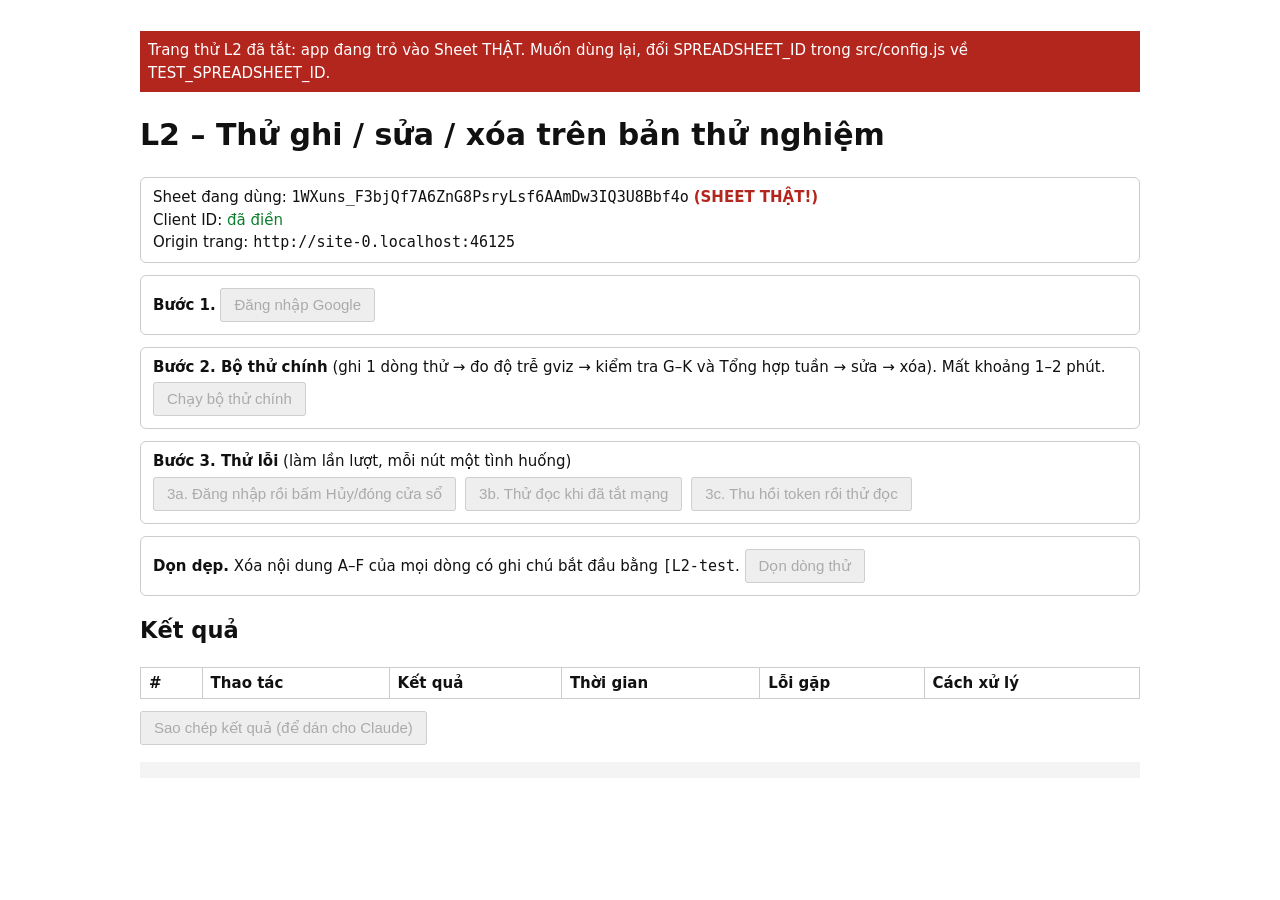
<file: spike/write-test.html>
<!doctype html>
<html lang="vi">
<head>
<meta charset="utf-8">
<meta name="viewport" content="width=device-width, initial-scale=1">
<title>L2 – Thử ghi Google Sheet</title>
<style>
  body { font: 15px/1.5 system-ui, sans-serif; max-width: 1000px; margin: 0 auto; padding: 16px; background: #fff; color: #111; }
  table { border-collapse: collapse; margin: 8px 0; width: 100%; } td, th { border: 1px solid #ccc; padding: 4px 8px; text-align: left; vertical-align: top; }
  button { margin: 4px 4px 4px 0; padding: 6px 12px; font-size: 15px; }
  .ok { color: #0a7d2c; } .fail { color: #b3261e; } .warn { color: #8a5a00; }
  .box { border: 1px solid #ccc; padding: 8px 12px; margin: 12px 0; border-radius: 6px; }
  pre { white-space: pre-wrap; background: #f4f4f4; padding: 8px; font-size: 13px; }
</style>
<!-- Thư viện đăng nhập chính thức của Google (Google Identity Services) -->
<script src="https://accounts.google.com/gsi/client" async></script>
</head>
<body>
<h1>L2 – Thử ghi / sửa / xóa trên bản thử nghiệm</h1>
<div id="cfg" class="box"></div>

<div class="box">
  <b>Bước 1.</b> <button id="login">Đăng nhập Google</button> <span id="tok"></span>
</div>
<div class="box">
  <b>Bước 2. Bộ thử chính</b> (ghi 1 dòng thử → đo độ trễ gviz → kiểm tra G–K và Tổng hợp tuần → sửa → xóa). Mất khoảng 1–2 phút.<br>
  <button id="main">Chạy bộ thử chính</button>
</div>
<div class="box">
  <b>Bước 3. Thử lỗi</b> (làm lần lượt, mỗi nút một tình huống)<br>
  <button id="eCancel">3a. Đăng nhập rồi bấm Hủy/đóng cửa sổ</button>
  <button id="eOffline">3b. Thử đọc khi đã tắt mạng</button>
  <button id="eExpired">3c. Thu hồi token rồi thử đọc</button>
</div>
<div class="box">
  <b>Dọn dẹp.</b> Xóa nội dung A–F của mọi dòng có ghi chú bắt đầu bằng <code>[L2-test</code>.
  <button id="clean">Dọn dòng thử</button>
</div>

<h2>Kết quả</h2>
<table><thead><tr><th>#</th><th>Thao tác</th><th>Kết quả</th><th>Thời gian</th><th>Lỗi gặp</th><th>Cách xử lý</th></tr></thead><tbody id="res"></tbody></table>
<button id="copy">Sao chép kết quả (để dán cho Claude)</button>
<pre id="detail"></pre>

<script type="module">
import { SPREADSHEET_ID, REAL_SPREADSHEET_ID, OAUTH_CLIENT_ID, SHEET_CA_HOC, SHEET_TONG_HOP } from '../src/config.js';
import { signIn, tokenInfo, revokeToken, forgetToken, readRange, findFirstEmptyRow, writeRow, clearRow } from '../src/sheets-write.js';
import { rawCell, serialFromYMD, weekNo, fmtDate } from '../src/core.js';

const $ = id => document.getElementById(id);
const esc = s => String(s ?? '').replace(/[&<>]/g, c => ({ '&': '&amp;', '<': '&lt;', '>': '&gt;' })[c]);
const sleep = ms => new Promise(r => setTimeout(r, ms));
const MARK = '[L2-test';

// ---- Hiển thị cấu hình: để chắc chắn đang trỏ vào BẢN THỬ ----
$('cfg').innerHTML = `Sheet đang dùng: <code>${SPREADSHEET_ID}</code> ` +
  (SPREADSHEET_ID === REAL_SPREADSHEET_ID ? '<b class="fail">(SHEET THẬT!)</b>' : '<b class="ok">(bản thử nghiệm)</b>') +
  `<br>Client ID: ${OAUTH_CLIENT_ID ? '<span class="ok">đã điền</span>' : '<span class="fail">CHƯA điền trong src/config.js</span>'}` +
  `<br>Origin trang: <code>${esc(location.origin)}</code>`;

// ---- Chốt chặn (L4 Phần D): trang thử L2 KHÔNG được chạy vào Sheet thật ----
if (SPREADSHEET_ID === REAL_SPREADSHEET_ID) {
  document.querySelectorAll('button').forEach(b => { b.disabled = true; });
  document.body.insertAdjacentHTML('afterbegin', '<p style="background:#b3261e;color:#fff;padding:8px">Trang thử L2 đã tắt: app đang trỏ vào Sheet THẬT. Muốn dùng lại, đổi SPREADSHEET_ID trong src/config.js về TEST_SPREADSHEET_ID.</p>');
  throw new Error('Trang thử L2 bị chặn vì đang trỏ vào Sheet thật');
}

// ---- Bảng kết quả + phần chi tiết (chỉ chứa dữ liệu thử, không bao giờ chứa token) ----
const log = [];
const detail = t => { $('detail').textContent += t + '\n'; };
// Gợi ý cách xử lý theo mã lỗi
const FIX = {
  POPUP_popup_closed: 'Bình thường khi bấm đóng/hủy: app báo "chưa đăng nhập", cho bấm lại.',
  POPUP_popup_failed_to_open: 'Trình duyệt chặn popup: cho phép popup cho buitue-03.github.io rồi bấm lại.',
  AUTH_access_denied: 'Bấm "Hủy"/không cho quyền: app báo cần cấp quyền, cho bấm lại.',
  AUTH_SCOPE: 'Đăng nhập lại và tick ô quyền Google Sheets.',
  OFFLINE: 'Mất mạng: báo người dùng, giữ dữ liệu form, thử lại khi có mạng.',
  NETWORK: 'Không tới được Google: thử lại sau; nếu luôn lỗi xem Console (có thể bị chặn).',
  HTTP_401: 'Token hết hạn/bị thu hồi: xin token mới (bấm Đăng nhập), rồi làm lại thao tác.',
  NO_TOKEN: 'Bấm Đăng nhập trước.',
  HTTP_403: 'Không có quyền: kiểm tra đúng tài khoản chủ Sheet, đã bật Sheets API, là test user.',
  HTTP_429: 'Gọi quá nhiều: chờ 1 phút rồi thử lại.',
  NOT_EMPTY: 'Dòng đã có dữ liệu: tìm lại dòng trống rồi ghi.',
  GUARD: 'Đúng như thiết kế: khóa an toàn chặn ghi vào Sheet thật.',
  CONFIG: 'Điền Client ID vào src/config.js.',
};
function add(op, ok, ms, error = '', fix = '') {
  log.push({ op, ok, ms, error, fix });
  $('res').insertAdjacentHTML('beforeend', `<tr><td>${log.length}</td><td>${esc(op)}</td>` +
    `<td class="${ok === true ? 'ok' : ok === false ? 'fail' : 'warn'}">${ok === true ? 'OK' : ok === false ? 'LỖI' : esc(ok)}</td>` +
    `<td>${ms == null ? '' : ms + ' ms'}</td><td>${esc(error)}</td><td>${esc(fix)}</td></tr>`);
}
// Chạy 1 thao tác, đo thời gian, ghi kết quả; lỗi thì ghi kèm cách xử lý rồi ném tiếp
async function step(op, fn, { expectOk = true } = {}) {
  const t = performance.now();
  try { const v = await fn(); add(op, true, Math.round(performance.now() - t)); return v; }
  catch (e) { add(op, false, Math.round(performance.now() - t), `${e.code ?? ''} ${e.message}`, FIX[e.code] ?? ''); if (expectOk) throw e; return e; }
}
// Kiểm tra một điều kiện (không gọi mạng)
const check = (op, cond, info) => add(op, cond ? true : false, null, cond ? '' : info, cond ? '' : 'Báo Claude kèm phần chi tiết');

// ---- Đọc qua gviz (đường đọc công khai của L1) để đo độ trễ sau khi ghi ----
async function gvizRows() {
  const url = `https://docs.google.com/spreadsheets/d/${SPREADSHEET_ID}/gviz/tq?tqx=out:json&headers=1` +
    `&sheet=${encodeURIComponent(SHEET_CA_HOC)}&range=A1:F&_=${Date.now()}`; // _= tránh cache trình duyệt
  const text = await (await fetch(url, { cache: 'no-store' })).text();
  const resp = JSON.parse(text.slice(text.indexOf('{'), text.lastIndexOf('}') + 1));
  return resp.table.rows.map(r => (r.c ?? []).map(c => rawCell(c, 'gviz')));
}
// Tìm dòng thử theo ghi chú; trả về giá trị đọc được (hoặc null nếu chưa thấy)
const gvizFind = async note => (await gvizRows()).find(r => r[5] === note) ?? null;
// Đo: ngay sau khi ghi, sau 5 giây, sau 30 giây (tính từ lúc lệnh ghi xong)
async function measureLag(label, t0, isVisible) {
  for (const sec of [0, 5, 30]) {
    const wait = t0 + sec * 1000 - Date.now();
    if (wait > 0) await sleep(wait);
    try { const r = await gvizFind(label.note); const vis = isVisible(r);
      add(`gviz đọc lại sau ${sec}s (${label.what})`, vis ? true : 'CHƯA THẤY', null, vis ? '' : JSON.stringify(r)); }
    catch (e) { add(`gviz đọc lại sau ${sec}s (${label.what})`, false, null, e.message, 'Xem Console'); }
  }
}

// ---- Ảnh chụp tab Tổng hợp tuần (A8:I20: tuần, từ, đến, giai đoạn, ngày có học, số ca, tổng phút, LT, TH) ----
const summary = () => readRange('A8:I20', SHEET_TONG_HOP);
function diffSummary(before, after) {
  const out = [];
  after.forEach((r, i) => r.forEach((v, j) => { if (v !== before[i]?.[j]) out.push(`dòng ${i + 8} cột ${'ABCDEFGHI'[j]}: ${before[i]?.[j]} → ${v}`); }));
  return out;
}

// Ngày hôm nay theo giờ Việt Nam, dạng serial
function todaySerial() {
  const [y, m, d] = new Intl.DateTimeFormat('en-CA', { timeZone: 'Asia/Saigon' }).format(new Date()).split('-').map(Number);
  return serialFromYMD(y, m, d);
}
const hm = (h, m) => (h * 60 + m) / 1440; // giờ -> phần của ngày (23:00 = 0.958333...)

// Bật/tắt nút trong lúc chạy
const busy = on => document.querySelectorAll('button').forEach(b => { if (b.id !== 'copy') b.disabled = on; });
const showTok = () => { const t = tokenInfo(); $('tok').innerHTML = t ? `<span class="ok">đã đăng nhập</span>, token còn ~${Math.round(t.secondsLeft / 60)} phút (chỉ trong bộ nhớ)` : '<span class="warn">chưa đăng nhập</span>'; };
showTok();

$('login').onclick = async () => {
  busy(true);
  try { const r = await step('Đăng nhập (initTokenClient)', signIn); detail(`Token sống ${r.expiresInSec} giây.`); } catch {}
  showTok(); busy(false);
};

// ================= BỘ THỬ CHÍNH =================
$('main').onclick = async () => {
  busy(true);
  try {
    // 0) Chuẩn bị: bảng Chủ đề (để biết nhóm mong đợi) và ảnh chụp Tổng hợp tuần trước khi ghi
    const topics = new Map((await step('Đọc tab Chủ đề', () => readRange('A2:B64', 'Chủ đề'))).map(r => [r[0], r[1]]));
    const before = await step('Ảnh chụp Tổng hợp tuần (trước)', summary);
    const { row } = await step('Tìm dòng trống đầu tiên A:F', findFirstEmptyRow);
    detail(`Dòng trống đầu tiên: ${row}`);

    const date = todaySerial(), wk = weekNo(date);
    const topic = 'JP - Từ vựng', activity = 'Thực hành';
    const note = `${MARK} ${new Date().toISOString()}] dòng thử, sẽ xóa`;
    const vals = [date, hm(23, 0), hm(23, 30), topic, activity, note];
    detail(`Ghi vào dòng ${row}: ${fmtDate(date)} 23:00–23:30, ${topic}, ${activity}, tuần ${wk}`);

    // 1) GHI
    await step(`Ghi dòng ${row} (RAW, ngày/giờ dạng số serial)`, () => writeRow(row, vals));
    const tWrite = Date.now();

    // 2) Đọc lại bằng Sheets API: A–F phải là SỐ (không thành chữ), G–K phải tự tính
    const raw = (await step('Đọc lại A:K (giá trị thô)', () => readRange(`A${row}:K${row}`)))[0];
    const shown = (await step('Đọc lại A:K (chuỗi hiển thị)', () => readRange(`A${row}:K${row}`, SHEET_CA_HOC, 'FORMATTED_VALUE')))[0];
    detail(`Thô: ${JSON.stringify(raw)}\nHiển thị: ${JSON.stringify(shown)}`);
    check('A–C là số (ngày/giờ không thành chữ)', [0, 1, 2].every(i => typeof raw[i] === 'number'), JSON.stringify(raw.slice(0, 3)));
    check('Hiển thị ngày dd/mm/yyyy, giờ 23:00 / 23:30', shown[0] === fmtDate(date) && shown[1] === '23:00' && shown[2] === '23:30', JSON.stringify(shown.slice(0, 3)));
    check('G (phút) = 30', raw[6] === 30, `G = ${raw[6]}`);
    check(`H (nhóm) = ${topics.get(topic)}`, raw[7] === topics.get(topic), `H = ${raw[7]}`);
    check(`I (tuần) = ${wk}`, raw[8] === wk, `I = ${raw[8]}`);
    check('J (giai đoạn) = Sau baseline', raw[9] === 'Sau baseline', `J = ${raw[9]}`);

    // 3) Tổng hợp tuần sau khi ghi
    const afterW = await step('Ảnh chụp Tổng hợp tuần (sau ghi)', summary);
    const dW = diffSummary(before, afterW); detail('Thay đổi Tổng hợp tuần sau GHI:\n  ' + (dW.join('\n  ') || '(không đổi)'));
    const wi = afterW.findIndex(r => r[0] === wk); // dòng của tuần hiện tại trong bảng
    check(`Tổng hợp tuần: tuần ${wk} tổng phút +30, số ca +1`, wi >= 0 && afterW[wi][6] - before[wi][6] === 30 && afterW[wi][5] - before[wi][5] === 1, dW.join('; '));

    // 4) Độ trễ gviz sau GHI
    await measureLag({ note, what: 'sau ghi' }, tWrite, r => r && r[0] === date && Math.abs(r[2] - hm(23, 30)) < 1e-6);

    // 5) SỬA: đổi giờ kết thúc 23:30 -> 23:45 và ghi chú (chỉ sửa dòng có dấu [L2-test)
    const cur = (await readRange(`F${row}`))[0]?.[0];
    if (!String(cur).startsWith(MARK)) throw Object.assign(new Error(`Dòng ${row} không phải dòng thử, dừng`), { code: 'NOT_TEST_ROW' });
    const note2 = note + ' (đã sửa)';
    await step(`Sửa dòng ${row}: kết thúc 23:45`, () => writeRow(row, [date, hm(23, 0), hm(23, 45), topic, activity, note2], { mustBeEmpty: false }));
    const tEdit = Date.now();
    const raw2 = (await readRange(`A${row}:K${row}`))[0];
    check('Sau sửa: G (phút) = 45', raw2[6] === 45, `G = ${raw2[6]}`);
    const afterE = await step('Ảnh chụp Tổng hợp tuần (sau sửa)', summary);
    check(`Tổng hợp tuần: tuần ${wk} tổng phút = trước + 45`, afterE[wi][6] - before[wi][6] === 45, diffSummary(before, afterE).join('; '));
    await measureLag({ note: note2, what: 'sau sửa' }, tEdit, r => r && Math.abs(r[2] - hm(23, 45)) < 1e-6);

    // 6) XÓA: hỏi xác nhận, rồi xóa NỘI DUNG A:F (không xóa hàng)
    if (!confirm(`Xóa nội dung A–F của dòng ${row} (dòng thử ${fmtDate(date)} 23:00–23:45)?\nCột G–K giữ nguyên công thức.`)) {
      add('Xóa dòng thử', 'BỎ QUA', null, 'Bạn bấm Hủy ở hộp xác nhận', 'Dòng thử vẫn còn: bấm "Dọn dòng thử" khi muốn xóa');
    } else {
      await step(`Xóa nội dung A:F dòng ${row}`, () => clearRow(row));
      const tDel = Date.now();
      const left = (await readRange(`A${row}:F${row}`))[0] ?? [];
      check('Sau xóa: A–F trống', left.every(v => v === '' || v == null), JSON.stringify(left));
      const f = (await step('Đọc công thức G:K sau xóa', () => readRange(`G${row}:K${row}`, SHEET_CA_HOC, 'FORMULA')))[0] ?? [];
      check('Sau xóa: G–K vẫn còn công thức', f.length === 5 && f.every(x => String(x).startsWith('=')), JSON.stringify(f));
      const afterD = await step('Ảnh chụp Tổng hợp tuần (sau xóa)', summary);
      const dD = diffSummary(before, afterD);
      check('Tổng hợp tuần trở về đúng như trước khi thử', dD.length === 0, dD.join('; '));
      await measureLag({ note: note2, what: 'sau xóa' }, tDel, r => r === null);
    }
  } catch (e) { detail('Dừng bộ thử: ' + e.message); }
  showTok(); busy(false);
};

// ================= THỬ LỖI =================
// 3a: bấm Đăng nhập, rồi đóng cửa sổ hoặc bấm Hủy -> mong đợi lỗi popup_closed hoặc access_denied
$('eCancel').onclick = async () => {
  busy(true);
  await step('3a. Đăng nhập rồi Hủy (mong đợi: lỗi, app không treo)', signIn, { expectOk: false });
  showTok(); busy(false);
};
// 3b: tắt Wi-Fi/mạng trước khi bấm -> mong đợi lỗi OFFLINE/NETWORK
$('eOffline').onclick = async () => {
  busy(true);
  detail(`3b: navigator.onLine = ${navigator.onLine}`);
  await step('3b. Đọc khi mất mạng (mong đợi: lỗi OFFLINE)', () => readRange('A1:F1'), { expectOk: false });
  busy(false);
};
// 3c: thu hồi token ở Google -> lần gọi kế tiếp mong đợi lỗi 401 (giống token hết hạn)
$('eExpired').onclick = async () => {
  busy(true);
  if (!tokenInfo()) { add('3c. Thu hồi token', false, null, 'Chưa đăng nhập', 'Bấm Đăng nhập trước'); busy(false); return; }
  const saved = tokenInfo();
  await revokeToken();
  detail(`3c: đã thu hồi token (lúc đó còn ${saved.secondsLeft}s). Chờ 3 giây để Google ghi nhận…`);
  await sleep(3000);
  await step('3c. Đọc bằng token đã thu hồi (mong đợi: 401)', () => readRange('A1:F1'), { expectOk: false });
  forgetToken(); showTok(); busy(false);
};

// ================= DỌN DẸP =================
$('clean').onclick = async () => {
  busy(true);
  try {
    const rows = await step('Đọc A:F để tìm dòng thử', () => readRange('A2:F1002'));
    const hits = rows.map((r, i) => [i + 2, r?.[5]]).filter(([, n]) => String(n ?? '').startsWith(MARK));
    if (!hits.length) add('Dọn dòng thử', true, null, 'Không còn dòng thử nào');
    else if (confirm(`Xóa nội dung A–F của ${hits.length} dòng thử: ${hits.map(h => h[0]).join(', ')}?`))
      for (const [r] of hits) await step(`Dọn dòng ${r}`, () => clearRow(r));
    else add('Dọn dòng thử', 'BỎ QUA', null, 'Bạn bấm Hủy');
  } catch {}
  busy(false);
};

// Sao chép bảng kết quả + chi tiết dạng chữ (không có token)
$('copy').onclick = async () => {
  const text = `L2 write-test · ${new Date().toString()} · origin ${location.origin}\n` +
    log.map((l, i) => `${i + 1}. ${l.op} | ${l.ok === true ? 'OK' : l.ok === false ? 'LỖI' : l.ok} | ${l.ms ?? ''}${l.ms != null ? ' ms' : ''} | ${l.error} | ${l.fix}`).join('\n') +
    '\n--- chi tiết ---\n' + $('detail').textContent;
  try { await navigator.clipboard.writeText(text); $('copy').textContent = 'Đã sao chép ✓'; }
  catch { $('detail').textContent = text; $('copy').textContent = 'Không sao chép được: hãy bôi đen phần chi tiết bên dưới'; }
};
</script>
</body>
</html>
</file>
<file: styles.css>
/* styles.css — Giao diện (L4.5). Màu đặt bằng biến (token) để có chế độ sáng/tối.
   Thiết kế đã duyệt ở bản mẫu design/vong1–3 (26/11/2026). Màu dữ liệu: 1 sắc xanh cho số giờ,
   không dùng đỏ/xanh lá kiểu đèn giao thông. Chữ nội dung ≥ 16 px. */

/* ---------- Phông tự lưu trong repo (OFL 1.1, cắt gọn): xem fonts/OFL-*.txt ---------- */
@font-face { font-family: "MPR Bold"; src: url(fonts/mplus-rounded-1c-bold.woff2) format("woff2"); font-weight: 700; font-display: swap; }
@font-face { font-family: "MPR"; src: url(fonts/mplus-rounded-1c-regular.woff2) format("woff2"); font-weight: 400; font-display: swap; }
@font-face { font-family: "Nunito TT"; src: url(fonts/nunito-var.woff2) format("woff2"); font-weight: 200 1000; font-display: swap; }

/* ---------- Màu: sáng (mặc định), tối theo máy, tối do Oriana chọn ---------- */
:root {
  --f-head: "MPR Bold", "M PLUS Rounded 1c", system-ui, sans-serif;
  --f-jp: "MPR", "MPR Bold", "Noto Sans JP", system-ui, sans-serif;
  --f-body: "Nunito TT", "MPR", system-ui, -apple-system, "Segoe UI", Roboto, sans-serif;

  --bg: #F6F7FB; --surface: #FFFFFF; --surface-2: #EEF1F8; --border: #DCE1EC;
  --text: #1E2233; --text-2: #525A70;
  --accent: #8EBBF3; --accent-edge: #3F74C2; --on-accent: #0F2547; --accent-text: #2B5FA8; --ring: #3F74C2;
  --pink-l: #F7BCD2; --pink-d: #B83D72; --on-pink-d: #FFFFFF; --grey-cat: #8A90A0;
  --shadow: 0 2px 10px rgba(30, 34, 51, .07), 0 1px 2px rgba(30, 34, 51, .06);
  --mochi: #FFF8EF; --mochi-shade: #F1E2D0; --mochi-line: #4A4560; --mochi-eye: #2B2840; --mochi-blush: #F59CBD;
  --tip-bg: #1E2233; --tip-text: #FFFFFF;
  /* chuỗi màu biểu đồ (hoạt động…) + cột "tuần trước" */
  --a1: #3F74C2; --a2: #B83D72; --a3: #7A5BC7; --a4: #2E8A75; --a5: #A86F12; --prev: #AAB3C8;
  /* heatmap 6 mức một sắc xanh */
  --h0: #EBEEF5; --h1: #C9DDF8; --h2: #94BBF0; --h3: #5B92DC; --h4: #2F67B8; --h5: #173F7A;
  /* trạng thái tuần + thông báo */
  --cur-bg: #E3EEFD; --prov-bg: #FFF1D6; --prov-line: #8A5A0B; --final-bg: #ECEEF3;
  --danger: #B3261E; --on-danger: #FFFFFF; --danger-edge: #7E1A14;
  --ok: #1D6B3A; --err: #B3261E; --warn: #7A5600;
  color-scheme: light;
}
@media (prefers-color-scheme: dark) { :root:not([data-theme="light"]) {
  --bg: #13151D; --surface: #1C1F2B; --surface-2: #272B3B; --border: #343A50;
  --text: #ECEEF6; --text-2: #A9AFC4;
  --accent: #8EBBF3; --accent-edge: #4C7FC9; --on-accent: #0F2547; --accent-text: #9CC3F5; --ring: #8EBBF3;
  --pink-l: #FAD0DF; --pink-d: #C2487B; --on-pink-d: #FFFFFF; --grey-cat: #8A90A0;
  --shadow: 0 2px 12px rgba(0, 0, 0, .35);
  --mochi-shade: #E7D3BE;
  --tip-bg: #ECEEF6; --tip-text: #1E2233;
  --a1: #8EBBF3; --a2: #E27FA7; --a3: #B9A3F0; --a4: #6CCFB6; --a5: #E8B661; --prev: #5D6680;
  --h0: #2E3345; --h1: #4A72BA; --h2: #5F8CD6; --h3: #80A9E9; --h4: #A9C7F3; --h5: #D6E5FB;
  --cur-bg: #1C3050; --prov-bg: #3A2E12; --prov-line: #E8B661; --final-bg: #2A2E3D;
  --danger: #F2A29C; --on-danger: #2A0A08; --danger-edge: #B3564F; --ok: #7FD69A; --err: #FF9A8F; --warn: #FFD27A;
  color-scheme: dark;
} }
:root[data-theme="dark"] {
  --bg: #13151D; --surface: #1C1F2B; --surface-2: #272B3B; --border: #343A50;
  --text: #ECEEF6; --text-2: #A9AFC4;
  --accent: #8EBBF3; --accent-edge: #4C7FC9; --on-accent: #0F2547; --accent-text: #9CC3F5; --ring: #8EBBF3;
  --pink-l: #FAD0DF; --pink-d: #C2487B; --on-pink-d: #FFFFFF; --grey-cat: #8A90A0;
  --shadow: 0 2px 12px rgba(0, 0, 0, .35);
  --mochi-shade: #E7D3BE;
  --tip-bg: #ECEEF6; --tip-text: #1E2233;
  --a1: #8EBBF3; --a2: #E27FA7; --a3: #B9A3F0; --a4: #6CCFB6; --a5: #E8B661; --prev: #5D6680;
  --h0: #2E3345; --h1: #4A72BA; --h2: #5F8CD6; --h3: #80A9E9; --h4: #A9C7F3; --h5: #D6E5FB;
  --cur-bg: #1C3050; --prov-bg: #3A2E12; --prov-line: #E8B661; --final-bg: #2A2E3D;
  --danger: #F2A29C; --on-danger: #2A0A08; --danger-edge: #B3564F; --ok: #7FD69A; --err: #FF9A8F; --warn: #FFD27A;
  color-scheme: dark;
}

/* ---------- Nền tảng ---------- */
* { box-sizing: border-box; }
html { -webkit-text-size-adjust: 100%; }
body { margin: 0; background: var(--bg); color: var(--text); font: 16px/1.5 var(--f-body); overflow-wrap: break-word; }
button, input, select, textarea { font: inherit; color: inherit; }
h1, h2, h3 { font-family: var(--f-head); font-weight: 700; margin: 0; text-wrap: balance; }
h1 { font-size: 24px; } h2 { font-size: 18px; } h3 { font-size: 16px; }
.muted { color: var(--text-2); }
:focus-visible { outline: 3px solid var(--accent-edge); outline-offset: 3px; }
[hidden] { display: none !important; }
code { font-size: 16px; background: var(--surface-2); padding: 1px 4px; border-radius: 4px; }

/* ---------- Khung app ---------- */
.app { max-width: 1180px; margin: 0 auto; padding-block: 12px 104px;
  padding-left: max(16px, env(safe-area-inset-left, 0px)); padding-right: max(16px, env(safe-area-inset-right, 0px)); }
.grid { display: grid; gap: 16px; }
.card { background: var(--surface); border-radius: 20px; padding: 18px; box-shadow: var(--shadow); min-width: 0; }
.card > h2 { margin-bottom: 10px; display: flex; flex-wrap: wrap; align-items: baseline; gap: 4px 8px; }
.hello { margin: 0 0 14px; }
.hello p { margin: 2px 0 0; color: var(--text-2); }
.notice { background: var(--cur-bg); padding: 10px 14px; border-radius: 14px; margin: 0 0 14px; }
.realtag { text-align: center; color: var(--text-2); margin: 28px 0 0; }
.realtag span { display: inline-block; border: 1px solid var(--border); border-radius: 99px; padding: 4px 12px; }
@media (min-width: 900px) { .grid.two { grid-template-columns: 1.15fr 1fr; align-items: start; } }

/* ---------- Nút "đáy dày": thân nhạt + mép dưới đậm; khi bấm, nút lún xuống ---------- */
.btn3d { display: flex; align-items: center; justify-content: center; gap: 8px; width: 100%; min-height: 56px;
  border: 0; border-radius: 16px; background: var(--accent); color: var(--on-accent); font-family: var(--f-head); font-size: 19px;
  box-shadow: 0 5px 0 var(--accent-edge); cursor: pointer; transform: translateY(0); transition: transform .08s, box-shadow .08s; text-decoration: none; }
.btn3d:active { transform: translateY(5px); box-shadow: 0 0 0 var(--accent-edge); }
.btn3d.small { width: auto; min-height: 44px; padding: 0 16px; white-space: nowrap; flex: none; font-size: 16px; box-shadow: 0 4px 0 var(--accent-edge); }
.btn3d.small:active { transform: translateY(4px); }
.btn3d.ghost { background: var(--surface); color: var(--text); box-shadow: 0 4px 0 var(--border); border: 2px solid var(--border); }
.btn3d.danger { background: var(--danger); color: var(--on-danger); box-shadow: 0 4px 0 var(--danger-edge); }
.btn3d:disabled { opacity: .45; cursor: not-allowed; transform: none; }
.add-wrap { padding-bottom: 5px; }

/* ---------- Thanh trên: nhân vật + chỗ trống L6 ---------- */
.topbar { display: flex; align-items: center; justify-content: space-between; gap: 8px; margin-bottom: 14px; }
.brand { display: flex; align-items: center; gap: 8px; font-family: var(--f-head); font-size: 20px; border: 0; background: none; padding: 0; min-height: 44px; cursor: pointer; color: var(--text); }
.brand svg { width: 40px; height: 34px; display: block; }
.stats { display: flex; gap: 8px; }
.pill { display: inline-flex; align-items: center; gap: 6px; min-height: 44px; min-width: 44px; padding: 0 12px; border-radius: 14px;
  border: 2px dashed var(--border); background: transparent; color: var(--text-2); font-weight: 700; cursor: pointer; }
.pill svg { width: 22px; height: 22px; }

/* ---------- Thanh tab dưới cùng (điện thoại); từ 900 px thành cột bên trái ---------- */
.tabs { position: fixed; left: 0; right: 0; bottom: 0; z-index: 5; background: var(--surface); border-top: 1px solid var(--border);
  display: grid; grid-template-columns: repeat(4, 1fr);
  padding-bottom: env(safe-area-inset-bottom, 0px); padding-left: env(safe-area-inset-left, 0px); padding-right: env(safe-area-inset-right, 0px); }
.tab { display: flex; flex-direction: column; align-items: center; justify-content: center; gap: 2px; min-height: 64px; border: 0; background: none;
  color: var(--text-2); font-size: 16px; font-weight: 700; cursor: pointer; }
.tab svg { width: 26px; height: 26px; }
.tab .ico { display: grid; place-content: center; width: 48px; height: 30px; border-radius: 12px; }
.tab[aria-current="page"] { color: var(--accent-text); }
.tab[aria-current="page"] .ico { background: var(--surface-2); }
@media (min-width: 900px) {
  .app { padding-left: 120px; padding-bottom: 40px; }
  .tabs { top: 0; right: auto; width: 96px; grid-template-columns: 1fr; grid-auto-rows: 84px; align-content: start; padding-top: 90px;
    border-top: 0; border-right: 1px solid var(--border); }
}

/* ---------- Nhóm nút chọn 1 ---------- */
.seg { display: inline-flex; border: 1px solid var(--border); border-radius: 12px; overflow: hidden; background: var(--surface); }
.seg button { border: 0; background: none; padding: 0 12px; min-height: 44px; min-width: 44px; cursor: pointer; color: var(--text); border-radius: 0; }
.seg button[aria-pressed="true"] { background: var(--accent); color: var(--on-accent); font-weight: 700; }

/* ---------- Cài đặt ---------- */
.set .set-row { display: flex; justify-content: space-between; align-items: center; gap: 12px; min-height: 56px; border-top: 1px solid var(--border); padding: 6px 0; }
.set h2 + .set-row { border-top: 0; }

/* ---------- Trang trạng thái: đang tải / lỗi / trống / mất mạng ---------- */
.state-page { display: grid; place-items: center; min-height: 60vh; text-align: center; }
.state-box { max-width: 420px; display: grid; gap: 10px; justify-items: center; }
.state-box p { margin: 0; }
.state-mochi svg { width: 120px; height: 104px; }
.loading .state-mochi svg .body-g { animation: bob 1s ease-in-out 4; transform-box: fill-box; transform-origin: 50% 100%; }
@keyframes bob { 50% { transform: translateY(-10%) scale(1.04, .96); } }
.dots::after { content: ''; animation: dots 1.2s steps(4) 4; }
@keyframes dots { 0% { content: ''; } 25% { content: '.'; } 50% { content: '..'; } 75% { content: '...'; } }

/* ---------- Tooltip dùng chung ---------- */
.tip { position: fixed; z-index: 30; max-width: 260px; background: var(--tip-bg); color: var(--tip-text); font-size: 15px; line-height: 1.45;
  padding: 8px 12px; border-radius: 12px; white-space: pre-line; pointer-events: none; box-shadow: 0 4px 16px rgba(0,0,0,.25); }

/* ---------- Nhân vật cục bột: nhảy 0,9 giây ---------- */
.pixel { shape-rendering: crispEdges; }
.mochi { overflow: visible; }
.mochi .body-g { transform-box: fill-box; transform-origin: 50% 100%; }
.jump .body-g { animation: jump .9s cubic-bezier(.3, .7, .4, 1) 1; }
@keyframes jump {
  0% { transform: translateY(0) scale(1, 1); } 15% { transform: translateY(0) scale(1.15, .82); }
  45% { transform: translateY(-38%) scale(.92, 1.1); } 70% { transform: translateY(0) scale(1.12, .86); }
  85% { transform: translateY(0) scale(.97, 1.04); } 100% { transform: translateY(0) scale(1, 1); }
}
/* Ăn mừng: hạt pixel bay + kaomoji, tổng ≤ 3 giây (dưới mốc 5 giây của WCAG 2.2.2) */
.party { position: fixed; inset: 0; pointer-events: none; z-index: 40; overflow: hidden; }
.party i { position: absolute; width: 10px; height: 10px; animation: fly 2.4s cubic-bezier(.2, .7, .4, 1) forwards; }
@keyframes fly { to { transform: translate(var(--dx), var(--dy)) rotate(var(--r)); opacity: 0; } }
.party .say { position: absolute; left: 50%; top: 38%; transform: translate(-50%, -50%) scale(.4); font-family: var(--f-head); font-size: 26px;
  background: var(--surface); color: var(--text); padding: 12px 18px; border-radius: 18px; box-shadow: var(--shadow); width: max-content; max-width: calc(100vw - 32px);
  animation: pop 2.6s ease-out forwards; display: flex; align-items: center; gap: 10px; }
.party .say svg { width: 56px; height: 48px; }
@keyframes pop { 12% { transform: translate(-50%, -50%) scale(1.08); } 20%, 80% { transform: translate(-50%, -50%) scale(1); opacity: 1; } 100% { transform: translate(-50%, -60%) scale(.9); opacity: 0; } }

/* ---------- Trang Hôm nay ---------- */
.quote { position: relative; overflow: hidden; padding: 22px 20px 20px; min-height: 190px; background: linear-gradient(140deg, var(--surface) 55%, var(--surface-2)); }
.quote .tag { display: inline-block; background: none; padding: 0; font-weight: 700; color: var(--accent-text); margin-bottom: 8px; }
.quote .jp span { display: inline-block; }
.quote .jp { font-family: var(--f-jp); font-size: 28px; line-height: 1.45; margin: 0; max-width: 15em; position: relative; z-index: 1; }
.quote .vi { font-size: 17px; margin: 10px 0 0; max-width: 24em; position: relative; z-index: 1; padding-right: 72px; }
.quote .peek { position: absolute; right: -10px; bottom: -12px; width: 108px; cursor: pointer; border: 0; background: none; padding: 0; }
.quote .peek svg { width: 100%; height: auto; display: block; }
.open-row { display: flex; align-items: center; justify-content: space-between; gap: 12px; flex-wrap: wrap; }
.open-row p { margin: 4px 0 0; }
.open h2 { display: flex; align-items: center; gap: 8px; }
.dot { width: 12px; height: 12px; border-radius: 50%; background: var(--ring); animation: pulse 1.2s ease-in-out 3; }
@keyframes pulse { 50% { transform: scale(1.5); opacity: .5; } }
.open .time { font-family: var(--f-head); font-size: 26px; margin: 4px 0 2px; font-variant-numeric: tabular-nums; }
.chip { display: inline-flex; align-items: center; gap: 6px; padding: 4px 10px; border-radius: 14px; line-height: 1.35; font-weight: 700; }
.chip.c-nn { background: var(--pink-l); color: #1E2233; }
.chip.c-ba { background: var(--pink-d); color: var(--on-pink-d); }
.chip.c-kh { background: var(--grey-cat); color: #1E2233; }
.ring-card { display: flex; align-items: center; gap: 18px; }
.ring { position: relative; width: 148px; height: 148px; flex: none; cursor: pointer; border: 0; background: none; padding: 0; color: var(--text); }
.ring svg { width: 100%; height: 100%; transform: rotate(-90deg); }
.ring .track { stroke: var(--surface-2); }
.ring .bar { stroke: var(--ring); transition: stroke-dashoffset 1s cubic-bezier(.3, 1.3, .5, 1); }
.ring .mid { position: absolute; inset: 0; display: grid; place-content: center; text-align: center; }
.ring .mid b { font-family: var(--f-head); font-size: 22px; line-height: 1.1; font-variant-numeric: tabular-nums; }
.ring .mid span { color: var(--text-2); }
.ring-side h2 { margin-bottom: 4px; }
.ring-side p { margin: 0; }
@media (max-width: 440px) { .ring { width: 122px; height: 122px; } .ring .mid b { font-size: 19px; } .ring-card { gap: 14px; padding: 16px; } }
.cats { display: flex; flex-wrap: wrap; gap: 6px; margin-top: 10px; }
.week { background: none; padding: 0; display: flex; align-items: center; justify-content: space-between; gap: 12px; width: 100%; text-align: left; border: 0; cursor: pointer; color: var(--text); }
.week .num { font-family: var(--f-head); font-size: 30px; font-variant-numeric: tabular-nums; display: block; }
.days { display: flex; gap: 5px; margin-top: 8px; }
.days i { width: 22px; height: 22px; border-radius: 6px; background: var(--surface-2); display: block; }
.days i.on { background: var(--accent); } .days i.full { background: var(--accent-edge); } .days i.today { outline: 2px solid var(--text); outline-offset: 1px; }
.chev { width: 44px; height: 44px; flex: none; display: grid; place-content: center; border-radius: 14px; background: var(--surface-2); font-size: 22px; }
@media (min-width: 900px) { .quote .jp { font-size: 32px; } }

/* ---------- Tấm trượt từ dưới lên ---------- */
dialog.sheet { border: 0; padding: 20px; border-radius: 24px 24px 0 0; width: 100%; max-width: 560px; margin: auto auto 0; background: var(--surface); color: var(--text); max-height: calc(100dvh - 24px); overflow: auto; }
dialog.sheet::backdrop { background: rgba(10, 12, 20, .5); }
dialog.sheet[open] { animation: up .25s ease-out; }
@keyframes up { from { transform: translateY(40%); opacity: 0; } }
@media (min-width: 900px) { dialog.sheet { margin: auto; border-radius: 24px; } }
.sheet h2 { margin-bottom: 4px; }
.sheet .chart { margin: 8px 0 12px; }
.sheet-actions { display: flex; justify-content: flex-end; }

/* ---------- Biểu đồ chung (số trên cột chỉ hiện khi rê chuột / chạm) ---------- */
div.chart { width: 100%; }
div.chart svg { display: block; width: 100%; height: auto; overflow: visible; }
div.chart text { font-family: var(--f-body); font-size: 16px; fill: var(--text-2); font-variant-numeric: tabular-nums; }
.chart .grid-l { stroke: var(--border); stroke-width: 1; }
.chart .mk { cursor: pointer; outline: none; }
.chart .mk .hit { fill: transparent; }
.chart .mk .v { fill: var(--text); font-weight: 800; opacity: 0; transition: opacity .15s; }
.chart .mk.sel .v { opacity: 1; }
@media (hover: hover) { .chart .mk:hover .v { opacity: 1; } }
.chart .mk.sel .b, .chart .mk:focus-visible .b { stroke: var(--text); stroke-width: 2; }
.grow { transform-box: fill-box; transform-origin: 50% 100%; animation: grow .7s cubic-bezier(.3, 1.3, .5, 1) both; }
.growx { transform-box: fill-box; transform-origin: 0 50%; animation: growx .7s cubic-bezier(.3, 1.2, .5, 1) both; }
@keyframes grow { from { transform: scaleY(0); } }
@keyframes growx { from { transform: scaleX(0); } }
.big2 { font-family: var(--f-head); font-size: 28px; font-variant-numeric: tabular-nums; }
.sub2 { color: var(--text-2); margin: 0; }
.pair { display: grid; gap: 6px; margin: 6px 0 14px; }
.pair .row { min-height: 44px; cursor: pointer; display: grid; grid-template-columns: 92px 1fr; align-items: center; gap: 10px; }
.pair .lab { color: var(--text-2); }
.pair .track { height: 24px; border-radius: 8px; background: var(--surface-2); overflow: hidden; }
.pair .fill { display: block; height: 100%; border-radius: 8px; }
.fill.cur { background: var(--a1); } .fill.prev { background: var(--prev); }
.lg { display: inline-flex; align-items: center; gap: 6px; color: var(--text-2); margin-right: 12px; }
.lg i { width: 16px; height: 16px; border-radius: 5px; display: block; }

/* ---------- Trang Thống kê ---------- */
@media (min-width: 900px) { .st-grid { grid-template-columns: 1fr 1fr; } }
.guess { font-family: var(--f-body); font-size: 16px; font-weight: 800; color: var(--accent-text); }
.tagp { display: inline-block; font-weight: 700; color: var(--text-2); border: 1px solid var(--border); border-radius: 8px; padding: 0 8px; }
.foot { color: var(--text-2); margin: 8px 0 0; }
.pace-wrap { cursor: pointer; padding: 1px 0; }
.pace { position: relative; height: 34px; border-radius: 10px; background: var(--surface-2); margin: 34px 0 30px; }
.pace .done { position: absolute; left: 0; top: 0; bottom: 0; border-radius: 10px 0 0 10px; background: var(--a1); }
.pace .more { position: absolute; top: 0; bottom: 0; background: repeating-linear-gradient(45deg, var(--a1) 0 4px, transparent 4px 9px); border: 2px solid var(--a1); border-left: 0; border-radius: 0 10px 10px 0; }
.pace .goal { position: absolute; top: -8px; bottom: -8px; width: 3px; background: var(--text); border-radius: 2px; }
.pace .goal span { position: absolute; top: -28px; transform: translateX(-50%); white-space: nowrap; color: var(--text); font-weight: 700; background: var(--surface); padding: 0 4px; border-radius: 6px; }
.pace .end { position: absolute; bottom: -28px; transform: translateX(-50%); white-space: nowrap; font-weight: 800; }
.pace .al-r { transform: translateX(-100%) !important; } .pace .goal .al-r { transform: translateX(calc(-100% + 3px)) !important; } .pace .al-l { transform: none !important; }
.card .legend { display: flex; flex-wrap: wrap; gap: 6px; margin: 0 0 10px; }
.rows { list-style: none; padding: 0; margin: 10px 0 0; display: grid; gap: 6px; }
.rows li { display: grid; grid-template-columns: 16px 1fr auto; gap: 10px; align-items: center; min-height: 44px; cursor: pointer; }
.rows i { width: 16px; height: 16px; border-radius: 5px; display: block; }
.rows b { font-variant-numeric: tabular-nums; }
.inseg { margin-bottom: 10px; }
.rank { list-style: none; margin: 0; padding: 0; display: grid; gap: 4px; }
.rank li { display: grid; grid-template-columns: 34px 1fr auto; gap: 10px; align-items: center; min-height: 44px; border-bottom: 1px solid var(--border); cursor: pointer; padding: 4px 0; }
.rank li:last-child { border-bottom: 0; }
.rank .n { font-family: var(--f-head); font-size: 18px; width: 30px; height: 30px; border-radius: 10px; display: grid; place-content: center; background: var(--surface-2); }
.rank li:first-child .n { background: var(--accent); color: var(--on-accent); }
.rank .r { font-variant-numeric: tabular-nums; font-weight: 800; text-align: right; }
/* Chỗ trống cho L5–L7: viền nét đứt, chưa có logic */
.soon { border: 2px dashed var(--border); box-shadow: none; background: transparent; }
.later { font-family: var(--f-body); font-size: 16px; color: var(--text-2); border: 1px dashed var(--border); border-radius: 8px; padding: 0 8px; }

/* ---------- Tab Lịch ---------- */
@media (min-width: 900px) { .cal-grid { grid-template-columns: minmax(0, 1fr) minmax(0, 1.2fr); } }
.cal-grid { align-items: start; }
.heat-legend { display: flex; align-items: center; gap: 4px; justify-content: flex-end; color: var(--text-2); margin-top: 8px; flex-wrap: wrap; }
.heat-legend i { width: 18px; height: 18px; border-radius: 5px; display: block; }
.signin-card { display: flex; align-items: center; justify-content: space-between; gap: 10px; flex-wrap: wrap; padding: 12px 18px; }
details.card summary, .week-break summary { cursor: pointer; min-height: 44px; display: flex; align-items: center; font-weight: 700; color: var(--text); }
details.issues ul { margin: 6px 0 10px; padding-left: 20px; }
.week-break { margin-top: 14px; border-top: 1px solid var(--border); padding-top: 4px; }
.week-break h3 { margin: 10px 0 4px; color: var(--text-2); }
.week-nav { display: grid; grid-template-columns: 44px 1fr 44px; align-items: center; gap: 8px; }
.navbtn { width: 44px; height: 44px; border-radius: 14px; border: 0; background: var(--surface-2); font-size: 24px; cursor: pointer; color: var(--text); }
.navbtn:disabled { opacity: .35; cursor: default; }
.week-title { text-align: center; display: grid; }
.week-title b { font-family: var(--f-head); font-size: 20px; }
.state-strip { display: flex; gap: 10px; align-items: flex-start; border-radius: 14px; padding: 10px 14px; margin: 12px 0; }
.state-strip .kao { font-weight: 800; white-space: nowrap; }
.state-strip b { display: block; }
.state-strip.s-cur { background: var(--cur-bg); }
.state-strip.s-prov { background: var(--prov-bg); box-shadow: inset 4px 0 0 var(--prov-line); }
.state-strip.s-final { background: var(--final-bg); }
.day-h { display: flex; justify-content: space-between; align-items: baseline; gap: 8px; margin: 18px 0 6px; font-family: var(--f-head); }
.day-h span { font-family: var(--f-body); color: var(--text-2); }
.sess { display: grid; grid-template-columns: 1fr auto; gap: 6px 10px; padding: 12px 0; border-top: 1px solid var(--border); }
.sess .t { font-family: var(--f-head); font-size: 18px; font-variant-numeric: tabular-nums; }
.sess .t span { font-family: var(--f-body); font-size: 16px; color: var(--text-2); font-weight: 400; }
.sess .meta { display: flex; flex-wrap: wrap; gap: 6px; align-items: center; margin-top: 4px; }
.sess .snote { color: var(--text-2); margin: 4px 0 0; }
.sess .btns { display: flex; flex-direction: column; gap: 8px; align-items: stretch; }
.mini { display: inline-block; border-radius: 8px; padding: 0 8px; font-weight: 700; border: 1.5px solid currentColor; }
.mini.off { color: var(--prov-line); } .mini.open { color: var(--accent-text); }
.empty-week { text-align: center; color: var(--text-2); padding: 18px 0 6px; }
.empty-week svg { width: 72px; height: 62px; }


/* ---------- Form thêm / sửa và hộp xóa (tấm trượt) ---------- */
.fld { display: grid; gap: 4px; margin-top: 12px; font-weight: 700; }
.fld input, .fld select, .fld textarea { font: 16px/1.4 var(--f-body); min-height: 48px; padding: 10px 12px; border-radius: 14px; border: 2px solid var(--border);
  background: var(--bg); color: var(--text); width: 100%; }
.fld input:focus, .fld select:focus, .fld textarea:focus { border-color: var(--accent-edge); outline: none; }
.fld input:disabled, .fld select:disabled { opacity: .55; }
.row2 { display: grid; grid-template-columns: 1fr 1fr; gap: 10px; }
.hint { font-weight: 400; color: var(--text-2); }
.dur { margin: 8px 0 0; font-weight: 700; color: var(--accent-text); }
.dur:empty { display: none; }
.why { color: var(--warn); margin: 6px 0 0; }
.check { display: flex; gap: 10px; align-items: center; min-height: 48px; margin-top: 10px; cursor: pointer; }
.check input { width: 24px; height: 24px; flex: none; accent-color: var(--accent-edge); }
.errors { color: var(--err); padding-left: 20px; margin: 10px 0 0; }
.warnings { color: var(--warn); padding-left: 20px; margin: 10px 0 0; }
.errors:empty, .warnings:empty { display: none; }
.actions { display: flex; gap: 10px; justify-content: flex-end; margin-top: 16px; padding: 8px 0 4px; position: sticky; bottom: -20px; background: var(--surface); }
.actions .btn3d { flex: 1; max-width: 220px; }
.delwhat { background: var(--surface-2); border-radius: 14px; padding: 10px 14px; }

/* ---------- Thông báo kết quả (giữ nguyên nội dung chữ của L4) ---------- */
.msg { border-radius: 14px; padding: 10px 14px; margin: 10px 0; display: flex; gap: 10px; align-items: center; flex-wrap: wrap; }
.msg .grow1 { flex: 1; min-width: 160px; margin: 0; }
.msg svg { width: 44px; height: 38px; flex: none; }
.msg .ic { font-weight: 800; white-space: nowrap; }
.msg.ok { background: var(--cur-bg); }
.msg.error { background: var(--surface); border: 2px solid var(--err); } .msg.error .ic { color: var(--err); }
.msg.warn { background: var(--prov-bg); box-shadow: inset 4px 0 0 var(--prov-line); }
.msg.info { background: var(--surface-2); }

/* Công tắc giả cho chỗ trống L6 (không bấm được) */
.switch { width: 52px; height: 30px; border-radius: 99px; background: var(--surface-2); position: relative; flex: none; border: 2px dashed var(--border); }
.switch i { position: absolute; width: 22px; height: 22px; border-radius: 50%; background: var(--grey-cat); top: 2px; left: 2px; }

/* ============================================================
   L5 (Oriana duyệt bản mẫu design/vong-l5.html, 26/11/2026)
   ============================================================ */
.sr { position: absolute; width: 1px; height: 1px; overflow: hidden; clip: rect(0 0 0 0); white-space: nowrap; }
/* Thanh báo "ca chưa đóng" */
.alert { display: flex; gap: 12px; align-items: center; flex-wrap: wrap; background: var(--prov-bg); box-shadow: inset 4px 0 0 var(--prov-line);
  border-radius: 16px; padding: 12px 14px 12px 18px; margin: 0 0 16px; }
.alert .kao { font-weight: 800; white-space: nowrap; }
.alert .txt { flex: 1; min-width: 200px; margin: 0; }
.alert .txt b { display: block; }
.tab .ico { position: relative; }
.tab .ndot { position: absolute; top: 2px; right: 6px; width: 12px; height: 12px; border-radius: 50%; background: var(--prov-line); border: 2px solid var(--surface); }
/* Đóng ca: form gọn, chỉ còn ô giờ kết thúc */
.closing .not-close { display: none; }
.closing .row2 { grid-template-columns: 1fr; }
.close-info { background: var(--surface-2); border-radius: 14px; padding: 10px 14px; margin: 10px 0 0; display: grid; gap: 4px; justify-items: start; }
.close-info .t { font-family: var(--f-head); font-size: 18px; }
/* Vòng tuần + vạch "trung bình 4 tuần gần nhất" (thẻ Tuần này) */
.wk { display: grid; grid-template-columns: auto minmax(0, 1fr) auto; gap: 14px; align-items: center; width: 100%; }
.wring { position: relative; width: 112px; height: 112px; display: block; }
.wring svg { width: 100%; height: 100%; transform: rotate(-90deg); overflow: visible; display: block; }
.wring .track { stroke: var(--surface-2); }
.wring .bar { stroke: var(--ring); transition: stroke-dashoffset 1s cubic-bezier(.3, 1.3, .5, 1); }
.wring .mark { stroke: var(--text); stroke-width: 4; stroke-linecap: round; }
.wring .mid { position: absolute; inset: 0; display: grid; place-content: center; text-align: center; font-family: var(--f-head); font-size: 18px; line-height: 1.15; font-variant-numeric: tabular-nums; }
.wk-txt { min-width: 0; display: block; }
.wk-txt .muted { display: block; margin-top: 2px; }
.week .wk-txt .num { font-size: 26px; }
.wk-txt .num .of { font-size: 17px; color: var(--text-2); white-space: nowrap; }
.wk-mark { margin: 12px 0 0; }
.legend-mark { display: inline-block; width: 4px; height: 16px; background: var(--text); border-radius: 2px; vertical-align: -2px; margin-right: 6px; }
.party .say.col { flex-direction: column; text-align: center; gap: 6px; }
.party .say .row { display: flex; align-items: center; gap: 10px; }
.party .say small { font-family: var(--f-body); font-size: 17px; color: var(--text-2); }
/* Huy hiệu pixel (Thống kê -> Thành tích) */
:root { --badge-lock: #EEF1F8; --gold: #F2C14E; }
@media (prefers-color-scheme: dark) { :root:not([data-theme="light"]) { --badge-lock: #272B3B; } }
:root[data-theme="dark"] { --badge-lock: #272B3B; }
.badges5 { display: grid; grid-template-columns: repeat(5, minmax(0, 1fr)); gap: 8px; }
.bdg { border: 0; background: none; padding: 6px 0 4px; border-radius: 14px; cursor: pointer; color: var(--text); display: grid; justify-items: center; gap: 2px; min-height: 44px; font: inherit; }
.bdg svg { width: 100%; max-width: 56px; height: auto; display: block; }
.bdg b { font-family: var(--f-head); font-size: 17px; line-height: 1.1; font-variant-numeric: tabular-nums; }
.bdg span { color: var(--text-2); line-height: 1.1; }
.bdg.lock b { color: var(--text-2); }
.bdg.new svg { animation: shine 1.2s ease-in-out 2; }
@keyframes shine { 50% { transform: translateY(-6px) scale(1.06); } }
.bd-next { margin: 14px 0 0; display: grid; gap: 6px; }
.bd-next .bar { height: 14px; border-radius: 99px; background: var(--surface-2); overflow: hidden; }
.bd-next .bar i { display: block; height: 100%; background: var(--accent-edge); border-radius: 99px; }
.bd-next .row { display: flex; justify-content: space-between; gap: 8px; flex-wrap: wrap; }
.party .say .bdg-big svg { width: 64px; height: 78px; }
.nw { white-space: nowrap; }
/* Câu khích lệ mỗi ngày (quotes.json) */
.quote .vi.only { font-size: 20px; font-family: var(--f-head); line-height: 1.5; }
.quote .by { margin: 8px 0 0; color: var(--text-2); position: relative; z-index: 1; padding-right: 72px; }
.quote .note { margin: 8px 0 0; padding: 8px 12px; border-radius: 12px; background: var(--surface-2); color: var(--text); position: relative; z-index: 1; margin-right: 72px; }
.quote .qbar { display: flex; gap: 10px; flex-wrap: wrap; align-items: center; margin-top: 14px; position: relative; z-index: 1; padding-right: 84px; }
.linkbtn { border: 0; background: none; color: var(--accent-text); font: inherit; font-weight: 700; min-height: 44px; padding: 0 4px; cursor: pointer; text-decoration: underline; text-underline-offset: 3px; }
.quote details.by summary { list-style: none; display: inline-flex; align-items: center; }
.quote details.by summary::-webkit-details-marker { display: none; }
/* Công tắc thật (Cài đặt): vùng chạm 64×48 */
.sw { width: 64px; height: 48px; flex: none; border: 0; background: none; cursor: pointer; padding: 0; display: grid; place-items: center; }
.sw .trk { position: relative; width: 56px; height: 34px; border-radius: 99px; border: 2px solid var(--text-2); background: var(--surface-2); }
.sw i { position: absolute; top: 3px; left: 3px; width: 24px; height: 24px; border-radius: 50%; background: var(--text-2); transition: transform .2s; }
.sw[aria-checked="true"] .trk { background: var(--accent-edge); border-color: var(--accent-edge); }
.sw[aria-checked="true"] i { transform: translateX(22px); background: #FFFFFF; }

/* ============================================================
   L6: chuỗi ngày học, ngày nghỉ, quy đổi (chuyển từ design/vong-l6.html đã duyệt 26/11/2026)
   ============================================================ */
:root { --streak: #A86F12; --streak-on: #F2C14E; --slot-on: #8A90A0; }
@media (prefers-color-scheme: dark) { :root:not([data-theme="light"]) { --streak: #E8B661; } }
:root[data-theme="dark"] { --streak: #E8B661; }
/* Nút tròn góc trên: đã có số -> viền liền, chữ đậm */
.pill.live { border-style: solid; color: var(--text); background: var(--surface); }
.pill b { font-family: var(--f-head); font-variant-numeric: tabular-nums; }
.pill .ic-streak { color: var(--streak); display: inline-flex; }
/* Thanh báo ngày bỏ lỡ: màu trung tính, không đỏ */
.alert.soft { background: var(--surface-2); box-shadow: inset 4px 0 0 var(--border); }
.alert .acts { display: flex; gap: 8px; flex-wrap: wrap; }
/* Thẻ nhắc nghỉ + thẻ gợi ý quy đổi */
.note-card { display: flex; gap: 14px; align-items: center; }
.note-card .mo { width: 72px; flex: none; }
.note-card .mo svg { width: 100%; height: auto; display: block; }
.note-card p { margin: 0; }
.note-card .big { font-family: var(--f-head); font-size: 19px; line-height: 1.45; }
.conv .amt { font-family: var(--f-head); font-size: 26px; font-variant-numeric: tabular-nums; }
.conv .row { display: flex; gap: 10px; flex-wrap: wrap; margin-top: 12px; }
/* Tấm chi tiết: chuỗi + ngày nghỉ */
.kpi { display: flex; align-items: baseline; gap: 8px; flex-wrap: wrap; }
.kpi .n { font-family: var(--f-head); font-size: 40px; line-height: 1.1; font-variant-numeric: tabular-nums; }
.kpi .u { font-size: 18px; }
.sub-line { margin: 4px 0 0; color: var(--text-2); }
.mrow { display: grid; grid-template-columns: 84px minmax(0, 1fr); gap: 10px; align-items: center; padding: 10px 0; border-top: 1px solid var(--border); }
.mrow .mk { font-family: var(--f-head); }
.slots { display: flex; flex-wrap: wrap; gap: 6px; }
.slot { width: 32px; height: 32px; border-radius: 9px; border: 2px solid var(--border); display: grid; place-items: center; background: var(--surface); }
.slot.used { background: var(--surface-2); border-color: var(--slot-on); }
.slot.used svg, .slot.over svg { width: 20px; height: 20px; color: var(--text); }
.slot.over { border-style: dashed; border-color: var(--text-2); }
.slot.conv { background: var(--surface); border-color: var(--text-2); }
.slot.conv svg { width: 18px; height: 18px; color: var(--text-2); }
.mtxt { grid-column: 2; margin: 4px 0 0; color: var(--text-2); }
.legend6 { display: flex; flex-wrap: wrap; gap: 6px 14px; margin: 10px 0 0; color: var(--text-2); align-items: center; }
.legend6 .slot { width: 24px; height: 24px; display: inline-grid; vertical-align: middle; margin-right: 4px; }
.legend6 .slot svg { width: 14px; height: 14px; }
/* Mốc chuỗi: 5 huy hiệu ngọn lửa pixel (thiết kế gốc) */
.smiles { display: grid; grid-template-columns: repeat(5, minmax(0, 1fr)); gap: 8px; margin-top: 12px; }
.smile { border: 0; background: none; padding: 6px 0 4px; border-radius: 14px; cursor: pointer; color: var(--text); display: grid; justify-items: center; gap: 2px; min-height: 44px; font: inherit; }
.smile svg { width: 100%; max-width: 44px; height: auto; }
.smile b { font-family: var(--f-head); font-size: 17px; line-height: 1.1; }
.smile span { color: var(--text-2); line-height: 1.1; }
.smile.lock b { color: var(--text-2); }
.next6 { margin: 12px 0 0; display: grid; gap: 6px; }
.next6 .bar { height: 14px; border-radius: 99px; background: var(--surface-2); overflow: hidden; }
.next6 .bar i { display: block; height: 100%; background: var(--accent-edge); border-radius: 99px; }
.next6 .row { display: flex; justify-content: space-between; gap: 8px; flex-wrap: wrap; }
/* Heatmap: chú thích ngày nghỉ (trăng khuyết) và chờ đóng ca (3 chấm) */
.heat-legend .lg6 { display: inline-flex; align-items: center; gap: 4px; margin-left: 12px; }
.heat-legend .lg6 svg { width: 22px; height: 22px; }
/* Tab Lịch: ngày chưa có ca (còn sửa được) */
.miss6 { margin: 12px 0 0; }
.miss6 h3 { margin: 0 0 4px; font-size: 18px; }
.drow { display: grid; grid-template-columns: minmax(0, 1fr) auto; gap: 8px 12px; align-items: center; padding: 12px 0; border-top: 1px solid var(--border); }
.drow .d { font-family: var(--f-head); }
.drow .k { color: var(--text-2); margin: 2px 0 0; }
.drow .btns { display: flex; gap: 8px; flex-wrap: wrap; justify-content: flex-end; }
.tool-row { display: flex; gap: 10px; flex-wrap: wrap; }
.tool-row .btn3d { flex: 1 1 180px; }
/* Hộp xác nhận (đánh dấu nghỉ, quy đổi) */
.confirm { background: var(--surface-2); border-radius: 14px; padding: 12px 14px; margin: 12px 0 0; }
.confirm b { display: block; font-family: var(--f-head); font-size: 18px; line-height: 1.45; }
.stepper { display: flex; align-items: center; gap: 10px; margin-top: 8px; }
.stepper button { width: 48px; height: 48px; border-radius: 14px; border: 2px solid var(--border); background: var(--surface); color: var(--text); font-size: 22px; font-weight: 800; cursor: pointer; }
.stepper button:disabled { opacity: .45; cursor: not-allowed; }
.stepper output { font-family: var(--f-head); font-size: 26px; min-width: 3ch; text-align: center; font-variant-numeric: tabular-nums; }
.pick { display: grid; gap: 8px; margin-top: 8px; }
.pick label { display: flex; gap: 10px; align-items: center; min-height: 48px; padding: 6px 12px; border: 2px solid var(--border); border-radius: 14px; cursor: pointer; font-weight: 700; }
.pick input { width: 22px; height: 22px; accent-color: var(--accent-edge); }
.pick label:has(input:checked) { border-color: var(--accent-edge); background: var(--cur-bg); }
/* Ăn mừng mốc chuỗi */
.party .say .row { display: flex; align-items: center; gap: 10px; }
.party .say .fl svg { width: 52px; height: 64px; }

/* ============================================================
   L7: bấm giờ học (chuyển từ design/vong-l7.html đã duyệt 27/11/2026; Mochi bản B)
   ============================================================ */
.lab { margin: 14px 0 6px; font-weight: 700; }
.pick .rc { color: var(--text-2); font-weight: 400; margin-left: auto; white-space: nowrap; }
.pick input { flex: none; margin: 0; }
.acts5 { display: flex; flex-wrap: wrap; gap: 8px; }
.acts5 label { min-height: 48px; padding: 0 14px; border: 2px solid var(--border); border-radius: 14px; display: inline-flex; align-items: center; gap: 8px; cursor: pointer; font-weight: 700; }
.acts5 input { width: 20px; height: 20px; accent-color: var(--accent-edge); margin: 0; }
.acts5 label:has(input:checked) { border-color: var(--accent-edge); background: var(--cur-bg); }
.start-card h2 { margin-bottom: 4px; }
.start-card .fld select { width: 100%; }
.go { margin-top: 18px; }
.go .btn3d { font-size: 21px; min-height: 64px; }
.hint2 { margin: 10px 0 0; color: var(--text-2); }
.add-wrap .btn3d.ghost { min-height: 52px; font-size: 17px; }
/* Ô "đăng nhập trước" (Oriana góp ý ở bản mẫu: nút đăng nhập nổi bật, đặt đầu tiên) */
.signin-first { background: var(--cur-bg); border-radius: 16px; padding: 12px 14px 14px; margin: 0 0 14px; box-shadow: inset 4px 0 0 var(--accent-edge); }
.signin-first p { margin: 0 0 10px; }
/* Thẻ đang học */
.run { position: relative; overflow: hidden; background: linear-gradient(150deg, var(--surface) 50%, var(--cur-bg)); }
.run h2 { display: flex; align-items: center; gap: 8px; }
.run .clock { font-family: var(--f-head); font-size: 52px; line-height: 1.05; margin: 10px 0 4px; font-variant-numeric: tabular-nums; letter-spacing: .5px; }
.run .clock.pend { color: var(--text-2); }
.run .clock.over { font-size: 34px; }
.run .from { margin: 0 0 8px; font-size: 17px; }
.run .meta { display: flex; flex-wrap: wrap; gap: 6px 10px; align-items: center; }
.run .note0 { margin: 10px 0 0; max-width: 30em; }
.run .mo { position: absolute; right: 8px; top: 8px; width: 112px; border: 0; background: none; padding: 0; cursor: pointer; }
.run .mo svg { width: 100%; height: auto; display: block; }
@media (max-width: 440px) { .run .mo { width: 92px; } .run .clock { font-size: 46px; padding-right: 96px; } .run .from { padding-right: 96px; } }
.run .signin-first { margin: 12px 0 0; }
.btn-row { display: flex; gap: 10px; flex-wrap: wrap; margin-top: 16px; }
.btn-row .btn3d { flex: 2 1 160px; width: auto; }
.btn-row .btn3d.ghost { flex: 1 1 120px; }
.blocked { margin: 12px 0 0; padding: 12px 14px; border-radius: 14px; background: var(--surface-2); }
.blocked p { margin: 0 0 10px; }
.msg .acts { display: flex; gap: 8px; flex-wrap: wrap; }
.mochi .ov-note { animation: note 1.6s ease-in-out 3; transform-box: fill-box; }
@keyframes note { 50% { transform: translateY(-1.2px); opacity: .55; } }
.sum { background: var(--surface-2); border-radius: 14px; padding: 12px 14px; margin: 12px 0 0; }
.sum b { display: block; font-family: var(--f-head); font-size: 20px; line-height: 1.45; font-variant-numeric: tabular-nums; }
.sum p { margin: 4px 0 0; }
.fld textarea { width: 100%; box-sizing: border-box; }
.state-box .msg { text-align: left; }
.t-actions { display: flex; gap: 10px; flex-wrap: wrap; justify-content: flex-end; margin-top: 16px; }
</file>
